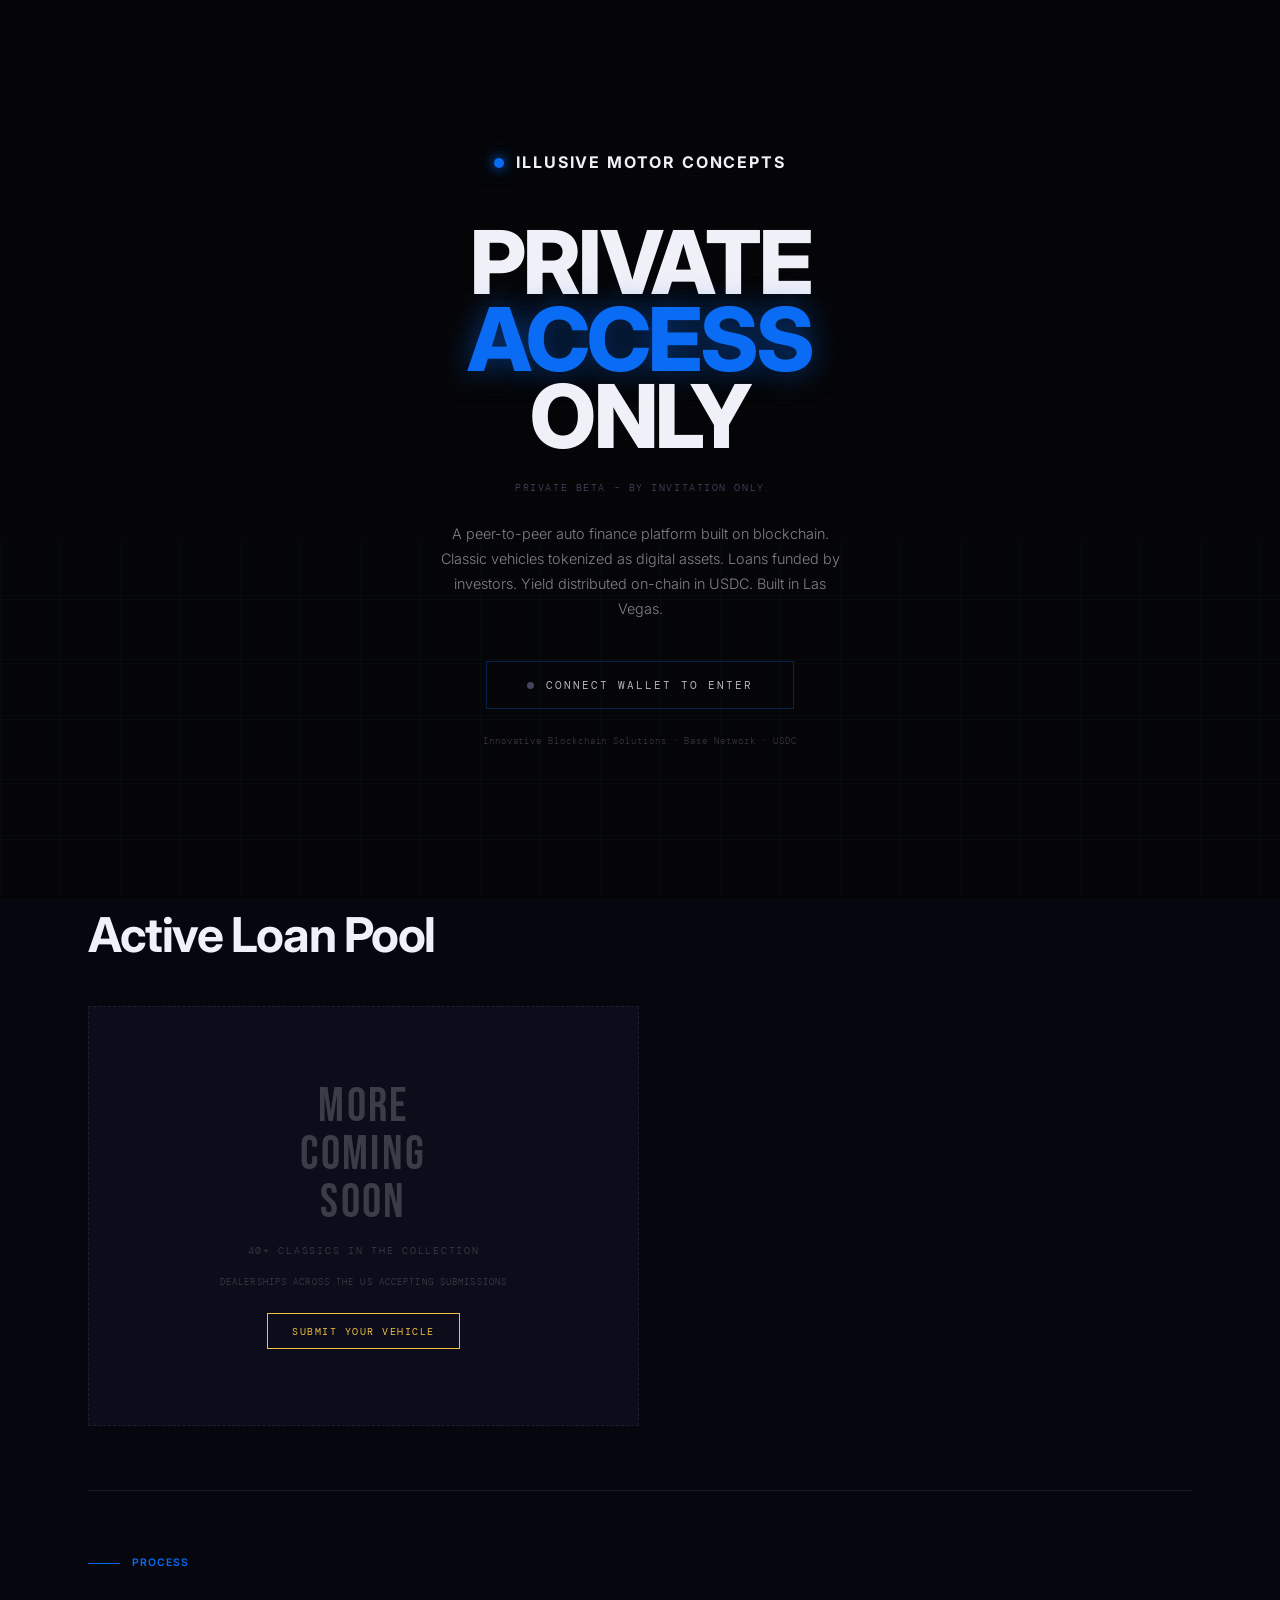
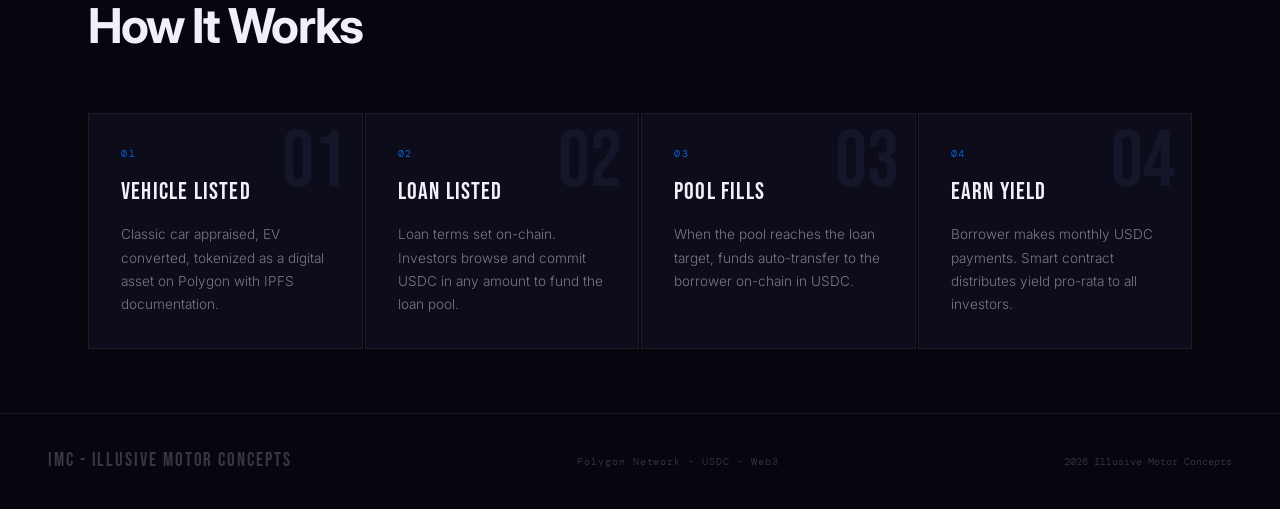
<file: imc/index.html>
<!DOCTYPE html>
<html lang="en">
<head>
<meta charset="UTF-8">
<meta name="viewport" content="width=device-width, initial-scale=1.0">
<title>Illusive Motor Concepts - Web3 Auto Finance</title>
<link href="https://fonts.googleapis.com/css2?family=Bebas+Neue&family=DM+Mono:wght@300;400;500&family=Inter:wght@300;400;500;600&display=swap" rel="stylesheet">
<style>
:root{--bg:#06060f;--surface:#0c0c1a;--surface2:#11111f;--surface3:#16162a;--border:rgba(255,255,255,0.07);--border2:rgba(255,255,255,0.12);--neon:#0a6cf5;--neon-glow:rgba(10,108,245,0.25);--ibs-blue:#0a6cf5;--ibs-blue-hover:#1a7cff;--gold:#f0c040;--green:#00ff88;--red:#ff4455;--purple:#8b00ff;--purple2:#cc00ff;--cyan:#00d4ff;--text:#f0f0f8;--muted:rgba(255,255,255,0.45);--dim:rgba(255,255,255,0.2);}
*,*::before,*::after{box-sizing:border-box;margin:0;padding:0;}
html{scroll-behavior:smooth;}
body{background:var(--bg);color:var(--text);font-family:'Inter',sans-serif;font-weight:300;line-height:1.6;overflow-x:hidden;}
body::before{content:'';position:fixed;inset:0;background:repeating-linear-gradient(0deg,rgba(0,212,255,0.012) 0px,rgba(0,212,255,0.012) 1px,transparent 1px,transparent 4px);pointer-events:none;z-index:9000;}
.nav{position:fixed;top:0;left:0;right:0;z-index:100;padding:1rem 3rem;display:flex;justify-content:space-between;align-items:center;background:rgba(5,5,7,0.9);backdrop-filter:blur(20px);border-bottom:1px solid var(--border);}
.nav-logo{font-family:'Bebas Neue',sans-serif;font-size:1.6rem;letter-spacing:0.1em;color:var(--text);text-decoration:none;display:flex;align-items:center;gap:0.75rem;}
.nav-dot{width:8px;height:8px;border-radius:50%;background:var(--neon);box-shadow:0 0 8px var(--neon);animation:pulse-neon 2s infinite;}
.nav-links{display:flex;gap:2rem;list-style:none;}
.nav-links a{font-family:'DM Mono',monospace;font-size:0.65rem;letter-spacing:0.15em;text-transform:uppercase;color:var(--muted);text-decoration:none;transition:color 0.2s;cursor:pointer;}
.nav-links a:hover{color:var(--neon);}
.nav-links a.dealer{color:var(--gold);}
.nav-wallet{font-family:'DM Mono',monospace;font-size:0.65rem;letter-spacing:0.12em;text-transform:uppercase;background:transparent;border:1px solid var(--border2);color:var(--muted);padding:0.5rem 1.25rem;cursor:pointer;display:flex;align-items:center;gap:0.5rem;transition:all 0.2s;}
.nav-wallet:hover{border-color:var(--neon);color:var(--neon);}
.w-dot{width:6px;height:6px;border-radius:50%;background:var(--dim);transition:all 0.3s;}
.w-dot.on{background:var(--neon);box-shadow:0 0 6px var(--neon);}
.glass-card{background:linear-gradient(135deg,rgba(255,255,255,0.03) 0%,rgba(255,255,255,0.01) 100%);border:1px solid var(--border);backdrop-filter:blur(10px);position:relative;overflow:hidden;transition:border-color 0.3s;}
.glass-card::before{content:'';position:absolute;inset:0;background:linear-gradient(135deg,rgba(0,212,255,0.03) 0%,transparent 60%);pointer-events:none;}
.glass-card:hover{border-color:rgba(0,212,255,0.3);}
.btn-neon{background:transparent;border:1px solid var(--neon);color:var(--neon);padding:0.85rem 2rem;font-family:'DM Mono',monospace;font-size:0.7rem;letter-spacing:0.18em;text-transform:uppercase;cursor:pointer;transition:all 0.2s;}
.btn-neon:hover{box-shadow:0 0 20px var(--neon-glow);}
.btn-gold{background:var(--gold);border:none;color:#050507;padding:0.85rem 2rem;font-family:'DM Mono',monospace;font-size:0.7rem;font-weight:500;letter-spacing:0.18em;text-transform:uppercase;cursor:pointer;transition:all 0.2s;}
.btn-gold:hover{background:#f8d060;box-shadow:0 0 20px rgba(240,192,64,0.4);}
.sl{font-family:'DM Mono',monospace;font-size:0.6rem;letter-spacing:0.25em;text-transform:uppercase;color:var(--neon);display:flex;align-items:center;gap:0.75rem;margin-bottom:1rem;}
.sl::before{content:'';width:2rem;height:1px;background:var(--neon);box-shadow:0 0 4px var(--neon);}
.stat-card{background:var(--surface2);border:1px solid var(--border);padding:1.5rem 2rem;position:relative;overflow:hidden;}
.stat-card::after{content:'';position:absolute;top:0;left:0;width:100%;height:2px;background:linear-gradient(90deg,transparent,var(--neon),transparent);opacity:0.4;}
.stat-val{font-family:'Bebas Neue',sans-serif;font-size:2.2rem;color:var(--gold);line-height:1;}
.stat-lbl{font-family:'DM Mono',monospace;font-size:0.58rem;letter-spacing:0.18em;text-transform:uppercase;color:var(--dim);margin-top:0.35rem;}
.badge{font-family:'DM Mono',monospace;font-size:0.55rem;letter-spacing:0.15em;text-transform:uppercase;padding:0.2rem 0.6rem;}
.badge-funding{background:rgba(0,212,255,0.1);color:var(--neon);border:1px solid rgba(0,212,255,0.3);}
.badge-active{background:rgba(0,255,136,0.1);color:var(--green);border:1px solid rgba(0,255,136,0.3);}
.badge-ev{background:rgba(136,85,255,0.1);color:var(--purple);border:1px solid rgba(136,85,255,0.3);}
.prog-wrap{width:100%;height:4px;background:var(--surface3);position:relative;overflow:hidden;}
.prog-fill{height:100%;background:linear-gradient(90deg,var(--neon),var(--purple));box-shadow:0 0 8px var(--neon-glow);transition:width 0.8s ease;}
.ndiv{width:100%;height:1px;background:linear-gradient(90deg,transparent,var(--neon),transparent);opacity:0.25;margin:3rem 0;}
@keyframes pulse-neon{0%,100%{opacity:1;box-shadow:0 0 8px var(--neon),0 0 16px var(--neon-glow);}50%{opacity:0.6;box-shadow:0 0 4px var(--neon);}}
@keyframes fadeUp{from{opacity:0;transform:translateY(20px);}to{opacity:1;transform:translateY(0);}}
::-webkit-scrollbar{width:4px;}
::-webkit-scrollbar-track{background:var(--bg);}
::-webkit-scrollbar-thumb{background:var(--border2);}
::-webkit-scrollbar-thumb:hover{background:var(--neon);}
@media(max-width:768px){.nav{padding:1rem 1.5rem;}.nav-links{display:none;}}
</style>

<style>
/* IBS DESIGN SYSTEM OVERRIDE */
@import url('https://fonts.googleapis.com/css2?family=Inter:wght@200;300;400;500;600;700;800;900&display=swap');
body{font-family:'Inter',system-ui,sans-serif!important;-webkit-font-smoothing:antialiased;}
h1,h2,h3,h4,h5{font-family:'Inter',sans-serif!important;letter-spacing:-0.03em!important;}
.nav-logo{font-family:'Inter',sans-serif!important;font-weight:700!important;font-size:0.9rem!important;letter-spacing:-0.01em!important;}
.nav-links a{font-family:'Inter',sans-serif!important;font-size:0.78rem!important;letter-spacing:-0.01em!important;text-transform:none!important;color:rgba(255,255,255,0.55)!important;}
.nav-links a:hover{color:rgba(255,255,255,0.9)!important;}
.nav-wallet{font-family:'Inter',sans-serif!important;font-size:0.72rem!important;font-weight:500!important;letter-spacing:0.01em!important;text-transform:none!important;border-radius:980px!important;transition:all 0.2s!important;}
.nav-wallet:hover,.nav-wallet.connected{border-color:#0a6cf5!important;color:#fff!important;background:rgba(10,108,245,0.08)!important;}
.w-dot.on{background:#0a6cf5!important;box-shadow:0 0 6px #0a6cf5!important;}
.btn-neon{background:#0a6cf5!important;border:none!important;color:#fff!important;border-radius:980px!important;font-family:'Inter',sans-serif!important;font-weight:600!important;font-size:0.78rem!important;letter-spacing:0.01em!important;text-transform:none!important;box-shadow:0 4px 20px rgba(10,108,245,0.25)!important;transition:all 0.2s!important;}
.btn-neon:hover{background:#1a7cff!important;box-shadow:0 8px 30px rgba(10,108,245,0.4)!important;transform:translateY(-1px)!important;}
.btn-gold{border-radius:980px!important;font-family:'Inter',sans-serif!important;font-weight:700!important;font-size:0.78rem!important;text-transform:none!important;letter-spacing:0.01em!important;}
.btn-ghost,.btn-outline{border-radius:980px!important;font-family:'Inter',sans-serif!important;font-weight:500!important;font-size:0.78rem!important;text-transform:none!important;}
.sl{font-family:'Inter',sans-serif!important;font-weight:600!important;font-size:0.65rem!important;letter-spacing:0.1em!important;color:#0a6cf5!important;}
.sl::before{background:#0a6cf5!important;box-shadow:none!important;}
.stat-val{font-family:'Inter',sans-serif!important;font-weight:800!important;letter-spacing:-0.04em!important;color:#0a6cf5!important;text-shadow:0 0 20px rgba(10,108,245,0.3)!important;}
.stat-lbl{font-family:'Inter',sans-serif!important;font-weight:500!important;font-size:0.62rem!important;letter-spacing:0.06em!important;}
.badge{font-family:'Inter',sans-serif!important;font-weight:600!important;font-size:0.6rem!important;letter-spacing:0.06em!important;border-radius:980px!important;}
.badge-funding{background:rgba(10,108,245,0.1)!important;color:#0a6cf5!important;border:1px solid rgba(10,108,245,0.25)!important;}
.card,.stat-card,.position-card,.vault-card,.listing-card{background:linear-gradient(145deg,#0e0e20 0%,#0a0a18 100%)!important;border:1px solid rgba(255,255,255,0.07)!important;border-radius:20px!important;box-shadow:0 16px 40px rgba(0,0,0,0.4),0 4px 12px rgba(0,0,0,0.3),inset 0 1px 0 rgba(255,255,255,0.05)!important;transition:transform 0.35s cubic-bezier(0.34,1.56,0.64,1),box-shadow 0.35s!important;}
.card:hover,.stat-card:hover,.position-card:hover,.listing-card:hover{transform:translateY(-3px)!important;box-shadow:0 24px 60px rgba(0,0,0,0.5),0 8px 24px rgba(10,108,245,0.06),0 0 0 1px rgba(10,108,245,0.12)!important;border-color:rgba(10,108,245,0.15)!important;}
.card::before,.stat-card::before,.position-card::before{background:linear-gradient(90deg,transparent,#0a6cf5,#8b00ff,transparent)!important;opacity:0.4!important;height:1px!important;}
.prog-fill,.progress-fill,.fund-fill{background:linear-gradient(90deg,#0a6cf5,#8b00ff)!important;box-shadow:0 0 8px rgba(10,108,245,0.3)!important;}
.ndiv,hr{background:linear-gradient(90deg,transparent,rgba(10,108,245,0.2),transparent)!important;border:none!important;height:1px!important;}
input[type=text],input[type=number],input[type=email],input[type=password],select,textarea{background:rgba(255,255,255,0.04)!important;border:1px solid rgba(255,255,255,0.1)!important;border-radius:12px!important;font-family:'Inter',sans-serif!important;font-size:0.9rem!important;font-weight:300!important;transition:border-color 0.2s,box-shadow 0.2s!important;}
input:focus,select:focus,textarea:focus{border-color:#0a6cf5!important;box-shadow:0 0 0 3px rgba(10,108,245,0.12)!important;outline:none!important;}
label{font-family:'Inter',sans-serif!important;font-size:0.7rem!important;font-weight:600!important;letter-spacing:0.04em!important;text-transform:uppercase!important;color:rgba(255,255,255,0.4)!important;}
::-webkit-scrollbar{width:4px;height:4px;}
::-webkit-scrollbar-track{background:transparent;}
::-webkit-scrollbar-thumb{background:rgba(10,108,245,0.3);border-radius:2px;}
::selection{background:rgba(10,108,245,0.25);color:#fff;}
</style>

</head>
<body>
<style>
.ibs-grid-bg{position:fixed;inset:0;pointer-events:none;z-index:0;
  background-image:
    linear-gradient(rgba(10,108,245,0.04) 1px,transparent 1px),
    linear-gradient(90deg,rgba(10,108,245,0.04) 1px,transparent 1px);
  background-size:60px 60px;
  animation:grid-pulse 4s ease-in-out infinite;}
@keyframes grid-pulse{0%,100%{opacity:0.5}50%{opacity:1}}
</style>
<div class="ibs-grid-bg"></div>



<!-- GATE -->
<div id="imcGate" style="position:fixed;inset:0;z-index:9999;background:#050507;display:flex;flex-direction:column;align-items:center;justify-content:center;padding:2rem;">
  <div style="position:absolute;inset:0;background:repeating-linear-gradient(0deg,rgba(0,212,255,0.01) 0px,rgba(0,212,255,0.01) 1px,transparent 1px,transparent 4px);pointer-events:none;"></div>
  <div style="position:absolute;bottom:0;left:0;right:0;height:40%;background:repeating-linear-gradient(90deg,rgba(10,108,245,0.03) 0,rgba(0,212,255,0.025) 1px,transparent 1px,transparent 60px),repeating-linear-gradient(0deg,rgba(10,108,245,0.03) 0,rgba(0,212,255,0.025) 1px,transparent 1px,transparent 60px);pointer-events:none;"></div>
  <div style="text-align:center;position:relative;z-index:1;max-width:560px;">
    <div style="display:flex;align-items:center;justify-content:center;gap:0.75rem;margin-bottom:3rem;">
      <div style="width:10px;height:10px;border-radius:50%;background:#0a6cf5;box-shadow:0 0 12px #0a6cf5,0 0 24px rgba(10,108,245,0.4);animation:pulse-neon 2s infinite;"></div>
      <div style="font-family:'Inter',sans-serif;font-size:1rem;font-weight:700;letter-spacing:0.12em;color:#f0f0f8;">ILLUSIVE MOTOR CONCEPTS</div>
    </div>
    <h1 style="font-family:'Inter',sans-serif;font-weight:800;font-size:clamp(2.5rem,8vw,5.5rem);line-height:0.88;letter-spacing:0.02em;margin-bottom:1.5rem;">
      PRIVATE<br><span style="color:#0a6cf5;text-shadow:0 0 30px rgba(10,108,245,0.5);">ACCESS</span><br>ONLY
    </h1>
    <p style="font-family:'DM Mono',monospace;font-size:0.65rem;letter-spacing:0.15em;text-transform:uppercase;color:#444460;margin-bottom:1.5rem;">Private Beta - By Invitation Only</p>
    <p style="font-family:'Inter',sans-serif;font-size:0.9rem;color:rgba(255,255,255,0.5);line-height:1.75;max-width:400px;margin:0 auto 2.5rem;">A peer-to-peer auto finance platform built on blockchain. Classic vehicles tokenized as digital assets. Loans funded by investors. Yield distributed on-chain in USDC. Built in Las Vegas.</p>
    <button id="gateWalletBtn" style="font-family:'DM Mono',monospace;font-size:0.7rem;letter-spacing:0.18em;text-transform:uppercase;background:transparent;border:1px solid rgba(10,108,245,0.3);color:rgba(255,255,255,0.7);padding:1rem 2.5rem;cursor:pointer;display:inline-flex;align-items:center;gap:0.75rem;transition:all 0.2s;margin-bottom:1.5rem;"
      onclick="var AUTH=['0x6c6ad1de674c292c088b29aa1312b991590bbb9f','0x8050d5462309dd334116bb3e949386c3238db9ac'];var b=this,d=document.getElementById('gateDot'),l=document.getElementById('gateLabel');if(!window.ethereum){l.textContent='Install MetaMask';return;}l.textContent='Connecting...';window.ethereum.request({method:'eth_requestAccounts'}).then(function(a){var addr=a[0].toLowerCase();if(AUTH.indexOf(addr)>-1){d.style.background='#00d4ff';d.style.boxShadow='0 0 8px #00d4ff';l.textContent=a[0].slice(0,6)+'...'+a[0].slice(-4)+' Unlocked';b.style.borderColor='#00d4ff';b.style.color='#00d4ff';document.getElementById('accessDenied').style.display='none';var g=document.getElementById('imcGate');g.style.transition='opacity 0.8s';g.style.opacity='0';setTimeout(function(){g.style.display='none';document.getElementById('wDot').classList.add('on');document.getElementById('wLabel').textContent=a[0].slice(0,6)+'...'+a[0].slice(-4);document.getElementById('walletBtn').style.borderColor='var(--neon)';document.getElementById('walletBtn').style.color='var(--neon)';walletConnected=true;loadDynamicListings();},800);}else{document.getElementById('accessDenied').style.display='block';document.getElementById('deniedAddr').textContent=a[0]+' not authorized';d.style.background='#ff4455';b.style.color='#ff4455';b.style.borderColor='rgba(255,68,85,0.4)';l.textContent='Access Denied';}}).catch(function(){l.textContent='Connect Wallet to Enter';});">
      <span id="gateDot" style="width:7px;height:7px;border-radius:50%;background:#444460;transition:all 0.3s;flex-shrink:0;"></span>
      <span id="gateLabel">Connect Wallet to Enter</span>
    </button>
    <div id="accessDenied" style="display:none;background:rgba(255,68,85,0.08);border:1px solid rgba(255,68,85,0.2);padding:0.85rem 1.5rem;margin-bottom:1.5rem;">
      <div style="font-family:'DM Mono',monospace;font-size:0.62rem;letter-spacing:0.15em;text-transform:uppercase;color:#ff4455;">Access Denied</div>
      <div style="font-family:'DM Mono',monospace;font-size:0.58rem;color:#444460;letter-spacing:0.1em;margin-top:0.35rem;" id="deniedAddr"></div>
    </div>
    <p style="font-family:'DM Mono',monospace;font-size:0.58rem;letter-spacing:0.1em;color:rgba(255,255,255,0.2);line-height:1.8;">Innovative Blockchain Solutions · Base Network · USDC</p>
  </div>
</div>

<!-- NAV -->
<nav class="nav">
  <a href="#" class="nav-logo"><div class="nav-dot"></div>IMC</a>
  <div style="display:flex;align-items:center;gap:1.5rem;">
    <a href="index.html" style="font-family:'DM Mono',monospace;font-size:0.62rem;letter-spacing:0.15em;text-transform:uppercase;color:var(--neon);text-decoration:none;">Marketplace</a>
    <a href="dashboard.html" style="font-family:'DM Mono',monospace;font-size:0.62rem;letter-spacing:0.15em;text-transform:uppercase;color:var(--neon);text-decoration:none;">Dashboard</a>
    <a href="status.html" style="font-family:'DM Mono',monospace;font-size:0.62rem;letter-spacing:0.15em;text-transform:uppercase;color:var(--dim);text-decoration:none;">My Status</a>
    <a href="apply.html" style="font-family:'DM Mono',monospace;font-size:0.62rem;letter-spacing:0.15em;text-transform:uppercase;color:var(--dim);text-decoration:none;">Apply</a>
    <a href="dealer.html" style="font-family:'DM Mono',monospace;font-size:0.62rem;letter-spacing:0.15em;text-transform:uppercase;color:var(--dim);text-decoration:none;">Dealer</a>
    <a href="admin.html" style="font-family:'DM Mono',monospace;font-size:0.62rem;letter-spacing:0.15em;text-transform:uppercase;color:var(--gold);text-decoration:none;">Admin</a>
  </div>
  <button class="nav-wallet" id="walletBtn" onclick="connectWallet()">
    <div class="w-dot" id="wDot"></div>
    <span id="wLabel">Connect Wallet</span>
  </button>
</nav>

<!-- MAIN -->
<div style="max-width:1200px;margin:0 auto;padding:0 3rem;">

  <!-- Hero -->
  <div style="padding:6rem 0 4rem;position:relative;">
    <div style="position:absolute;top:20%;right:0;width:400px;height:400px;background:radial-gradient(circle,rgba(0,212,255,0.05) 0%,transparent 70%);pointer-events:none;"></div>
    <div class="sl">Illusive Motor Concepts - Web3 Auto Finance</div>
    <h1 style="font-family:'Bebas Neue',sans-serif;font-size:clamp(3.5rem,8vw,6.5rem);line-height:0.88;letter-spacing:0.02em;margin-bottom:2rem;">
      INVEST IN<br><span style="color:var(--neon);text-shadow:0 0 20px var(--neon-glow);">CLASSIC</span><br>VEHICLES
    </h1>
    <p style="font-size:1rem;color:var(--muted);line-height:1.75;max-width:460px;margin-bottom:2.5rem;">
      Peer-to-peer auto loans backed by tokenized classic vehicles. Earn yield in USDC. Every loan is a digital asset. Every payment is on-chain.
    </p>
    <div style="display:flex;gap:1rem;flex-wrap:wrap;">
      <button class="btn-gold" onclick="document.getElementById('marketplace').scrollIntoView({behavior:'smooth'})">Browse Loans</button>
      <a href="apply.html"><button class="btn-neon">Apply for Financing</button></a>
    </div>
  </div>

  <!-- Stats -->
  <div style="display:grid;grid-template-columns:repeat(4,1fr);gap:2px;margin-bottom:3rem;" id="statsBar">
    <div class="stat-card"><div class="stat-val" id="statListed">$157K</div><div class="stat-lbl">Total Listed</div></div>
    <div class="stat-card"><div class="stat-val">12%</div><div class="stat-lbl">Avg APR</div></div>
    <div class="stat-card"><div class="stat-val" id="statInvestors">23</div><div class="stat-lbl">Active Investors</div></div>
    <div class="stat-card"><div class="stat-val">3</div><div class="stat-lbl">Active Loans</div></div>
  </div>

  <div class="ndiv"></div>

  <!-- Marketplace -->
  <div id="marketplace" style="margin-bottom:4rem;">
    <div style="display:flex;align-items:center;justify-content:space-between;margin-bottom:2rem;flex-wrap:wrap;gap:1rem;">
      <div>
        <div class="sl">Live Opportunities</div>
        <h2 style="font-family:'Bebas Neue',sans-serif;font-size:clamp(2rem,4vw,3rem);letter-spacing:0.02em;">Active Loan Pool</h2>
      </div>
    </div>

    <!-- Vehicle Cards Grid -->
    <div style="display:grid;grid-template-columns:repeat(auto-fill,minmax(380px,1fr));gap:2px;margin-bottom:2rem;">

      <!-- Dynamic listings from imc_listings -->
      <div id="dynamicListings" style="display:contents;"></div>

      <!-- Coming Soon -->
      <div style="background:var(--surface);border:1px dashed var(--border);padding:3rem 2rem;display:flex;flex-direction:column;align-items:center;justify-content:center;gap:1rem;min-height:420px;">
        <div style="font-family:'Bebas Neue',sans-serif;font-size:3rem;color:var(--dim);letter-spacing:0.05em;text-align:center;line-height:1;">MORE<br>COMING<br>SOON</div>
        <div style="font-family:'DM Mono',monospace;font-size:0.6rem;letter-spacing:0.18em;text-transform:uppercase;color:var(--dim);text-align:center;">40+ classics in the collection</div>
        <div style="font-family:'DM Mono',monospace;font-size:0.58rem;letter-spacing:0.12em;text-transform:uppercase;color:var(--dim);text-align:center;">Dealerships across the US accepting submissions</div>
        <a href="dealer.html"><button style="margin-top:0.5rem;background:transparent;border:1px solid var(--gold);color:var(--gold);padding:0.65rem 1.5rem;font-family:'DM Mono',monospace;font-size:0.62rem;letter-spacing:0.15em;text-transform:uppercase;cursor:pointer;">Submit Your Vehicle</button></a>
      </div>
    </div>
  </div>

  <!-- How It Works -->
  <div style="border-top:1px solid var(--border);padding-top:4rem;margin-bottom:4rem;">
    <div class="sl">Process</div>
    <h2 style="font-family:'Bebas Neue',sans-serif;font-size:clamp(2rem,4vw,3rem);margin-bottom:3rem;letter-spacing:0.02em;">How It Works</h2>
    <div style="display:grid;grid-template-columns:repeat(4,1fr);gap:2px;">
      <div style="background:var(--surface);border:1px solid var(--border);padding:2rem;position:relative;overflow:hidden;">
        <div style="font-family:'Bebas Neue',sans-serif;font-size:5rem;color:var(--surface3);position:absolute;top:0.5rem;right:1rem;line-height:1;">01</div>
        <div style="font-family:'DM Mono',monospace;font-size:0.6rem;letter-spacing:0.2em;text-transform:uppercase;color:var(--neon);margin-bottom:0.75rem;">01</div>
        <div style="font-family:'Bebas Neue',sans-serif;font-size:1.5rem;color:var(--text);letter-spacing:0.05em;margin-bottom:0.75rem;">Vehicle Listed</div>
        <div style="font-size:0.85rem;color:var(--muted);line-height:1.7;">Classic car appraised, EV converted, tokenized as a digital asset on Polygon with IPFS documentation.</div>
      </div>
      <div style="background:var(--surface);border:1px solid var(--border);padding:2rem;position:relative;overflow:hidden;">
        <div style="font-family:'Bebas Neue',sans-serif;font-size:5rem;color:var(--surface3);position:absolute;top:0.5rem;right:1rem;line-height:1;">02</div>
        <div style="font-family:'DM Mono',monospace;font-size:0.6rem;letter-spacing:0.2em;text-transform:uppercase;color:var(--neon);margin-bottom:0.75rem;">02</div>
        <div style="font-family:'Bebas Neue',sans-serif;font-size:1.5rem;color:var(--text);letter-spacing:0.05em;margin-bottom:0.75rem;">Loan Listed</div>
        <div style="font-size:0.85rem;color:var(--muted);line-height:1.7;">Loan terms set on-chain. Investors browse and commit USDC in any amount to fund the loan pool.</div>
      </div>
      <div style="background:var(--surface);border:1px solid var(--border);padding:2rem;position:relative;overflow:hidden;">
        <div style="font-family:'Bebas Neue',sans-serif;font-size:5rem;color:var(--surface3);position:absolute;top:0.5rem;right:1rem;line-height:1;">03</div>
        <div style="font-family:'DM Mono',monospace;font-size:0.6rem;letter-spacing:0.2em;text-transform:uppercase;color:var(--neon);margin-bottom:0.75rem;">03</div>
        <div style="font-family:'Bebas Neue',sans-serif;font-size:1.5rem;color:var(--text);letter-spacing:0.05em;margin-bottom:0.75rem;">Pool Fills</div>
        <div style="font-size:0.85rem;color:var(--muted);line-height:1.7;">When the pool reaches the loan target, funds auto-transfer to the borrower on-chain in USDC.</div>
      </div>
      <div style="background:var(--surface);border:1px solid var(--border);padding:2rem;position:relative;overflow:hidden;">
        <div style="font-family:'Bebas Neue',sans-serif;font-size:5rem;color:var(--surface3);position:absolute;top:0.5rem;right:1rem;line-height:1;">04</div>
        <div style="font-family:'DM Mono',monospace;font-size:0.6rem;letter-spacing:0.2em;text-transform:uppercase;color:var(--neon);margin-bottom:0.75rem;">04</div>
        <div style="font-family:'Bebas Neue',sans-serif;font-size:1.5rem;color:var(--text);letter-spacing:0.05em;margin-bottom:0.75rem;">Earn Yield</div>
        <div style="font-size:0.85rem;color:var(--muted);line-height:1.7;">Borrower makes monthly USDC payments. Smart contract distributes yield pro-rata to all investors.</div>
      </div>
    </div>
  </div>
</div>

<!-- Footer -->
<footer style="border-top:1px solid var(--border);padding:2rem 3rem;display:flex;justify-content:space-between;align-items:center;flex-wrap:wrap;gap:1rem;">
  <div style="font-family:'Bebas Neue',sans-serif;font-size:1.2rem;color:var(--dim);letter-spacing:0.1em;">IMC - Illusive Motor Concepts</div>
  <div style="font-family:'DM Mono',monospace;font-size:0.6rem;color:var(--dim);letter-spacing:0.1em;">Polygon Network - USDC - Web3</div>
  <div style="font-family:'DM Mono',monospace;font-size:0.6rem;color:var(--dim);">2026 Illusive Motor Concepts</div>
</footer>

<script>
var SB_URL = 'https://jtifhcvbgxqwlywugvjv.supabase.co';
var SB_KEY = 'eyJhbGciOiJIUzI1NiIsInR5cCI6IkpXVCJ9.eyJpc3MiOiJzdXBhYmFzZSIsInJlZiI6Imp0aWZoY3ZiZ3hxd2x5d3Vndmp2Iiwicm9sZSI6ImFub24iLCJpYXQiOjE3NzI1MDc5NTgsImV4cCI6MjA4ODA4Mzk1OH0.UfRVLuvM8_HPvKXUEDXb0cxR50znv16L5Tf99AnSc7g';
var walletConnected = false;

function connectWallet() {
  if (!window.ethereum) { alert('Please install MetaMask.'); return; }
  window.ethereum.request({ method: 'eth_requestAccounts' })
    .then(function(a) {
      walletConnected = true;
      var short = a[0].slice(0,6) + '...' + a[0].slice(-4);
      document.getElementById('wDot').classList.add('on');
      document.getElementById('wLabel').textContent = short;
      document.getElementById('walletBtn').style.borderColor = 'var(--neon)';
      document.getElementById('walletBtn').style.color = 'var(--neon)';
    })
    .catch(function(e) { console.error(e); });
}


// -- SMART CONTRACT CONFIG --------------------------------
var NFT_ADDRESS      = '0x7aa55016aa503fdacdf8736b2c1774ea6a46dbcb';
var VAULT_BELAIR     = '0x4d525e0DE065973b8CB4367c09e9796254d05f5d';
var VAULT_CHARGER    = '0x00C18588F028483098c28aC21B89AdbA1F097011';
var VAULT_MUSTANG    = '0x8e03a6A1fa7D4F21bF43a6d27B6fBd5C1DC0A0Ad';
var VAULT_ADDRESS    = VAULT_BELAIR; // default for single vault calls
var BASE_CHAIN_ID = '0x14A34';

function loadVaultProgress() {
  loadSingleVaultProgress(VAULT_BELAIR, 0);
  loadSingleVaultProgress(VAULT_CHARGER, 1);
  loadSingleVaultProgress(VAULT_MUSTANG, 2);
}

function loadSingleVaultProgress(vaultAddr, cardIndex) {
  if (!window.ethereum) return;
  // getFundingProgress() selector: 0xcf1d224b
  window.ethereum.request({
    method: 'eth_call',
    params: [{ to: vaultAddr, data: '0xcf1d224b' }, 'latest']
  })
  .then(function(result) {
    if (!result || result === '0x') return;
    // Returns: funded, target, remaining, percentFunded (each 32 bytes)
    var hex = result.slice(2);
    var funded  = parseInt(hex.slice(0,   64), 16);
    var target  = parseInt(hex.slice(64,  128), 16);
    var pct     = parseInt(hex.slice(192, 256), 16);
    var fundedUSD = Math.floor(funded / 1e6);
    var targetUSD = Math.floor(target / 1e6);
    var barIds = ['bar-belair','bar-charger','bar-mustang'];
    var bar = document.getElementById(barIds[cardIndex]);
    if (bar) bar.style.width = Math.min(pct, 100) + '%';
    var fundedEls = document.querySelectorAll('[data-funded]');
    if (fundedEls[cardIndex]) fundedEls[cardIndex].textContent = '$' + fundedUSD.toLocaleString() + ' / $' + targetUSD.toLocaleString() + ' USDC funded';
    var pctEls = document.querySelectorAll('[data-pct]');
    if (pctEls[cardIndex]) pctEls[cardIndex].textContent = pct + '%';
    console.log('Vault: $' + fundedUSD + ' / $' + targetUSD + ' (' + pct + '%)');
  })
  .catch(function(e) { console.log('Vault read:', e.message); });
}

function switchToBase() {
  if (!window.ethereum) return;
  window.ethereum.request({ method: 'eth_chainId' })
  .then(function(chainId) {
    if (chainId !== BASE_CHAIN_ID) {
      return window.ethereum.request({
        method: 'wallet_addEthereumChain',
        params: [{
          chainId: BASE_CHAIN_ID,
          chainName: 'Base Sepolia Testnet',
          nativeCurrency: { name: 'ETH', symbol: 'ETH', decimals: 18 },
          rpcUrls: ['https://sepolia.base.org'],
          blockExplorerUrls: ['https://sepolia.basescan.org']
        }]
      });
    }
  })
  .then(function() { loadVaultProgress(); loadDynamicListings(); })
  .catch(function(e) { console.log('Chain switch:', e.message); });
}


// -- USDC + INVEST CONFIG ---------------------------------
var USDC_ADDRESS = '0x036CbD53842c5426634e7929541ec2318f3dcf7e'; // MockUSDC testnet
// USDC approve(address,uint256) selector: 0x095ea7b3
// USDC balanceOf(address) selector: 0x70a08231
// vault invest(uint256) selector: 0x2af4b637 -- wait, compute below
// invest(uint256): keccak first 4 bytes

var currentInvestVehicle = null;

function openInvestModal(vehicleId, vehicleName, loanTarget, vaultAddr) {
  currentInvestVehicle = { id: vehicleId, name: vehicleName, target: loanTarget, vault: vaultAddr || VAULT_BELAIR };
  document.getElementById('investVehicleName').textContent = vehicleName;
  document.getElementById('investTarget').textContent = '$' + (loanTarget/1e6).toFixed(2) + ' USDC';
  document.getElementById('investAmount').value = '';
  document.getElementById('investStatus').textContent = '';
  document.getElementById('investStatus').style.color = 'var(--muted)';
  document.getElementById('investBtn').textContent = 'Approve & Invest';
  document.getElementById('investBtn').disabled = false;
  document.getElementById('investModal').style.display = 'flex';
  // Load current USDC balance
  loadUSDCBalance();
}

function closeInvestModal() {
  document.getElementById('investModal').style.display = 'none';
  currentInvestVehicle = null;
}

function loadUSDCBalance() {
  if (!window.ethereum || !window.ethereum.selectedAddress) return;
  // balanceOf(address) = 0x70a08231
  var addr = window.ethereum.selectedAddress;
  var padded = '000000000000000000000000' + addr.slice(2).toLowerCase();
  window.ethereum.request({
    method: 'eth_call',
    params: [{ to: USDC_ADDRESS, data: '0x70a08231' + padded }, 'latest']
  })
  .then(function(result) {
    if (!result || result === '0x') return;
    var bal = parseInt(result, 16);
    var balFormatted = (bal / 1e6).toFixed(2);
    document.getElementById('usdcBalance').textContent = 'Your balance: $' + balFormatted + ' USDC';
  })
  .catch(function(e) { console.log('Balance check:', e.message); });
}

function doInvest() {
  if (!window.ethereum) { alert('Connect MetaMask to invest.'); return; }
  if (!window.ethereum.selectedAddress) { alert('Connect your wallet first.'); return; }

  var amountInput = document.getElementById('investAmount').value;
  var amountFloat = parseFloat(amountInput);
  if (!amountFloat || amountFloat <= 0) {
    setInvestStatus('Enter a valid amount', 'var(--red)'); return;
  }

  // Convert to 6 decimal USDC units
  var amountRaw = Math.floor(amountFloat * 1e6);
  var btn = document.getElementById('investBtn');
  btn.disabled = true;

  setInvestStatus('Step 1/2 - Approving USDC...', 'var(--gold)');

  // Step 1: approve(vault, amount)
  // approve(address,uint256) selector: 0x095ea7b3
  var activeVault = currentInvestVehicle.vault || VAULT_ADDRESS;
  var vaultPadded = '000000000000000000000000' + activeVault.slice(2).toLowerCase();
  var amountHex = amountRaw.toString(16).padStart(64, '0');
  var approveData = '0x095ea7b3' + vaultPadded + amountHex;

  window.ethereum.request({
    method: 'eth_sendTransaction',
    params: [{ from: window.ethereum.selectedAddress, to: USDC_ADDRESS, data: approveData, gas: '0x186A0'}]
  })
  .then(function(approveTx) {
    console.log('Approve TX:', approveTx);
    setInvestStatus('Approved! Step 2/2 - Investing...', 'var(--gold)');
    // Wait a couple seconds for approval to confirm then invest
    return new Promise(function(resolve) { setTimeout(resolve, 3000); });
  })
  .then(function() {
    // Step 2: invest(uint256)
    // invest(uint256) selector: compute keccak256("invest(uint256)") = 0x2af4b637... 
    // let me use the one from the ABI
    var investAmountHex = amountRaw.toString(16).padStart(64, '0');
    var investData = '0x2afcf480' + investAmountHex; // invest(uint256)
    return window.ethereum.request({
      method: 'eth_sendTransaction',
      params: [{ from: window.ethereum.selectedAddress, to: activeVault, data: investData, gas: '0x7A120'}]
    });
  })
  .then(function(investTx) {
    console.log('Invest TX:', investTx);
    setInvestStatus('Investment confirmed! TX: ' + investTx.slice(0,10) + '...', 'var(--green)');
    btn.textContent = 'Invested!';
    // Refresh progress after 3 seconds
    setTimeout(function() {
      loadVaultProgress();
      loadDynamicListings();
      closeInvestModal();
    }, 3000);
  })
  .catch(function(e) {
    console.error('Invest error:', e);
    setInvestStatus('Error: ' + (e.message || 'Transaction rejected'), 'var(--red)');
    btn.disabled = false;
    btn.textContent = 'Approve & Invest';
  });
}

function setInvestStatus(msg, color) {
  var el = document.getElementById('investStatus');
  el.textContent = msg;
  el.style.color = color || 'var(--muted)';
}

function loadDynamicListings() {
  fetch(SB_URL + '/rest/v1/imc_listings?select=*&order=created_at.desc', {
    headers: { 'apikey': SB_KEY, 'Authorization': 'Bearer ' + SB_KEY }
  })
  .then(function(r) { return r.json(); })
  .then(function(listings) {
    if (!listings || listings.length === 0) return;
    var container = document.getElementById('dynamicListings');
    console.log('Listings loaded:', listings.length);
    if (!container) return;
    container.style.cssText = 'display:contents;';
    var html = listings.map(function(v) {
      var evBadge = v.ev_converted ? '<span class="badge badge-ev" style="margin-left:0.4rem;">EV</span>' : '';
      var loc = [v.dealer_city, v.dealer_state].filter(Boolean).join(', ') || 'Las Vegas, NV';
      var vehicleName = v.vehicle_name || 'Classic Vehicle';
      var color = v.vehicle_color || '';
      return '<div class="glass-card" style="cursor:pointer;">' +
        '<div style="width:100%;height:480px;background:#080818;position:relative;overflow:hidden;border-bottom:1px solid var(--border);">' +
        (v.metadata_uri ? '<img src="' + v.metadata_uri + '" style="width:100%;height:100%;object-fit:cover;object-position:center center;display:block;transition:transform 0.5s ease;" onerror="this.style.display=\x27none\x27" /><div style="position:absolute;inset:0;background:linear-gradient(to bottom,transparent 50%,rgba(0,0,0,0.5) 100%);pointer-events:none;"></div>' : '') +
        
        '<div style="position:absolute;top:1rem;left:1rem;display:flex;gap:0.5rem;"><span class="badge badge-funding">Funding</span>' + evBadge + '</div>' +
        '<div style="position:absolute;top:1rem;right:1rem;font-family:monospace;font-size:0.6rem;color:var(--gold);">$' + (v.appraised_value||0).toLocaleString() + ' appraised</div>' +
        '</div>' +
        '<div style="padding:1.5rem;">' +
        '<div style="font-family:sans-serif;font-size:1.5rem;font-weight:600;color:var(--text);margin-bottom:0.25rem;">' + vehicleName + '</div>' +
        '<div style="font-family:monospace;font-size:0.6rem;color:var(--muted);margin-bottom:1.25rem;">' + color + ' - ' + loc + '</div>' +
        '<div style="display:grid;grid-template-columns:1fr 1fr 1fr;gap:1rem;padding:1rem;background:var(--surface2);border:1px solid var(--border);margin-bottom:1.5rem;">' +
        '<div><div class="stat-lbl">APR</div><div style="font-size:1.5rem;color:var(--gold);">' + (v.loan_apr||12) + '%</div></div>' +
        '<div><div class="stat-lbl">Term</div><div style="font-size:1.5rem;color:var(--text);">' + (v.loan_term_months||60) + 'mo</div></div>' +
        '<div><div class="stat-lbl">Monthly</div><div style="font-size:1.5rem;color:var(--neon);">$' + Math.round(v.monthly_payment||0) + '</div></div>' +
        '</div>' +
        '<div style="margin-bottom:1.5rem;">' +
        '<div style="display:flex;justify-content:space-between;margin-bottom:0.5rem;">' +
        '<span style="font-family:monospace;font-size:0.58rem;color:var(--dim);text-transform:uppercase;">$0 / $' + (v.loan_amount||0).toLocaleString() + ' USDC funded</span>' +
        '<span style="font-size:0.9rem;color:var(--neon);">0%</span>' +
        '</div>' +
        '<div class="prog-wrap"><div class="prog-fill" style="width:1%;"></div></div>' +
        '<div style="font-family:monospace;font-size:0.58rem;color:var(--dim);margin-top:0.4rem;">New listing - Be the first investor</div>' +
        '</div>' +
        '<div style="display:flex;gap:0.75rem;">' +
        '<button class="btn-neon" style="flex:1;" onclick="openInvestModal(\'' + v.id + '\',\'' + vehicleName + '\',' + ((v.loan_amount||0)*1000000) + ',\'' + (v.vault_contract||'') + '\')">Fund This Loan</button>' +
        '<button class="btn-gold" style="padding:0.85rem 1.25rem;" onclick="location.href=\'apply.html?vehicle=' + v.id + '\'">Apply Now</button>' +
        '</div></div></div>';
    }).join('');
    container.innerHTML = html;
    var dynCards = container.querySelectorAll('.glass-card');
    listings.forEach(function(v, idx) {
      if (!v.vault_contract || !window.ethereum) return;
      window.ethereum.request({method:'eth_call',params:[{to:v.vault_contract,data:'0xcf1d224b'},'latest']})
      .then(function(result){
        if(!result||result==='0x') return;
        var hex=result.slice(2);
        var funded=parseInt(hex.slice(0,64),16);
        var target=parseInt(hex.slice(64,128),16);
        var fundedUSD=Math.floor(funded/1e6);
        var targetUSD=Math.floor(target/1e6);
        var pct=targetUSD>0?Math.round((fundedUSD/targetUSD)*100):0;
        var card=null;
        dynCards.forEach(function(dc){
          var btn=dc.querySelector('button');
          if(btn&&btn.getAttribute('onclick')&&btn.getAttribute('onclick').indexOf(v.id)>-1) card=dc;
        });
        if(!card) return;
        card.querySelectorAll('span').forEach(function(s){
          if(s.textContent.indexOf('USDC funded')>-1) s.textContent='$'+fundedUSD.toLocaleString()+' / $'+targetUSD.toLocaleString()+' USDC funded';
          if(s.textContent==='0%') s.textContent=pct+'%';
        });
        var bar=card.querySelector('.prog-fill');
        if(bar) bar.style.width=Math.min(pct,100)+'%';
      }).catch(function(){});
    });
  })
  .catch(function(e) { console.error('Listings error:', e); });
}

window.addEventListener('load', function() { if (window.ethereum) { switchToBase(); } });
</script>

<!-- INVEST MODAL -->
<div id="investModal" style="display:none;position:fixed;inset:0;background:rgba(5,5,7,0.92);backdrop-filter:blur(8px);z-index:500;align-items:center;justify-content:center;padding:2rem;">
  <div style="background:var(--surface);border:1px solid var(--border);width:100%;max-width:480px;position:relative;">
    <div style="position:absolute;top:0;left:0;right:0;height:2px;background:linear-gradient(90deg,transparent,var(--neon),transparent);opacity:0.6;"></div>
    <div style="padding:1.5rem 2rem;border-bottom:1px solid var(--border);display:flex;justify-content:space-between;align-items:center;">
      <div style="font-family:'Bebas Neue',sans-serif;font-size:1.5rem;letter-spacing:0.05em;color:var(--text);">Invest in <span id="investVehicleName" style="color:var(--neon);">Vehicle</span></div>
      <button onclick="closeInvestModal()" style="background:none;border:none;color:var(--dim);font-size:1.5rem;cursor:pointer;line-height:1;">x</button>
    </div>
    <div style="padding:2rem;">
      <div style="display:flex;justify-content:space-between;margin-bottom:1.5rem;">
        <div style="background:var(--surface2);border:1px solid var(--border);padding:1rem 1.25rem;flex:1;margin-right:0.5rem;">
          <div style="font-family:'DM Mono',monospace;font-size:0.55rem;letter-spacing:0.15em;text-transform:uppercase;color:var(--dim);margin-bottom:0.35rem;">Loan Target</div>
          <div style="font-family:'Bebas Neue',sans-serif;font-size:1.3rem;color:var(--gold);" id="investTarget">--</div>
        </div>
        <div style="background:var(--surface2);border:1px solid var(--border);padding:1rem 1.25rem;flex:1;margin-left:0.5rem;">
          <div style="font-family:'DM Mono',monospace;font-size:0.55rem;letter-spacing:0.15em;text-transform:uppercase;color:var(--dim);margin-bottom:0.35rem;">Your USDC</div>
          <div style="font-family:'DM Mono',monospace;font-size:0.7rem;color:var(--neon);" id="usdcBalance">Loading...</div>
        </div>
      </div>
      <div style="margin-bottom:1rem;">
        <label style="font-family:'DM Mono',monospace;font-size:0.58rem;letter-spacing:0.15em;text-transform:uppercase;color:var(--dim);display:block;margin-bottom:0.4rem;">Amount (USDC)</label>
        <input id="investAmount" type="number" step="0.01" min="0.01" placeholder="e.g. 0.25" style="background:var(--surface2);border:1px solid var(--border);color:var(--text);padding:0.85rem 1rem;font-family:'DM Mono',monospace;font-size:0.85rem;outline:none;width:100%;" oninput="this.style.borderColor='var(--neon)'">
      </div>
      <div style="font-family:'DM Mono',monospace;font-size:0.62rem;margin-bottom:1.25rem;min-height:1.2rem;" id="investStatus"></div>
      <button id="investBtn" onclick="doInvest()" style="background:var(--neon);border:none;color:#050507;padding:1rem;font-family:'DM Mono',monospace;font-size:0.7rem;font-weight:600;letter-spacing:0.18em;text-transform:uppercase;cursor:pointer;width:100%;transition:all 0.2s;">Approve & Invest</button>
      <div style="margin-top:1rem;font-family:'DM Mono',monospace;font-size:0.55rem;color:var(--dim);line-height:1.7;text-align:center;">Two transactions required: (1) Approve USDC spending, (2) Deposit into vault. Both require MetaMask confirmation.</div>
    </div>
  </div>
</div>

</body>
</html>
</file>
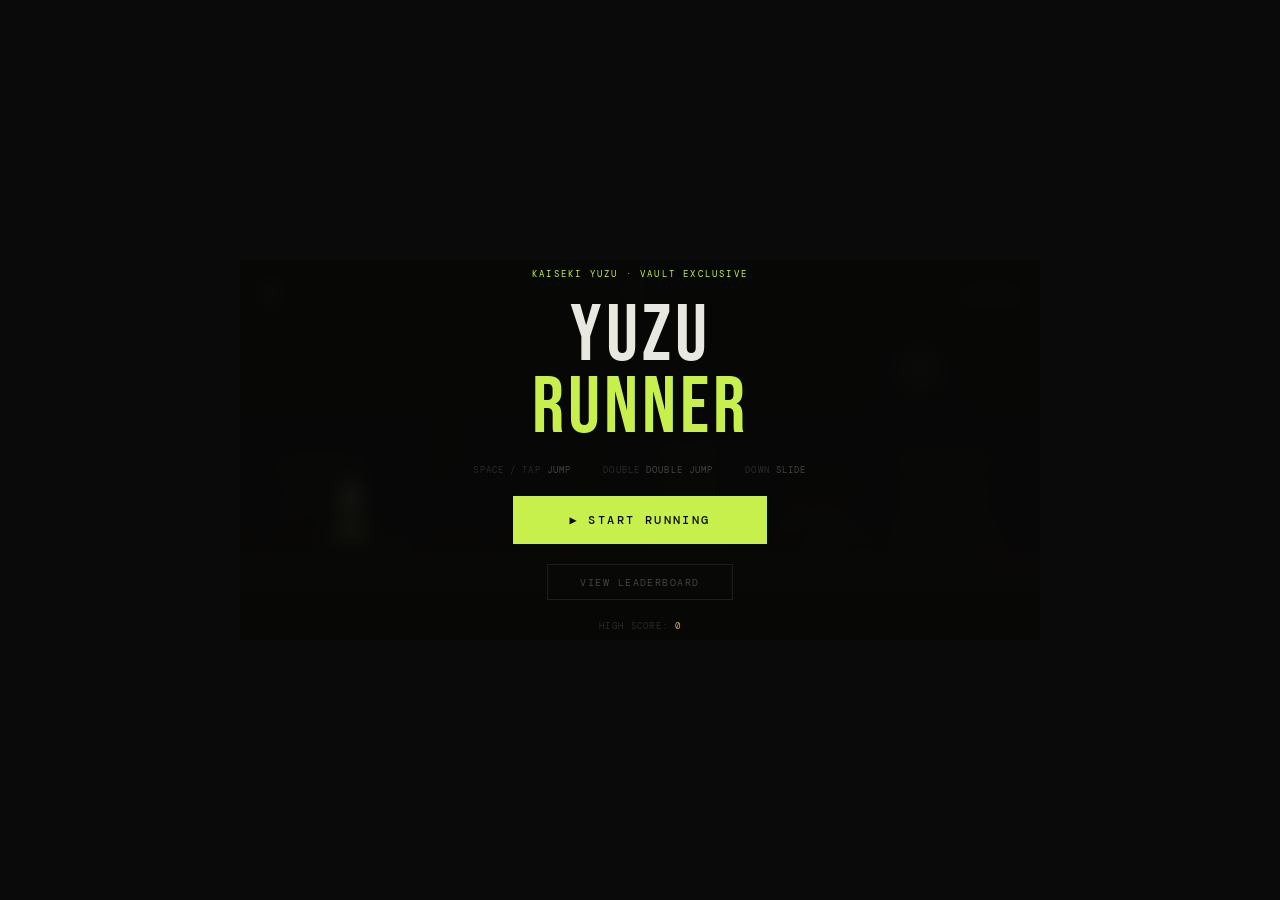
<file: ky-runner.html>
<!DOCTYPE html>
<html lang="en">
<head>
<meta charset="UTF-8">
<meta name="viewport" content="width=device-width, initial-scale=1.0">
<title>Kaiseki Yuzu Runner</title>
<link href="https://fonts.googleapis.com/css2?family=Bebas+Neue&family=DM+Mono:wght@300;400;500&display=swap" rel="stylesheet">
<style>
* { box-sizing:border-box; margin:0; padding:0; }
body { background:#0a0a0a; color:#e8e8e0; font-family:'DM Mono',monospace; overflow:hidden; height:100vh; display:flex; flex-direction:column; align-items:center; justify-content:center; }
#gameContainer { position:relative; width:800px; max-width:100vw; }
#gameCanvas { display:block; border:1px solid #1a1a18; background:#0a0a0a; width:100%; }
#hud { display:flex; justify-content:space-between; align-items:center; padding:0.6rem 1.5rem; background:#0d0d0c; border:1px solid #1a1a18; border-bottom:none; }
.hud-label { font-size:0.5rem; letter-spacing:0.2em; text-transform:uppercase; color:#2a2a28; }
.hud-value { font-family:'Bebas Neue',sans-serif; font-size:1.5rem; color:#c8f04d; letter-spacing:0.05em; line-height:1; }
.hud-lives { display:flex; gap:0.4rem; align-items:center; margin-top:0.15rem; }
.hud-heart { width:12px; height:12px; background:#c8f04d; clip-path:polygon(50% 0%,61% 35%,98% 35%,68% 57%,79% 91%,50% 70%,21% 91%,32% 57%,2% 35%,39% 35%); }
.hud-heart.empty { background:#1a1a18; }
.hud-level { font-family:'Bebas Neue',sans-serif; font-size:1.5rem; color:#c9a96e; }
.screen { position:absolute; inset:0; display:flex; flex-direction:column; align-items:center; justify-content:center; background:rgba(8,8,7,0.95); backdrop-filter:blur(8px); gap:1.25rem; padding:2rem; }
.screen.hidden { display:none; }
.screen-eyebrow { font-size:0.55rem; letter-spacing:0.25em; text-transform:uppercase; color:#c8f04d; }
.screen-title { font-family:'Bebas Neue',sans-serif; font-size:clamp(3rem,10vw,5rem); color:#e8e8e0; letter-spacing:0.05em; text-align:center; line-height:0.9; }
.screen-title span { color:#c8f04d; }
.screen-score { font-family:'Bebas Neue',sans-serif; font-size:4rem; color:#c8f04d; line-height:1; }
.btn-play { background:#c8f04d; color:#0a0a0a; border:none; padding:1rem 3.5rem; font-family:'DM Mono',monospace; font-size:0.75rem; font-weight:500; letter-spacing:0.2em; text-transform:uppercase; cursor:pointer; transition:all 0.2s; }
.btn-play:hover { background:#d9f55d; transform:translateY(-2px); }
.btn-play:active { transform:scale(0.97); }
.btn-secondary { background:transparent; color:#444440; border:1px solid #1e1e1c; padding:0.65rem 2rem; font-family:'DM Mono',monospace; font-size:0.6rem; letter-spacing:0.15em; text-transform:uppercase; cursor:pointer; transition:all 0.2s; }
.btn-secondary:hover { color:#c8f04d; border-color:#c8f04d; }
.leaderboard { width:100%; max-width:380px; border:1px solid #1a1a18; }
.lb-header { display:flex; padding:0.5rem 1rem; background:#0d0d0c; font-size:0.5rem; letter-spacing:0.18em; text-transform:uppercase; color:#2a2a28; border-bottom:1px solid #1a1a18; }
.lb-row { display:flex; padding:0.65rem 1rem; border-bottom:1px solid #141412; align-items:center; gap:0.75rem; }
.lb-row:last-child { border-bottom:none; }
.lb-row.highlight { background:#111110; border-left:2px solid #c8f04d; }
.lb-rank { color:#c8f04d; width:20px; font-family:'Bebas Neue',sans-serif; font-size:1.1rem; line-height:1; }
.lb-wallet { color:#444440; flex:1; overflow:hidden; text-overflow:ellipsis; white-space:nowrap; font-size:0.6rem; }
.lb-score { color:#c8f04d; font-family:'Bebas Neue',sans-serif; font-size:1.2rem; }
.lb-loading { padding:1.5rem; text-align:center; color:#2a2a28; font-size:0.6rem; letter-spacing:0.15em; }
.controls-row { display:flex; gap:2rem; font-size:0.58rem; letter-spacing:0.12em; color:#2a2a28; text-transform:uppercase; }
.controls-row span { color:#444440; }
#levelFlash { position:absolute; top:40%; left:50%; transform:translate(-50%,-50%); font-family:'Bebas Neue',sans-serif; font-size:4rem; color:#c8f04d; pointer-events:none; opacity:0; transition:opacity 0.4s; text-shadow:0 0 40px rgba(200,240,77,0.6); white-space:nowrap; }
@media (max-width:600px) { #gameContainer { width:100vw; } .hud-value,.hud-level { font-size:1.1rem; } }
</style>
</head>
<body>
<div id="gameContainer">
  <div id="hud">
    <div><div class="hud-label">Score</div><div class="hud-value" id="hudScore">0</div></div>
    <div style="text-align:center;"><div class="hud-label">Level</div><div class="hud-level" id="hudLevel">1</div></div>
    <div style="text-align:right;"><div class="hud-label">Lives</div><div class="hud-lives" id="hudLives"><div class="hud-heart"></div><div class="hud-heart"></div><div class="hud-heart"></div></div></div>
  </div>
  <canvas id="gameCanvas" width="800" height="320"></canvas>
  <div id="levelFlash"></div>
  <div class="screen" id="startScreen">
    <div class="screen-eyebrow">Kaiseki Yuzu · Vault Exclusive</div>
    <div class="screen-title">Yuzu<br><span>Runner</span></div>
    <div class="controls-row"><div>Space / Tap <span>Jump</span></div><div>Double <span>Double Jump</span></div><div>Down <span>Slide</span></div></div>
    <button class="btn-play" onclick="startGame()">&#9654; Start Running</button>
    <button class="btn-secondary" onclick="showLeaderboard()">View Leaderboard</button>
    <div style="font-size:0.55rem;letter-spacing:0.15em;color:#2a2a28;">HIGH SCORE: <span id="startHigh" style="color:#c9a96e;">0</span></div>
  </div>
  <div class="screen hidden" id="gameOverScreen">
    <div class="screen-eyebrow">You Got Served</div>
    <div class="screen-title">Game<br><span>Over</span></div>
    <div style="text-align:center;"><div style="font-size:0.55rem;letter-spacing:0.18em;text-transform:uppercase;color:#2a2a28;margin-bottom:0.4rem;">Final Score</div><div class="screen-score" id="finalScore">0</div></div>
    <div id="newHighScore" style="font-size:0.6rem;letter-spacing:0.2em;text-transform:uppercase;color:#c9a96e;display:none;">New High Score!</div>
    <button class="btn-play" onclick="startGame()">&#9654; Run Again</button>
    <button class="btn-secondary" onclick="showLeaderboard()">Leaderboard</button>
  </div>
  <div class="screen hidden" id="lbScreen">
    <div class="screen-eyebrow">Top Runners</div>
    <div class="screen-title">Leader<span>board</span></div>
    <div class="leaderboard" id="leaderboard">
      <div class="lb-header"><span style="width:20px;">#</span><span style="flex:1;padding-left:0.75rem;">Wallet</span><span>Score</span></div>
      <div class="lb-loading" id="lbLoading">Loading...</div>
    </div>
    <button class="btn-secondary" onclick="backToStart()">Back</button>
  </div>
</div>
<script>
var SB_URL='https://jtifhcvbgxqwlywugvjv.supabase.co';
var SB_KEY='eyJhbGciOiJIUzI1NiIsInR5cCI6IkpXVCJ9.eyJpc3MiOiJzdXBhYmFzZSIsInJlZiI6Imp0aWZoY3ZiZ3hxd2x5d3Vndmp2Iiwicm9sZSI6ImFub24iLCJpYXQiOjE3NDExMjA5NTIsImV4cCI6MjA1NjY5Njk1Mn0.QS_WkMFAMpV6SpJBqKWksMRSzYTi5kV8VJKfbzfL8MU';
var WALLET='Guest';
try{if(window.parent){var _pl=window.parent.document.getElementById('walletLabel');if(_pl&&_pl.textContent!=='Connect Wallet'&&_pl.textContent!=='Connected'){WALLET=_pl.textContent;}}}catch(e){}

var canvas=document.getElementById('gameCanvas'),ctx=canvas.getContext('2d'),W=canvas.width,H=canvas.height,GY=H-70;
var state='start',score=0,level=1,lives=3,gameSpeed=4,frameCount=0,animFrame=null;
var invincible=false,invTimer=0;
var particles=[],popups=[];
var highScore=parseInt(localStorage.getItem('kyHigh')||'0');
document.getElementById('startHigh').textContent=highScore;

var chef={x:110,y:GY,vy:0,jumping:false,dbl:false,sliding:false,slideT:0,frame:0,frameT:0};
var obstacles=[],coins=[],obsTimer=0,obsInterval=88,coinTimer=0;

// Stars
var stars=[];
for(var _i=0;_i<60;_i++) stars.push({x:Math.random()*W,y:Math.random()*(GY-30),s:Math.random()<0.3?2:1,b:Math.random()*10});

// Buildings
var FAR=[{x:0,w:70,h:80},{x:80,w:45,h:120},{x:135,w:80,h:55},{x:225,w:35,h:140},{x:270,w:55,h:90},{x:335,w:75,h:60},{x:420,w:40,h:110},{x:470,w:60,h:75},{x:540,w:50,h:130},{x:600,w:70,h:65},{x:680,w:85,h:95},{x:775,w:55,h:85}];
var MID=[{x:50,w:90,h:40},{x:160,w:60,h:30},{x:240,w:110,h:45},{x:380,w:70,h:35},{x:470,w:95,h:50},{x:590,w:80,h:33},{x:690,w:100,h:43}];

var OBS=[{name:'knife',w:14,h:48,yOff:0},{name:'sushi',w:32,h:22,yOff:28},{name:'bottle',w:20,h:52,yOff:0},{name:'bowl',w:34,h:20,yOff:28},{name:'chop',w:10,h:42,yOff:0},{name:'tuna',w:36,h:18,yOff:30}];

function r(x,y,w,h,c){ctx.fillStyle=c;ctx.fillRect(x,y,w,h);}
function circ(x,y,rad,c){ctx.fillStyle=c;ctx.beginPath();ctx.arc(x,y,rad,0,Math.PI*2);ctx.fill();}

function drawBG(){
  // Night sky gradient - deep purple/blue like Vegas night
  var g=ctx.createLinearGradient(0,0,0,GY);
  g.addColorStop(0,'#05030a');
  g.addColorStop(0.4,'#0a0614');
  g.addColorStop(0.8,'#120818');
  g.addColorStop(1,'#1a0a10');
  ctx.fillStyle=g;ctx.fillRect(0,0,W,GY);

  // Stars - brighter for desert sky
  stars.forEach(function(s){
    var t=0.3+0.7*Math.abs(Math.sin(frameCount*0.015+s.b));
    ctx.globalAlpha=t*(s.s===2?0.8:0.4);
    ctx.fillStyle=s.b>5?'#ffffff':'#c8f04d';
    ctx.fillRect(s.x,s.y,s.s,s.s);
  });
  ctx.globalAlpha=1;

  // Moon - big Vegas moon
  var mx=680,my=50;
  var moonGlow=ctx.createRadialGradient(mx,my,0,mx,my,55);
  moonGlow.addColorStop(0,'rgba(255,245,200,0.18)');
  moonGlow.addColorStop(0.5,'rgba(255,245,200,0.06)');
  moonGlow.addColorStop(1,'rgba(0,0,0,0)');
  ctx.fillStyle=moonGlow;ctx.beginPath();ctx.arc(mx,my,55,0,Math.PI*2);ctx.fill();
  ctx.fillStyle='rgba(255,248,210,0.1)';ctx.beginPath();ctx.arc(mx,my,22,0,Math.PI*2);ctx.fill();

  // -- FAR LAYER: iconic Vegas silhouettes --
  var fs = (frameCount*0.25)%(W+600);

  // Stratosphere tower
  function drawStratosphere(bx){
    if(bx<-60||bx>W+60) return;
    r(bx+18,GY-180,4,180,'#0e0e0d');   // main shaft
    r(bx,GY-130,40,50,'#0e0e0d');       // observation pod base
    ctx.fillStyle='#0e0e0d';
    ctx.beginPath();ctx.moveTo(bx,GY-130);ctx.lineTo(bx+20,GY-160);ctx.lineTo(bx+40,GY-130);ctx.fill();
    r(bx+16,GY-190,8,14,'#0e0e0d');     // spire
    // Red warning lights
    ctx.fillStyle='rgba(255,60,60,'+(0.4+0.4*Math.sin(frameCount*0.05))+')';
    ctx.beginPath();ctx.arc(bx+20,GY-188,3,0,Math.PI*2);ctx.fill();
    // Neon ring glow
    ctx.strokeStyle='rgba(200,240,77,0.08)';ctx.lineWidth=2;
    ctx.beginPath();ctx.ellipse(bx+20,GY-130,22,5,0,0,Math.PI*2);ctx.stroke();
  }

  // MGM / big casino block
  function drawCasinoBlock(bx,h,w,neonColor){
    if(bx<-w-20||bx>W+20) return;
    // Main building
    var cg=ctx.createLinearGradient(bx,GY-h,bx+w,GY);
    cg.addColorStop(0,'#0d0d0c');cg.addColorStop(1,'#111110');
    ctx.fillStyle=cg;ctx.fillRect(bx,GY-h,w,h);
    // Windows grid
    for(var wy2=GY-h+10;wy2<GY-15;wy2+=12){
      for(var wx2=bx+6;wx2<bx+w-6;wx2+=10){
        var lit=(wx2*3+wy2*7+Math.floor(frameCount*0.01))%11;
        if(lit>2){
          ctx.fillStyle=lit>7?'rgba(201,169,110,0.2)':'rgba(201,169,110,0.08)';
          ctx.fillRect(wx2,wy2,6,8);
        }
      }
    }
    // Rooftop neon sign glow
    ctx.shadowColor=neonColor;ctx.shadowBlur=15;
    ctx.fillStyle=neonColor.replace('1)','0.15)');
    ctx.fillRect(bx+4,GY-h,w-8,6);
    ctx.shadowBlur=0;
    // Vertical neon strips on sides
    ctx.fillStyle=neonColor.replace('1)','0.08)');
    ctx.fillRect(bx,GY-h,3,h);
    ctx.fillRect(bx+w-3,GY-h,3,h);
  }

  // Eiffel Tower Paris silhouette
  function drawEiffel(bx){
    if(bx<-80||bx>W+80) return;
    ctx.fillStyle='#0d0d0c';
    // Wide base legs
    ctx.beginPath();ctx.moveTo(bx,GY-60);ctx.lineTo(bx+12,GY-100);ctx.lineTo(bx+18,GY-60);ctx.fill();
    ctx.beginPath();ctx.moveTo(bx+30,GY-60);ctx.lineTo(bx+36,GY-100);ctx.lineTo(bx+48,GY-60);ctx.fill();
    // Mid section
    ctx.beginPath();ctx.moveTo(bx+10,GY-100);ctx.lineTo(bx+16,GY-140);ctx.lineTo(bx+32,GY-140);ctx.lineTo(bx+38,GY-100);ctx.fill();
    // Top section
    ctx.beginPath();ctx.moveTo(bx+14,GY-140);ctx.lineTo(bx+22,GY-175);ctx.lineTo(bx+26,GY-175);ctx.lineTo(bx+34,GY-140);ctx.fill();
    // Spire
    r(bx+23,GY-195,3,20,'#0d0d0c');
    // Light on top
    ctx.fillStyle='rgba(255,200,100,'+(0.5+0.5*Math.sin(frameCount*0.07))+')';
    ctx.beginPath();ctx.arc(bx+24,GY-196,2,0,Math.PI*2);ctx.fill();
  }

  // Pyramid (Luxor)
  function drawPyramid(bx){
    if(bx<-120||bx>W+120) return;
    ctx.fillStyle='#0b0b0a';
    ctx.beginPath();ctx.moveTo(bx,GY-10);ctx.lineTo(bx+55,GY-140);ctx.lineTo(bx+110,GY-10);ctx.fill();
    // Sky beam from top
    ctx.save();
    var beam=ctx.createLinearGradient(bx+55,GY-140,bx+55,0);
    beam.addColorStop(0,'rgba(255,255,220,0.12)');
    beam.addColorStop(1,'rgba(255,255,220,0)');
    ctx.fillStyle=beam;
    ctx.beginPath();ctx.moveTo(bx+53,GY-140);ctx.lineTo(bx+40,0);ctx.lineTo(bx+70,0);ctx.lineTo(bx+57,GY-140);ctx.fill();
    ctx.restore();
    // Sphinx outline at base
    r(bx-15,GY-35,30,25,'#0b0b0a');
    r(bx-5,GY-50,14,20,'#0b0b0a');
  }

  // Generic strip hotel
  function drawStripHotel(bx,h,w){
    if(bx<-w||bx>W+20) return;
    r(bx,GY-h,w,h,'#0d0d0c');
    // Curved top (some hotels have this)
    ctx.fillStyle='#111110';
    for(var wi2=0;wi2<w;wi2+=8){
      var curve=Math.sin((wi2/w)*Math.PI)*8;
      ctx.fillRect(bx+wi2,GY-h-curve,8,curve+2);
    }
    for(var wy3=GY-h+8;wy3<GY-12;wy3+=11){
      for(var wx3=bx+4;wx3<bx+w-4;wx3+=9){
        if((wx3+wy3*2+Math.floor(frameCount*0.008))%13>3){
          ctx.fillStyle='rgba(201,169,110,0.12)';
          ctx.fillRect(wx3,wy3,5,7);
        }
      }
    }
  }

  // Draw far layer - iconic landmarks
  var landmarks = [
    {type:'pyramid', x:50},
    {type:'casino', x:200, h:110, w:90, nc:'rgba(200,240,77,1)'},
    {type:'eiffel', x:340},
    {type:'stratosphere', x:490},
    {type:'casino', x:580, h:130, w:70, nc:'rgba(255,100,100,1)'},
    {type:'hotel', x:700, h:95, w:80},
    {type:'casino', x:820, h:120, w:100, nc:'rgba(201,169,110,1)'},
    {type:'pyramid', x:980},
    {type:'eiffel', x:1130},
    {type:'casino', x:1260, h:110, w:90, nc:'rgba(200,240,77,1)'},
    {type:'stratosphere', x:1420},
    {type:'hotel', x:1530, h:100, w:85},
  ];

  landmarks.forEach(function(lm){
    var bx=((lm.x-fs)%(W+700)+W+700)%(W+700)-150;
    if(lm.type==='pyramid') drawPyramid(bx);
    else if(lm.type==='casino') drawCasinoBlock(bx,lm.h,lm.w,lm.nc);
    else if(lm.type==='eiffel') drawEiffel(bx);
    else if(lm.type==='stratosphere') drawStratosphere(bx);
    else if(lm.type==='hotel') drawStripHotel(bx,lm.h,lm.w);
  });

  // -- MID LAYER: generic strip buildings closer --
  var ms=(frameCount*1.2)%(W+400);
  var midStrip=[
    {x:0,w:55,h:50},{x:65,w:40,h:38},{x:115,w:70,h:44},{x:200,w:45,h:55},
    {x:260,w:80,h:35},{x:355,w:50,h:48},{x:420,w:65,h:42},{x:500,w:90,h:52},
    {x:605,w:45,h:38},{x:665,w:75,h:46},{x:755,w:55,h:40}
  ];
  midStrip.forEach(function(b){
    var bx=((b.x-ms)%(W+400)+W+400)%(W+400)-100;
    r(bx,GY-b.h,b.w,b.h,'#0a0a09');
    // Neon sign at top
    var neonColors=['rgba(200,240,77,0.06)','rgba(255,100,100,0.06)','rgba(100,150,255,0.06)','rgba(201,169,110,0.06)'];
    ctx.fillStyle=neonColors[Math.floor(b.x/60)%4];
    ctx.fillRect(bx+2,GY-b.h,b.w-4,4);
  });

  // Horizon glow - The Strip light pollution
  var hg=ctx.createLinearGradient(0,GY-30,0,GY-80);
  hg.addColorStop(0,'rgba(255,150,50,0.06)');
  hg.addColorStop(0.5,'rgba(200,100,200,0.04)');
  hg.addColorStop(1,'rgba(0,0,0,0)');
  ctx.fillStyle=hg;ctx.fillRect(0,GY-80,W,80);
}

function drawGround(){
  var gg=ctx.createLinearGradient(0,GY,0,H);
  gg.addColorStop(0,'#141412');gg.addColorStop(1,'#0a0a09');
  r(0,GY,W,H-GY,gg);
  ctx.shadowColor='#c8f04d';ctx.shadowBlur=10;
  r(0,GY,W,1,'rgba(200,240,77,0.5)');
  ctx.shadowBlur=0;
  var tW=50,off=(frameCount*gameSpeed)%tW;
  ctx.strokeStyle='rgba(200,240,77,0.03)';ctx.lineWidth=1;
  for(var tx=-off;tx<W;tx+=tW){ctx.beginPath();ctx.moveTo(tx,GY);ctx.lineTo(tx,H);ctx.stroke();}
  ctx.fillStyle='rgba(200,240,77,0.015)';ctx.fillRect(0,GY+1,W,24);
}

function drawChef(sliding,frame){
  var x=chef.x,y=chef.y;
  if(invincible&&Math.floor(frameCount/3)%2===0) return;
  ctx.save();
  // Shadow
  ctx.fillStyle='rgba(200,240,77,0.05)';
  ctx.beginPath();ctx.ellipse(x,GY+2,16,5,0,0,Math.PI*2);ctx.fill();

  if(!sliding){
    var ls=Math.sin(frame*0.4)*8;
    r(x-11,y-20,9,20,'#1a1a18');r(x-13,y-4,11,6,'#111110');r(x-13,y-4,11,2,'rgba(200,240,77,0.25)');
    r(x+2,y-20+ls,9,20,'#1a1a18');r(x+2,y-4+ls,11,6,'#111110');r(x+2,y-4+ls,11,2,'rgba(200,240,77,0.25)');
  } else {
    r(x-20,y-10,14,10,'#1a1a18');r(x-6,y-8,22,10,'#1a1a18');r(x+16,y-8,12,6,'#111110');
  }

  var bH=sliding?18:28,bY=sliding?y-50:y-54;
  r(x-13,bY,26,bH,'#1e1e1c');r(x-13,bY,2,bH,'#2a2a28');
  for(var bi=0;bi<(sliding?1:3);bi++) r(x-1,bY+5+bi*7,2,2,'#c8f04d');

  if(!sliding){
    r(x-9,bY+4,18,22,'#c8f04d');r(x-5,bY+14,10,8,'#b8e03d');
    ctx.fillStyle='#0a0a0a';ctx.font='bold 5px monospace';ctx.fillText('KY',x-4,bY+21);
    var as=Math.sin(frame*0.4+Math.PI)*7;
    r(x-20,bY+2+as,9,16,'#1e1e1c');r(x-21,bY+16+as,10,6,'#e8c89a');
    r(x+11,bY+2-as,9,16,'#1e1e1c');r(x+11,bY+16-as,10,6,'#e8c89a');
  } else {
    r(x-9,bY+2,18,14,'#c8f04d');
    r(x+8,bY-2,22,9,'#1e1e1c');r(x+28,bY-4,8,6,'#e8c89a');
  }

  // Neck
  r(x-5,y-60,10,8,'#e8c89a');
  // Head
  r(x-11,y-72,22,18,'#e8c89a');r(x+5,y-70,5,14,'#d8b88a');
  r(x-6,y-66,4,4,'#1a1a18');r(x+2,y-66,4,4,'#1a1a18');
  r(x-5,y-66,2,2,'#fff');r(x+3,y-66,2,2,'#fff');
  r(x-4,y-58,8,2,'#1a1a18');r(x-13,y-67,3,6,'#d8a870');

  if(!sliding){
    r(x-12,y-74,24,4,'#e8e8e0');r(x-14,y-72,28,3,'#e8e8e0');
    r(x-9,y-88,18,16,'#e8e8e0');r(x-8,y-89,16,2,'#e8e8e0');
    r(x+2,y-86,5,12,'#d0d0c8');
    r(x-9,y-74,18,3,'#c8f04d');
  } else {
    r(x-11,y-71,22,6,'#c8f04d');
  }
  ctx.restore();
}

function drawObs(obs){
  ctx.save();
  var ox=obs.x,oy=GY-obs.type.h-obs.type.yOff;
  var t=obs.type.name;

  if(t==='knife'){
    ctx.fillStyle='#cccccc';
    ctx.beginPath();ctx.moveTo(ox-3,oy);ctx.lineTo(ox+5,oy);ctx.lineTo(ox+3,oy+obs.type.h-12);ctx.lineTo(ox-2,oy+obs.type.h-12);ctx.fill();
    ctx.fillStyle='#fff';ctx.fillRect(ox-1,oy+3,2,18);
    r(ox-4,oy+obs.type.h-14,10,4,'#888');
    r(ox-3,oy+obs.type.h-12,8,14,'#5c3d1e');
    for(var wi=0;wi<3;wi++) r(ox-3,oy+obs.type.h-10+wi*4,8,2,'#8B6914');
    ctx.shadowColor='rgba(200,200,220,0.5)';ctx.shadowBlur=8;
    r(ox-1,oy,2,obs.type.h-12,'rgba(255,255,255,0.1)');ctx.shadowBlur=0;

  } else if(t==='sushi'){
    r(ox-16,oy+4,32,16,'#f0f0e8');
    for(var ri=0;ri<6;ri++) r(ox-12+ri*5,oy+7,2,2,'rgba(200,200,190,0.5)');
    r(ox-16,oy,32,6,'#1a1a18');
    ctx.fillStyle='#cc6655';ctx.beginPath();
    if(ctx.roundRect) ctx.roundRect(ox-12,oy-4,24,8,3); else ctx.rect(ox-12,oy-4,24,8);
    ctx.fill();
    r(ox-8,oy-2,6,2,'rgba(255,200,180,0.4)');

  } else if(t==='bottle'){
    ctx.shadowColor='rgba(201,169,110,0.4)';ctx.shadowBlur=10;
    r(ox-7,oy+14,18,obs.type.h-18,'#b89860');
    r(ox-7,oy+8,18,8,'#c9a96e');
    r(ox-2,oy,8,10,'#a08040');r(ox-1,oy-5,6,6,'#8B6914');
    r(ox-6,oy+18,16,14,'rgba(240,230,210,0.9)');
    ctx.fillStyle='#cc0000';ctx.font='bold 5px monospace';ctx.fillText('SAKE',ox-5,oy+27);
    r(ox-4,oy+8,3,obs.type.h-16,'rgba(255,255,255,0.08)');
    ctx.shadowBlur=0;

  } else if(t==='bowl'){
    ctx.strokeStyle='rgba(200,200,200,0.12)';ctx.lineWidth=2;
    for(var si=0;si<3;si++){
      var so=Math.sin(frameCount*0.08+si)*3;
      ctx.beginPath();ctx.moveTo(ox-8+si*8,oy-2);ctx.quadraticCurveTo(ox-4+si*8+so,oy-12,ox-5+si*8+so,oy-20);ctx.stroke();
    }
    ctx.fillStyle='#e8e8e0';ctx.beginPath();ctx.ellipse(ox,oy+14,18,9,0,0,Math.PI*2);ctx.fill();
    ctx.fillStyle='#f8f8f0';ctx.beginPath();ctx.ellipse(ox,oy+12,14,7,0,0,Math.PI*2);ctx.fill();
    ctx.fillStyle='rgba(201,140,80,0.85)';ctx.beginPath();ctx.ellipse(ox,oy+11,12,6,0,0,Math.PI*2);ctx.fill();
    ctx.strokeStyle='#f0e8c0';ctx.lineWidth=2;
    ctx.beginPath();ctx.moveTo(ox-8,oy+10);ctx.quadraticCurveTo(ox,oy+6,ox+8,oy+10);ctx.stroke();
    ctx.fillStyle='#d0d0c8';ctx.beginPath();ctx.ellipse(ox,oy+18,18,5,0,0,Math.PI*2);ctx.fill();

  } else if(t==='chop'){
    for(var ci=0;ci<2;ci++){
      var cx2=ox-3+ci*8,ca=(ci===0?-0.08:0.08);
      ctx.save();ctx.translate(cx2+2,oy+obs.type.h/2);ctx.rotate(ca);
      var cg=ctx.createLinearGradient(-2,-obs.type.h/2,2,obs.type.h/2);
      cg.addColorStop(0,'#8B6914');cg.addColorStop(0.7,'#a07820');cg.addColorStop(1,'#c8f04d');
      ctx.fillStyle=cg;ctx.fillRect(-2,-obs.type.h/2,5,obs.type.h);
      r(-1,-obs.type.h/2,1,obs.type.h,'rgba(255,255,255,0.08)');
      ctx.restore();
    }

  } else if(t==='tuna'){
    var tg=ctx.createLinearGradient(ox-18,oy,ox+18,oy+obs.type.h);
    tg.addColorStop(0,'#cc5544');tg.addColorStop(0.5,'#dd6655');tg.addColorStop(1,'#bb4433');
    ctx.fillStyle=tg;ctx.beginPath();
    if(ctx.roundRect) ctx.roundRect(ox-18,oy,36,obs.type.h,4); else ctx.rect(ox-18,oy,36,obs.type.h);
    ctx.fill();
    ctx.strokeStyle='rgba(255,200,180,0.18)';ctx.lineWidth=1;
    ctx.beginPath();ctx.moveTo(ox-15,oy+4);ctx.quadraticCurveTo(ox,oy+8,ox+15,oy+4);ctx.stroke();
    r(ox-12,oy+2,8,3,'rgba(255,220,210,0.3)');
  }
  ctx.restore();
}

function drawCoin(coin){
  ctx.save();
  var p=0.7+0.3*Math.sin(frameCount*0.1+coin.x*0.01);
  ctx.globalAlpha=p;
  ctx.shadowColor='#c8f04d';ctx.shadowBlur=12;
  circ(coin.x,coin.y,9,'#c8f04d');
  circ(coin.x,coin.y,6,'#d9f55d');
  ctx.fillStyle='#0a0a0a';ctx.font='bold 8px monospace';ctx.textAlign='center';ctx.textBaseline='middle';
  ctx.fillText('Y',coin.x,coin.y+1);
  ctx.shadowBlur=0;ctx.globalAlpha=1;ctx.textAlign='left';
  ctx.restore();
}

function spawn(x,y,c,n,sp){
  sp=sp||6;
  for(var i=0;i<n;i++){
    var a=Math.random()*Math.PI*2;
    particles.push({x:x,y:y,vx:Math.cos(a)*sp*Math.random(),vy:Math.sin(a)*sp*Math.random()-2,life:1,c:c,sz:Math.random()*4+1,sq:Math.random()>0.5});
  }
}

function popup(x,y,txt){popups.push({x:x,y:y,txt:txt,life:1,vy:-1.5});}

function jump(){
  if(state!=='playing') return;
  if(!chef.jumping){chef.vy=-13.5;chef.jumping=true;spawn(chef.x,chef.y,'#c8f04d',8,5);}
  else if(!chef.dbl){chef.vy=-11;chef.dbl=true;spawn(chef.x,chef.y,'#c9a96e',10,6);}
  chef.sliding=false;chef.slideT=0;
}

function slide(){
  if(state!=='playing'||chef.jumping) return;
  chef.sliding=true;chef.slideT=35;
  spawn(chef.x,chef.y,'#c8f04d',4,3);
}

function collide(){
  var cx=chef.x-10,cw=20,cy=chef.y-(chef.sliding?30:56),ch=chef.sliding?30:56;
  obstacles.forEach(function(obs){
    if(invincible) return;
    var oy=GY-obs.type.h-obs.type.yOff;
    if(cx<obs.x+obs.type.w-4&&cx+cw>obs.x+4&&cy<oy+obs.type.h&&cy+ch>oy){
      lives--;invincible=true;invTimer=100;
      spawn(chef.x,chef.y-28,'#cc5555',14,7);
      updateLivesHUD();
      obstacles=obstacles.filter(function(o){return o!==obs;});
      if(lives<=0) gameOver();
    }
  });
  coins=coins.filter(function(coin){
    var dx=chef.x-coin.x,dy=(chef.y-28)-coin.y;
    if(dx*dx+dy*dy<484){score+=10;spawn(coin.x,coin.y,'#c8f04d',6,4);popup(coin.x,coin.y-10,'+10');return false;}
    return true;
  });
}

function updateHUD(){document.getElementById('hudScore').textContent=score;document.getElementById('hudLevel').textContent=level;}
function updateLivesHUD(){var h=document.getElementById('hudLives').children;for(var i=0;i<h.length;i++)h[i].className=i<lives?'hud-heart':'hud-heart empty';}

function checkLevel(){
  var nl=Math.floor(score/600)+1;
  if(nl>level){
    level=nl;gameSpeed=4+(level-1)*0.7;obsInterval=Math.max(42,88-(level-1)*7);
    var fl=document.getElementById('levelFlash');
    fl.textContent='LEVEL '+level+'!';fl.style.opacity='1';
    setTimeout(function(){fl.style.opacity='0';},1200);
    spawn(W/2,H/2,'#c8f04d',25,10);
  }
}

function gameLoop(){
  if(state!=='playing') return;
  frameCount++;
  ctx.clearRect(0,0,W,H);
  drawBG();drawGround();

  chef.vy+=0.55;chef.y+=chef.vy;
  if(chef.y>=GY){chef.y=GY;chef.vy=0;chef.jumping=false;chef.dbl=false;}
  if(chef.slideT>0){chef.slideT--;if(chef.slideT<=0)chef.sliding=false;}
  chef.frameT++;if(chef.frameT>5){chef.frame++;chef.frameT=0;}

  obsTimer++;
  if(obsTimer>=obsInterval){
    obstacles.push({x:W+20,type:OBS[Math.floor(Math.random()*OBS.length)]});
    if(level>=3&&Math.random()<0.2) obstacles.push({x:W+90,type:OBS[Math.floor(Math.random()*OBS.length)]});
    obsTimer=0;
  }
  obstacles=obstacles.filter(function(o){o.x-=gameSpeed;return o.x>-80;});

  coinTimer++;
  if(coinTimer>120+Math.random()*80){coins.push({x:W+20,y:GY-40-Math.random()*60});coinTimer=0;}
  coins=coins.filter(function(c){c.x-=gameSpeed;return c.x>-20;});

  coins.forEach(drawCoin);
  obstacles.forEach(drawObs);
  drawChef(chef.sliding,chef.frame);

  particles=particles.filter(function(p){
    p.x+=p.vx;p.y+=p.vy;p.vy+=0.15;p.life-=0.035;
    ctx.globalAlpha=p.life;ctx.fillStyle=p.c;
    if(p.sq) ctx.fillRect(p.x-p.sz/2,p.y-p.sz/2,p.sz,p.sz);
    else{ctx.beginPath();ctx.arc(p.x,p.y,p.sz/2,0,Math.PI*2);ctx.fill();}
    ctx.globalAlpha=1;return p.life>0;
  });

  popups=popups.filter(function(p){
    p.y+=p.vy;p.life-=0.03;
    ctx.globalAlpha=p.life;ctx.fillStyle='#c8f04d';
    ctx.font='bold 14px "Bebas Neue",sans-serif';ctx.textAlign='center';
    ctx.fillText(p.txt,p.x,p.y);ctx.globalAlpha=1;ctx.textAlign='left';
    return p.life>0;
  });

  if(invincible){invTimer--;if(invTimer<=0)invincible=false;}
  score++;checkLevel();collide();updateHUD();
  animFrame=requestAnimationFrame(gameLoop);
}

function startGame(){
  score=0;level=1;lives=3;gameSpeed=4;obsInterval=88;
  obstacles=[];coins=[];particles=[];popups=[];frameCount=0;invincible=false;
  chef.y=GY;chef.vy=0;chef.jumping=false;chef.dbl=false;chef.sliding=false;chef.frame=0;
  updateHUD();updateLivesHUD();
  ['startScreen','gameOverScreen','lbScreen'].forEach(function(id){document.getElementById(id).classList.add('hidden');});
  state='playing';if(animFrame)cancelAnimationFrame(animFrame);gameLoop();
}

function gameOver(){
  state='gameover';if(animFrame)cancelAnimationFrame(animFrame);
  document.getElementById('finalScore').textContent=score;
  var isHigh=score>highScore;
  if(isHigh){highScore=score;localStorage.setItem('kyHigh',highScore);document.getElementById('startHigh').textContent=highScore;}
  document.getElementById('newHighScore').style.display=isHigh?'block':'none';
  document.getElementById('gameOverScreen').classList.remove('hidden');
  saveScore(WALLET,score);
}

function saveScore(w,s){
  fetch(SB_URL+'/rest/v1/ky_leaderboard',{method:'POST',headers:{'Content-Type':'application/json','apikey':SB_KEY,'Authorization':'Bearer '+SB_KEY,'Prefer':'resolution=merge-duplicates'},body:JSON.stringify({wallet:w,score:s})}).catch(function(){});
}

function showLeaderboard(){
  ['startScreen','gameOverScreen'].forEach(function(id){document.getElementById(id).classList.add('hidden');});
  document.getElementById('lbScreen').classList.remove('hidden');
  state='leaderboard';loadLeaderboard();
}

function loadLeaderboard(){
  document.getElementById('lbLoading').style.display='block';
  fetch(SB_URL+'/rest/v1/ky_leaderboard?select=wallet,score&order=score.desc&limit=10',{headers:{'apikey':SB_KEY,'Authorization':'Bearer '+SB_KEY}})
  .then(function(r2){return r2.json();})
  .then(function(data){
    var lb=document.getElementById('leaderboard');
    lb.querySelectorAll('.lb-row').forEach(function(rw){rw.remove();});
    document.getElementById('lbLoading').style.display='none';
    if(!data||!data.length){var e=document.createElement('div');e.className='lb-loading';e.textContent='No scores yet!';lb.appendChild(e);return;}
    data.forEach(function(entry,i){
      var row=document.createElement('div');
      row.className='lb-row'+(entry.wallet===WALLET?' highlight':'');
      var sh=entry.wallet.length>12?entry.wallet.slice(0,6)+'...'+entry.wallet.slice(-4):entry.wallet;
      row.innerHTML='<div class="lb-rank">'+(i+1)+'</div><div class="lb-wallet">'+sh+'</div><div class="lb-score">'+entry.score+'</div>';
      lb.appendChild(row);
    });
  }).catch(function(){document.getElementById('lbLoading').textContent='Could not load.';});
}

function backToStart(){
  document.getElementById('lbScreen').classList.add('hidden');
  document.getElementById('startScreen').classList.remove('hidden');
  state='start';if(animFrame)cancelAnimationFrame(animFrame);idleLoop();
}

document.addEventListener('keydown',function(e){
  if(e.code==='Space'||e.code==='ArrowUp'){e.preventDefault();jump();}
  if(e.code==='ArrowDown'){e.preventDefault();slide();}
});
var _tsy=0;
canvas.addEventListener('touchstart',function(e){_tsy=e.touches[0].clientY;e.preventDefault();},{passive:false});
canvas.addEventListener('touchend',function(e){var d=_tsy-e.changedTouches[0].clientY;if(d<-30)slide();else jump();e.preventDefault();},{passive:false});
canvas.addEventListener('click',function(){jump();});

function idleLoop(){
  if(state!=='start') return;
  frameCount++;ctx.clearRect(0,0,W,H);drawBG();drawGround();chef.frame++;drawChef(false,chef.frame);requestAnimationFrame(idleLoop);
}
idleLoop();
</script>
</body>
</html>
</file>
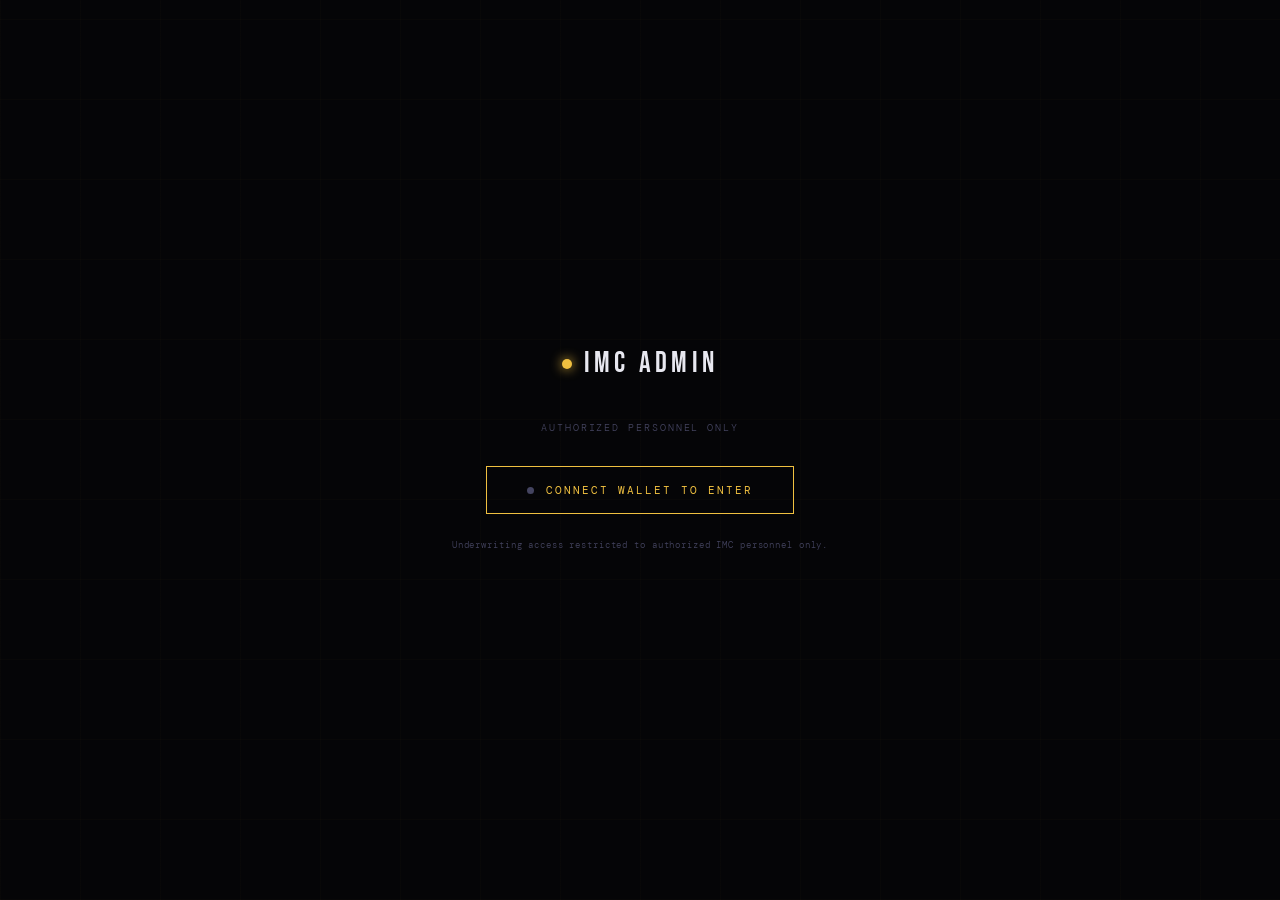
<file: imc/admin.html>
<!DOCTYPE html>
<!-- v5-clean -->
<html lang="en">
<head>
<meta charset="UTF-8">
<meta name="viewport" content="width=device-width, initial-scale=1.0">
<title>IMC Admin — Underwriting</title>
<link href="https://fonts.googleapis.com/css2?family=Bebas+Neue&family=DM+Mono:wght@300;400;500&family=Inter:wght@300;400;500&display=swap" rel="stylesheet">
<style>
:root{--bg:#050507;--surface:#0a0a0f;--surface2:#0f0f18;--border:#1e1e2e;--border2:#2a2a3e;--neon:#00d4ff;--gold:#f0c040;--green:#00ff88;--red:#ff4455;--purple:#8855ff;--text:#e8e8f0;--muted:#8888aa;--dim:#444460;}
*,*::before,*::after{box-sizing:border-box;margin:0;padding:0;}
body{background:var(--bg);color:var(--text);font-family:'Inter',sans-serif;font-weight:300;overflow-x:hidden;}
#adminGate{position:fixed;inset:0;z-index:9999;background:#050507;display:flex;align-items:center;justify-content:center;padding:2rem;}
#adminGate::before{content:'';position:absolute;inset:0;background:repeating-linear-gradient(90deg,rgba(240,192,64,0.015) 0,rgba(240,192,64,0.015) 1px,transparent 1px,transparent 80px),repeating-linear-gradient(0deg,rgba(240,192,64,0.015) 0,rgba(240,192,64,0.015) 1px,transparent 1px,transparent 80px);pointer-events:none;}
.nav{position:fixed;top:0;left:0;right:0;z-index:100;padding:1rem 3rem;display:flex;justify-content:space-between;align-items:center;background:rgba(5,5,7,0.97);backdrop-filter:blur(20px);border-bottom:1px solid var(--border);}
.nav-logo{font-family:'Bebas Neue',sans-serif;font-size:1.4rem;letter-spacing:0.1em;color:var(--text);display:flex;align-items:center;gap:0.75rem;}
.nav-dot{width:8px;height:8px;border-radius:50%;background:var(--gold);box-shadow:0 0 8px var(--gold);animation:pulse 2s infinite;}
.nav-badge{font-family:'DM Mono',monospace;font-size:0.52rem;letter-spacing:0.15em;text-transform:uppercase;background:rgba(240,192,64,0.1);border:1px solid rgba(240,192,64,0.3);color:var(--gold);padding:0.2rem 0.6rem;}
.nav-wallet{font-family:'DM Mono',monospace;font-size:0.65rem;letter-spacing:0.12em;text-transform:uppercase;background:transparent;border:1px solid var(--border2);color:var(--muted);padding:0.5rem 1.25rem;cursor:pointer;display:flex;align-items:center;gap:0.5rem;transition:all 0.2s;}
.nav-wallet.connected{border-color:var(--gold);color:var(--gold);}
.w-dot{width:6px;height:6px;border-radius:50%;background:var(--dim);transition:all 0.3s;}
.w-dot.on{background:var(--gold);box-shadow:0 0 6px var(--gold);}
.wrap{max-width:1400px;margin:0 auto;padding:5.5rem 3rem 4rem;}
.sl{font-family:'DM Mono',monospace;font-size:0.6rem;letter-spacing:0.25em;text-transform:uppercase;color:var(--gold);display:flex;align-items:center;gap:0.75rem;margin-bottom:0.5rem;}
.sl::before{content:'';width:2rem;height:1px;background:var(--gold);display:inline-block;}
.main-tabs{display:flex;gap:0;border-bottom:2px solid var(--border);margin-bottom:2rem;}
.main-tab{font-family:'DM Mono',monospace;font-size:0.7rem;letter-spacing:0.18em;text-transform:uppercase;padding:0.85rem 2rem;background:transparent;border:none;border-bottom:3px solid transparent;margin-bottom:-2px;color:var(--dim);cursor:pointer;transition:all 0.2s;}
.main-tab:hover{color:var(--text);}
.main-tab.active{color:var(--neon);border-bottom-color:var(--neon);}
.main-tab.gold{color:var(--dim);}
.main-tab.gold.active{color:var(--gold);border-bottom-color:var(--gold);}
.stats-row{display:grid;grid-template-columns:repeat(5,1fr);gap:2px;margin-bottom:1.5rem;}
.stat-box{background:var(--surface);border:1px solid var(--border);padding:1.25rem 1.5rem;}
.stat-num{font-family:'Bebas Neue',sans-serif;font-size:2rem;line-height:1;letter-spacing:0.02em;}
.stat-lbl{font-family:'DM Mono',monospace;font-size:0.52rem;letter-spacing:0.18em;text-transform:uppercase;color:var(--dim);margin-top:0.25rem;}
.filter-tabs{display:flex;gap:0.5rem;margin-bottom:1rem;}
.filter-tab{font-family:'DM Mono',monospace;font-size:0.6rem;letter-spacing:0.12em;text-transform:uppercase;background:transparent;border:1px solid var(--border);color:var(--dim);padding:0.4rem 1rem;cursor:pointer;transition:all 0.2s;}
.filter-tab.active{border-color:var(--neon);color:var(--neon);background:rgba(0,212,255,0.05);}
.data-table{width:100%;border-collapse:collapse;font-size:0.8rem;}
.data-table th{font-family:'DM Mono',monospace;font-size:0.55rem;letter-spacing:0.15em;text-transform:uppercase;color:var(--dim);padding:0.6rem 0.75rem;text-align:left;border-bottom:1px solid var(--border);background:var(--surface);}
.data-table td{padding:0.85rem 0.75rem;border-bottom:1px solid rgba(30,30,46,0.5);vertical-align:middle;}
.data-table tr:hover td{background:rgba(255,255,255,0.02);cursor:pointer;}
.badge{font-family:'DM Mono',monospace;font-size:0.52rem;letter-spacing:0.1em;text-transform:uppercase;padding:0.2rem 0.6rem;border:1px solid;}
.b-pending{color:var(--gold);border-color:rgba(240,192,64,0.3);background:rgba(240,192,64,0.06);}
.b-approved,.b-listed{color:var(--green);border-color:rgba(0,255,136,0.3);background:rgba(0,255,136,0.06);}
.b-denied{color:var(--red);border-color:rgba(255,68,85,0.3);background:rgba(255,68,85,0.06);}
.b-review{color:var(--neon);border-color:rgba(0,212,255,0.3);background:rgba(0,212,255,0.06);}
.b-ev{color:var(--purple);border-color:rgba(136,85,255,0.3);background:rgba(136,85,255,0.06);}
.empty-state{text-align:center;padding:4rem 2rem;}
.empty-state-icon{font-size:2.5rem;opacity:0.15;margin-bottom:1rem;}
.empty-state-text{font-family:'DM Mono',monospace;font-size:0.65rem;letter-spacing:0.15em;text-transform:uppercase;color:var(--dim);}
.modal-overlay{position:fixed;inset:0;background:rgba(5,5,7,0.9);backdrop-filter:blur(8px);z-index:200;display:none;align-items:flex-start;justify-content:center;padding:3rem 1.5rem;overflow-y:auto;}
.modal-overlay.open{display:flex;}
.modal{background:var(--surface);border:1px solid var(--border);width:100%;max-width:960px;position:relative;}
.modal-header{padding:1.25rem 2rem;border-bottom:1px solid var(--border);display:flex;justify-content:space-between;align-items:center;background:var(--surface2);}
.modal-title{font-family:'Bebas Neue',sans-serif;font-size:1.3rem;letter-spacing:0.05em;color:var(--text);}
.modal-close{background:none;border:none;color:var(--dim);font-size:1.25rem;cursor:pointer;padding:0.25rem 0.5rem;transition:color 0.2s;}
.modal-close:hover{color:var(--red);}
.modal-body{padding:2rem;display:grid;grid-template-columns:1fr 1fr;gap:2rem;}
.modal-section{margin-bottom:1.5rem;}
.modal-section-title{font-family:'DM Mono',monospace;font-size:0.55rem;letter-spacing:0.2em;text-transform:uppercase;color:var(--dim);margin-bottom:0.75rem;padding-bottom:0.5rem;border-bottom:1px solid var(--border);}
.detail-row{display:flex;gap:1rem;padding:0.4rem 0;border-bottom:1px solid rgba(30,30,46,0.4);}
.detail-key{font-family:'DM Mono',monospace;font-size:0.6rem;letter-spacing:0.1em;text-transform:uppercase;color:var(--dim);min-width:130px;flex-shrink:0;}
.detail-val{font-size:0.8rem;color:var(--text);}
.uw-panel{padding:1.5rem 2rem;border-top:1px solid var(--border);background:var(--surface2);}
.uw-title{font-family:'DM Mono',monospace;font-size:0.6rem;letter-spacing:0.2em;text-transform:uppercase;color:var(--gold);margin-bottom:1.25rem;}
.uw-grid{display:grid;grid-template-columns:repeat(3,1fr);gap:1rem;margin-bottom:1rem;}
.inp-lbl{font-family:'DM Mono',monospace;font-size:0.55rem;letter-spacing:0.12em;text-transform:uppercase;color:var(--dim);display:block;margin-bottom:0.35rem;}
.inp{background:var(--surface);border:1px solid var(--border);color:var(--text);padding:0.6rem 0.85rem;font-family:'DM Mono',monospace;font-size:0.72rem;outline:none;width:100%;transition:border-color 0.2s;}
.inp:focus{border-color:var(--neon);}
textarea.inp{resize:vertical;min-height:80px;}
.approval-indicator{display:flex;align-items:center;gap:0.75rem;padding:0.75rem 1rem;margin-bottom:1.25rem;border:1px solid var(--border);background:var(--surface);}
.ind-dot{width:10px;height:10px;border-radius:50%;flex-shrink:0;}
.ind-approve{border-color:rgba(0,255,136,0.3);background:rgba(0,255,136,0.04);}
.ind-review{border-color:rgba(240,192,64,0.3);background:rgba(240,192,64,0.04);}
.ind-deny{border-color:rgba(255,68,85,0.3);background:rgba(255,68,85,0.04);}
.btn-approve{background:var(--green);border:none;color:#050507;padding:0.85rem 1.5rem;font-family:'DM Mono',monospace;font-size:0.65rem;font-weight:600;letter-spacing:0.15em;text-transform:uppercase;cursor:pointer;transition:all 0.2s;}
.btn-deny{background:var(--red);border:none;color:#fff;padding:0.85rem 1.5rem;font-family:'DM Mono',monospace;font-size:0.65rem;font-weight:600;letter-spacing:0.15em;text-transform:uppercase;cursor:pointer;}
.btn-review{background:transparent;border:1px solid var(--neon);color:var(--neon);padding:0.85rem 1.5rem;font-family:'DM Mono',monospace;font-size:0.65rem;font-weight:600;letter-spacing:0.15em;text-transform:uppercase;cursor:pointer;}
.btn-push{background:var(--gold);border:none;color:#050507;padding:0.85rem 1.5rem;font-family:'DM Mono',monospace;font-size:0.65rem;font-weight:600;letter-spacing:0.15em;text-transform:uppercase;cursor:pointer;}
.btn-neon{background:transparent;border:1px solid var(--neon);color:var(--neon);padding:0.5rem 1.25rem;font-family:'DM Mono',monospace;font-size:0.6rem;letter-spacing:0.15em;text-transform:uppercase;cursor:pointer;transition:all 0.2s;}
.btn-neon:hover{background:rgba(0,212,255,0.08);}
.dti-bar-wrap{height:4px;background:var(--surface2);border-radius:2px;overflow:hidden;margin-top:0.25rem;}
.dti-bar{height:100%;border-radius:2px;transition:width 0.5s;}
.chain-input{background:var(--surface2);border:1px solid var(--border);color:var(--text);padding:0.65rem 0.85rem;font-family:'DM Mono',monospace;font-size:0.65rem;outline:none;width:100%;transition:border-color 0.2s;}
.chain-input:focus{border-color:var(--purple);}
.chain-btn{border:none;padding:0.75rem 1.25rem;font-family:'DM Mono',monospace;font-size:0.62rem;font-weight:600;letter-spacing:0.15em;text-transform:uppercase;cursor:pointer;width:100%;transition:all 0.2s;}
@keyframes pulse{0%,100%{opacity:1;}50%{opacity:0.4;}}
::-webkit-scrollbar{width:4px;}::-webkit-scrollbar-track{background:var(--bg);}::-webkit-scrollbar-thumb{background:var(--border2);}

/* ── RBAC STYLES ── */
.role-badge{font-family:'DM Mono',monospace;font-size:0.52rem;letter-spacing:0.15em;text-transform:uppercase;padding:0.2rem 0.6rem;border:1px solid;margin-left:0.5rem;}
.role-l1{color:#8888aa;border-color:rgba(136,136,170,0.3);background:rgba(136,136,170,0.06);}
.role-l2{color:var(--neon);border-color:rgba(0,212,255,0.3);background:rgba(0,212,255,0.06);}
.role-l3{color:var(--purple);border-color:rgba(136,85,255,0.3);background:rgba(136,85,255,0.06);}
.role-l4{color:var(--gold);border-color:rgba(240,192,64,0.3);background:rgba(240,192,64,0.06);}
.role-l5{color:var(--green);border-color:rgba(0,255,136,0.3);background:rgba(0,255,136,0.06);}
.rbac-locked{opacity:0.25;pointer-events:none;cursor:not-allowed;position:relative;}
.rbac-locked::after{content:'🔒';position:absolute;top:50%;left:50%;transform:translate(-50%,-50%);font-size:0.7rem;}

/* ── RED STATE INDICATORS (additive only — no impact to existing UI) ── */
.rs-dot{display:inline-block;width:7px;height:7px;border-radius:50%;margin-left:6px;vertical-align:middle;flex-shrink:0;}
.rs-red{background:var(--red);box-shadow:0 0 6px var(--red);animation:rs-blink 1.2s infinite;}
.rs-amber{background:var(--gold);box-shadow:0 0 6px var(--gold);animation:rs-blink 1.8s infinite;}
.rs-missed{background:var(--red);box-shadow:0 0 8px var(--red);animation:rs-blink 0.8s infinite;}
@keyframes rs-blink{0%,100%{opacity:1;}50%{opacity:0.2;}}
.rs-tag{font-family:'DM Mono',monospace;font-size:0.48rem;letter-spacing:0.1em;text-transform:uppercase;padding:0.15rem 0.45rem;border:1px solid;margin-left:4px;vertical-align:middle;}
.rs-tag-red{color:var(--red);border-color:rgba(255,68,85,0.4);background:rgba(255,68,85,0.08);}
.rs-tag-amber{color:var(--gold);border-color:rgba(240,192,64,0.4);background:rgba(240,192,64,0.08);}
.rs-vault-flag{display:flex;align-items:center;gap:4px;font-family:'DM Mono',monospace;font-size:0.5rem;color:var(--red);margin-top:3px;}
</style>

<style>
/* IBS DESIGN SYSTEM OVERRIDE */
@import url('https://fonts.googleapis.com/css2?family=Inter:wght@200;300;400;500;600;700;800;900&display=swap');
body{font-family:'Inter',system-ui,sans-serif!important;-webkit-font-smoothing:antialiased;}
h1,h2,h3,h4,h5{font-family:'Inter',sans-serif!important;letter-spacing:-0.03em!important;}
.nav-logo{font-family:'Inter',sans-serif!important;font-weight:700!important;font-size:0.9rem!important;letter-spacing:-0.01em!important;}
.nav-links a{font-family:'Inter',sans-serif!important;font-size:0.78rem!important;letter-spacing:-0.01em!important;text-transform:none!important;color:rgba(255,255,255,0.55)!important;}
.nav-links a:hover{color:rgba(255,255,255,0.9)!important;}
.nav-wallet{font-family:'Inter',sans-serif!important;font-size:0.72rem!important;font-weight:500!important;letter-spacing:0.01em!important;text-transform:none!important;border-radius:980px!important;transition:all 0.2s!important;}
.nav-wallet:hover,.nav-wallet.connected{border-color:#0a6cf5!important;color:#fff!important;background:rgba(10,108,245,0.08)!important;}
.w-dot.on{background:#0a6cf5!important;box-shadow:0 0 6px #0a6cf5!important;}
.btn-neon{background:#0a6cf5!important;border:none!important;color:#fff!important;border-radius:980px!important;font-family:'Inter',sans-serif!important;font-weight:600!important;font-size:0.78rem!important;letter-spacing:0.01em!important;text-transform:none!important;box-shadow:0 4px 20px rgba(10,108,245,0.25)!important;transition:all 0.2s!important;}
.btn-neon:hover{background:#1a7cff!important;box-shadow:0 8px 30px rgba(10,108,245,0.4)!important;transform:translateY(-1px)!important;}
.btn-gold{border-radius:980px!important;font-family:'Inter',sans-serif!important;font-weight:700!important;font-size:0.78rem!important;text-transform:none!important;letter-spacing:0.01em!important;}
.btn-ghost,.btn-outline{border-radius:980px!important;font-family:'Inter',sans-serif!important;font-weight:500!important;font-size:0.78rem!important;text-transform:none!important;}
.sl{font-family:'Inter',sans-serif!important;font-weight:600!important;font-size:0.65rem!important;letter-spacing:0.1em!important;color:#0a6cf5!important;}
.sl::before{background:#0a6cf5!important;box-shadow:none!important;}
.stat-val{font-family:'Inter',sans-serif!important;font-weight:800!important;letter-spacing:-0.04em!important;color:#0a6cf5!important;text-shadow:0 0 20px rgba(10,108,245,0.3)!important;}
.stat-lbl{font-family:'Inter',sans-serif!important;font-weight:500!important;font-size:0.62rem!important;letter-spacing:0.06em!important;}
.badge{font-family:'Inter',sans-serif!important;font-weight:600!important;font-size:0.6rem!important;letter-spacing:0.06em!important;border-radius:980px!important;}
.badge-funding{background:rgba(10,108,245,0.1)!important;color:#0a6cf5!important;border:1px solid rgba(10,108,245,0.25)!important;}
.card,.stat-card,.position-card,.vault-card,.listing-card{background:linear-gradient(145deg,#0e0e20 0%,#0a0a18 100%)!important;border:1px solid rgba(255,255,255,0.07)!important;border-radius:20px!important;box-shadow:0 16px 40px rgba(0,0,0,0.4),0 4px 12px rgba(0,0,0,0.3),inset 0 1px 0 rgba(255,255,255,0.05)!important;transition:transform 0.35s cubic-bezier(0.34,1.56,0.64,1),box-shadow 0.35s!important;}
.card:hover,.stat-card:hover,.position-card:hover,.listing-card:hover{transform:translateY(-3px)!important;box-shadow:0 24px 60px rgba(0,0,0,0.5),0 8px 24px rgba(10,108,245,0.06),0 0 0 1px rgba(10,108,245,0.12)!important;border-color:rgba(10,108,245,0.15)!important;}
.card::before,.stat-card::before,.position-card::before{background:linear-gradient(90deg,transparent,#0a6cf5,#8b00ff,transparent)!important;opacity:0.4!important;height:1px!important;}
.prog-fill,.progress-fill,.fund-fill{background:linear-gradient(90deg,#0a6cf5,#8b00ff)!important;box-shadow:0 0 8px rgba(10,108,245,0.3)!important;}
.ndiv,hr{background:linear-gradient(90deg,transparent,rgba(10,108,245,0.2),transparent)!important;border:none!important;height:1px!important;}
input[type=text],input[type=number],input[type=email],input[type=password],select,textarea{background:rgba(255,255,255,0.04)!important;border:1px solid rgba(255,255,255,0.1)!important;border-radius:12px!important;font-family:'Inter',sans-serif!important;font-size:0.9rem!important;font-weight:300!important;transition:border-color 0.2s,box-shadow 0.2s!important;}
input:focus,select:focus,textarea:focus{border-color:#0a6cf5!important;box-shadow:0 0 0 3px rgba(10,108,245,0.12)!important;outline:none!important;}
label{font-family:'Inter',sans-serif!important;font-size:0.7rem!important;font-weight:600!important;letter-spacing:0.04em!important;text-transform:uppercase!important;color:rgba(255,255,255,0.4)!important;}
::-webkit-scrollbar{width:4px;height:4px;}
::-webkit-scrollbar-track{background:transparent;}
::-webkit-scrollbar-thumb{background:rgba(10,108,245,0.3);border-radius:2px;}
::selection{background:rgba(10,108,245,0.25);color:#fff;}
</style>

</head>
<body>
<style>
.ibs-grid-bg{position:fixed;inset:0;pointer-events:none;z-index:0;
  background-image:
    linear-gradient(rgba(10,108,245,0.04) 1px,transparent 1px),
    linear-gradient(90deg,rgba(10,108,245,0.04) 1px,transparent 1px);
  background-size:60px 60px;
  animation:grid-pulse 4s ease-in-out infinite;}
@keyframes grid-pulse{0%,100%{opacity:0.5}50%{opacity:1}}

/* LOAN SERVICING TAB CSS */

/* Layout */
.svc-layout{display:flex;gap:0;height:calc(100vh - 140px);overflow:hidden;}
.svc-sidebar{width:300px;min-width:280px;border-right:1px solid var(--border);display:flex;flex-direction:column;background:var(--card);}
.svc-main{flex:1;overflow-y:auto;padding:0;}

/* Sidebar */
.svc-sidebar-hdr{padding:16px 16px 0;display:flex;justify-content:space-between;align-items:center;}
.svc-sidebar-title{font-size:11px;font-weight:700;letter-spacing:.1em;text-transform:uppercase;color:var(--dim);}
.svc-count{font-size:11px;font-weight:700;color:#00d4ff;background:rgba(0,212,255,0.1);padding:2px 8px;border-radius:100px;border:1px solid rgba(0,212,255,0.2);}
.svc-search-wrap{padding:10px 12px;}
.svc-loan-list{flex:1;overflow-y:auto;}

/* Loan Cards in Sidebar */
.svc-loan-card{padding:12px 16px;border-bottom:1px solid var(--border);cursor:pointer;transition:background .15s;}
.svc-loan-card:hover{background:rgba(255,255,255,0.03);}
.svc-loan-card.active{background:rgba(0,212,255,0.06);border-left:3px solid #00d4ff;}
.svc-loan-card-name{font-size:12px;font-weight:600;color:var(--txt);margin-bottom:3px;white-space:nowrap;overflow:hidden;text-overflow:ellipsis;}
.svc-loan-card-vehicle{font-size:11px;color:var(--dim);margin-bottom:6px;white-space:nowrap;overflow:hidden;text-overflow:ellipsis;}
.svc-loan-card-meta{display:flex;gap:6px;align-items:center;flex-wrap:wrap;}
.svc-pill{font-size:10px;font-weight:700;letter-spacing:.06em;padding:2px 7px;border-radius:100px;text-transform:uppercase;}
.svc-pill-active{background:rgba(0,201,122,.12);color:#00c97a;border:1px solid rgba(0,201,122,.2);}
.svc-pill-dpd{background:rgba(255,68,85,.12);color:#ff4455;border:1px solid rgba(255,68,85,.2);}
.svc-pill-warn{background:rgba(240,192,64,.12);color:#f0c040;border:1px solid rgba(240,192,64,.2);}
.svc-pill-default{background:rgba(255,68,85,.2);color:#ff4455;border:1px solid rgba(255,68,85,.4);}
.svc-pill-escalated{background:rgba(255,68,85,.15);color:#ff4455;border:1px solid rgba(255,68,85,.3);animation:svc-blink 1.5s infinite;}
@keyframes svc-blink{0%,100%{opacity:1;}50%{opacity:.5;}}

/* No selection state */
.svc-no-select{display:flex;flex-direction:column;align-items:center;justify-content:center;height:100%;color:var(--dim);padding:40px;}

/* Loan Header */
.svc-loan-hdr{padding:20px 24px 16px;border-bottom:1px solid var(--border);display:flex;justify-content:space-between;align-items:flex-start;}
.svc-vehicle-name{font-size:17px;font-weight:700;color:var(--txt);margin-bottom:4px;}
.svc-borrower-name{font-size:13px;color:var(--dim);}
.svc-loan-hdr-right{text-align:right;}
.svc-vault-badge{font-size:11px;font-weight:700;letter-spacing:.08em;text-transform:uppercase;padding:3px 10px;border-radius:100px;margin-bottom:6px;display:inline-block;}
.svc-vault-active{background:rgba(0,201,122,.12);color:#00c97a;border:1px solid rgba(0,201,122,.25);}
.svc-vault-defaulted{background:rgba(255,68,85,.15);color:#ff4455;border:1px solid rgba(255,68,85,.3);}
.svc-vault-paidoff{background:rgba(0,212,255,.1);color:#00d4ff;border:1px solid rgba(0,212,255,.2);}
.svc-dpd{font-size:11px;color:var(--dim);}
.svc-dpd.overdue{color:#ff4455;font-weight:600;}

/* Stats Row */
.svc-stats-row{display:flex;gap:0;border-bottom:1px solid var(--border);}
.svc-stat{flex:1;padding:12px 16px;border-right:1px solid var(--border);}
.svc-stat:last-child{border-right:none;}
.svc-stat-lbl{font-size:9px;font-weight:700;letter-spacing:.1em;text-transform:uppercase;color:var(--dim);margin-bottom:4px;}
.svc-stat-val{font-size:12px;font-weight:600;color:var(--txt);}
.svc-mono{font-family:monospace;font-size:11px;}

/* Two-column layout */
.svc-cols{display:flex;gap:0;height:calc(100vh - 330px);overflow:hidden;}
.svc-timeline-col{flex:1.4;border-right:1px solid var(--border);display:flex;flex-direction:column;overflow:hidden;}
.svc-note-col{flex:1;display:flex;flex-direction:column;overflow-y:auto;}
.svc-col-hdr{padding:12px 16px;font-size:11px;font-weight:700;letter-spacing:.1em;text-transform:uppercase;color:var(--dim);border-bottom:1px solid var(--border);display:flex;justify-content:space-between;align-items:center;flex-shrink:0;}

/* Timeline */
.svc-timeline{flex:1;overflow-y:auto;padding:12px 16px;}
.svc-timeline-filters{display:flex;gap:4px;}
.svc-filter{font-size:10px;font-weight:600;padding:3px 8px;border-radius:100px;border:1px solid var(--border);background:transparent;color:var(--dim);cursor:pointer;transition:all .15s;}
.svc-filter.active{background:rgba(0,212,255,.1);color:#00d4ff;border-color:rgba(0,212,255,.3);}

/* Timeline Entries */
.svc-entry{display:flex;gap:10px;margin-bottom:16px;position:relative;}
.svc-entry-line{position:absolute;left:15px;top:28px;bottom:-16px;width:1px;background:var(--border);}
.svc-entry:last-child .svc-entry-line{display:none;}
.svc-entry-icon{width:30px;height:30px;border-radius:50%;display:flex;align-items:center;justify-content:center;font-size:12px;flex-shrink:0;z-index:1;}
.svc-icon-agent{background:rgba(139,0,255,.15);border:1px solid rgba(139,0,255,.3);}
.svc-icon-manual{background:rgba(0,212,255,.1);border:1px solid rgba(0,212,255,.2);}
.svc-icon-escalated{background:rgba(255,68,85,.15);border:1px solid rgba(255,68,85,.3);}
.svc-entry-body{flex:1;min-width:0;}
.svc-entry-meta{display:flex;gap:8px;align-items:center;margin-bottom:4px;flex-wrap:wrap;}
.svc-entry-who{font-size:11px;font-weight:600;color:var(--txt);}
.svc-entry-when{font-size:10px;color:var(--dim);}
.svc-entry-code{font-size:10px;font-weight:700;letter-spacing:.08em;padding:1px 6px;border-radius:4px;background:rgba(255,255,255,.06);color:var(--dim);border:1px solid var(--border);}
.svc-entry-ls{font-size:10px;font-weight:700;color:#8b00ff;background:rgba(139,0,255,.1);padding:1px 6px;border-radius:4px;border:1px solid rgba(139,0,255,.2);}
.svc-entry-tx{font-size:10px;color:#0a6cf5;font-family:monospace;cursor:pointer;text-decoration:underline;}
.svc-entry-text{font-size:12px;color:var(--dim);line-height:1.6;}
.svc-escalate-badge{font-size:10px;font-weight:700;color:#ff4455;background:rgba(255,68,85,.1);padding:1px 6px;border-radius:4px;border:1px solid rgba(255,68,85,.2);}

/* Note Form */
.svc-note-form{padding:16px;}
.svc-form-row{margin-bottom:12px;}
.svc-lbl{display:block;font-size:10px;font-weight:700;letter-spacing:.08em;text-transform:uppercase;color:var(--dim);margin-bottom:5px;}
.svc-escalate-wrap{display:flex;align-items:center;gap:8px;cursor:pointer;font-size:12px;}
.svc-escalate-wrap input{width:14px;height:14px;cursor:pointer;}
.svc-note-status{font-size:12px;min-height:18px;color:var(--green);}
.svc-note-warning{margin-top:16px;padding:10px 12px;background:rgba(255,255,255,.03);border:1px solid var(--border);border-radius:8px;font-size:10px;color:var(--dim);line-height:1.6;}

/* Empty state */
.svc-empty{text-align:center;padding:32px 16px;font-size:12px;color:var(--dim);}

</style>
<div class="ibs-grid-bg"></div>



<!-- GATE -->
<div id="adminGate">
  <div style="text-align:center;position:relative;z-index:1;max-width:480px;">
    <div style="display:flex;align-items:center;justify-content:center;gap:0.75rem;margin-bottom:2.5rem;">
      <div style="width:10px;height:10px;border-radius:50%;background:var(--gold);box-shadow:0 0 12px var(--gold);"></div>
      <div style="font-family:'Bebas Neue',sans-serif;font-size:1.8rem;letter-spacing:0.15em;color:var(--text);">IMC ADMIN</div>
    </div>
    <div style="font-family:'DM Mono',monospace;font-size:0.6rem;letter-spacing:0.2em;text-transform:uppercase;color:var(--dim);margin-bottom:2rem;">Authorized Personnel Only</div>
    <button id="adminGateBtn" onclick="connectAdminWallet()" style="background:transparent;border:1px solid var(--gold);color:var(--gold);padding:1rem 2.5rem;font-family:'DM Mono',monospace;font-size:0.7rem;letter-spacing:0.18em;text-transform:uppercase;cursor:pointer;display:flex;align-items:center;gap:0.75rem;margin:0 auto;transition:all 0.2s;">
      <span id="adminGateDot" style="width:7px;height:7px;border-radius:50%;background:var(--dim);transition:all 0.3s;flex-shrink:0;"></span>
      <span id="adminGateLabel">Connect Wallet to Enter</span>
    </button>
    <div id="accessDenied" style="display:none;margin-top:1rem;font-family:'DM Mono',monospace;font-size:0.6rem;color:var(--red);letter-spacing:0.1em;">
      <span id="deniedAddr"></span> — not authorized
    </div>
    <div style="font-family:'DM Mono',monospace;font-size:0.55rem;letter-spacing:0.1em;color:var(--dim);margin-top:1.5rem;line-height:1.8;">Underwriting access restricted to authorized IMC personnel only.</div>
  </div>
</div>

<!-- NAV -->
<nav class="nav">
  <div class="nav-logo">
    <div class="nav-dot"></div>
    IMC Admin
    <div class="nav-badge">Underwriting</div>
  </div>
  <div style="display:flex;align-items:center;gap:1rem;">
    <a href="index.html" style="font-family:'DM Mono',monospace;font-size:0.62rem;letter-spacing:0.15em;text-transform:uppercase;color:var(--dim);text-decoration:none;">Marketplace</a>
    <a href="dashboard.html" style="font-family:'DM Mono',monospace;font-size:0.62rem;letter-spacing:0.15em;text-transform:uppercase;color:var(--neon);text-decoration:none;">Dashboard</a>
    <a href="status.html" style="font-family:'DM Mono',monospace;font-size:0.62rem;letter-spacing:0.15em;text-transform:uppercase;color:var(--dim);text-decoration:none;">My Status</a>
    <a href="apply.html" style="font-family:'DM Mono',monospace;font-size:0.62rem;letter-spacing:0.15em;text-transform:uppercase;color:var(--dim);text-decoration:none;">Apply</a>
    <a href="dealer.html" style="font-family:'DM Mono',monospace;font-size:0.62rem;letter-spacing:0.15em;text-transform:uppercase;color:var(--dim);text-decoration:none;">Dealer</a>
    <a href="admin.html" style="font-family:'DM Mono',monospace;font-size:0.62rem;letter-spacing:0.15em;text-transform:uppercase;color:var(--gold);text-decoration:none;">Admin</a>
    <button class="nav-wallet" id="walletBtn" onclick="connectAdminWallet()">
      <div class="w-dot" id="wDot"></div>
      <span id="wLabel">Connect Wallet</span>
    </button>
  </div>
</nav>

<!-- MAIN -->
<div class="wrap" id="mainWrap" style="overflow:visible;">
  <div style="margin-bottom:2rem;">
    <div class="sl">IMC - Underwriting Console</div>
    <h1 style="font-family:'Bebas Neue',sans-serif;font-size:clamp(2.5rem,5vw,3.5rem);line-height:0.92;letter-spacing:0.02em;">
      Admin <span style="color:var(--gold);text-shadow:0 0 20px rgba(240,192,64,0.3);">Dashboard</span>
    </h1>
  </div>

  <!-- TABS -->
  <div class="main-tabs">
    <button class="main-tab active" id="tabApps" onclick="switchTab('apps')">Loan Applications</button>
    <button class="main-tab gold" id="tabVehicles" onclick="switchTab('vehicles')">Dealer Submissions</button>
    <button class="main-tab" id="tabChain" onclick="switchTab('chain')" style="border-color:transparent;color:var(--purple);">Blockchain Ops</button>
    <button class="main-tab" id="tabServicing" onclick="switchTab('servicing')" style="border-color:transparent;color:#00d4ff;">Loan Servicing</button>
  </div>

<!-- APPLICATIONS PANEL -->
  <div id="panelApps">
    <div class="stats-row" id="statsRow">
      <div class="stat-box"><div class="stat-num" style="color:var(--neon);" id="statTotal">--</div><div class="stat-lbl">Total Applications</div></div>
      <div class="stat-box"><div class="stat-num" style="color:var(--gold);" id="statPending">--</div><div class="stat-lbl">Pending Review</div></div>
      <div class="stat-box"><div class="stat-num" style="color:var(--green);" id="statApproved">--</div><div class="stat-lbl">Approved</div></div>
      <div class="stat-box"><div class="stat-num" style="color:var(--red);" id="statDenied">--</div><div class="stat-lbl">Denied</div></div>
      <div class="stat-box"><div class="stat-num" style="color:var(--text);" id="statVolume">$0</div><div class="stat-lbl">Loan Volume</div></div>
    </div>
    <div class="filter-tabs">
      <button class="filter-tab active" onclick="filterApps('all',this)">All</button>
      <button class="filter-tab" onclick="filterApps('pending',this)">Pending</button>
      <button class="filter-tab" onclick="filterApps('approved',this)">Approved</button>
      <button class="filter-tab" onclick="filterApps('denied',this)">Denied</button>
      <button class="filter-tab" onclick="filterApps('review',this)">In Review</button>
    </div>
    <div style="display:flex;justify-content:flex-end;margin-bottom:1rem;">
      <button class="btn-neon" onclick="loadApplications()" style="padding:0.5rem 1.25rem;font-size:0.6rem;">Refresh</button>
    </div>
    <div id="tableWrap">
      <div class="empty-state"><div class="empty-state-icon">&#11042;</div><div class="empty-state-text">Connect wallet to load applications</div></div>
    </div>
  </div>

  <!-- VEHICLES PANEL -->
  <div id="panelVehicles" style="display:none;">
    <div class="stats-row">
      <div class="stat-box"><div class="stat-num" style="color:var(--neon);" id="vStatTotal">--</div><div class="stat-lbl">Total Submissions</div></div>
      <div class="stat-box"><div class="stat-num" style="color:var(--gold);" id="vStatPending">--</div><div class="stat-lbl">Pending Review</div></div>
      <div class="stat-box"><div class="stat-num" style="color:var(--green);" id="vStatListed">--</div><div class="stat-lbl">Listed</div></div>
      <div class="stat-box"><div class="stat-num" style="color:var(--purple);" id="vStatEV">--</div><div class="stat-lbl">EV Converted</div></div>
      <div class="stat-box"><div class="stat-num" style="color:var(--text);" id="vStatValue">$0</div><div class="stat-lbl">Total Asking Value</div></div>
    </div>
    <div class="filter-tabs">
      <button class="filter-tab active" onclick="filterVehicles('all',this)">All</button>
      <button class="filter-tab" onclick="filterVehicles('pending',this)">Pending</button>
      <button class="filter-tab" onclick="filterVehicles('approved',this)">Approved</button>
      <button class="filter-tab" onclick="filterVehicles('listed',this)">Listed</button>
      <button class="filter-tab" onclick="filterVehicles('rejected',this)">Rejected</button>
    </div>
    <div style="display:flex;justify-content:flex-end;margin-bottom:1rem;">
      <button class="btn-neon" onclick="loadVehicles()" style="padding:0.5rem 1.25rem;font-size:0.6rem;">Refresh</button>
    </div>
    <div id="vehicleTableWrap">
      <div class="empty-state"><div class="empty-state-icon">&#11042;</div><div class="empty-state-text">No dealer submissions yet</div></div>
    </div>
  </div>

  </div>
  <!-- BLOCKCHAIN OPS PANEL -->
  <div id="panelChain" style="display:none;visibility:visible;opacity:1;overflow:visible;position:relative;z-index:1;">

    <!-- Contract Registry -->
    <div style="margin-bottom:1.5rem;">
      <div style="font-family:'DM Mono',monospace;font-size:0.6rem;letter-spacing:0.2em;text-transform:uppercase;color:var(--purple);margin-bottom:1rem;">Contract Registry — Base Sepolia Testnet</div>
      <div style="display:grid;grid-template-columns:1fr 1fr;gap:2px;margin-bottom:2px;">
        <div style="background:var(--surface);border:1px solid var(--border);padding:1rem 1.25rem;">
          <div style="font-family:'DM Mono',monospace;font-size:0.52rem;letter-spacing:0.15em;text-transform:uppercase;color:var(--dim);margin-bottom:0.35rem;">IMCVehicleNFT</div>
          <div style="font-family:'DM Mono',monospace;font-size:0.62rem;color:var(--neon);">0x7aa55016aa503fdacdf8736b2c1774ea6a46dbcb</div>
          <a href="https://sepolia.basescan.org/address/0x7aa55016aa503fdacdf8736b2c1774ea6a46dbcb" target="_blank" style="font-family:'DM Mono',monospace;font-size:0.5rem;color:var(--dim);text-decoration:none;">View on BaseScan</a>
        </div>
        <div style="background:var(--surface);border:1px solid var(--border);padding:1rem 1.25rem;">
          <div style="font-family:'DM Mono',monospace;font-size:0.52rem;letter-spacing:0.15em;text-transform:uppercase;color:var(--dim);margin-bottom:0.35rem;">MockUSDC (Testnet)</div>
          <div style="font-family:'DM Mono',monospace;font-size:0.62rem;color:var(--neon);">0x036CbD53842c5426634e7929541ec2318f3dcf7e</div>
          <a href="https://sepolia.basescan.org/address/0x036CbD53842c5426634e7929541ec2318f3dcf7e" target="_blank" style="font-family:'DM Mono',monospace;font-size:0.5rem;color:var(--dim);text-decoration:none;">View on BaseScan</a>
        </div>
      </div>
      <div style="display:grid;grid-template-columns:repeat(4,1fr);gap:2px;">
        <div style="background:var(--surface);border:1px solid var(--border);padding:0.85rem 1rem;">
          <div style="font-family:'DM Mono',monospace;font-size:0.5rem;letter-spacing:0.1em;text-transform:uppercase;color:var(--dim);margin-bottom:0.3rem;">Vault Bel Air</div>
          <div style="font-family:'DM Mono',monospace;font-size:0.52rem;color:var(--gold);word-break:break-all;">0x4d525e0DE065973b8CB4367c09e9796254d05f5d</div>
          <div style="font-family:'DM Mono',monospace;font-size:0.5rem;color:var(--green);margin-top:0.25rem;" id="status-belair">Loading...</div>
        </div>
        <div style="background:var(--surface);border:1px solid var(--border);padding:0.85rem 1rem;">
          <div style="font-family:'DM Mono',monospace;font-size:0.5rem;letter-spacing:0.1em;text-transform:uppercase;color:var(--dim);margin-bottom:0.3rem;">Vault Charger</div>
          <div style="font-family:'DM Mono',monospace;font-size:0.52rem;color:var(--gold);word-break:break-all;">0x00C18588F028483098c28aC21B89AdbA1F097011</div>
          <div style="font-family:'DM Mono',monospace;font-size:0.5rem;color:var(--green);margin-top:0.25rem;" id="status-charger">Loading...</div>
        </div>
        <div style="background:var(--surface);border:1px solid var(--border);padding:0.85rem 1rem;">
          <div style="font-family:'DM Mono',monospace;font-size:0.5rem;letter-spacing:0.1em;text-transform:uppercase;color:var(--dim);margin-bottom:0.3rem;">Vault Mustang</div>
          <div style="font-family:'DM Mono',monospace;font-size:0.52rem;color:var(--gold);word-break:break-all;">0x8e03a6A1fa7D4F21bF43a6d27B6fBd5C1DC0A0Ad</div>
          <div style="font-family:'DM Mono',monospace;font-size:0.5rem;color:var(--green);margin-top:0.25rem;" id="status-mustang">Loading...</div>
        </div>
        <div style="background:var(--surface);border:1px solid rgba(136,85,255,0.3);padding:0.85rem 1rem;">
          <div style="font-family:'DM Mono',monospace;font-size:0.5rem;letter-spacing:0.1em;text-transform:uppercase;color:var(--dim);margin-bottom:0.3rem;">Demo Vault</div>
          <div style="font-family:'DM Mono',monospace;font-size:0.52rem;color:var(--purple);word-break:break-all;">0xF537E0419300Cc91670b6a3A740d3BA047c7b7a9</div>
          <div style="font-family:'DM Mono',monospace;font-size:0.5rem;color:var(--purple);margin-top:0.25rem;" id="status-demo">Loading...</div>
        </div>
      </div>
    </div>

    <!-- Ops Grid -->
    <div style="display:grid;grid-template-columns:1fr 1fr;gap:1rem;margin-bottom:1rem;">

      <!-- Mint NFT -->
      <div style="background:var(--surface);border:1px solid var(--border);padding:1.5rem;">
        <div style="font-family:'DM Mono',monospace;font-size:0.6rem;letter-spacing:0.2em;text-transform:uppercase;color:var(--neon);margin-bottom:1.25rem;">Mint Vehicle NFT</div>
        <div style="display:flex;flex-direction:column;gap:0.5rem;">
          <input id="mint-make" class="chain-input" placeholder="Make (e.g. Dodge)">
          <input id="mint-model" class="chain-input" placeholder="Model (e.g. Charger R/T)">
          <div style="display:grid;grid-template-columns:1fr 1fr;gap:0.5rem;">
            <input id="mint-year" class="chain-input" placeholder="Year (e.g. 1969)">
            <input id="mint-color" class="chain-input" placeholder="Color">
          </div>
          <input id="mint-vin" class="chain-input" placeholder="VIN (e.g. IMC-CHARGER-002)">
          <div style="display:grid;grid-template-columns:1fr 1fr;gap:0.5rem;">
            <input id="mint-appraised" class="chain-input" placeholder="Appraised (USD cents)">
            <select id="mint-ev" class="chain-input">
              <option value="true">EV Converted</option>
              <option value="false">Original Engine</option>
            </select>
          </div>
          <input id="mint-uri" class="chain-input" value="https://ooak21.github.io/luisocadiz-portfolio/imc/" placeholder="Metadata URI">
          <button class="chain-btn" onclick="adminMintNFT()" style="background:var(--neon);color:#050507;margin-top:0.25rem;">Mint Vehicle NFT</button>
          <div id="mint-status" style="font-family:'DM Mono',monospace;font-size:0.58rem;color:var(--dim);min-height:1rem;"></div>
        </div>
      </div>

      <!-- Right col ops -->
      <div style="display:flex;flex-direction:column;gap:1rem;">


      <!-- Deploy Vault -->
      <div style="background:var(--surface);border:1px solid rgba(136,85,255,0.4);padding:1.5rem;margin-bottom:1rem;">
        <div style="font-family:'DM Mono',monospace;font-size:0.6rem;letter-spacing:0.2em;text-transform:uppercase;color:var(--purple);margin-bottom:1.25rem;">Deploy New Loan Vault</div>
        <div style="display:flex;flex-direction:column;gap:0.5rem;">
          <div style="display:grid;grid-template-columns:1fr 1fr;gap:0.5rem;">
            <input id="vault-tokenid" class="chain-input" placeholder="Vehicle Token ID (e.g. 5)">
            <input id="vault-loanamt" class="chain-input" placeholder="Loan Amount $ (e.g. 45000)">
          </div>
          <div style="display:grid;grid-template-columns:1fr 1fr;gap:0.5rem;">
            <input id="vault-apr" class="chain-input" placeholder="APR % (e.g. 10.9)">
            <select id="vault-term" class="chain-input">
              <option value="">Loan Term</option>
              <option value="24">24 months</option>
              <option value="36">36 months</option>
              <option value="48">48 months</option>
              <option value="60">60 months</option>
            </select>
          </div>
          <input id="vault-name" class="chain-input" placeholder="Vault Name (e.g. Vault Ford T)">
          <div style="display:flex;align-items:center;gap:0.75rem;margin-bottom:0.5rem;"><label style="font-family:'DM Mono',monospace;font-size:0.55rem;letter-spacing:0.12em;text-transform:uppercase;color:var(--dim);">Demo Mode (10min payments)</label><input type="checkbox" id="vault-demo-mode" onchange="VAULT_DEMO_MODE=this.checked; localStorage.setItem('vaultDemoMode', this.checked);" style="cursor:pointer;"></div><button class="chain-btn" onclick="adminDeployVault()" style="background:var(--purple);color:#fff;margin-top:0.25rem;">Deploy Vault</button>
          <div id="deploy-status" style="font-family:'DM Mono',monospace;font-size:0.58rem;color:var(--dim);min-height:1rem;word-break:break-all;"></div>
        </div>
      </div>

        <!-- Attach Vault -->
        <div style="background:var(--surface);border:1px solid var(--border);padding:1.25rem;">
          <div style="font-family:'DM Mono',monospace;font-size:0.58rem;letter-spacing:0.18em;text-transform:uppercase;color:var(--gold);margin-bottom:0.85rem;">Attach Vault to NFT</div>
          <div style="display:grid;grid-template-columns:1fr 1fr;gap:0.5rem;margin-bottom:0.5rem;">
            <input id="attach-tokenid" class="chain-input" placeholder="Token ID (e.g. 1)">
            <input id="attach-vault" class="chain-input" placeholder="Vault Address 0x...">
          </div>
          <button class="chain-btn" onclick="adminAttachVault()" style="background:var(--gold);color:#050507;">Attach Vault</button>
          <div id="attach-status" style="font-family:'DM Mono',monospace;font-size:0.58rem;color:var(--dim);margin-top:0.4rem;min-height:1rem;"></div>
        </div>

        <!-- Set Borrower -->
        <div style="background:var(--surface);border:1px solid var(--border);padding:1.25rem;">
          <div style="font-family:'DM Mono',monospace;font-size:0.58rem;letter-spacing:0.18em;text-transform:uppercase;color:var(--purple);margin-bottom:0.85rem;">Set Borrower on Vault</div>
          <div style="display:flex;flex-direction:column;gap:0.5rem;">
            <input id="borrower-vault" class="chain-input" placeholder="Vault Address 0x...">
            <input id="borrower-addr" class="chain-input" placeholder="Borrower Wallet 0x...">
            <button class="chain-btn" onclick="adminSetBorrower()" style="background:var(--purple);color:#fff;">Set Borrower</button>
          </div>
          <div id="borrower-status" style="font-family:'DM Mono',monospace;font-size:0.58rem;color:var(--dim);margin-top:0.4rem;min-height:1rem;"></div>
        </div>

        <!-- Approve USDC -->
        <div style="background:var(--surface);border:1px solid var(--border);padding:1.25rem;">
          <div style="font-family:'DM Mono',monospace;font-size:0.58rem;letter-spacing:0.18em;text-transform:uppercase;color:var(--green);margin-bottom:0.85rem;">Approve USDC for Vault</div>
          <div style="display:flex;flex-direction:column;gap:0.5rem;">
            <input id="approve-vault" class="chain-input" placeholder="Vault Address 0x...">
            <input id="approve-amount" class="chain-input" placeholder="Amount raw (e.g. 2000000 = $2)">
            <button class="chain-btn" onclick="adminApproveUSDC()" style="background:var(--green);color:#050507;">Approve USDC</button>
          </div>
          <div id="approve-status" style="font-family:'DM Mono',monospace;font-size:0.58rem;color:var(--dim);margin-top:0.4rem;min-height:1rem;"></div>
        </div>

      </div>
    </div>

    <!-- Payment Portal -->
    <div style="background:var(--surface);border:1px solid var(--border);padding:1.5rem;margin-bottom:1rem;">
      <div style="font-family:'DM Mono',monospace;font-size:0.6rem;letter-spacing:0.2em;text-transform:uppercase;color:var(--red);margin-bottom:1.25rem;">Borrower Payment Portal</div>
      <div style="display:grid;grid-template-columns:repeat(4,1fr);gap:1rem;margin-bottom:1rem;">
        <div style="background:var(--surface2);border:1px solid var(--border);padding:1rem;text-align:center;">
          <div style="font-family:'DM Mono',monospace;font-size:0.5rem;color:var(--dim);margin-bottom:0.4rem;">BEL AIR</div>
          <div style="font-family:'DM Mono',monospace;font-size:0.65rem;color:var(--neon);margin-bottom:0.5rem;" id="pstatus-belair">--</div>
          <button onclick="adminMakePayment('0x4d525e0DE065973b8CB4367c09e9796254d05f5d','belair')" style="background:transparent;border:1px solid var(--neon);color:var(--neon);padding:0.35rem 0.75rem;font-family:'DM Mono',monospace;font-size:0.52rem;cursor:pointer;letter-spacing:0.1em;text-transform:uppercase;">Pay</button>
        </div>
        <div style="background:var(--surface2);border:1px solid var(--border);padding:1rem;text-align:center;">
          <div style="font-family:'DM Mono',monospace;font-size:0.5rem;color:var(--dim);margin-bottom:0.4rem;">CHARGER</div>
          <div style="font-family:'DM Mono',monospace;font-size:0.65rem;color:var(--neon);margin-bottom:0.5rem;" id="pstatus-charger">--</div>
          <button onclick="adminMakePayment('0x00C18588F028483098c28aC21B89AdbA1F097011','charger')" style="background:transparent;border:1px solid var(--neon);color:var(--neon);padding:0.35rem 0.75rem;font-family:'DM Mono',monospace;font-size:0.52rem;cursor:pointer;letter-spacing:0.1em;text-transform:uppercase;">Pay</button>
        </div>
        <div style="background:var(--surface2);border:1px solid var(--border);padding:1rem;text-align:center;">
          <div style="font-family:'DM Mono',monospace;font-size:0.5rem;color:var(--dim);margin-bottom:0.4rem;">MUSTANG</div>
          <div style="font-family:'DM Mono',monospace;font-size:0.65rem;color:var(--neon);margin-bottom:0.5rem;" id="pstatus-mustang">--</div>
          <button onclick="adminMakePayment('0x8e03a6A1fa7D4F21bF43a6d27B6fBd5C1DC0A0Ad','mustang')" style="background:transparent;border:1px solid var(--neon);color:var(--neon);padding:0.35rem 0.75rem;font-family:'DM Mono',monospace;font-size:0.52rem;cursor:pointer;letter-spacing:0.1em;text-transform:uppercase;">Pay</button>
        </div>
        <div style="background:var(--surface2);border:1px solid rgba(136,85,255,0.3);padding:1rem;text-align:center;">
          <div style="font-family:'DM Mono',monospace;font-size:0.5rem;color:var(--dim);margin-bottom:0.4rem;">DEMO</div>
          <div style="font-family:'DM Mono',monospace;font-size:0.65rem;color:var(--purple);margin-bottom:0.5rem;" id="pstatus-demo">--</div>
          <button onclick="adminMakePayment('0xF537E0419300Cc91670b6a3A740d3BA047c7b7a9','demo')" style="background:transparent;border:1px solid var(--purple);color:var(--purple);padding:0.35rem 0.75rem;font-family:'DM Mono',monospace;font-size:0.52rem;cursor:pointer;letter-spacing:0.1em;text-transform:uppercase;">Pay</button>
        </div>
      </div>
      <div id="payment-status" style="font-family:'DM Mono',monospace;font-size:0.6rem;color:var(--dim);min-height:1rem;"></div>
    </div>

    <!-- Admin Tools -->
    <div style="background:var(--surface);border:1px solid rgba(255,68,85,0.2);padding:1.5rem;">
      <div style="font-family:'DM Mono',monospace;font-size:0.6rem;letter-spacing:0.2em;text-transform:uppercase;color:var(--red);margin-bottom:1rem;">Admin Tools</div>
      <div style="display:grid;grid-template-columns:1fr 1fr;gap:1rem;">
        <div>
          <div style="font-family:'DM Mono',monospace;font-size:0.55rem;color:var(--dim);margin-bottom:0.5rem;">Flag Missed Payment (owner only)</div>
          <div style="display:flex;gap:0.5rem;">
            <input id="flag-vault" class="chain-input" placeholder="Vault address 0x..." style="flex:1;">
            <button onclick="adminFlagMissed()" style="background:var(--red);border:none;color:#fff;padding:0.65rem 1rem;font-family:'DM Mono',monospace;font-size:0.6rem;font-weight:600;letter-spacing:0.1em;text-transform:uppercase;cursor:pointer;white-space:nowrap;">Flag</button>
          </div>
          <div id="flag-status" style="font-family:'DM Mono',monospace;font-size:0.58rem;color:var(--dim);margin-top:0.4rem;min-height:1rem;"></div>
        </div>
        <div>
          <div style="font-family:'DM Mono',monospace;font-size:0.55rem;color:var(--dim);margin-bottom:0.5rem;">Mint MockUSDC to Address</div>
          <div style="display:flex;gap:0.5rem;">
            <input id="usdc-to" class="chain-input" placeholder="Address 0x..." style="flex:1;">
            <input id="usdc-amt" class="chain-input" value="5000000" style="width:7rem;">
            <button onclick="adminMintUSDC()" style="background:var(--green);border:none;color:#050507;padding:0.65rem 1rem;font-family:'DM Mono',monospace;font-size:0.6rem;font-weight:600;letter-spacing:0.1em;text-transform:uppercase;cursor:pointer;white-space:nowrap;">Mint</button>
          </div>
          <div id="usdc-status" style="font-family:'DM Mono',monospace;font-size:0.58rem;color:var(--dim);margin-top:0.4rem;min-height:1rem;"></div>
        </div>
      </div>
    </div>

  </div><!-- end panelChain -->

</div><!-- end mainWrap -->

<!-- APPLICATION MODAL -->
<div class="modal-overlay" id="modalOverlay" onclick="if(event.target===this)closeModal()">
  <div class="modal" id="modal">
    <div class="modal-header">
      <div class="modal-title" id="modalTitle">Application Detail</div>
      <button class="modal-close" onclick="closeModal()">&#x2715;</button>
    </div>
    <div class="modal-body" id="modalBody"></div>
    <div class="uw-panel">
      <div id="approvalIndicator" class="approval-indicator ind-review">
        <div class="ind-dot" id="approvalDot" style="background:var(--gold);"></div>
        <div id="approvalText">Analyzing application...</div>
      </div>
      <div class="uw-title">Underwriting Decision</div>
      <div class="uw-grid">
        <div><label class="inp-lbl">Decision</label><select class="inp" id="uwDecision"><option value="">Select...</option><option value="approved">Approve</option><option value="denied">Deny</option><option value="review">Request More Info</option></select></div>
        <div><label class="inp-lbl">Final APR (%)</label><input class="inp" type="number" id="uwAPR" placeholder="e.g. 11.9" step="0.1" min="0" max="15"></div>
        <div><label class="inp-lbl">Approved Amount ($)</label><input class="inp" type="number" id="uwAmount" placeholder="e.g. 40000"></div>
      </div>
      <div style="margin-bottom:1rem;"><label class="inp-lbl">Underwriter Notes</label><textarea class="inp" id="uwNotes" placeholder="Credit analysis, conditions, denial reason..."></textarea></div>
      <div style="display:flex;gap:0.75rem;flex-wrap:wrap;">
        <button class="btn-approve" onclick="submitDecision('approved')" style="flex:2;">Approve Application</button>
        <button class="btn-review" onclick="submitDecision('review')" style="flex:1;">Request Info</button>
        <button class="btn-deny" onclick="submitDecision('denied')" style="flex:1;">Deny Application</button>
      </div>
    </div>
  </div>
</div>

<!-- VEHICLE MODAL -->
<div class="modal-overlay" id="vModalOverlay" onclick="if(event.target===this)closeVModal()">
  <div class="modal" id="vModal">
    <div class="modal-header">
      <div class="modal-title" id="vModalTitle">Vehicle Submission</div>
      <button class="modal-close" onclick="closeVModal()">&#x2715;</button>
    </div>
    <div class="modal-body" id="vModalBody"></div>
    <div class="uw-panel">
      <div id="vApprovalIndicator" class="approval-indicator ind-review">
        <div class="ind-dot" id="vApprovalDot" style="background:var(--gold);"></div>
        <div id="vApprovalText">Checking submission quality...</div>
      </div>
      <div class="uw-title">Review &amp; Listing Terms</div>
      <div class="uw-grid">
        <div><label class="inp-lbl">APR (%)</label><input class="inp" type="number" id="vAPR" placeholder="e.g. 11.9" step="0.1" oninput="calcVMonthly()"></div>
        <div><label class="inp-lbl">Loan Amount ($)</label><input class="inp" type="number" id="vLoanAmount" placeholder="e.g. 52000" oninput="calcVMonthly()"></div>
        <div><label class="inp-lbl">Appraised Value ($)</label><input class="inp" type="number" id="vAppraised" placeholder="e.g. 68000"></div>
      </div>
      <div class="uw-grid">
        <div><label class="inp-lbl">Loan Term</label><select class="inp" id="vTerm" onchange="calcVMonthly()"><option value="">Select...</option><option value="24">24 months</option><option value="36">36 months</option><option value="48">48 months</option><option value="60">60 months</option></select></div>
        <div><label class="inp-lbl">Est. Monthly Payment</label><input class="inp" type="text" id="vMonthly" placeholder="Auto-calculated" readonly style="color:var(--gold);"></div>
        <div><label class="inp-lbl">Platform Fee (2%)</label><input class="inp" type="text" id="vFee" placeholder="Auto-calculated" readonly style="color:var(--muted);"></div>
      </div>
      <div style="margin-bottom:1.25rem;"><label class="inp-lbl">Notes to Dealer</label><textarea class="inp" id="vNotes" placeholder="Appraisal rationale, conditions, required documentation..."></textarea></div>
      <div style="display:flex;gap:0.75rem;flex-wrap:wrap;">
        <button class="btn-push" onclick="submitVehicleDecision('listed')" style="flex:2;">Push to Marketplace</button>
        <button class="btn-review" onclick="submitVehicleDecision('approved')" style="flex:1;">Approve (Hold)</button>
        <button class="btn-deny" onclick="submitVehicleDecision('rejected')" style="flex:1;">Reject</button>
      </div>
    </div>
  </div>
</div>


<!-- ═══════════════════════════════════════════════════════════════ -->
<!-- LOAN SERVICING TAB PANEL — inject after tabChain section       -->
<!-- ═══════════════════════════════════════════════════════════════ -->
<div id="panelServicing" class="tab-panel" style="display:none;">
  <div class="svc-layout">

    <!-- LEFT: Active Loan List -->
    <div class="svc-sidebar">
      <div class="svc-sidebar-hdr">
        <div class="svc-sidebar-title">All Accounts</div>
        <div id="svcLoanCount" class="svc-count">—</div>
      </div>
      <div class="svc-search-wrap">
        <input type="text" id="svcSearch" class="inp" placeholder="Search borrower or vehicle..." oninput="filterSvcLoans()" style="font-size:12px;padding:8px 12px;">
      </div>
      <div id="svcLoanList" class="svc-loan-list">
        <div class="svc-empty">Loading active loans...</div>
      </div>
    </div>

    <!-- RIGHT: Loan Detail + Notes -->
    <div class="svc-main">
      <div id="svcNoSelection" class="svc-no-select">
        <div style="font-size:32px;margin-bottom:12px;">📋</div>
        <div style="font-size:14px;color:var(--dim);">Select a loan to view servicing history</div>
      </div>

      <div id="svcDetail" style="display:none;">

        <!-- Loan Header -->
        <div class="svc-loan-hdr">
          <div class="svc-loan-hdr-left">
            <div id="svcVehicleName" class="svc-vehicle-name"></div>
            <div id="svcBorrowerName" class="svc-borrower-name"></div>
          </div>
          <div class="svc-loan-hdr-right">
            <div id="svcVaultStatus" class="svc-vault-badge"></div>
            <div id="svcDPD" class="svc-dpd"></div>
          </div>
        </div>

        <!-- Loan Stats Row -->
        <div class="svc-stats-row">
          <div class="svc-stat">
            <div class="svc-stat-lbl">Loan Amount</div>
            <div id="svcLoanAmt" class="svc-stat-val"></div>
          </div>
          <div class="svc-stat">
            <div class="svc-stat-lbl">APR</div>
            <div id="svcAPR" class="svc-stat-val"></div>
          </div>
          <div class="svc-stat">
            <div class="svc-stat-lbl">Term</div>
            <div id="svcTerm" class="svc-stat-val"></div>
          </div>
          <div class="svc-stat">
            <div class="svc-stat-lbl">Vault</div>
            <div id="svcVaultAddr" class="svc-stat-val svc-mono"></div>
          </div>
          <div class="svc-stat">
            <div class="svc-stat-lbl">Servicing Status</div>
            <div id="svcServStatus" class="svc-stat-val"></div>
          </div>
          <div class="svc-stat">
            <div class="svc-stat-lbl">Last Payment</div>
            <div id="svcLastPmt" class="svc-stat-val"></div>
          </div>
        </div>

        <!-- Two-column: Timeline + Note Entry -->
        <div class="svc-cols">

          <!-- LEFT COL: Unified Timeline -->
          <div class="svc-timeline-col">
            <div class="svc-col-hdr">
              <span>Servicing Timeline</span>
              <div class="svc-timeline-filters">
                <button class="svc-filter active" onclick="filterTimeline('all',this)">All</button>
                <button class="svc-filter" onclick="filterTimeline('agent',this)">Agent</button>
                <button class="svc-filter" onclick="filterTimeline('manual',this)">Manual</button>
                <button class="svc-filter" onclick="filterTimeline('escalated',this)">🚨 Escalated</button>
              </div>
            </div>
            <div id="svcTimeline" class="svc-timeline">
              <div class="svc-empty">No servicing history yet.</div>
            </div>
          </div>

          <!-- RIGHT COL: Note Entry Form -->
          <div class="svc-note-col">
            <div class="svc-col-hdr">Log Note</div>
            <div id="svcReadOnlyMsg" style="display:none;padding:20px 16px;font-size:12px;color:var(--dim);text-align:center;border-bottom:1px solid var(--border);">
              🔒 Note entry is for front-line servicing agents.<br>UW notes are entered via the Loan Applications panel.
            </div>
            <div id="svcNoteFormSection"><div class="svc-note-form">

              <div class="svc-form-row">
                <label class="svc-lbl">Reason Code <span style="color:var(--red);">*</span></label>
                <select id="svcReasonCode" class="inp" style="font-size:12px;">
                  <option value="">Select reason...</option>
                  <option value="PMT">PMT — Payment Activity</option>
                  <option value="BILL">BILL — Billing / Statement</option>
                  <option value="ACCT">ACCT — Account Maintenance</option>
                  <option value="APP">APP — Application Related</option>
                  <option value="SVC">SVC — Servicing Action</option>
                  <option value="LEGAL" class="svc-legal-opt" style="display:none;">LEGAL — Legal (Restricted)</option>
                  <option value="OTHER">OTHER — General</option>
                </select>
              </div>

              <div class="svc-form-row">
                <label class="svc-lbl">LS Code <span style="color:var(--dim);font-weight:400;">(optional)</span></label>
                <select id="svcLSCode" class="inp" style="font-size:12px;">
                  <option value="">None</option>
                  <option value="LS-001">LS-001 — Welcome / Onboarding</option>
                  <option value="LS-002">LS-002 — 10-Day Late Notice</option>
                  <option value="LS-003">LS-003 — Pre-30 Warning</option>
                  <option value="LS-004">LS-004 — 30-Day Notice</option>
                  <option value="LS-005">LS-005 — 43-Day Final Notice</option>
                  <option value="LS-006">LS-006 — Assigned for Repossession</option>
                  <option value="LS-007">LS-007 — Vault Defaulted</option>
                </select>
              </div>

              <div class="svc-form-row">
                <label class="svc-lbl">TX Hash <span style="color:var(--dim);font-weight:400;">(optional)</span></label>
                <input type="text" id="svcTxHash" class="inp" placeholder="0x..." style="font-size:12px;font-family:monospace;">
              </div>

              <div class="svc-form-row">
                <label class="svc-lbl">Note <span style="color:var(--red);">*</span></label>
                <textarea id="svcNoteText" class="inp" rows="5" placeholder="Enter servicing note..." style="font-size:13px;resize:vertical;line-height:1.6;"></textarea>
              </div>

              <div class="svc-form-row">
                <label class="svc-escalate-wrap">
                  <input type="checkbox" id="svcEscalate" onchange="toggleEscalation()">
                  <span style="color:#ff4455;font-weight:600;">🚨 Flag for Escalation</span>
                </label>
              </div>

              <div id="svcEscalateRow" class="svc-form-row" style="display:none;">
                <label class="svc-lbl">Escalation Reason <span style="color:var(--red);">*</span></label>
                <input type="text" id="svcEscalateReason" class="inp" placeholder="Describe escalation reason..." style="font-size:12px;">
              </div>

              <div class="svc-form-row" style="margin-top:4px;">
                <div id="svcNoteStatus" class="svc-note-status"></div>
                <button class="btn-approve" id="svcSubmitBtn" onclick="submitServicingNote()" style="width:100%;margin-top:8px;">Log Note</button>
              </div>

              <div class="svc-note-warning">
                🔒 Notes are permanent and cannot be edited or deleted. This creates a compliant audit trail.
              </div>
            </div></div>
          </div>
        </div>

      </div><!-- /svcDetail -->
    </div><!-- /svc-main -->
  </div><!-- /svc-layout -->
</div>
<!-- ═══════════════════════════════════════════════════════════════ -->
<!-- END LOAN SERVICING TAB PANEL                                   -->
<!-- ═══════════════════════════════════════════════════════════════ -->

<script>
var SB_URL = 'https://jtifhcvbgxqwlywugvjv.supabase.co';
var SB_KEY = 'eyJhbGciOiJIUzI1NiIsInR5cCI6IkpXVCJ9.eyJpc3MiOiJzdXBhYmFzZSIsInJlZiI6Imp0aWZoY3ZiZ3hxd2x5d3Vndmp2Iiwicm9sZSI6ImFub24iLCJpYXQiOjE3NzI1MDc5NTgsImV4cCI6MjA4ODA4Mzk1OH0.UfRVLuvM8_HPvKXUEDXb0cxR50znv16L5Tf99AnSc7g';
var NFT_ADDRESS = '0x7aa55016aa503fdacdf8736b2c1774ea6a46dbcb';
var VAULT_ADDRESS = '0x4d525e0DE065973b8CB4367c09e9796254d05f5d';
var USDC_ADDR = '0x036CbD53842c5426634e7929541ec2318f3dcf7e';
var BASE_CHAIN_ID = '0x14A34';
var AUTHORIZED = ['0x6c6ad1de674c292c088b29aa1312b991590bbb9f','0x8050d5462309dd334116bb3e949386c3238db9ac'];
var allApps = [];
var allVehicles = [];
var currentAppId = null;
var currentVehicleId = null;
var walletConnected = false;

// ---- GAS SETTINGS (Base Sepolia) ----
var GAS_LIMIT  = '0x' + (500000).toString(16);
var GAS_PRICE  = '0x' + (5000000).toString(16);

// ── RBAC ─────────────────────────────────────────────────────
var currentRoleLevel = 0;
var currentRoleName  = '';
var ROLE_LABELS = { 1:'Processor', 2:'Sr Underwriter', 3:'Supervisor', 4:'Manager', 5:'Executive' };
var ROLE_CLASSES = { 1:'role-l1', 2:'role-l2', 3:'role-l3', 4:'role-l4', 5:'role-l5' };

function loadStaffRole(addr) {
  fetch(SB_URL + '/rest/v1/imc_staff?wallet_address=eq.' + addr + '&select=role_level,role_name,full_name&active=eq.true', {
    headers: { 'apikey': SB_KEY, 'Authorization': 'Bearer ' + SB_KEY }
  })
  .then(function(r) { return r.json(); })
  .then(function(data) {
    var staff = data && data[0];
    // Exec wallet hardcoded as L5 even if not in table
    if (!staff && addr === '0x6c6ad1de674c292c088b29aa1312b991590bbb9f') {
      staff = { role_level: 5, role_name: 'Executive', full_name: 'Luis Ocadiz' };
    }
    if (staff) {
      currentRoleLevel = staff.role_level || 1;
      currentRoleName  = staff.role_name || ROLE_LABELS[currentRoleLevel] || 'Staff';
    } else {
      currentRoleLevel = 1;
      currentRoleName  = 'Processor';
    }
    applyRBAC();
  })
  .catch(function() {
    // On error default to L1 — fail safe not fail open
    currentRoleLevel = 1;
    currentRoleName  = 'Processor';
    applyRBAC();
  });
}

function applyRBAC() {
  var lvl = currentRoleLevel;

  // Show role badge in nav
  var existing = document.getElementById('roleBadge');
  if (existing) existing.remove();
  var badge = document.createElement('span');
  badge.id = 'roleBadge';
  badge.className = 'role-badge ' + (ROLE_CLASSES[lvl] || 'role-l1');
  badge.textContent = currentRoleName;
  document.getElementById('walletBtn').parentNode.insertBefore(badge, document.getElementById('walletBtn'));

  // Dealer Submissions tab — L2+
  var tabV = document.getElementById('tabVehicles');
  if (lvl < 2) { tabV.classList.add('rbac-locked'); tabV.title = 'L2+ required'; }

  // Blockchain Ops tab — L4+
  var tabC = document.getElementById('tabChain');
  if (lvl < 4) { tabC.classList.add('rbac-locked'); tabC.title = 'L4+ required'; }

  // Approve + Deny buttons — L2+
  var btnApprove = document.querySelector('.btn-approve');
  var btnDeny    = document.querySelector('.btn-deny');
  if (lvl < 2) {
    if (btnApprove) { btnApprove.classList.add('rbac-locked'); btnApprove.title = 'L2+ required'; }
    if (btnDeny)    { btnDeny.classList.add('rbac-locked');    btnDeny.title    = 'L2+ required'; }
  }

  // Push to Marketplace — L3+
  var btnPush = document.querySelector('.btn-push');
  if (lvl < 3 && btnPush) { btnPush.classList.add('rbac-locked'); btnPush.title = 'L3+ required'; }

  console.log('[RBAC] Role loaded: L' + lvl + ' — ' + currentRoleName);
}

// -- GATE -----------------------------------------------------
function connectAdminWallet() {
  if (!window.ethereum) { alert('Please install MetaMask.'); return; }
  var btn = document.getElementById('adminGateBtn');
  var lbl = document.getElementById('adminGateLabel');
  var dot = document.getElementById('adminGateDot');
  lbl.textContent = 'Connecting...';
  window.ethereum.request({ method: 'eth_requestAccounts' })
    .then(function(accounts) {
      var addr = accounts[0].toLowerCase();
      if (AUTHORIZED.indexOf(addr) !== -1) {
        dot.style.background = 'var(--gold)';
        dot.style.boxShadow = '0 0 8px var(--gold)';
        lbl.textContent = addr.slice(0,6) + '...' + addr.slice(-4) + ' Verified';
        btn.style.borderColor = 'var(--gold)';
        btn.style.color = 'var(--gold)';
        var gate = document.getElementById('adminGate');
        gate.style.transition = 'opacity 0.8s';
        gate.style.opacity = '0';
        setTimeout(function() {
          gate.style.display = 'none';
          document.getElementById('wDot').classList.add('on');
          document.getElementById('wLabel').textContent = addr.slice(0,6) + '...' + addr.slice(-4);
          document.getElementById('walletBtn').classList.add('connected');
          walletConnected = true;
          loadStaffRole(addr);
          loadApplications();
        }, 800);
      } else {
        document.getElementById('accessDenied').style.display = 'block';
        document.getElementById('deniedAddr').textContent = addr.slice(0,6) + '...' + addr.slice(-4);
        lbl.textContent = 'Access Denied';
        btn.style.color = 'var(--red)';
        btn.style.borderColor = 'rgba(255,68,85,0.4)';
      }
    })
    .catch(function() { lbl.textContent = 'Connect Wallet to Enter'; });
}

// -- TAB SWITCHING ---------------------------------------------
function switchTab(tab) {
  // RBAC guard — blockchain ops requires L4+
  if (tab === 'chain' && currentRoleLevel < 4) {
    alert('Access denied — L4 Manager or above required for Blockchain Ops.');
    return;
  }
  var panels = { apps: 'panelApps', vehicles: 'panelVehicles', chain: 'panelChain', servicing: 'panelServicing' };
  Object.keys(panels).forEach(function(key) {
    document.getElementById(panels[key]).style.display = key === tab ? 'block' : 'none';
  });
  document.getElementById('tabApps').classList.toggle('active', tab === 'apps');
  document.getElementById('tabVehicles').classList.toggle('active', tab === 'vehicles');
  if (tab === 'chain') {
    document.getElementById('tabChain').style.background = 'rgba(136,85,255,0.1)';
    document.getElementById('tabChain').style.color = 'var(--purple)';
    document.getElementById('tabChain').style.borderBottomColor = 'var(--purple)';
    loadVaultStatuses();
  } else {
    document.getElementById('tabChain').style.background = 'transparent';
    document.getElementById('tabChain').style.color = 'var(--purple)';
    document.getElementById('tabChain').style.borderBottomColor = 'transparent';
  }
  if (tab === 'vehicles' && allVehicles.length === 0) loadVehicles();
  document.getElementById('tabServicing').classList.toggle('active', tab === 'servicing');
  if (tab === 'servicing') { initServicingTab(); }
}

// -- APPLICATIONS ----------------------------------------------
function loadApplications() {
  document.getElementById('tableWrap').innerHTML = '<div class="empty-state"><div class="empty-state-icon">...</div><div class="empty-state-text">Loading...</div></div>';
  fetch(SB_URL + '/rest/v1/imc_applications?select=*&order=created_at.desc', {
    headers: { 'apikey': SB_KEY, 'Authorization': 'Bearer ' + SB_KEY }
  })
  .then(function(r) { return r.json(); })
  .then(function(data) {
    allApps = data || [];
    updateStats();
    renderTable(allApps);
  })
  .catch(function(e) {
    document.getElementById('tableWrap').innerHTML = '<div class="empty-state"><div class="empty-state-icon">!</div><div class="empty-state-text">Error loading</div></div>';
  });
}

function updateStats() {
  document.getElementById('statTotal').textContent = allApps.length;
  document.getElementById('statPending').textContent = allApps.filter(function(a){return a.status==='pending';}).length;
  document.getElementById('statApproved').textContent = allApps.filter(function(a){return a.status==='approved';}).length;
  document.getElementById('statDenied').textContent = allApps.filter(function(a){return a.status==='denied';}).length;
  var vol = allApps.reduce(function(s,a){return s+(a.loan_amount||0);},0);
  document.getElementById('statVolume').textContent = vol > 0 ? '$'+Math.round(vol/1000)+'K' : '$0';
}

function filterApps(filter, btn) {
  document.querySelectorAll('#panelApps .filter-tab').forEach(function(t){t.classList.remove('active');});
  btn.classList.add('active');
  renderTable(filter === 'all' ? allApps : allApps.filter(function(a){return a.status===filter;}));
}

function renderTable(apps) {
  if (!apps || apps.length === 0) {
    document.getElementById('tableWrap').innerHTML = '<div class="empty-state"><div class="empty-state-icon">0</div><div class="empty-state-text">No applications found</div></div>';
    return;
  }
  var rows = apps.map(function(app) {
    var name = ((app.first_name||'')+ ' '+(app.last_name||'')).trim()||'Anonymous';
    var date = new Date(app.created_at).toLocaleDateString('en-US',{month:'short',day:'numeric',year:'numeric'});
    var sc = app.status==='approved'?'b-approved':app.status==='denied'?'b-denied':app.status==='review'?'b-review':'b-pending';
    var sl = app.status==='review'?'In Review':app.status||'Pending';
    var r = (app.final_apr||12)/100/12;
    var monthly = app.loan_amount&&app.term_months?(app.loan_amount*r*Math.pow(1+r,app.term_months))/(Math.pow(1+r,app.term_months)-1):0;
    var dti = monthly>0&&app.gross_monthly_income>0?(monthly/app.gross_monthly_income*100).toFixed(1):'--';
    var dc = parseFloat(dti)<28?'var(--green)':parseFloat(dti)<36?'var(--gold)':'var(--red)';
    var rec = getApprovalRec(app);
    var regb = app.status==='denied'&&rec.status==='approve'?' <span style="font-family:monospace;font-size:0.5rem;color:var(--gold);background:rgba(240,192,64,0.1);border:1px solid rgba(240,192,64,0.3);padding:0.15rem 0.4rem;">REG B</span>':'';

    // ── RED STATE INDICATORS (additive — no impact to existing logic) ──
    var rsHtml = '';
    var dtiNum = parseFloat(dti);
    var creditNum = parseFloat(app.credit_score_range)||0;
    // Red state: DTI > 45 or credit < 600
    if (dtiNum > 45 || creditNum < 600) {
      rsHtml += '<span class="rs-dot rs-red" title="Red State: High risk application"></span>';
    } else if (dtiNum > 36 || (creditNum > 0 && creditNum < 650)) {
      rsHtml += '<span class="rs-dot rs-amber" title="Caution: Review carefully"></span>';
    }
    // Special handling states
    var specialStates = ['PA','NY','CA','TX','NJ','MA','IL','WA','CO','MN'];
    var appState = (app.state||app.residence_state||'').toUpperCase().trim();
    if (appState && specialStates.indexOf(appState) !== -1) {
      rsHtml += '<span class="rs-tag rs-tag-amber" title="Special handling state: '+appState+'">'+appState+'</span>';
    }
    return '<tr onclick="openApp(\''+app.id+'\')">' +
      '<td style="font-family:monospace;font-size:0.65rem;color:var(--dim);">'+date+'</td>' +
      '<td>'+name+'</td>' +
      '<td style="font-family:monospace;font-size:0.6rem;color:var(--muted);">'+(app.wallet_address?app.wallet_address.slice(0,6)+'...'+app.wallet_address.slice(-4):'--')+'</td>' +
      '<td style="color:var(--gold);">'+(app.loan_amount?'$'+app.loan_amount.toLocaleString():'--')+'</td>' +
      '<td style="font-family:monospace;font-size:0.7rem;color:var(--muted);">'+(app.term_months||'--')+' mo</td>' +
      '<td style="font-family:monospace;font-size:0.7rem;color:'+dc+';">'+dti+'%</td>' +
      '<td style="font-family:monospace;font-size:0.65rem;color:var(--muted);">'+(app.credit_score_range||'--')+'</td>' +
      '<td>'+(app.crypto_included?'<span style="color:var(--purple);font-family:monospace;font-size:0.6rem;">Yes</span>':'<span style="color:var(--dim);font-family:monospace;font-size:0.6rem;">No</span>')+'</td>' +
      '<td><span class="badge '+sc+'">'+sl+'</span>'+regb+rsHtml+'</td>' +
      '<td><button onclick="event.stopPropagation();openApp(\''+app.id+'\')" style="font-family:monospace;font-size:0.55rem;letter-spacing:0.12em;text-transform:uppercase;background:transparent;border:1px solid var(--border);color:var(--dim);padding:0.3rem 0.75rem;cursor:pointer;">Review</button></td>' +
    '</tr>';
  }).join('');
  document.getElementById('tableWrap').innerHTML =
    '<table class="data-table"><thead><tr><th>Date</th><th>Applicant</th><th>Wallet</th><th>Amount</th><th>Term</th><th>DTI</th><th>Credit</th><th>Crypto</th><th>Status</th><th></th></tr></thead><tbody>'+rows+'</tbody></table>';
}

function openApp(id) {
  var app = allApps.find(function(a){return a.id===id;});
  if (!app) return;
  currentAppId = id;
  var name = ((app.first_name||'')+' '+(app.last_name||'')).trim()||'Anonymous';
  document.getElementById('modalTitle').textContent = name + ' - Application';
  var apr = app.final_apr||12;
  var r = apr/100/12;
  var monthly = app.loan_amount&&app.term_months?(app.loan_amount*r*Math.pow(1+r,app.term_months))/(Math.pow(1+r,app.term_months)-1):0;
  var dti = monthly>0&&app.gross_monthly_income>0?(monthly/app.gross_monthly_income*100):0;
  var dc = dti<28?'var(--green)':dti<36?'var(--gold)':'var(--red)';
  var col1 = buildSection('Loan Details',[
    ['Vehicle',app.vehicle_name||'1957 Bel Air EV'],['Loan Amount',app.loan_amount?'$'+app.loan_amount.toLocaleString():'--'],
    ['Down Payment',app.down_payment?'$'+app.down_payment.toLocaleString():'--'],['Term',(app.term_months||'--')+' months'],
    ['Intended Use',app.intended_use||'--'],['App ID',app.id?app.id.slice(0,8).toUpperCase():'--'],
    ['Submitted',new Date(app.created_at).toLocaleString()]
  ])+buildSection('Contact',[
    ['Name',name],['Email',app.email||'--'],['Phone',app.phone||'--'],
    ['Wallet',app.wallet_address?app.wallet_address.slice(0,6)+'...'+app.wallet_address.slice(-4):'--'],
    ['Verified',app.wallet_verified?'Yes - Signed':'Connection only']
  ]);
  var col2 = buildSection('Employment & Income',[
    ['Employment',app.employment_status||'--'],['Employer',app.employer||'--'],
    ['Monthly Income',app.gross_monthly_income?'$'+app.gross_monthly_income.toLocaleString():'--'],
    ['Credit Score',app.credit_score_range||'--'],['Housing',app.housing_status||'--']
  ])+buildSection('Crypto Assets',[
    ['Included',app.crypto_included?'Yes':'No'],
    ['Est. Value',app.crypto_estimated_value?'$'+app.crypto_estimated_value.toLocaleString():'--'],
    ['As Collateral',app.crypto_as_collateral||'--']
  ])+buildSection('Co-Applicant',[
    ['Included',app.co_app_included?'Yes':'No'],['Name',app.co_app_name||'--'],
    ['Income',app.co_app_income?'$'+app.co_app_income.toLocaleString():'--']
  ]);
  document.getElementById('modalBody').innerHTML =
    '<div>'+col1+'<div style="background:var(--surface2);border:1px solid var(--border);padding:1rem;margin-top:1rem;">'+
    '<div style="display:flex;justify-content:space-between;margin-bottom:0.4rem;"><span style="font-size:0.58rem;letter-spacing:0.15em;text-transform:uppercase;color:var(--dim);">DTI Ratio</span>'+
    '<span style="font-size:1.2rem;color:'+dc+';">'+(dti>0?dti.toFixed(1)+'%':'--')+'</span></div>'+
    '<div class="dti-bar-wrap"><div class="dti-bar" style="width:'+Math.min(dti*1.5||0,100)+'%;background:'+dc+';"></div></div>'+
    '<div style="font-family:monospace;font-size:0.55rem;color:var(--dim);margin-top:0.4rem;">'+(dti<28?'Excellent DTI':dti<36?'Acceptable DTI':dti>0?'Elevated - review carefully':'')+'</div></div></div>'+
    '<div>'+col2+'</div>';
  var rec = getApprovalRec(app);
  var ind = document.getElementById('approvalIndicator');
  var dot = document.getElementById('approvalDot');
  ind.className = 'approval-indicator ind-'+rec.status;
  dot.style.background = rec.status==='approve'?'var(--green)':rec.status==='deny'?'var(--red)':'var(--gold)';
  dot.style.boxShadow = rec.status==='approve'?'0 0 8px rgba(0,255,136,0.6)':'none';
  dot.style.animation = (rec.status==='approve'||rec.status==='review')?'pulse 1.5s infinite':'none';
  document.getElementById('approvalText').textContent = rec.label+' | '+rec.reasons.join(' - ');
  document.getElementById('uwDecision').value = app.decision||'';
  document.getElementById('uwAPR').value = app.final_apr||(rec.status==='approve'?(app.credit_score_range>=800?7.9:app.credit_score_range>=750?9.9:11.9):'');
  document.getElementById('uwAmount').value = app.approved_amount||app.loan_amount||'';
  document.getElementById('uwNotes').value = app.underwriter_notes||'';
  document.getElementById('modalOverlay').classList.add('open');
}

function buildSection(title, rows) {
  return '<div class="modal-section"><div class="modal-section-title">'+title+'</div>'+
    rows.map(function(r){return '<div class="detail-row"><div class="detail-key">'+r[0]+'</div><div class="detail-val">'+r[1]+'</div></div>';}).join('')+'</div>';
}

function closeModal() { document.getElementById('modalOverlay').classList.remove('open'); currentAppId=null; }

function submitDecision(decision) {
  if (!currentAppId) return;
  // RBAC guard — approve and deny require L2+
  if ((decision === 'approved' || decision === 'denied') && currentRoleLevel < 2) {
    alert('Access denied — L2 Senior Underwriter or above required to approve or deny.');
    return;
  }
  var app = allApps.find(function(a){return a.id===currentAppId;});
  var update = { status:decision, decision:decision, final_apr:parseFloat(document.getElementById('uwAPR').value)||null, approved_amount:parseFloat(document.getElementById('uwAmount').value)||null, underwriter_notes:document.getElementById('uwNotes').value, reviewed_at:new Date().toISOString() };
  fetch(SB_URL+'/rest/v1/imc_applications?id=eq.'+currentAppId, {
    method:'PATCH', headers:{'Content-Type':'application/json','apikey':SB_KEY,'Authorization':'Bearer '+SB_KEY,'Prefer':'return=representation'}, body:JSON.stringify(update)
  }).then(function(){
    
    closeModal(); loadApplications();
  }).catch(function(e){alert('Error: '+e);});
}

function getApprovalRec(app) {
  var credit = parseFloat(app.credit_score_range)||0;
  var income = app.gross_monthly_income||0;
  var loanAmt = app.loan_amount||0;
  var term = app.term_months||60;
  var cryptoVal = app.crypto_estimated_value||0;
  var r = 12/100/12;
  var monthly = loanAmt>0?(loanAmt*r*Math.pow(1+r,term))/(Math.pow(1+r,term)-1):0;
  var dti = income>0?(monthly/income*100):999;
  var rule1 = credit>=700&&dti<45;
  var rule2 = app.crypto_included&&(app.crypto_as_collateral==='Yes'||app.crypto_as_collateral==='Open to it')&&cryptoVal>=(loanAmt*0.70);
  var reasons = [];
  if (rule1) reasons.push('FICO '+credit+' + DTI '+dti.toFixed(1)+'%');
  if (rule2) reasons.push('Crypto $'+cryptoVal.toLocaleString()+' >= 70% LTV');
  if (!rule1&&credit>0) {
    if (credit<700) reasons.push('FICO '+credit+' below 700');
    if (dti>=45) reasons.push('DTI '+dti.toFixed(1)+'% > 45%');
  }
  if (credit===0&&!app.crypto_included) return {status:'review',label:'More Info Needed',reasons:['Incomplete data']};
  if (rule1||rule2) return {status:'approve',label:'Recommended: Approve',reasons:reasons};
  if (credit>=650||(app.crypto_included&&cryptoVal>0)) return {status:'review',label:'Manual Review',reasons:reasons};
  return {status:'deny',label:'Not Recommended',reasons:reasons.length?reasons:['Does not meet criteria']};
}

// -- VEHICLES --------------------------------------------------
function loadVehicles() {
  document.getElementById('vehicleTableWrap').innerHTML = '<div class="empty-state"><div class="empty-state-icon">...</div><div class="empty-state-text">Loading...</div></div>';
  fetch(SB_URL+'/rest/v1/imc_vehicles?select=*&order=created_at.desc', {
    headers:{'apikey':SB_KEY,'Authorization':'Bearer '+SB_KEY}
  })
  .then(function(r){return r.json();})
  .then(function(data){
    allVehicles = data||[];
    updateVehicleStats();
    renderVehicleTable(allVehicles);
  })
  .catch(function(){
    document.getElementById('vehicleTableWrap').innerHTML = '<div class="empty-state"><div class="empty-state-icon">!</div><div class="empty-state-text">Error loading</div></div>';
  });
}

function updateVehicleStats() {
  document.getElementById('vStatTotal').textContent = allVehicles.length;
  document.getElementById('vStatPending').textContent = allVehicles.filter(function(v){return v.status==='pending';}).length;
  document.getElementById('vStatListed').textContent = allVehicles.filter(function(v){return v.status==='listed';}).length;
  document.getElementById('vStatEV').textContent = allVehicles.filter(function(v){return v.ev_converted;}).length;
  var val = allVehicles.reduce(function(s,v){return s+(v.asking_price||0);},0);
  document.getElementById('vStatValue').textContent = val>0?'$'+Math.round(val/1000)+'K':'$0';
}

function filterVehicles(filter, btn) {
  document.querySelectorAll('#panelVehicles .filter-tab').forEach(function(t){t.classList.remove('active');});
  btn.classList.add('active');
  renderVehicleTable(filter==='all'?allVehicles:allVehicles.filter(function(v){return v.status===filter;}));
}

function renderVehicleTable(vehicles) {
  if (!vehicles||vehicles.length===0) {
    document.getElementById('vehicleTableWrap').innerHTML = '<div class="empty-state"><div class="empty-state-icon">&#11042;</div><div class="empty-state-text">No submissions found</div></div>';
    return;
  }
  var rows = vehicles.map(function(v) {
    var date = new Date(v.created_at).toLocaleDateString('en-US',{month:'short',day:'numeric',year:'numeric'});
    var vehicle = [v.year,v.make,v.model,v.trim].filter(Boolean).join(' ');
    var sc = v.status==='listed'?'b-listed':v.status==='approved'?'b-approved':v.status==='rejected'?'b-denied':'b-pending';
    var sl = v.status==='listed'?'Listed':v.status==='approved'?'Approved':v.status==='rejected'?'Rejected':'Pending';
    return '<tr onclick="openVehicle(\''+v.id+'\')">' +
      '<td style="font-family:monospace;font-size:0.65rem;color:var(--dim);">'+date+'</td>' +
      '<td>'+vehicle+'</td>' +
      '<td style="font-family:monospace;font-size:0.7rem;color:var(--muted);">'+(v.dealership_name||v.dealer_name||'--')+'</td>' +
      '<td style="font-family:monospace;font-size:0.65rem;color:var(--dim);">'+(([v.dealership_city,v.dealership_state].filter(Boolean).join(', '))||'--')+'</td>' +
      '<td style="color:var(--gold);">'+(v.asking_price?'$'+v.asking_price.toLocaleString():'--')+'</td>' +
      '<td>'+(v.ev_converted?'<span class="badge b-ev">EV</span>':'<span style="color:var(--dim);font-size:0.75rem;">No</span>')+'</td>' +
      '<td><span class="badge '+sc+'">'+sl+'</span></td>' +
      '<td><button onclick="event.stopPropagation();openVehicle(\''+v.id+'\')" style="font-family:monospace;font-size:0.55rem;letter-spacing:0.12em;text-transform:uppercase;background:transparent;border:1px solid var(--border);color:var(--dim);padding:0.3rem 0.75rem;cursor:pointer;">Review</button></td>' +
    '</tr>';
  }).join('');
  document.getElementById('vehicleTableWrap').innerHTML =
    '<table class="data-table"><thead><tr><th>Date</th><th>Vehicle</th><th>Dealer</th><th>Location</th><th>Asking</th><th>EV</th><th>Status</th><th></th></tr></thead><tbody>'+rows+'</tbody></table>';
}

function openVehicle(id) {
  var v = allVehicles.find(function(x){return x.id===id;});
  if (!v) return;
  currentVehicleId = id;
  var vehicle = [v.year,v.make,v.model,v.trim].filter(Boolean).join(' ');
  document.getElementById('vModalTitle').textContent = vehicle||'Vehicle Submission';
  var col1 = buildSection('Vehicle Details',[
    ['Year/Make/Model',vehicle],['Color',v.color||'--'],['VIN',v.vin||'Not provided'],
    ['Mileage',v.mileage?v.mileage.toLocaleString()+' mi':'--'],['Condition',v.condition||'--'],
    ['EV Converted',v.ev_converted?'Yes':'No'],['EV Drivetrain',v.ev_drivetrain||'--'],
    ['EV Range',v.ev_range_miles?v.ev_range_miles+' miles':'--']
  ]);
  var desc = '<div class="modal-section"><div class="modal-section-title">Description</div>'+
    '<div style="font-size:0.82rem;color:var(--muted);line-height:1.7;padding:0.75rem;background:var(--surface2);border:1px solid var(--border);">'+(v.description||'No description.')+'</div>';
  if (v.highlights&&v.highlights.length>0) {
    desc += '<div style="margin-top:0.75rem;display:flex;flex-wrap:wrap;gap:0.4rem;">'+
      v.highlights.map(function(h){return '<span style="font-family:monospace;font-size:0.58rem;background:rgba(0,212,255,0.06);border:1px solid rgba(0,212,255,0.2);color:var(--neon);padding:0.2rem 0.6rem;">'+h+'</span>';}).join('')+'</div>';
  }
  desc += '</div>';
  var col2 = buildSection('Dealer Info',[
    ['Dealer',v.dealer_name||'--'],['Dealership',v.dealership_name||'--'],['Email',v.dealer_email||'--'],
    ['Phone',v.dealership_phone||'--'],['Location',[v.dealership_city,v.dealership_state].filter(Boolean).join(', ')||'--'],
    ['Wallet',v.dealer_wallet?v.dealer_wallet.slice(0,6)+'...'+v.dealer_wallet.slice(-4):'--']
  ])+buildSection('Valuation',[
    ['Asking Price',v.asking_price?'$'+v.asking_price.toLocaleString():'--'],
    ['Dealer Appraisal',v.appraised_value?'$'+v.appraised_value.toLocaleString():'Not provided'],
    ['Max Loan (90%)',v.asking_price?'$'+Math.floor(v.asking_price*0.9).toLocaleString():'--'],
    ['Preferred APR',v.loan_apr?v.loan_apr+'%':'No preference'],
    ['Preferred Term',v.loan_term_months?v.loan_term_months+' months':'No preference']
  ]);
  document.getElementById('vModalBody').innerHTML = '<div>'+col1+desc+'</div><div>'+col2+'</div>';
  var score = (v.ev_converted?1:0)+(v.description&&v.description.length>20?1:0)+(v.asking_price>0?1:0)+(v.dealer_email&&v.dealer_name?1:0);
  var ind = document.getElementById('vApprovalIndicator');
  var dot = document.getElementById('vApprovalDot');
  var txt = document.getElementById('vApprovalText');
  if (score>=3){ind.className='approval-indicator ind-approve';dot.style.background='var(--green)';dot.style.animation='pulse 1.5s infinite';txt.textContent='Strong submission - recommended for listing';}
  else if (score>=2){ind.className='approval-indicator ind-review';dot.style.background='var(--gold)';dot.style.animation='pulse 2s infinite';txt.textContent='Good submission - review before listing';}
  else{ind.className='approval-indicator ind-deny';dot.style.background='var(--red)';dot.style.animation='none';txt.textContent='Incomplete - contact dealer';}
  document.getElementById('vAPR').value = v.loan_apr||'';
  document.getElementById('vLoanAmount').value = v.loan_amount||(v.asking_price?Math.floor(v.asking_price*0.9):'');
  document.getElementById('vAppraised').value = v.appraised_value||v.asking_price||'';
  document.getElementById('vTerm').value = v.loan_term_months||'';
  document.getElementById('vNotes').value = v.admin_notes||'';
  calcVMonthly();
  document.getElementById('vModalOverlay').classList.add('open');
}

function calcVMonthly() {
  var amt = parseFloat(document.getElementById('vLoanAmount').value)||0;
  var apr = parseFloat(document.getElementById('vAPR').value)||0;
  var term = parseInt(document.getElementById('vTerm').value)||0;
  if (amt>0&&apr>0&&term>0) {
    var r=apr/100/12;
    var m=(amt*r*Math.pow(1+r,term))/(Math.pow(1+r,term)-1);
    document.getElementById('vMonthly').value='$'+m.toFixed(2);
    document.getElementById('vFee').value='$'+(amt*0.02).toFixed(0);
  } else { document.getElementById('vMonthly').value=''; document.getElementById('vFee').value=''; }
}

function closeVModal() { document.getElementById('vModalOverlay').classList.remove('open'); currentVehicleId=null; }

function submitVehicleDecision(action) {
  if (!currentVehicleId) return;
  // RBAC guard — push to marketplace requires L3+
  if (action === 'listed' && currentRoleLevel < 3) {
    alert('Access denied — L3 Supervisor or above required to push to marketplace.');
    return;
  }
  var v = allVehicles.find(function(x){return x.id===currentVehicleId;});
  if (!v) return;
  var update = {
    loan_apr:parseFloat(document.getElementById('vAPR').value)||null,
    loan_amount:parseFloat(document.getElementById('vLoanAmount').value)||null,
    appraised_value:parseFloat(document.getElementById('vAppraised').value)||null,
    loan_term_months:parseInt(document.getElementById('vTerm').value)||null,
    admin_notes:document.getElementById('vNotes').value,
    reviewed_at:new Date().toISOString()
  };

  // ── For 'listed': chain TX must confirm BEFORE Supabase status flips ──
  if (action === 'listed') {
    closeVModal();
    pushToMarketplace(v, update);
    return;
  }

  // For approve (hold) and reject — no chain TX, safe to update immediately
  update.status = action;
  fetch(SB_URL+'/rest/v1/imc_vehicles?id=eq.'+currentVehicleId, {
    method:'PATCH', headers:{'Content-Type':'application/json','apikey':SB_KEY,'Authorization':'Bearer '+SB_KEY,'Prefer':'return=representation'}, body:JSON.stringify(update)
  }).then(function(){
    closeVModal(); loadVehicles();
  }).catch(function(e){alert('Error: '+e);});
}

function pushToMarketplace(v, terms) {
  var vehicleName = [v.year,v.make,v.model,v.trim].filter(Boolean).join(' ');
  var apr = terms.loan_apr||12;
  var loanAmt = terms.loan_amount||Math.floor((v.asking_price||0)*0.9);
  var term = terms.loan_term_months||60;
  var r = apr/100/12;
  var monthly = loanAmt>0?(loanAmt*r*Math.pow(1+r,term))/(Math.pow(1+r,term)-1):0;
  var listing = {
    vehicle_id:v.id, vehicle_name:vehicleName, vehicle_color:v.color||'', vehicle_year:v.year,
    vehicle_make:v.make, vehicle_model:v.model, appraised_value:terms.appraised_value||v.asking_price,
    loan_amount:loanAmt, loan_apr:apr, loan_term_months:term, monthly_payment:parseFloat(monthly.toFixed(2)),
    status:'funding', ev_converted:v.ev_converted||false, ev_drivetrain:v.ev_drivetrain||null,
    dealer_city:v.dealership_city||'Las Vegas', dealer_state:v.dealership_state||'NV',
    description:v.description||'', highlights:v.highlights||null,
    nft_contract:NFT_ADDRESS, vault_contract:VAULT_ADDRESS, chain_id:'84532', chain_name:'Base Sepolia'
  };

  if (!window.ethereum) {
    // No MetaMask — skip mint, just save listing and flip status
    fetch(SB_URL+'/rest/v1/imc_listings', {
      method:'POST', headers:{'Content-Type':'application/json','apikey':SB_KEY,'Authorization':'Bearer '+SB_KEY,'Prefer':'return=representation'}, body:JSON.stringify(listing)
    }).then(function(){
      return commitListedStatus(v.id, terms, null);
    }).then(function(){
      alert(vehicleName+' listed (no wallet — skipped on-chain mint).');
      loadVehicles();
    }).catch(function(e){alert('Error: '+e);});
    return;
  }

  // With MetaMask — mint first, flip status only on TX confirm
  mintVehicleOnChain(v, terms, vehicleName, listing);
}

function mintVehicleOnChain(v, terms, vehicleName, listing) {
  // v = original vehicle record (from imc_vehicles — has .make .model .year .color .vin)
  // listing = the imc_listings object we're about to save
  window.ethereum.request({method:'eth_chainId'})
  .then(function(chainId){
    if (chainId!==BASE_CHAIN_ID) return window.ethereum.request({method:'wallet_switchEthereumChain',params:[{chainId:BASE_CHAIN_ID}]});
  })
  .then(function(){
    var appraisedCents = Math.round((terms.appraised_value||v.asking_price||0)*100);
    var make  = (v.make||'').toString().trim();
    var model = (v.model||'').toString().trim();
    var year  = parseInt(v.year)||0;
    var color = (v.color||'').toString().trim();
    var vin   = (v.vin||('IMC-'+v.id.slice(0,8).toUpperCase())).toString().trim();
    var ev    = v.ev_converted === true || v.ev_converted === 'true';
    var metaURI = 'https://ooak21.github.io/luisocadiz-portfolio/imc/?vehicle='+encodeURIComponent(v.id);

    console.log('[MINT] make:'+make+' model:'+model+' year:'+year+' color:'+color+' vin:'+vin+' ev:'+ev+' appraised:'+appraisedCents);

    if (!make || !model || !year) {
      throw new Error('Missing required fields: make='+make+' model='+model+' year='+year);
    }

    return window.ethereum.request({method:'eth_sendTransaction',params:[{
      from:window.ethereum.selectedAddress,
      to:NFT_ADDRESS,
      data:encodeMintVehicle(make, model, year, color, vin, ev, appraisedCents, metaURI)
    }]});
  })
  .then(function(mintTxHash){
    // ✅ STEP 2 — Wait for mint receipt, extract tokenId
    return new Promise(function(resolve, reject){
      var poll = setInterval(function(){
        window.ethereum.request({method:'eth_getTransactionReceipt',params:[mintTxHash]})
        .then(function(receipt){
          if (receipt && receipt.blockNumber) {
            clearInterval(poll);
            var tokenId = null;
            if (receipt.logs) {
              for (var i=0; i<receipt.logs.length; i++) {
                var log = receipt.logs[i];
                if (log.address && log.address.toLowerCase() === NFT_ADDRESS.toLowerCase() && log.topics && log.topics.length >= 4) {
                  tokenId = parseInt(log.topics[3], 16);
                  break;
                }
              }
            }
            console.log('[AUTO] Extracted tokenId:', tokenId, 'mintTxHash:', mintTxHash);
            resolve({tokenId: tokenId, mintTxHash: mintTxHash});
          }
        }).catch(reject);
      }, 2000);
      setTimeout(function(){ clearInterval(poll); reject(new Error('Mint receipt timeout')); }, 60000);
    });
  })
  .then(function(mintResult){
    var tokenId = mintResult.tokenId;
    var mintTxHash = mintResult.mintTxHash;
    console.log('[AUTO] Mint confirmed, Token ID:', tokenId);

    // ✅ STEP 3 — Deploy Vault
    var loanRaw = Math.round((terms.loan_amount||Math.floor((v.asking_price||0)*0.9))*1000000);
    var aprBPS = Math.round((terms.loan_apr||12)*100);
    var termMonths = terms.loan_term_months||60;

    function encodeDeployArgs(usdc, platformWallet, tid, loanAmt, apr, term, fee) {
      var intv = VAULT_DEMO_MODE ? 600 : 2592000;
      function p(val){ return BigInt(val).toString(16).padStart(64,'0'); }
      function pa(addr){ return '000000000000000000000000'+addr.replace('0x','').toLowerCase(); }
      return pa(usdc)+pa(platformWallet)+p(tid)+p(loanAmt)+p(apr)+p(term)+p(fee)+p(intv);
    }

    var deployData = '0x'+VAULT_BYTECODE+encodeDeployArgs(
      USDC_ADDR, window.ethereum.selectedAddress,
      tokenId, loanRaw, aprBPS, termMonths, 200
    );

    console.log('[AUTO] Deploying vault for token', tokenId);
    return window.ethereum.request({method:'eth_sendTransaction',params:[{
      from: window.ethereum.selectedAddress,
      data: deployData
    }]}).then(function(deployTx){
      console.log('[AUTO] Vault deploy TX:', deployTx);
      // Wait for vault contract address
      return new Promise(function(resolve2, reject2){
        var poll2 = setInterval(function(){
          window.ethereum.request({method:'eth_getTransactionReceipt',params:[deployTx]})
          .then(function(receipt2){
            if (receipt2 && receipt2.contractAddress) {
              clearInterval(poll2);
              console.log('[AUTO] Vault deployed:', receipt2.contractAddress);
              resolve2({tokenId: tokenId, mintTxHash: mintTxHash, vaultAddress: receipt2.contractAddress});
            }
          }).catch(reject2);
        }, 2000);
        setTimeout(function(){ clearInterval(poll2); reject2(new Error('Deploy receipt timeout')); }, 120000);
      });
    });
  })
  .then(function(result){
    var tokenId = result.tokenId;
    var vaultAddress = result.vaultAddress;
    var mintTxHash = result.mintTxHash;
    console.log('[AUTO] Attaching vault', vaultAddress, 'to token', tokenId);

    // ✅ STEP 4 — Attach Vault to NFT
    var attachData = '0xbc9318a7'+BigInt(tokenId).toString(16).padStart(64,'0')+'000000000000000000000000'+vaultAddress.replace('0x','').toLowerCase();
    return window.ethereum.request({method:'eth_sendTransaction',params:[{
      from: window.ethereum.selectedAddress,
      to: NFT_ADDRESS,
      data: attachData
    }]}).then(function(attachTx){
      console.log('[AUTO] Vault attached TX:', attachTx);
      return {tokenId: tokenId, vaultAddress: vaultAddress, mintTxHash: mintTxHash, attachTx: attachTx};
    });
  })
  .then(function(result){
    // ✅ STEP 5 — Save listing + vault to Supabase
    // mint_tx_hash not in imc_listings schema
    listing.vault_contract = result.vaultAddress;
    // nft_token_id not in schema — skip

    console.log('[AUTO] listing payload:', JSON.stringify(listing));
    return fetch(SB_URL+'/rest/v1/imc_listings', {
      method:'POST', headers:{'Content-Type':'application/json','apikey':SB_KEY,'Authorization':'Bearer '+SB_KEY,'Prefer':'return=representation'}, body:JSON.stringify(listing)
    }).then(function(r){return r.json();})
    .then(function(d){
      var listingId = d&&d[0]?d[0].id.slice(0,8).toUpperCase():'saved';
      return fetch(SB_URL+'/rest/v1/imc_vaults', {
        method:'POST', headers:{'Content-Type':'application/json','apikey':SB_KEY,'Authorization':'Bearer '+SB_KEY},
        body:JSON.stringify({vault_address:result.vaultAddress, vault_name:'Vault '+vehicleName, status:'assigned', notes:'Token #'+result.tokenId+' — '+vehicleName})
      }).then(function(){
        return commitListedStatus(v.id, terms, result.mintTxHash).then(function(){
          alert(vehicleName+' FULLY LIVE!\nToken #'+result.tokenId+'\nVault: '+result.vaultAddress.slice(0,18)+'...\nListing: '+listingId);
          loadVehicles();
        });
      });
    });
  })
    .catch(function(e){
    // ❌ TX failed or rejected — status stays unchanged
    var msg = e.message||'Transaction failed or rejected';
    console.error('[MINT ERROR]', e);
    alert(vehicleName+' NOT listed — transaction failed.\n\n'+msg+'\n\nVehicle status unchanged.');
    loadVehicles();
  });
}

function commitListedStatus(vehicleId, terms, txHash) {
  // Only called after TX confirms — this is the ONLY place status flips to 'listed'
  var update = {
    status: 'listed',
    listed_at: new Date().toISOString(),
    loan_apr: terms.loan_apr||null,
    loan_amount: terms.loan_amount||null,
    appraised_value: terms.appraised_value||null,
    loan_term_months: terms.loan_term_months||null,
    reviewed_at: terms.reviewed_at||new Date().toISOString()
  };
  if (txHash) update.mint_tx_hash = txHash;
  return fetch(SB_URL+'/rest/v1/imc_vehicles?id=eq.'+vehicleId, {
    method:'PATCH',
    headers:{'Content-Type':'application/json','apikey':SB_KEY,'Authorization':'Bearer '+SB_KEY,'Prefer':'return=representation'},
    body:JSON.stringify(update)
  });
}


var VAULT_BYTECODE = "[base64]";

var VAULT_DEMO_MODE = localStorage.getItem('vaultDemoMode') === 'true'; // Toggle for 10min vs 30day payment cycle
window.addEventListener('load', function(){ var cb = document.getElementById('vault-demo-mode'); if(cb) cb.checked = VAULT_DEMO_MODE; });

function encodeConstructorArgs(usdc, platformWallet, tokenId, loanAmount, aprBPS, termMonths, platformFeeBPS, intervalSecs) {
  function p(v, len) { return BigInt(v).toString(16).padStart(len||64,'0'); }
  function pa(addr) { return '000000000000000000000000' + addr.replace('0x','').toLowerCase(); }
  var intv = intervalSecs || (VAULT_DEMO_MODE ? 600 : 2592000);
  return pa(usdc) + pa(platformWallet) + p(tokenId) + p(loanAmount) + p(aprBPS) + p(termMonths) + p(platformFeeBPS) + p(intv);
}

function adminDeployVault() {
  if (!window.ethereum || !window.ethereum.selectedAddress) { chainStatus('deploy-status','Connect wallet first','var(--red)'); return; }
  var tokenId = parseInt(document.getElementById('vault-tokenid').value)||0;
  var loanAmt = parseFloat(document.getElementById('vault-loanamt').value)||0;
  var apr = parseFloat(document.getElementById('vault-apr').value)||0;
  var term = parseInt(document.getElementById('vault-term').value)||0;
  var vaultName = document.getElementById('vault-name').value.trim();
  if (!tokenId||!loanAmt||!apr||!term||!vaultName) { chainStatus('deploy-status','Fill in all fields','var(--red)'); return; }

  var loanRaw = Math.round(loanAmt * 1000000); // USDC 6 decimals
  var aprBPS = Math.round(apr * 100);
  var usdc = USDC_ADDR;
  var platformWallet = window.ethereum.selectedAddress;

  var intervalSecs = VAULT_DEMO_MODE ? 600 : 2592000; // 10min demo or 30 days production
    var constructorArgs = encodeConstructorArgs(usdc, platformWallet, tokenId, loanRaw, aprBPS, term, 200, intervalSecs);
  var deployData = '0x' + VAULT_BYTECODE + constructorArgs;

  chainStatus('deploy-status','Deploying vault — confirm in MetaMask...','var(--gold)');

  window.ethereum.request({method:'eth_chainId'})
  .then(function(chainId){
    if (chainId !== BASE_CHAIN_ID) return window.ethereum.request({method:'wallet_switchEthereumChain',params:[{chainId:BASE_CHAIN_ID}]});
  })
  .then(function(){
    return window.ethereum.request({method:'eth_sendTransaction',params:[{
      from: window.ethereum.selectedAddress,
      data: deployData
    }]});
  })
  .then(function(txHash){
    chainStatus('deploy-status','TX submitted: '+txHash.slice(0,18)+'... waiting for address...','var(--gold)');
    // Poll for receipt to get contract address
    var poll = setInterval(function(){
      window.ethereum.request({method:'eth_getTransactionReceipt',params:[txHash]})
      .then(function(receipt){
        if (receipt && receipt.contractAddress) {
          clearInterval(poll);
          var addr = receipt.contractAddress;
          chainStatus('deploy-status','✅ Vault deployed: '+addr+' — add to imc_vaults table','var(--green)');
          // Auto-insert vault name into status area for easy copy
          document.getElementById('deploy-status').innerHTML =
            '<div style="color:var(--green);margin-bottom:0.4rem;">✅ VAULT DEPLOYED</div>' +
            '<div style="color:var(--neon);word-break:break-all;">'+addr+'</div>' +
            '<div style="color:var(--dim);margin-top:0.4rem;font-size:0.52rem;">Copy address above then use Attach Vault to link Token #'+tokenId+'</div>';
        }
      });
    }, 3000);
  })
  .catch(function(e){ chainStatus('deploy-status','Error: '+(e.message||'rejected'),'var(--red)'); });
}

function encodeMintVehicle(make,model,year,color,vin,evConverted,appraisedValue,metadataURI) {
  function padLeft(val,len){var s=val.toString(16);while(s.length<len)s='0'+s;return s;}
  function encodeString(str){
    var bytes=[];for(var i=0;i<str.length;i++)bytes.push(str.charCodeAt(i));
    var lh=padLeft(bytes.length,64),dh='';for(var j=0;j<bytes.length;j++)dh+=padLeft(bytes[j],2);
    while(dh.length%64!==0)dh+='00';return lh+dh;
  }
  var es=[make,model,color,vin,metadataURI].map(encodeString);
  var o=256,o0=o,o1=o0+es[0].length/2,o2=o1+es[1].length/2,o3=o2+es[2].length/2,o4=o3+es[3].length/2;
  var head=padLeft(o0,64)+padLeft(o1,64)+padLeft(year,64)+padLeft(o2,64)+padLeft(o3,64)+padLeft(evConverted?1:0,64)+padLeft(appraisedValue,64)+padLeft(o4,64);
  return '0x9a9c4f65'+head+es[0]+es[1]+es[2]+es[3]+es[4];
}


// -- EMAIL -----------------------------------------------------
// IBS Branded Email Templates v2

var EMAIL_STYLES = '<style>*{box-sizing:border-box;margin:0;padding:0;}body{background:#f0f0f5;font-family:Inter,Arial,sans-serif;-webkit-font-smoothing:antialiased;}.wrap{max-width:640px;margin:0 auto;background:#fff;}.hdr{background:#06060f;padding:28px 36px 20px;}.htop{display:flex;justify-content:space-between;align-items:flex-start;}.brand{display:flex;align-items:center;gap:10px;}.bico{width:32px;height:32px;border-radius:8px;background:linear-gradient(135deg,#0a6cf5,#8b00ff);display:flex;align-items:center;justify-content:center;color:white;font-weight:800;font-size:13px;}.bnm{font-size:12px;font-weight:700;color:rgba(255,255,255,0.9);}.bsb{font-size:10px;color:rgba(255,255,255,0.3);letter-spacing:.06em;text-transform:uppercase;margin-top:2px;}.bdg{display:inline-block;font-size:10px;font-weight:700;letter-spacing:.1em;text-transform:uppercase;padding:3px 10px;border-radius:100px;margin-bottom:5px;}.bdg-ok{background:rgba(0,201,122,.12);color:#00c97a;border:1px solid rgba(0,201,122,.25);}.bdg-d30{background:rgba(240,192,64,.15);color:#f0c040;border:1px solid rgba(240,192,64,.3);}.bdg-d60{background:rgba(255,100,50,.15);color:#ff6432;border:1px solid rgba(255,100,50,.3);}.bdg-d90{background:rgba(255,68,85,.15);color:#ff4455;border:1px solid rgba(255,68,85,.3);}.bdg-deny{background:rgba(255,68,85,.12);color:#ff4455;border:1px solid rgba(255,68,85,.25);}.bdg-paid{background:rgba(0,255,136,.1);color:#00c97a;border:1px solid rgba(0,255,136,.2);}.dvd{height:1px;background:linear-gradient(90deg,transparent,rgba(10,108,245,.5),rgba(139,0,255,.4),transparent);margin:18px 0 0;}.bdy{padding:32px 36px;}.refs{display:flex;gap:20px;margin-bottom:20px;padding-bottom:16px;border-bottom:1px solid #f0f0f5;}.ri .rl{font-size:10px;font-weight:700;letter-spacing:.1em;text-transform:uppercase;color:#a0a0b8;margin-bottom:2px;}.ri .rv{font-size:12px;font-weight:600;color:#1a1a2e;}p{font-size:14px;color:#3a3a5a;line-height:1.8;margin-bottom:14px;font-weight:300;}p strong{color:#1a1a2e;font-weight:600;}.abox{background:#f8f8fc;border:1px solid #e8e8f0;border-radius:10px;padding:16px;margin:16px 0;}.atitle{font-size:10px;font-weight:700;letter-spacing:.1em;text-transform:uppercase;color:#a0a0b8;margin-bottom:12px;}.agrid{display:grid;grid-template-columns:1fr 1fr 1fr;gap:12px;}.ai .al{font-size:10px;font-weight:600;letter-spacing:.08em;text-transform:uppercase;color:#a0a0b8;margin-bottom:2px;}.ai .av{font-size:13px;font-weight:600;color:#1a1a2e;}.alrt{border-radius:10px;padding:14px 16px;margin:16px 0;display:flex;gap:10px;align-items:flex-start;}.alrt.warn{background:rgba(240,192,64,.06);border:1px solid rgba(240,192,64,.2);}.alrt.danger{background:rgba(255,68,85,.05);border:1px solid rgba(255,68,85,.2);}.alrt.success{background:rgba(0,201,122,.05);border:1px solid rgba(0,201,122,.18);}.alrt-ico{font-size:15px;flex-shrink:0;margin-top:1px;}.alrt-txt{font-size:13px;color:#3a3a5a;line-height:1.6;}.alrt-txt strong{color:#1a1a2e;font-weight:600;}.cta{display:inline-block;background:#0a6cf5;color:white;font-size:13px;font-weight:600;text-decoration:none;padding:11px 24px;border-radius:100px;margin:6px 6px 6px 0;}.cta.out{background:transparent;color:#0a6cf5;border:1px solid rgba(10,108,245,.3);}.sig{margin-top:24px;padding-top:16px;border-top:1px solid #f0f0f5;}.sig-cl{font-size:14px;color:#3a3a5a;margin-bottom:12px;}.sig-nm{font-size:14px;font-weight:700;color:#1a1a2e;}.sig-tt{font-size:12px;color:#a0a0b8;}.sig-co{font-size:12px;font-weight:600;color:#0a6cf5;margin-top:5px;}.ftr{background:#f8f8fc;border-top:1px solid #e8e8f0;padding:18px 36px;display:flex;justify-content:space-between;align-items:flex-start;gap:16px;}.ftr-lg{font-size:10px;color:#b0b0c8;line-height:1.6;max-width:380px;}.ftr-lk{text-align:right;}.ftr-lk a{font-size:11px;color:#0a6cf5;text-decoration:none;display:block;line-height:1.9;}.chn{font-size:10px;color:rgba(10,108,245,.6);margin-top:6px;font-weight:600;letter-spacing:.06em;text-transform:uppercase;} }</style>';

// ── STATE ─────────────────────────────────────────────────────────
var svcAllLoans = [];
var svcSelectedApp = null;
var svcTimelineFilter = 'all';
var svcAllEntries = [];

// ── INIT ──────────────────────────────────────────────────────────
function initServicingTab() {
  loadActiveLoans();
  // Show LEGAL option for L3+
  var roleLevel = currentRoleLevel || 0;
  var legalOpt = document.querySelector('.svc-legal-opt');
  if (legalOpt) legalOpt.style.display = roleLevel >= 3 ? '' : 'none';
}

// ── LOAD ACTIVE LOANS ─────────────────────────────────────────────
async function loadActiveLoans() {
  var list = document.getElementById('svcLoanList');
  if (!list) return;
  list.innerHTML = '<div class="svc-empty">Loading...</div>';

  try {
    var res = await fetch(SB_URL + '/rest/v1/imc_applications?select=id,first_name,last_name,vehicle_name,loan_amount,final_apr,term_months,approved_amount,vault_contract,status,days_past_due,servicing_status,last_payment_at,last_payment_amount&order=created_at.desc', {
      headers: { 'apikey': SB_KEY, 'Authorization': 'Bearer ' + SB_KEY }
    });
    var data = await res.json();
    svcAllLoans = data || [];
    document.getElementById('svcLoanCount').textContent = svcAllLoans.length;
    renderSvcLoanList(svcAllLoans);
  } catch(e) {
    list.innerHTML = '<div class="svc-empty">Error loading loans.</div>';
    console.error('loadActiveLoans:', e);
  }
}

// ── RENDER LOAN LIST ──────────────────────────────────────────────
function renderSvcLoanList(loans) {
  var list = document.getElementById('svcLoanList');
  if (!loans || loans.length === 0) {
    list.innerHTML = '<div class="svc-empty">No active loans found.</div>';
    return;
  }
  list.innerHTML = loans.map(function(app) {
    var name = ((app.first_name||'') + ' ' + (app.last_name||'')).trim() || 'Unknown';
    var dpd = app.days_past_due || 0;
    var pillHtml = '';
    if (dpd >= 43) pillHtml += '<span class="svc-pill svc-pill-default">'+dpd+'d overdue</span>';
    else if (dpd >= 10) pillHtml += '<span class="svc-pill svc-pill-dpd">'+dpd+'d overdue</span>';
    else if (dpd > 0) pillHtml += '<span class="svc-pill svc-pill-warn">'+dpd+'d overdue</span>';
    else pillHtml += '<span class="svc-pill svc-pill-active">Current</span>';
    if (app.servicing_status === 'repo' || app.servicing_status === 'repo_pending') {
      pillHtml += '<span class="svc-pill svc-pill-escalated">REPO</span>';
    }
    return '<div class="svc-loan-card" id="svc-card-'+app.id+'" onclick="selectSvcLoan(\''+app.id+'\')">'
      + '<div class="svc-loan-card-name">'+name+'</div>'
      + '<div class="svc-loan-card-vehicle">'+(app.vehicle_name||'Unknown vehicle')+'</div>'
      + '<div class="svc-loan-card-meta">'+pillHtml+'</div>'
      + '</div>';
  }).join('');
}

// ── FILTER LOAN LIST ──────────────────────────────────────────────
function filterSvcLoans() {
  var q = (document.getElementById('svcSearch').value || '').toLowerCase();
  if (!q) { renderSvcLoanList(svcAllLoans); return; }
  var filtered = svcAllLoans.filter(function(a) {
    var name = ((a.first_name||'') + ' ' + (a.last_name||'')).toLowerCase();
    var vehicle = (a.vehicle_name||'').toLowerCase();
    return name.indexOf(q) > -1 || vehicle.indexOf(q) > -1;
  });
  renderSvcLoanList(filtered);
}

// ── SELECT LOAN ───────────────────────────────────────────────────
async function selectSvcLoan(appId) {
  // Highlight selected card
  document.querySelectorAll('.svc-loan-card').forEach(function(c) { c.classList.remove('active'); });
  var card = document.getElementById('svc-card-'+appId);
  if (card) card.classList.add('active');

  svcSelectedApp = svcAllLoans.find(function(a) { return a.id === appId; });
  if (!svcSelectedApp) return;

  document.getElementById('svcNoSelection').style.display = 'none';
  document.getElementById('svcDetail').style.display = '';

  // Populate header
  var name = ((svcSelectedApp.first_name||'') + ' ' + (svcSelectedApp.last_name||'')).trim() || 'Unknown Borrower';
  document.getElementById('svcVehicleName').textContent = svcSelectedApp.vehicle_name || '—';
  document.getElementById('svcBorrowerName').textContent = name;
  document.getElementById('svcLoanAmt').textContent = '$' + (svcSelectedApp.approved_amount||svcSelectedApp.loan_amount||0).toLocaleString() + ' USDC';
  document.getElementById('svcAPR').textContent = (svcSelectedApp.final_apr||0) + '%';
  document.getElementById('svcTerm').textContent = (svcSelectedApp.term_months||0) + ' mo';
  var vault = svcSelectedApp.vault_contract || '';
  document.getElementById('svcVaultAddr').textContent = vault ? vault.slice(0,10)+'...'+vault.slice(-6) : '—';
  document.getElementById('svcServStatus').textContent = svcSelectedApp.servicing_status || 'current';
  var lastPmt = svcSelectedApp.last_payment_at ? new Date(svcSelectedApp.last_payment_at).toLocaleDateString() : 'None on record';
  document.getElementById('svcLastPmt').textContent = lastPmt;

  // DPD
  var dpd = svcSelectedApp.days_past_due || 0;
  var dpdEl = document.getElementById('svcDPD');
  dpdEl.textContent = dpd > 0 ? dpd + ' days past due' : 'Current';
  dpdEl.className = 'svc-dpd' + (dpd > 0 ? ' overdue' : '');

  // Vault status badge — read from chain
  var badgeEl = document.getElementById('svcVaultStatus');
  badgeEl.textContent = 'Checking vault...';
  badgeEl.className = 'svc-vault-badge';
  if (vault) {
    try {
      var vaultRes = await fetch('https://sepolia.base.org', {
        method: 'POST',
        headers: { 'Content-Type': 'application/json' },
        body: JSON.stringify({ jsonrpc:'2.0', method:'eth_call', params:[{to:vault, data:'0x200d2ed2'},'latest'], id:1 })
      });
      var vaultJson = await vaultRes.json();
      var statusMap = {'0x0000000000000000000000000000000000000000000000000000000000000000':'FUNDING','0x0000000000000000000000000000000000000000000000000000000000000001':'ACTIVE','0x0000000000000000000000000000000000000000000000000000000000000002':'PAID OFF','0x0000000000000000000000000000000000000000000000000000000000000003':'DEFAULTED'};
      var vStatus = statusMap[vaultJson.result] || 'UNKNOWN';
      badgeEl.textContent = vStatus;
      if (vStatus === 'ACTIVE') badgeEl.classList.add('svc-vault-active');
      else if (vStatus === 'DEFAULTED') badgeEl.classList.add('svc-vault-defaulted');
      else if (vStatus === 'PAID OFF') badgeEl.classList.add('svc-vault-paidoff');
    } catch(e) { badgeEl.textContent = 'N/A'; }
  } else {
    badgeEl.textContent = 'No vault';
  }

  // Clear note form
  document.getElementById('svcReasonCode').value = '';
  document.getElementById('svcLSCode').value = '';
  document.getElementById('svcTxHash').value = '';
  document.getElementById('svcNoteText').value = '';
  document.getElementById('svcEscalate').checked = false;
  document.getElementById('svcEscalateRow').style.display = 'none';
  document.getElementById('svcEscalateReason').value = '';
  document.getElementById('svcNoteStatus').textContent = '';

  // Load timeline
  await loadSvcTimeline(appId);
}

// ── LOAD TIMELINE ─────────────────────────────────────────────────
async function loadSvcTimeline(appId) {
  var tl = document.getElementById('svcTimeline');
  tl.innerHTML = '<div class="svc-empty">Loading...</div>';
  svcAllEntries = [];

  try {
    // Load both tables in parallel
    var [notesRes, svcRes] = await Promise.all([
      fetch(SB_URL + '/rest/v1/imc_account_notes?application_id=eq.' + appId + '&order=created_at.asc', {
        headers: { 'apikey': SB_KEY, 'Authorization': 'Bearer ' + SB_KEY }
      }),
      fetch(SB_URL + '/rest/v1/imc_servicing_log?application_id=eq.' + appId + '&order=created_at.asc', {
        headers: { 'apikey': SB_KEY, 'Authorization': 'Bearer ' + SB_KEY }
      })
    ]);
    var notes = await notesRes.json() || [];
    var svcLogs = await svcRes.json() || [];

    // Normalize into unified timeline
    var entries = [];
    notes.forEach(function(n) {
      entries.push({
        type: n.is_system_generated ? 'agent' : 'manual',
        ts: n.created_at,
        who: n.is_system_generated ? (n.entered_by_name || 'System Agent') : (n.entered_by_name || n.entered_by_wallet),
        role: n.role_level_at_entry,
        reasonCode: n.reason_code,
        lsCode: n.related_ls_code,
        txHash: n.related_tx_hash,
        text: n.note_text,
        escalated: n.is_escalated,
        escalationReason: n.escalation_reason,
        source: 'note'
      });
    });
    svcLogs.forEach(function(s) {
      entries.push({
        type: 'agent',
        ts: s.created_at,
        who: 'DLQ Servicer',
        reasonCode: 'SVC',
        lsCode: s.ls_code,
        txHash: s.tx_hash,
        text: s.message,
        escalated: false,
        source: 'svclog'
      });
    });

    // Sort by timestamp
    entries.sort(function(a,b) { return new Date(a.ts) - new Date(b.ts); });
    svcAllEntries = entries;
    renderTimeline(entries);
  } catch(e) {
    tl.innerHTML = '<div class="svc-empty">Error loading timeline.</div>';
    console.error('loadSvcTimeline:', e);
  }
}

// ── RENDER TIMELINE ───────────────────────────────────────────────
function renderTimeline(entries) {
  var tl = document.getElementById('svcTimeline');
  if (!entries || entries.length === 0) {
    tl.innerHTML = '<div class="svc-empty">No servicing history yet.</div>';
    return;
  }
  tl.innerHTML = entries.map(function(e, i) {
    var icon = e.type === 'agent' ? '🤖' : e.escalated ? '🚨' : '👤';
    var iconCls = e.escalated ? 'svc-icon-escalated' : e.type === 'agent' ? 'svc-icon-agent' : 'svc-icon-manual';
    var ts = new Date(e.ts).toLocaleString('en-US', {month:'short',day:'numeric',year:'numeric',hour:'numeric',minute:'2-digit'});
    var meta = '<span class="svc-entry-who">' + escHtml(e.who||'Unknown') + '</span>';
    meta += '<span class="svc-entry-when">' + ts + '</span>';
    if (e.reasonCode) meta += '<span class="svc-entry-code">' + escHtml(e.reasonCode) + '</span>';
    if (e.lsCode) meta += '<span class="svc-entry-ls">' + escHtml(e.lsCode) + '</span>';
    if (e.escalated) meta += '<span class="svc-escalate-badge">🚨 ESCALATED</span>';
    var txHtml = '';
    if (e.txHash) txHtml = '<div><a class="svc-entry-tx" href="https://sepolia.basescan.org/tx/'+escHtml(e.txHash)+'" target="_blank">'+escHtml(e.txHash.slice(0,18))+'...</a></div>';
    var escalateHtml = '';
    if (e.escalated && e.escalationReason) escalateHtml = '<div style="margin-top:4px;font-size:11px;color:#ff4455;">Escalation: '+escHtml(e.escalationReason)+'</div>';
    return '<div class="svc-entry" data-type="'+e.type+'" data-escalated="'+(e.escalated?'1':'0')+'">'
      + '<div class="svc-entry-icon '+iconCls+'">'+icon+'</div>'
      + '<div class="svc-entry-line"></div>'
      + '<div class="svc-entry-body">'
      + '<div class="svc-entry-meta">'+meta+'</div>'
      + '<div class="svc-entry-text">'+escHtml(e.text||'')+'</div>'
      + txHtml
      + escalateHtml
      + '</div>'
      + '</div>';
  }).join('');
}

// ── FILTER TIMELINE ───────────────────────────────────────────────
function filterTimeline(type, btn) {
  svcTimelineFilter = type;
  document.querySelectorAll('.svc-filter').forEach(function(b) { b.classList.remove('active'); });
  if (btn) btn.classList.add('active');
  var filtered = svcAllEntries;
  if (type === 'agent') filtered = svcAllEntries.filter(function(e) { return e.type === 'agent'; });
  else if (type === 'manual') filtered = svcAllEntries.filter(function(e) { return e.type === 'manual'; });
  else if (type === 'escalated') filtered = svcAllEntries.filter(function(e) { return e.escalated; });
  renderTimeline(filtered);
}

// ── TOGGLE ESCALATION ─────────────────────────────────────────────
function toggleEscalation() {
  var checked = document.getElementById('svcEscalate').checked;
  document.getElementById('svcEscalateRow').style.display = checked ? '' : 'none';
}

// ── SUBMIT NOTE ───────────────────────────────────────────────────
async function submitServicingNote() {
  if (!svcSelectedApp) return;

  var reasonCode = document.getElementById('svcReasonCode').value;
  var noteText = (document.getElementById('svcNoteText').value || '').trim();
  var lsCode = document.getElementById('svcLSCode').value || null;
  var txHash = (document.getElementById('svcTxHash').value || '').trim() || null;
  var isEscalated = document.getElementById('svcEscalate').checked;
  var escalationReason = (document.getElementById('svcEscalateReason').value || '').trim() || null;

  var statusEl = document.getElementById('svcNoteStatus');
  statusEl.textContent = '';
  statusEl.style.color = '';

  if (!reasonCode) { statusEl.textContent = 'Select a reason code.'; statusEl.style.color = '#ff4455'; return; }
  if (!noteText) { statusEl.textContent = 'Note text is required.'; statusEl.style.color = '#ff4455'; return; }
  if (isEscalated && !escalationReason) { statusEl.textContent = 'Escalation reason required.'; statusEl.style.color = '#ff4455'; return; }

  var btn = document.getElementById('svcSubmitBtn');
  btn.disabled = true;
  btn.textContent = 'Saving...';

  // Get connected wallet and staff info
  var walletAddr = (typeof connectedWallet !== 'undefined' ? connectedWallet : 'unknown') || 'unknown';
  var staffName = (typeof connectedStaffName !== 'undefined' ? connectedStaffName : null);
  var roleLevel = (typeof currentRoleLevel !== 'undefined' ? currentRoleLevel : null);

  var payload = {
    application_id: svcSelectedApp.id,
    entered_by_wallet: walletAddr,
    entered_by_name: staffName,
    role_level_at_entry: roleLevel,
    reason_code: reasonCode,
    note_text: noteText,
    is_system_generated: false,
    related_ls_code: lsCode,
    related_tx_hash: txHash,
    is_escalated: isEscalated,
    escalation_reason: isEscalated ? escalationReason : null
  };

  try {
    var res = await fetch(SB_URL + '/rest/v1/imc_account_notes', {
      method: 'POST',
      headers: {
        'apikey': SB_KEY,
        'Authorization': 'Bearer ' + SB_KEY,
        'Content-Type': 'application/json',
        'Prefer': 'return=minimal'
      },
      body: JSON.stringify(payload)
    });

    if (res.ok || res.status === 201) {
      statusEl.textContent = '✓ Note saved.';
      statusEl.style.color = '#00c97a';
      // Clear form
      document.getElementById('svcReasonCode').value = '';
      document.getElementById('svcLSCode').value = '';
      document.getElementById('svcTxHash').value = '';
      document.getElementById('svcNoteText').value = '';
      document.getElementById('svcEscalate').checked = false;
      document.getElementById('svcEscalateRow').style.display = 'none';
      document.getElementById('svcEscalateReason').value = '';
      // Reload timeline
      await loadSvcTimeline(svcSelectedApp.id);
      // Also reload loan list to pick up any status changes
      loadActiveLoans();
    } else {
      var err = await res.json();
      statusEl.textContent = 'Error: ' + (err.message || res.status);
      statusEl.style.color = '#ff4455';
    }
  } catch(e) {
    statusEl.textContent = 'Network error. Try again.';
    statusEl.style.color = '#ff4455';
    console.error('submitServicingNote:', e);
  }

  btn.disabled = false;
  btn.textContent = 'Log Note';
}

// ── HTML ESCAPE HELPER ────────────────────────────────────────────

// ── SEND DECISION EMAIL ──────────────────────────────────────────
function sendDecisionEmail(app, decision, update) {
  if (!app || !app.email) return;
  var name    = ((app.first_name || '') + ' ' + (app.last_name || '')).trim() || 'Applicant';
  var amt     = (update.approved_amount || app.loan_amount || 0).toLocaleString();
  var apr     = update.final_apr || app.final_apr || 'TBD';
  var vehicle = app.vehicle_name || 'your vehicle';
  var subject, html;

  if (decision === 'approved') {
    subject = 'Your IMC Application Has Been Approved!';
    html = [
      '<!DOCTYPE html><html><head><meta charset="utf-8"></head>',
      '<body style="margin:0;padding:0;background:#06060f;font-family:Inter,Arial,sans-serif;">',
      '<table width="100%" cellpadding="0" cellspacing="0"><tr><td align="center" style="padding:40px 20px;">',
      '<table width="600" cellpadding="0" cellspacing="0" style="max-width:600px;">',
      '<tr><td style="background:#06060f;padding:28px 36px 20px;">',
      '<table width="100%"><tr>',
      '<td><table cellpadding="0" cellspacing="0"><tr>',
      '<td style="width:32px;height:32px;border-radius:8px;background:linear-gradient(135deg,#0a6cf5,#8b00ff);text-align:center;vertical-align:middle;">',
      '<span style="color:white;font-weight:800;font-size:13px;">IMC</span></td>',
      '<td style="padding-left:10px;"><div style="font-size:12px;font-weight:700;color:rgba(255,255,255,0.9);">Illusive Motor Concepts</div>',
      '<div style="font-size:10px;color:rgba(255,255,255,0.3);letter-spacing:.06em;text-transform:uppercase;">Auto Finance · Base Blockchain</div>',
      '</td></tr></table></td>',
      '<td align="right"><span style="display:inline-block;font-size:10px;font-weight:700;letter-spacing:.1em;text-transform:uppercase;padding:3px 10px;border-radius:100px;background:rgba(0,201,122,.12);color:#00c97a;border:1px solid rgba(0,201,122,.25);">APPLICATION APPROVED</span></td>',
      '</tr></table>',
      '<div style="height:1px;background:linear-gradient(90deg,transparent,rgba(10,108,245,.5),rgba(139,0,255,.4),transparent);margin:18px 0 0;"></div>',
      '</td></tr>',
      '<tr><td style="background:#ffffff;padding:32px 36px;">',
      '<p style="font-size:22px;font-weight:700;color:#1a1a2e;margin:0 0 16px;">Congratulations, ' + name + '!</p>',
      '<p style="font-size:14px;color:#3a3a5a;line-height:1.8;margin:0 0 16px;">Your loan application for <strong>' + vehicle + '</strong> has been approved. Your loan vault is now live on the Base blockchain and open for investor funding.</p>',
      '<table width="100%" cellpadding="0" cellspacing="0" style="background:#f8f8fc;border:1px solid #e8e8f0;border-radius:10px;margin:16px 0;">',
      '<tr><td style="padding:16px;"><table width="100%">',
      '<tr><td style="padding:8px 0;border-bottom:1px solid #e8e8f0;"><span style="font-size:10px;font-weight:700;letter-spacing:.1em;text-transform:uppercase;color:#a0a0b8;">LOAN AMOUNT</span>',
      '<div style="font-size:18px;font-weight:700;color:#0a6cf5;margin-top:2px;">$' + amt + ' USDC</div></td></tr>',
      '<tr><td style="padding:8px 0;border-bottom:1px solid #e8e8f0;"><span style="font-size:10px;font-weight:700;letter-spacing:.1em;text-transform:uppercase;color:#a0a0b8;">INTEREST RATE</span>',
      '<div style="font-size:16px;font-weight:700;color:#1a1a2e;margin-top:2px;">' + apr + '% APR</div></td></tr>',
      '<tr><td style="padding:8px 0;"><span style="font-size:10px;font-weight:700;letter-spacing:.1em;text-transform:uppercase;color:#a0a0b8;">LOAN TERM</span>',
      '<div style="font-size:16px;font-weight:700;color:#1a1a2e;margin-top:2px;">' + (app.term_months || 'TBD') + ' months</div>',
      '</td></tr></table></td></tr></table>',
      '<p style="font-size:14px;color:#3a3a5a;line-height:1.8;margin:16px 0;">Once your vault is fully funded, your loan will activate automatically and you will receive payment instructions.</p>',
      '<a href="https://innovativeblockchainsolutions.live/imc/status.html" style="display:inline-block;background:#0a6cf5;color:white;font-size:13px;font-weight:600;text-decoration:none;padding:11px 24px;border-radius:100px;">View Borrower Portal</a>',
      '<div style="margin-top:24px;padding-top:16px;border-top:1px solid #f0f0f5;">',
      '<p style="font-size:12px;color:#a0a0b8;margin:0;">Questions? <a href="mailto:appeals@illusivemotorconcepts.com" style="color:#0a6cf5;">appeals@illusivemotorconcepts.com</a></p>',
      '</div></td></tr>',
      '<tr><td style="background:#f8f8fc;border-top:1px solid #e8e8f0;padding:18px 36px;">',
      '<p style="font-size:10px;color:#b0b0c8;margin:0;">Illusive Motor Concepts · Blockchain Auto Finance on Base Network · Las Vegas, NV</p>',
      '</td></tr></table></td></tr></table></body></html>'
    ].join('');
  } else {
    subject = 'Update on Your IMC Loan Application';
    html = [
      '<!DOCTYPE html><html><head><meta charset="utf-8"></head>',
      '<body style="margin:0;padding:0;background:#06060f;font-family:Inter,Arial,sans-serif;">',
      '<table width="100%" cellpadding="0" cellspacing="0"><tr><td align="center" style="padding:40px 20px;">',
      '<table width="600" cellpadding="0" cellspacing="0" style="max-width:600px;">',
      '<tr><td style="background:#06060f;padding:28px 36px 20px;">',
      '<table width="100%"><tr>',
      '<td><table cellpadding="0" cellspacing="0"><tr>',
      '<td style="width:32px;height:32px;border-radius:8px;background:linear-gradient(135deg,#0a6cf5,#8b00ff);text-align:center;vertical-align:middle;">',
      '<span style="color:white;font-weight:800;font-size:13px;">IMC</span></td>',
      '<td style="padding-left:10px;"><div style="font-size:12px;font-weight:700;color:rgba(255,255,255,0.9);">Illusive Motor Concepts</div>',
      '<div style="font-size:10px;color:rgba(255,255,255,0.3);letter-spacing:.06em;text-transform:uppercase;">Auto Finance · Base Blockchain</div>',
      '</td></tr></table></td>',
      '<td align="right"><span style="display:inline-block;font-size:10px;font-weight:700;letter-spacing:.1em;text-transform:uppercase;padding:3px 10px;border-radius:100px;background:rgba(255,68,85,.12);color:#ff4455;border:1px solid rgba(255,68,85,.25);">APPLICATION UPDATE</span></td>',
      '</tr></table>',
      '<div style="height:1px;background:linear-gradient(90deg,transparent,rgba(10,108,245,.5),rgba(139,0,255,.4),transparent);margin:18px 0 0;"></div>',
      '</td></tr>',
      '<tr><td style="background:#ffffff;padding:32px 36px;">',
      '<p style="font-size:22px;font-weight:700;color:#1a1a2e;margin:0 0 16px;">Dear ' + name + ',</p>',
      '<p style="font-size:14px;color:#3a3a5a;line-height:1.8;margin:0 0 16px;">Thank you for your application for <strong>' + vehicle + '</strong>. After careful review, we are unable to approve your application at this time.</p>',
      '<p style="font-size:14px;color:#3a3a5a;line-height:1.8;margin:0 0 16px;">This decision was made in accordance with our credit criteria. You have the right to request the specific reasons for this decision within 60 days.</p>',
      '<a href="mailto:appeals@illusivemotorconcepts.com" style="display:inline-block;background:#0a6cf5;color:white;font-size:13px;font-weight:600;text-decoration:none;padding:11px 24px;border-radius:100px;">Contact Appeals</a>',
      '<div style="margin-top:24px;padding-top:16px;border-top:1px solid #f0f0f5;">',
      '<p style="font-size:12px;color:#a0a0b8;margin:0;">Illusive Motor Concepts · appeals@illusivemotorconcepts.com</p>',
      '</div></td></tr>',
      '<tr><td style="background:#f8f8fc;border-top:1px solid #e8e8f0;padding:18px 36px;">',
      '<p style="font-size:10px;color:#b0b0c8;margin:0;">Illusive Motor Concepts · Blockchain Auto Finance on Base Network · Las Vegas, NV</p>',
      '</td></tr></table></td></tr></table></body></html>'
    ].join('');
  }

  fetch('https://jtifhcvbgxqwlywugvjv.supabase.co/functions/v1/smart-action', {
    method: 'POST',
    headers: {
      'Content-Type': 'application/json',
      'Authorization': 'Bearer eyJhbGciOiJIUzI1NiIsInR5cCI6IkpXVCJ9.eyJpc3MiOiJzdXBhYmFzZSIsInJlZiI6Imp0aWZoY3ZiZ3hxd2x5d3Vndmp2Iiwicm9sZSI6ImFub24iLCJpYXQiOjE3NzI1MDc5NTgsImV4cCI6MjA4ODA4Mzk1OH0.UfRVLuvM8_HPvKXUEDXb0cxR50znv16L5Tf99AnSc7g'
    },
    body: JSON.stringify({ to: app.email, subject: subject, html: html })
  })
  .then(function(r) { return r.json(); })
  .then(function(d) { console.log('Decision email sent:', d); })
  .catch(function(e) { console.log('Email error (non-fatal):', e); });
}

function escHtml(str) {
  if (!str) return '';
  return String(str).replace(/&/g,'&amp;').replace(/</g,'&lt;').replace(/>/g,'&gt;').replace(/"/g,'&quot;');
}


</script>
</body>
</html>
</file>
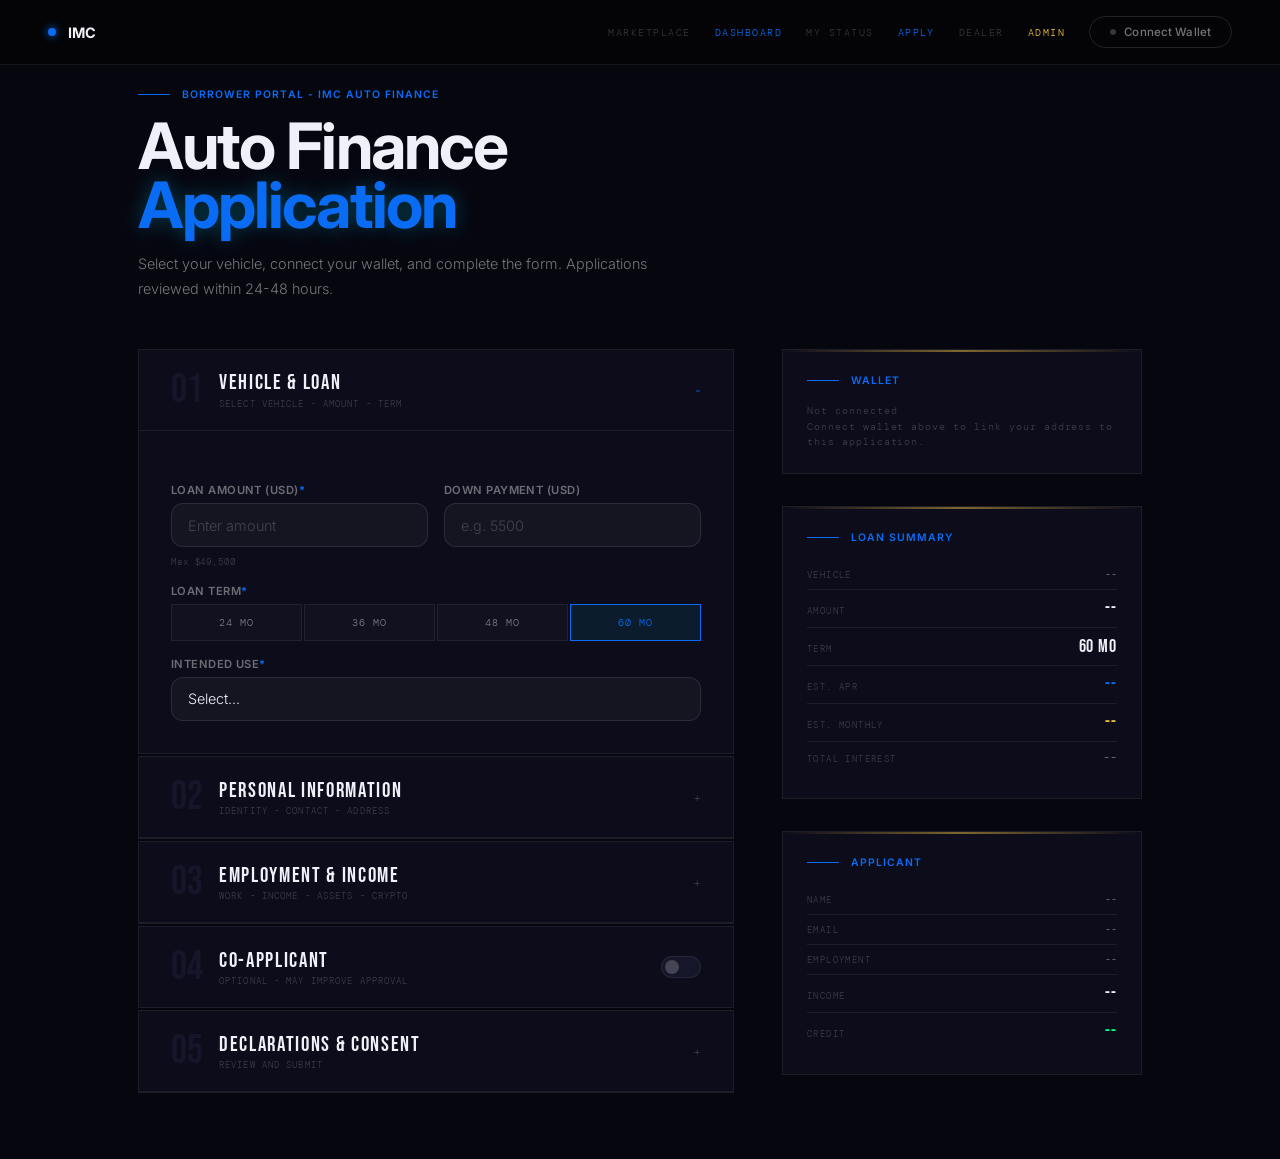
<file: imc/apply.html>
<!DOCTYPE html>
<html lang="en">
<head>
<meta charset="UTF-8">
<meta name="viewport" content="width=device-width, initial-scale=1.0">
<title>IMC — Auto Finance Application</title>
<link href="https://fonts.googleapis.com/css2?family=Bebas+Neue&family=DM+Mono:wght@300;400;500&family=Inter:wght@300;400;500;600&display=swap" rel="stylesheet">
<style>
:root{--bg:#06060f;--surface:#0c0c1a;--surface2:#11111f;--surface3:#16162a;--border:rgba(255,255,255,0.07);--border2:rgba(255,255,255,0.12);--neon:#0a6cf5;--neon-glow:rgba(10,108,245,0.25);--ibs-blue:#0a6cf5;--ibs-blue-hover:#1a7cff;--gold:#f0c040;--green:#00ff88;--red:#ff4455;--purple:#8b00ff;--purple2:#cc00ff;--cyan:#00d4ff;--text:#f0f0f8;--muted:rgba(255,255,255,0.45);--dim:rgba(255,255,255,0.2);}
*,*::before,*::after{box-sizing:border-box;margin:0;padding:0;}
body{background:var(--bg);color:var(--text);font-family:'Inter',sans-serif;font-weight:300;overflow-x:hidden;}
.nav{position:fixed;top:0;left:0;right:0;z-index:100;padding:1rem 3rem;display:flex;justify-content:space-between;align-items:center;background:rgba(5,5,7,0.95);backdrop-filter:blur(20px);border-bottom:1px solid var(--border);}
.nav-logo{font-family:'Bebas Neue',sans-serif;font-size:1.6rem;letter-spacing:0.1em;color:var(--text);text-decoration:none;display:flex;align-items:center;gap:0.75rem;}
.nav-dot{width:8px;height:8px;border-radius:50%;background:var(--neon);box-shadow:0 0 8px var(--neon);}
.nav-wallet{font-family:'DM Mono',monospace;font-size:0.65rem;letter-spacing:0.12em;text-transform:uppercase;background:transparent;border:1px solid var(--border2);color:var(--muted);padding:0.5rem 1.25rem;cursor:pointer;display:flex;align-items:center;gap:0.5rem;transition:all 0.2s;}
.nav-wallet:hover{border-color:var(--neon);color:var(--neon);}
.w-dot{width:6px;height:6px;border-radius:50%;background:var(--dim);transition:all 0.3s;}
.wrap{max-width:1100px;margin:0 auto;padding:5.5rem 3rem 4rem;}
.two-col{display:grid;grid-template-columns:1fr 360px;gap:3rem;align-items:start;}
.sl{font-family:'DM Mono',monospace;font-size:0.6rem;letter-spacing:0.25em;text-transform:uppercase;color:var(--neon);display:flex;align-items:center;gap:0.75rem;margin-bottom:1rem;}
.sl::before{content:'';width:2rem;height:1px;background:var(--neon);}
.fsec{background:var(--surface);border:1px solid var(--border);margin-bottom:2px;overflow:hidden;}
.fhdr{padding:1.25rem 2rem;border-bottom:1px solid var(--border);display:flex;align-items:center;justify-content:space-between;cursor:pointer;}
.fnum{font-family:'Bebas Neue',sans-serif;font-size:2.5rem;color:var(--surface3);line-height:1;margin-right:1rem;flex-shrink:0;}
.ftitle{font-family:'Bebas Neue',sans-serif;font-size:1.3rem;letter-spacing:0.08em;color:var(--text);}
.fsub{font-family:'DM Mono',monospace;font-size:0.58rem;letter-spacing:0.12em;text-transform:uppercase;color:var(--dim);margin-top:0.15rem;}
.fbody{padding:2rem;}
.fbody.collapsed{display:none;}
.frow{display:grid;gap:1rem;margin-bottom:1rem;}
.c2{grid-template-columns:1fr 1fr;}
.c3{grid-template-columns:1fr 1fr 1fr;}
.fw{display:flex;flex-direction:column;gap:0.35rem;}
.lbl{font-family:'DM Mono',monospace;font-size:0.58rem;letter-spacing:0.18em;text-transform:uppercase;color:var(--dim);}
.req{color:var(--neon);}
.inp{background:var(--surface2);border:1px solid var(--border);color:var(--text);padding:0.8rem 1rem;font-family:'DM Mono',monospace;font-size:0.78rem;outline:none;transition:border-color 0.2s;width:100%;}
.inp:focus{border-color:var(--neon);box-shadow:0 0 0 2px rgba(0,212,255,0.08);}
.inp::placeholder{color:var(--dim);}
select.inp{cursor:pointer;-webkit-appearance:none;}
.hint{font-family:'DM Mono',monospace;font-size:0.55rem;letter-spacing:0.1em;color:var(--dim);margin-top:0.2rem;}
.radio-group{display:flex;gap:2px;flex-wrap:wrap;}
.ropt{flex:1;min-width:80px;padding:0.7rem 0.85rem;background:var(--surface2);border:1px solid var(--border);cursor:pointer;text-align:center;transition:all 0.2s;}
.ropt.sel{background:rgba(0,212,255,0.08);border-color:var(--neon);}
.ropt-lbl{font-family:'DM Mono',monospace;font-size:0.62rem;letter-spacing:0.12em;text-transform:uppercase;color:var(--muted);}
.ropt.sel .ropt-lbl{color:var(--neon);}
.crow{display:flex;align-items:flex-start;gap:0.75rem;cursor:pointer;padding:0.75rem;background:var(--surface2);border:1px solid var(--border);margin-bottom:0.5rem;}
.crow.checked{border-color:rgba(0,212,255,0.3);}
.cbox{width:16px;height:16px;border:1px solid var(--border);background:transparent;flex-shrink:0;margin-top:2px;display:flex;align-items:center;justify-content:center;font-size:10px;font-weight:700;color:#050507;}
.cbox.on{background:var(--neon);border-color:var(--neon);}
.ctext{font-size:0.82rem;color:var(--muted);line-height:1.55;}
.co-toggle{display:flex;align-items:center;justify-content:space-between;padding:1.25rem 2rem;background:var(--surface);border:1px solid var(--border);cursor:pointer;margin-bottom:2px;}
.tsw{width:40px;height:22px;background:var(--surface3);border:1px solid var(--border);border-radius:11px;position:relative;transition:all 0.3s;flex-shrink:0;}
.tsw::after{content:'';position:absolute;top:3px;left:3px;width:14px;height:14px;background:var(--dim);border-radius:50%;transition:all 0.3s;}
.tsw.on{background:rgba(240,192,64,0.15);border-color:var(--gold);}
.tsw.on::after{left:21px;background:var(--gold);}
.btn-gold{background:var(--gold);border:none;color:#050507;padding:1rem 2rem;font-family:'DM Mono',monospace;font-size:0.75rem;font-weight:600;letter-spacing:0.2em;text-transform:uppercase;cursor:pointer;transition:all 0.2s;width:100%;}
.btn-gold:hover{background:#f8d060;box-shadow:0 0 24px rgba(240,192,64,0.4);}
.btn-gold:disabled{background:var(--surface3);color:var(--dim);cursor:not-allowed;}
.btn-purple{background:var(--purple);border:none;color:#fff;padding:0.65rem 1rem;font-family:'DM Mono',monospace;font-size:0.6rem;letter-spacing:0.15em;text-transform:uppercase;cursor:pointer;width:100%;margin-bottom:0.5rem;}
.scard{background:var(--surface);border:1px solid var(--border);padding:1.5rem;position:relative;overflow:hidden;margin-bottom:1rem;}
.scard::after{content:'';position:absolute;top:0;left:0;right:0;height:2px;background:linear-gradient(90deg,transparent,var(--gold),transparent);opacity:0.5;}
.srow{display:flex;justify-content:space-between;align-items:baseline;padding:0.5rem 0;border-bottom:1px solid var(--border);}
.srow:last-child{border-bottom:none;}
.skey{font-family:'DM Mono',monospace;font-size:0.58rem;letter-spacing:0.15em;text-transform:uppercase;color:var(--dim);}
.sval{font-family:'Bebas Neue',sans-serif;font-size:1.1rem;letter-spacing:0.05em;color:var(--text);}
.disc{background:rgba(255,68,85,0.04);border:1px solid rgba(255,68,85,0.15);padding:1rem 1.25rem;margin-top:1rem;}
.disc p{font-family:'DM Mono',monospace;font-size:0.58rem;letter-spacing:0.08em;color:var(--dim);line-height:1.7;}
.vcard{padding:1.25rem 1.5rem;position:relative;cursor:pointer;transition:all 0.2s;margin-bottom:2px;border:1px solid var(--border);background:var(--surface2);}
.vcard:hover{border-color:var(--border2);}
.vcard.active{background:rgba(0,212,255,0.06);border-color:rgba(0,212,255,0.4);}
.vcard-bar{position:absolute;top:0;left:0;right:0;height:2px;background:var(--neon);opacity:0.6;display:none;}
.vcard.active .vcard-bar{display:block;}
@keyframes pulse{0%,100%{opacity:1;}50%{opacity:0.5;}}
@media(max-width:1024px){.two-col{grid-template-columns:1fr;}}
@media(max-width:768px){.wrap{padding:5rem 1.5rem 3rem;}.c2,.c3{grid-template-columns:1fr;}.nav{padding:1rem 1.5rem;}}
</style>

<style>
/* IBS DESIGN SYSTEM OVERRIDE */
@import url('https://fonts.googleapis.com/css2?family=Inter:wght@200;300;400;500;600;700;800;900&display=swap');
body{font-family:'Inter',system-ui,sans-serif!important;-webkit-font-smoothing:antialiased;}
h1,h2,h3,h4,h5{font-family:'Inter',sans-serif!important;letter-spacing:-0.03em!important;}
.nav-logo{font-family:'Inter',sans-serif!important;font-weight:700!important;font-size:0.9rem!important;letter-spacing:-0.01em!important;}
.nav-links a{font-family:'Inter',sans-serif!important;font-size:0.78rem!important;letter-spacing:-0.01em!important;text-transform:none!important;color:rgba(255,255,255,0.55)!important;}
.nav-links a:hover{color:rgba(255,255,255,0.9)!important;}
.nav-wallet{font-family:'Inter',sans-serif!important;font-size:0.72rem!important;font-weight:500!important;letter-spacing:0.01em!important;text-transform:none!important;border-radius:980px!important;transition:all 0.2s!important;}
.nav-wallet:hover,.nav-wallet.connected{border-color:#0a6cf5!important;color:#fff!important;background:rgba(10,108,245,0.08)!important;}
.w-dot.on{background:#0a6cf5!important;box-shadow:0 0 6px #0a6cf5!important;}
.btn-neon{background:#0a6cf5!important;border:none!important;color:#fff!important;border-radius:980px!important;font-family:'Inter',sans-serif!important;font-weight:600!important;font-size:0.78rem!important;letter-spacing:0.01em!important;text-transform:none!important;box-shadow:0 4px 20px rgba(10,108,245,0.25)!important;transition:all 0.2s!important;}
.btn-neon:hover{background:#1a7cff!important;box-shadow:0 8px 30px rgba(10,108,245,0.4)!important;transform:translateY(-1px)!important;}
.btn-gold{border-radius:980px!important;font-family:'Inter',sans-serif!important;font-weight:700!important;font-size:0.78rem!important;text-transform:none!important;letter-spacing:0.01em!important;}
.btn-ghost,.btn-outline{border-radius:980px!important;font-family:'Inter',sans-serif!important;font-weight:500!important;font-size:0.78rem!important;text-transform:none!important;}
.sl{font-family:'Inter',sans-serif!important;font-weight:600!important;font-size:0.65rem!important;letter-spacing:0.1em!important;color:#0a6cf5!important;}
.sl::before{background:#0a6cf5!important;box-shadow:none!important;}
.stat-val{font-family:'Inter',sans-serif!important;font-weight:800!important;letter-spacing:-0.04em!important;color:#0a6cf5!important;text-shadow:0 0 20px rgba(10,108,245,0.3)!important;}
.stat-lbl{font-family:'Inter',sans-serif!important;font-weight:500!important;font-size:0.62rem!important;letter-spacing:0.06em!important;}
.badge{font-family:'Inter',sans-serif!important;font-weight:600!important;font-size:0.6rem!important;letter-spacing:0.06em!important;border-radius:980px!important;}
.badge-funding{background:rgba(10,108,245,0.1)!important;color:#0a6cf5!important;border:1px solid rgba(10,108,245,0.25)!important;}
.card,.stat-card,.position-card,.vault-card,.listing-card{background:linear-gradient(145deg,#0e0e20 0%,#0a0a18 100%)!important;border:1px solid rgba(255,255,255,0.07)!important;border-radius:20px!important;box-shadow:0 16px 40px rgba(0,0,0,0.4),0 4px 12px rgba(0,0,0,0.3),inset 0 1px 0 rgba(255,255,255,0.05)!important;transition:transform 0.35s cubic-bezier(0.34,1.56,0.64,1),box-shadow 0.35s!important;}
.card:hover,.stat-card:hover,.position-card:hover,.listing-card:hover{transform:translateY(-3px)!important;box-shadow:0 24px 60px rgba(0,0,0,0.5),0 8px 24px rgba(10,108,245,0.06),0 0 0 1px rgba(10,108,245,0.12)!important;border-color:rgba(10,108,245,0.15)!important;}
.card::before,.stat-card::before,.position-card::before{background:linear-gradient(90deg,transparent,#0a6cf5,#8b00ff,transparent)!important;opacity:0.4!important;height:1px!important;}
.prog-fill,.progress-fill,.fund-fill{background:linear-gradient(90deg,#0a6cf5,#8b00ff)!important;box-shadow:0 0 8px rgba(10,108,245,0.3)!important;}
.ndiv,hr{background:linear-gradient(90deg,transparent,rgba(10,108,245,0.2),transparent)!important;border:none!important;height:1px!important;}
input[type=text],input[type=number],input[type=email],input[type=password],select,textarea{background:rgba(255,255,255,0.04)!important;border:1px solid rgba(255,255,255,0.1)!important;border-radius:12px!important;font-family:'Inter',sans-serif!important;font-size:0.9rem!important;font-weight:300!important;transition:border-color 0.2s,box-shadow 0.2s!important;}
input:focus,select:focus,textarea:focus{border-color:#0a6cf5!important;box-shadow:0 0 0 3px rgba(10,108,245,0.12)!important;outline:none!important;}
label{font-family:'Inter',sans-serif!important;font-size:0.7rem!important;font-weight:600!important;letter-spacing:0.04em!important;text-transform:uppercase!important;color:rgba(255,255,255,0.4)!important;}
::-webkit-scrollbar{width:4px;height:4px;}
::-webkit-scrollbar-track{background:transparent;}
::-webkit-scrollbar-thumb{background:rgba(10,108,245,0.3);border-radius:2px;}
::selection{background:rgba(10,108,245,0.25);color:#fff;}
</style>

</head>
<body>

<nav class="nav">
  <a href="index.html" class="nav-logo"><div class="nav-dot"></div>IMC</a>
  <div style="display:flex;align-items:center;gap:1.5rem;">
    
    <a href="index.html" style="font-family:'DM Mono',monospace;font-size:0.62rem;letter-spacing:0.15em;text-transform:uppercase;color:var(--dim);text-decoration:none;">Marketplace</a>
    <a href="dashboard.html" style="font-family:'DM Mono',monospace;font-size:0.62rem;letter-spacing:0.15em;text-transform:uppercase;color:var(--neon);text-decoration:none;">Dashboard</a>
    <a href="status.html" style="font-family:'DM Mono',monospace;font-size:0.62rem;letter-spacing:0.15em;text-transform:uppercase;color:var(--dim);text-decoration:none;">My Status</a>
    <a href="apply.html" style="font-family:'DM Mono',monospace;font-size:0.62rem;letter-spacing:0.15em;text-transform:uppercase;color:var(--neon);text-decoration:none;">Apply</a>
    <a href="dealer.html" style="font-family:'DM Mono',monospace;font-size:0.62rem;letter-spacing:0.15em;text-transform:uppercase;color:var(--dim);text-decoration:none;">Dealer</a>
    <a href="admin.html" style="font-family:'DM Mono',monospace;font-size:0.62rem;letter-spacing:0.15em;text-transform:uppercase;color:var(--gold);text-decoration:none;">Admin</a>
    <button class="nav-wallet" id="walletBtn" onclick="connectWallet()">
      <div class="w-dot" id="wDot"></div>
      <span id="wLabel">Connect Wallet</span>
    </button>
  </div>
</nav>

<div class="wrap" id="appWrap">
  <div style="margin-bottom:3rem;">
    <div class="sl">Borrower Portal - IMC Auto Finance</div>
    <h1 style="font-family:'Bebas Neue',sans-serif;font-size:clamp(2.5rem,5vw,4.5rem);line-height:0.92;letter-spacing:0.02em;margin-bottom:1rem;">Auto Finance<br><span style="color:var(--neon);text-shadow:0 0 20px rgba(0,212,255,0.3);">Application</span></h1>
    <p style="color:var(--muted);font-size:0.9rem;max-width:520px;line-height:1.75;">Select your vehicle, connect your wallet, and complete the form. Applications reviewed within 24-48 hours.</p>
  </div>

  <div class="two-col">
    <div>

      <!-- SECTION 1: VEHICLE & LOAN -->
      <div class="fsec" id="sec1">
        <div class="fhdr" onclick="toggleSec(1)">
          <div style="display:flex;align-items:center;">
            <div class="fnum">01</div>
            <div><div class="ftitle">Vehicle &amp; Loan</div><div class="fsub">Select vehicle - Amount - Term</div></div>
          </div>
          <div id="icon1" style="color:var(--neon);font-size:0.8rem;">-</div>
        </div>
        <div class="fbody" id="body1">
          <div id="vehicleCards" style="margin-bottom:1.25rem;"></div>
          <div class="frow c2">
            <div class="fw"><label class="lbl">Loan Amount (USD)<span class="req">*</span></label><input class="inp" type="number" id="loanAmt" placeholder="Enter amount" oninput="calcLoan()"><div class="hint" id="maxLoanHint">Max $49,500</div></div>
            <div class="fw"><label class="lbl">Down Payment (USD)</label><input class="inp" type="number" id="downPmt" placeholder="e.g. 5500" oninput="calcLoan()"></div>
          </div>
          <div class="fw" style="margin-bottom:1rem;">
            <label class="lbl">Loan Term<span class="req">*</span></label>
            <div class="radio-group" id="termGroup">
              <div class="ropt" onclick="selectTerm(this,24)"><div class="ropt-lbl">24 mo</div></div>
              <div class="ropt" onclick="selectTerm(this,36)"><div class="ropt-lbl">36 mo</div></div>
              <div class="ropt" onclick="selectTerm(this,48)"><div class="ropt-lbl">48 mo</div></div>
              <div class="ropt sel" onclick="selectTerm(this,60)"><div class="ropt-lbl">60 mo</div></div>
            </div>
          </div>
          <div class="fw">
            <label class="lbl">Intended Use<span class="req">*</span></label>
            <select class="inp" id="intendedUse">
              <option value="">Select...</option>
              <option>Personal / Daily Driver</option>
              <option>Collector / Show Car</option>
              <option>Weekend / Recreational</option>
              <option>Investment / Appreciation</option>
            </select>
          </div>
        </div>
      </div>

      <!-- SECTION 2: PERSONAL -->
      <div class="fsec" id="sec2">
        <div class="fhdr" onclick="toggleSec(2)">
          <div style="display:flex;align-items:center;">
            <div class="fnum">02</div>
            <div><div class="ftitle">Personal Information</div><div class="fsub">Identity - Contact - Address</div></div>
          </div>
          <div id="icon2" style="color:var(--dim);font-size:0.8rem;">+</div>
        </div>
        <div class="fbody collapsed" id="body2">
          <div class="frow c2">
            <div class="fw"><label class="lbl">First Name<span class="req">*</span></label><input class="inp" type="text" id="firstName" placeholder="John" oninput="updateSum()"></div>
            <div class="fw"><label class="lbl">Last Name<span class="req">*</span></label><input class="inp" type="text" id="lastName" placeholder="Doe" oninput="updateSum()"></div>
          </div>
          <div class="frow c3">
            <div class="fw"><label class="lbl">Date of Birth<span class="req">*</span></label><input class="inp" type="date" id="dob"></div>
            <div class="fw"><label class="lbl">SSN Last 4<span class="req">*</span></label><input class="inp" type="text" id="ssn4" placeholder="1234" maxlength="4"></div>
            <div class="fw"><label class="lbl">Citizenship<span class="req">*</span></label>
              <select class="inp" id="citizenship">
                <option value="">Select...</option>
                <option>US Citizen</option>
                <option>Permanent Resident</option>
                <option>Visa Holder</option>
              </select>
            </div>
          </div>
          <div class="frow c2">
            <div class="fw"><label class="lbl">Email <span class="req">* Required</span></label><input class="inp" type="email" id="email" required placeholder="john@email.com" oninput="updateSum()"></div>
            <div class="fw"><label class="lbl">Mobile Phone<span class="req">*</span></label><input class="inp" type="tel" id="phone" placeholder="(702) 555-0100"></div>
          </div>
          <div class="frow"><div class="fw"><label class="lbl">Street Address<span class="req">*</span></label><input class="inp" type="text" id="street" placeholder="123 Main Street"></div></div>
          <div class="frow c3">
            <div class="fw"><label class="lbl">City<span class="req">*</span></label><input class="inp" type="text" id="city" placeholder="Las Vegas"></div>
            <div class="fw"><label class="lbl">State<span class="req">*</span></label>
              <select class="inp" id="state">
                <option value="">State...</option>
                <option>AL</option><option>AK</option><option>AZ</option><option>AR</option><option>CA</option><option>CO</option><option>CT</option><option>DE</option><option>FL</option><option>GA</option><option>HI</option><option>ID</option><option>IL</option><option>IN</option><option>IA</option><option>KS</option><option>KY</option><option>LA</option><option>ME</option><option>MD</option><option>MA</option><option>MI</option><option>MN</option><option>MS</option><option>MO</option><option>MT</option><option>NE</option><option>NV</option><option>NH</option><option>NJ</option><option>NM</option><option>NY</option><option>NC</option><option>ND</option><option>OH</option><option>OK</option><option>OR</option><option>PA</option><option>RI</option><option>SC</option><option>SD</option><option>TN</option><option>TX</option><option>UT</option><option>VT</option><option>VA</option><option>WA</option><option>WV</option><option>WI</option><option>WY</option>
              </select>
            </div>
            <div class="fw"><label class="lbl">ZIP<span class="req">*</span></label><input class="inp" type="text" id="zip" placeholder="89101" maxlength="5"></div>
          </div>
          <div class="frow c2">
            <div class="fw"><label class="lbl">Housing Status<span class="req">*</span></label>
              <select class="inp" id="housingStatus" onchange="updateSum()">
                <option value="">Select...</option>
                <option>Own - No Mortgage</option>
                <option>Own - With Mortgage</option>
                <option>Rent</option>
                <option>Live with Family</option>
              </select>
            </div>
            <div class="fw"><label class="lbl">Monthly Housing Payment</label><input class="inp" type="number" id="housingPmt" placeholder="1500"></div>
          </div>
        </div>
      </div>

      <!-- SECTION 3: EMPLOYMENT -->
      <div class="fsec" id="sec3">
        <div class="fhdr" onclick="toggleSec(3)">
          <div style="display:flex;align-items:center;">
            <div class="fnum">03</div>
            <div><div class="ftitle">Employment &amp; Income</div><div class="fsub">Work - Income - Assets - Crypto</div></div>
          </div>
          <div id="icon3" style="color:var(--dim);font-size:0.8rem;">+</div>
        </div>
        <div class="fbody collapsed" id="body3">
          <div class="frow c2">
            <div class="fw"><label class="lbl">Employment Status<span class="req">*</span></label>
              <select class="inp" id="empStatus" onchange="updateSum()">
                <option value="">Select...</option>
                <option>Full-Time Employed</option>
                <option>Part-Time Employed</option>
                <option>Self-Employed</option>
                <option>Business Owner</option>
                <option>Retired</option>
                <option>Other</option>
              </select>
            </div>
            <div class="fw"><label class="lbl">Employer / Business</label><input class="inp" type="text" id="employer" placeholder="Company name"></div>
          </div>
          <div class="frow c2">
            <div class="fw"><label class="lbl">Gross Monthly Income<span class="req">*</span></label><input class="inp" type="number" id="monthlyIncome" placeholder="6000" oninput="updateSum()"></div>
            <div class="fw"><label class="lbl">Credit Score Range<span class="req">*</span></label>
              <select class="inp" id="creditScore" onchange="updateSum()">
                <option value="">Select...</option>
                <option value="800">800+ Exceptional</option>
                <option value="750">750-799 Very Good</option>
                <option value="700">700-749 Good</option>
                <option value="650">650-699 Fair</option>
                <option value="600">600-649 Poor</option>
                <option value="550">Below 600</option>
              </select>
            </div>
          </div>
          <div class="frow c3">
            <div class="fw"><label class="lbl">Checking / Savings</label><input class="inp" type="number" id="checkingSavings" placeholder="10000"></div>
            <div class="fw"><label class="lbl">Investment Accounts</label><input class="inp" type="number" id="investments" placeholder="0"></div>
            <div class="fw"><label class="lbl">Other Monthly Income</label><input class="inp" type="number" id="otherIncome" placeholder="0"></div>
          </div>
          <div style="background:rgba(136,85,255,0.04);border:1px solid rgba(136,85,255,0.2);padding:1.5rem;margin-top:1.5rem;">
            <div style="font-family:'DM Mono',monospace;font-size:0.6rem;letter-spacing:0.2em;text-transform:uppercase;color:var(--purple);margin-bottom:1rem;">Crypto Assets - Optional</div>
            <div class="crow" id="cryptoRow" onclick="toggleCrypto()">
              <div class="cbox" id="cryptoBox"></div>
              <div class="ctext"><strong style="color:var(--text);">Include crypto assets in my application.</strong> I authorize IMC to verify on-chain wallet balance as part of credit decisioning. Qualifying assets: ETH, BTC, MATIC, USDC.</div>
            </div>
            <div id="cryptoFields" style="display:none;margin-top:1rem;">
              <div class="frow c2">
                <div class="fw"><label class="lbl">Wallet Address</label><input class="inp" type="text" id="cryptoWallet" placeholder="0x..."></div>
                <div class="fw"><label class="lbl">Est. Total Value (USD)</label><input class="inp" type="number" id="cryptoValue" placeholder="25000" oninput="updateSum()"></div>
              </div>
              <div class="fw">
                <label class="lbl">Willing to use as collateral?</label>
                <div class="radio-group" id="collateralGroup">
                  <div class="ropt" onclick="selectRadio(this,'collateralGroup')"><div class="ropt-lbl">Yes</div></div>
                  <div class="ropt sel" onclick="selectRadio(this,'collateralGroup')"><div class="ropt-lbl">No</div></div>
                  <div class="ropt" onclick="selectRadio(this,'collateralGroup')"><div class="ropt-lbl">Open to it</div></div>
                </div>
              </div>
            </div>
          </div>
        </div>
      </div>

      <!-- CO-APPLICANT -->
      <div class="co-toggle" onclick="toggleCoApp()">
        <div style="display:flex;align-items:center;">
          <div class="fnum">04</div>
          <div><div class="ftitle">Co-Applicant</div><div class="fsub">Optional - may improve approval</div></div>
        </div>
        <div class="tsw" id="coSwitch"></div>
      </div>
      <div class="fsec" id="secCo" style="display:none;">
        <div class="fbody">
          <div style="background:rgba(240,192,64,0.04);border:1px solid rgba(240,192,64,0.15);padding:0.85rem 1rem;margin-bottom:1.5rem;font-family:'DM Mono',monospace;font-size:0.62rem;color:var(--gold);">Adding a co-applicant may improve your rate and approval odds.</div>
          <div class="frow c2">
            <div class="fw"><label class="lbl">Relationship<span class="req">*</span></label>
              <select class="inp" id="coRelationship">
                <option value="">Select...</option>
                <option>Spouse / Partner</option>
                <option>Parent</option>
                <option>Sibling</option>
                <option>Business Partner</option>
              </select>
            </div>
            <div class="fw"><label class="lbl">Co-App Full Name<span class="req">*</span></label><input class="inp" type="text" id="coName" placeholder="Jane Doe"></div>
          </div>
          <div class="frow c3">
            <div class="fw"><label class="lbl">Email<span class="req">*</span></label><input class="inp" type="email" id="coEmail" placeholder="jane@email.com"></div>
            <div class="fw"><label class="lbl">Monthly Income<span class="req">*</span></label><input class="inp" type="number" id="coIncome" placeholder="5000"></div>
            <div class="fw"><label class="lbl">Credit Score<span class="req">*</span></label>
              <select class="inp" id="coCredit">
                <option value="">Select...</option>
                <option>800+ Exceptional</option>
                <option>750-799 Very Good</option>
                <option>700-749 Good</option>
                <option>650-699 Fair</option>
                <option>Below 650</option>
              </select>
            </div>
          </div>
        </div>
      </div>

      <!-- SECTION 5: DECLARATIONS -->
      <div class="fsec" id="sec5">
        <div class="fhdr" onclick="toggleSec(5)">
          <div style="display:flex;align-items:center;">
            <div class="fnum">05</div>
            <div><div class="ftitle">Declarations &amp; Consent</div><div class="fsub">Review and submit</div></div>
          </div>
          <div id="icon5" style="color:var(--dim);font-size:0.8rem;">+</div>
        </div>
        <div class="fbody collapsed" id="body5">
          <div class="crow" id="d1" onclick="toggleDecl('d1','db1')"><div class="cbox" id="db1"></div><div class="ctext">All information is true and accurate. False information is grounds for immediate denial.</div></div>
          <div class="crow" id="d2" onclick="toggleDecl('d2','db2')"><div class="cbox" id="db2"></div><div class="ctext">I authorize IMC to obtain a credit report and verify employment, income, and banking references.</div></div>
          <div class="crow" id="d3" onclick="toggleDecl('d3','db3')"><div class="cbox" id="db3"></div><div class="ctext">I understand loan payments are made in <strong style="color:var(--text);">USDC on Polygon</strong> and agree to maintain a compatible wallet.</div></div>
          <div class="crow" id="d4" onclick="toggleDecl('d4','db4')"><div class="cbox" id="db4"></div><div class="ctext">I agree to IMC Terms of Service, Privacy Policy, and consent to electronic communications.</div></div>
          <div class="disc"><p>This application does not constitute a loan offer. Final terms subject to underwriting. Equal Credit Opportunity - CFPB / REG B compliant.</p></div>
          <div style="margin-top:1.5rem;">
            <button class="btn-purple" id="debugBtn" onclick="debugSubmit()">DEBUG: Quick Test Submit</button>
            <button class="btn-gold" id="submitBtn" onclick="submitApp()" disabled>Submit Application</button>
          </div>
        </div>
      </div>

    </div>

    <!-- SIDEBAR -->
    <div style="position:sticky;top:80px;display:flex;flex-direction:column;gap:1rem;">
      <div class="scard">
        <div class="sl" style="margin-bottom:1rem;">Wallet</div>
        <div id="walletStatus" style="font-family:'DM Mono',monospace;font-size:0.6rem;color:var(--dim);letter-spacing:0.1em;line-height:1.6;">Not connected<br>Connect wallet above to link your address to this application.</div>
      </div>
      <div class="scard">
        <div class="sl" style="margin-bottom:1rem;">Loan Summary</div>
        <div class="srow"><div class="skey">Vehicle</div><div style="font-family:'DM Mono',monospace;font-size:0.6rem;color:var(--muted);text-align:right;max-width:55%;" id="sumVehicle">--</div></div>
        <div class="srow"><div class="skey">Amount</div><div class="sval" id="sumAmt">--</div></div>
        <div class="srow"><div class="skey">Term</div><div class="sval" id="sumTerm">60 mo</div></div>
        <div class="srow"><div class="skey">Est. APR</div><div class="sval" style="color:var(--neon);" id="sumAPR">--</div></div>
        <div class="srow"><div class="skey">Est. Monthly</div><div class="sval" style="color:var(--gold);" id="sumMonthly">--</div></div>
        <div class="srow"><div class="skey">Total Interest</div><div style="font-family:'DM Mono',monospace;font-size:0.75rem;color:var(--muted);" id="sumInterest">--</div></div>
      </div>
      <div class="scard">
        <div class="sl" style="margin-bottom:1rem;">Applicant</div>
        <div class="srow"><div class="skey">Name</div><div style="font-family:'DM Mono',monospace;font-size:0.65rem;color:var(--muted);" id="sumName">--</div></div>
        <div class="srow"><div class="skey">Email</div><div style="font-family:'DM Mono',monospace;font-size:0.6rem;color:var(--muted);" id="sumEmail">--</div></div>
        <div class="srow"><div class="skey">Employment</div><div style="font-family:'DM Mono',monospace;font-size:0.6rem;color:var(--muted);" id="sumEmp">--</div></div>
        <div class="srow"><div class="skey">Income</div><div class="sval" id="sumIncome">--</div></div>
        <div class="srow"><div class="skey">Credit</div><div class="sval" style="color:var(--green);" id="sumCredit">--</div></div>
      </div>
      <div class="scard" id="dtiCard" style="display:none;">
        <div class="sl" style="margin-bottom:0.75rem;">DTI Ratio</div>
        <div id="dtiVal" style="font-family:'Bebas Neue',sans-serif;font-size:2rem;line-height:1;"></div>
        <div style="height:5px;background:var(--surface3);border-radius:2px;margin-top:0.5rem;overflow:hidden;"><div id="dtiBar" style="height:100%;border-radius:2px;transition:width 0.5s;"></div></div>
        <div id="dtiNote" style="font-family:'DM Mono',monospace;font-size:0.55rem;color:var(--dim);margin-top:0.4rem;letter-spacing:0.1em;"></div>
      </div>
    </div>
  </div>
</div>

<!-- SUCCESS -->
<div id="successWrap" style="display:none;padding:5.5rem 3rem 4rem;">
  <div style="max-width:580px;margin:0 auto;text-align:center;">
    <div style="font-size:3rem;margin-bottom:1.5rem;">&#11042;</div>
    <div class="sl" style="justify-content:center;">Application Received</div>
    <h2 style="font-family:'Bebas Neue',sans-serif;font-size:4rem;letter-spacing:0.05em;line-height:0.9;margin-bottom:1.5rem;">APPLICATION<br><span style="color:var(--neon);">SUBMITTED</span></h2>
    <p style="color:var(--muted);font-size:0.9rem;line-height:1.75;margin-bottom:2rem;">Your application is under review. Expect a decision within 24-48 hours.</p>
    <div id="successDetails" style="background:var(--surface);border:1px solid var(--border);padding:1.5rem;text-align:left;margin-bottom:2rem;"></div>
    <a href="index.html"><button style="background:transparent;border:1px solid var(--neon);color:var(--neon);padding:0.85rem 2rem;font-family:'DM Mono',monospace;font-size:0.7rem;letter-spacing:0.18em;text-transform:uppercase;cursor:pointer;width:100%;">Back to Marketplace</button></a>
  </div>
</div>

<script>
var SB_URL = 'https://jtifhcvbgxqwlywugvjv.supabase.co';
var SB_KEY = 'eyJhbGciOiJIUzI1NiIsInR5cCI6IkpXVCJ9.eyJpc3MiOiJzdXBhYmFzZSIsInJlZiI6Imp0aWZoY3ZiZ3hxd2x5d3Vndmp2Iiwicm9sZSI6ImFub24iLCJpYXQiOjE3NzI1MDc5NTgsImV4cCI6MjA4ODA4Mzk1OH0.UfRVLuvM8_HPvKXUEDXb0cxR50znv16L5Tf99AnSc7g';
var WALLET = '';
var WALLET_SIG = '';
var WALLET_TS = 0;
var walletConnected = false;
var selectedTerm = 60;
var coAppEnabled = false;
var cryptoEnabled = false;
var decls = { d1: false, d2: false, d3: false, d4: false };
var selectedVehicleId = '1';

var VEHICLES = [];
var SB_URL_APPLY = 'https://jtifhcvbgxqwlywugvjv.supabase.co';
var SB_KEY_APPLY = 'eyJhbGciOiJIUzI1NiIsInR5cCI6IkpXVCJ9.eyJpc3MiOiJzdXBhYmFzZSIsInJlZiI6Imp0aWZoY3ZiZ3hxd2x5d3Vndmp2Iiwicm9sZSI6ImFub24iLCJpYXQiOjE3NzI1MDc5NTgsImV4cCI6MjA4ODA4Mzk1OH0.UfRVLuvM8_HPvKXUEDXb0cxR50znv16L5Tf99AnSc7g';

function loadVehiclesFromSupabase() {
  fetch(SB_URL_APPLY + '/rest/v1/imc_listings?select=*&order=created_at.desc', {
    headers: { 'apikey': SB_KEY_APPLY, 'Authorization': 'Bearer ' + SB_KEY_APPLY }
  })
  .then(function(r) { return r.json(); })
  .then(function(listings) {
    VEHICLES = (listings || []).map(function(l) {
      return {
        id: l.id,
        name: l.vehicle_name || 'Vehicle',
        color: l.vehicle_color || '',
        tag: [l.dealer_city, l.dealer_state].filter(Boolean).join(', ') || 'Las Vegas, NV',
        appraised: l.appraised_value || 0,
        maxLoan: l.loan_amount || 0,
        status: l.status || 'funding',
        vault_contract: l.vault_contract || null,
        nft_contract: l.nft_contract || null
      };
    });
    var urlVehicle = getURLParam('vehicle');
    if (urlVehicle && VEHICLES.find(function(v){ return v.id === urlVehicle; })) {
      selectedVehicleId = urlVehicle;
    } else if (VEHICLES.length > 0) {
      selectedVehicleId = VEHICLES[0].id;
    }
    renderVehicleCards();
  })
  .catch(function(e) { console.error('Failed to load vehicles:', e); });
}

function getURLParam(name) {
  try {
    return new URLSearchParams(window.location.search).get(name);
  } catch(e) { return null; }
}

function renderVehicleCards() {
  var container = document.getElementById('vehicleCards');
  container.innerHTML = '';
  VEHICLES.forEach(function(v) {
    var isActive = v.id === selectedVehicleId;
    var div = document.createElement('div');
    div.className = 'vcard' + (isActive ? ' active' : '');
    div.id = 'vc-' + v.id;
    div.setAttribute('onclick', 'selectVehicle("' + v.id + '")');

    var bar = document.createElement('div');
    bar.className = 'vcard-bar';
    div.appendChild(bar);

    var inner = document.createElement('div');
    inner.style.cssText = 'display:flex;justify-content:space-between;align-items:flex-start;';

    var left = document.createElement('div');
    var title = document.createElement('div');
    title.style.fontFamily = 'Bebas Neue, sans-serif';
    title.style.fontSize = '1.2rem';
    title.style.letterSpacing = '0.05em';
    title.style.color = 'var(--text)';
    title.style.marginBottom = '0.2rem';
    title.textContent = v.name + ' - ' + v.color;
    var sub = document.createElement('div');
        sub.style.fontFamily = 'DM Mono,monospace';
    sub.style.fontSize = '0.58rem';
    sub.style.color = 'var(--dim)';
    sub.style.letterSpacing = '0.1em';
    sub.style.marginBottom = '0.4rem';;
    sub.textContent = v.tag;
    var meta = document.createElement('div');
    meta.style.cssText = 'display:flex;gap:1.5rem;';
    var a1 = document.createElement('span');
        a1.style.fontFamily = 'DM Mono,monospace';
    a1.style.fontSize = '0.6rem';
    a1.style.color = 'var(--dim)';;
    a1.innerHTML = 'Appraised: <span style="color:var(--gold);">$' + v.appraised.toLocaleString() + '</span>';
    var a2 = document.createElement('span');
        a2.style.fontFamily = 'DM Mono,monospace';
    a2.style.fontSize = '0.6rem';
    a2.style.color = 'var(--dim)';;
    a2.innerHTML = 'Max Loan: <span style="color:var(--neon);">$' + v.maxLoan.toLocaleString() + '</span>';
    meta.appendChild(a1);
    meta.appendChild(a2);
    left.appendChild(title);
    left.appendChild(sub);
    left.appendChild(meta);

    var right = document.createElement('div');
        right.style.fontFamily = 'DM Mono,monospace';
    right.style.fontSize = '0.55rem';
    right.style.letterSpacing = '0.12em';
    right.style.textTransform = 'uppercase';
    right.style.paddingTop = '0.25rem';
    right.style.textAlign = 'right';;
    right.style.color = v.status === 'funding' ? 'var(--neon)' : 'var(--green)';
    right.textContent = v.status === 'funding' ? 'Open for Funding' : 'Active - Apply Now';

    inner.appendChild(left);
    inner.appendChild(right);
    div.appendChild(inner);
    container.appendChild(div);
  });
}

function selectVehicle(id) {
  selectedVehicleId = id;
  renderVehicleCards();
  var v = VEHICLES.find(function(x) { return x.id === id; });
  if (v) {
    document.getElementById('maxLoanHint').textContent = 'Max $' + v.maxLoan.toLocaleString();
    document.getElementById('sumVehicle').textContent = v.name;
    calcLoan();
  }
}

function connectWallet() {
  if (!window.ethereum) { alert('Please install MetaMask to connect your wallet.'); return; }
  var lbl = document.getElementById('wLabel');
  lbl.textContent = 'Connecting...';
  // Step 1: Request accounts
  window.ethereum.request({ method: 'eth_requestAccounts' })
    .then(function(accounts) {
      var addr = accounts[0];
      var short = addr.slice(0,6) + '...' + addr.slice(-4);
      lbl.textContent = 'Verifying...';
      // Step 2: Sign a challenge to PROVE ownership of the wallet
      // This prevents someone from just knowing an address and submitting
      var timestamp = Date.now();
      var challenge = 'IMC Auto Finance Application Authentication\nWallet: ' + addr + '\nTimestamp: ' + timestamp + '\nI confirm this wallet is mine and authorize linking it to my loan application.';
      return window.ethereum.request({
        method: 'personal_sign',
        params: [challenge, addr]
      }).then(function(signature) {
        // Signature verified client-side - store wallet + proof
        WALLET = addr;
        WALLET_SIG = signature;
        WALLET_TS = timestamp;
        walletConnected = true;
        document.getElementById('wDot').style.background = '#00d4ff';
        document.getElementById('wDot').style.boxShadow = '0 0 6px #00d4ff';
        document.getElementById('wLabel').textContent = short;
        document.getElementById('walletBtn').style.borderColor = '#00d4ff';
        document.getElementById('walletBtn').style.color = '#00d4ff';
        document.getElementById('walletStatus').innerHTML =
          '<span style="color:#00d4ff;letter-spacing:0.08em;">' + short + '</span>' +
          '<br><span style="color:var(--green);font-size:0.55rem;letter-spacing:0.1em;">Ownership verified via cryptographic signature</span>';
      }).catch(function() {
        // User rejected signing - still connect but note unverified
        WALLET = addr;
        walletConnected = true;
        document.getElementById('wDot').style.background = '#00d4ff';
        document.getElementById('wDot').style.boxShadow = '0 0 6px #00d4ff';
        document.getElementById('wLabel').textContent = short;
        document.getElementById('walletBtn').style.borderColor = '#00d4ff';
        document.getElementById('walletBtn').style.color = '#00d4ff';
        document.getElementById('walletStatus').innerHTML =
          '<span style="color:#00d4ff;letter-spacing:0.08em;">' + short + '</span>' +
          '<br><span style="color:var(--gold);font-size:0.55rem;letter-spacing:0.1em;">Connected - signature declined</span>';
      });
    })
    .catch(function(e) {
      lbl.textContent = 'Connect Wallet';
      console.error(e);
    });
}

function toggleSec(n) {
  var body = document.getElementById('body' + n);
  var icon = document.getElementById('icon' + n);
  var isOpen = !body.classList.contains('collapsed');
  body.classList.toggle('collapsed', isOpen);
  icon.textContent = isOpen ? '+' : '-';
  icon.style.color = isOpen ? 'var(--dim)' : 'var(--neon)';
}

function selectTerm(el, t) {
  selectedTerm = t;
  document.querySelectorAll('#termGroup .ropt').forEach(function(o) { o.classList.remove('sel'); });
  el.classList.add('sel');
  document.getElementById('sumTerm').textContent = t + ' mo';
  calcLoan();
}

function selectRadio(el, groupId) {
  document.querySelectorAll('#' + groupId + ' .ropt').forEach(function(o) { o.classList.remove('sel'); });
  el.classList.add('sel');
}

function toggleCoApp() {
  coAppEnabled = !coAppEnabled;
  document.getElementById('coSwitch').classList.toggle('on', coAppEnabled);
  document.getElementById('secCo').style.display = coAppEnabled ? 'block' : 'none';
}

function toggleCrypto() {
  cryptoEnabled = !cryptoEnabled;
  document.getElementById('cryptoBox').classList.toggle('on', cryptoEnabled);
  document.getElementById('cryptoBox').textContent = cryptoEnabled ? 'v' : '';
  document.getElementById('cryptoRow').classList.toggle('checked', cryptoEnabled);
  document.getElementById('cryptoFields').style.display = cryptoEnabled ? 'block' : 'none';
  calcLoan();
}

function toggleDecl(rowId, boxId) {
  decls[rowId] = !decls[rowId];
  var box = document.getElementById(boxId);
  box.classList.toggle('on', decls[rowId]);
  box.textContent = decls[rowId] ? 'v' : '';
  document.getElementById(rowId).classList.toggle('checked', decls[rowId]);
  document.getElementById('submitBtn').disabled = !(decls.d1 && decls.d2 && decls.d3 && decls.d4);
}

function gv(id) { var el = document.getElementById(id); return el ? el.value.trim() : ''; }
function gn(id) { var v = parseFloat(gv(id)); return isNaN(v) ? 0 : v; }

function getCollateral() {
  var sel = document.querySelector('#collateralGroup .ropt.sel');
  return sel ? sel.querySelector('.ropt-lbl').textContent : 'No';
}

function calcLoan() {
  var amt = gn('loanAmt');
  var credit = parseFloat(gv('creditScore')) || 0;
  var apr = 12;
  if (credit >= 800) apr = 7.9;
  else if (credit >= 750) apr = 9.9;
  else if (credit >= 700) apr = 11.9;
  else if (credit >= 650) apr = 13.9;
  else if (credit > 0) apr = 14.9;
  var cryptoVal = gn('cryptoValue');
  if (cryptoEnabled && getCollateral() !== 'No' && cryptoVal >= amt * 0.7) apr = Math.max(6.9, apr - 1.5);
  var r = apr / 100 / 12;
  var monthly = amt > 0 && selectedTerm > 0 ? (amt * r * Math.pow(1+r,selectedTerm)) / (Math.pow(1+r,selectedTerm)-1) : 0;
  var interest = monthly * selectedTerm - amt;
  document.getElementById('sumAmt').textContent = amt > 0 ? '$' + amt.toLocaleString() : '--';
  document.getElementById('sumAPR').textContent = amt > 0 && credit > 0 ? apr.toFixed(1) + '%' : '--';
  document.getElementById('sumMonthly').textContent = monthly > 0 ? '$' + monthly.toFixed(2) : '--';
  document.getElementById('sumInterest').textContent = interest > 0 ? '$' + interest.toFixed(0) : '--';
  var income = gn('monthlyIncome');
  if (monthly > 0 && income > 0) {
    var dti = monthly / income * 100;
    var color = dti < 28 ? 'var(--green)' : dti < 36 ? 'var(--gold)' : 'var(--red)';
    document.getElementById('dtiCard').style.display = 'block';
    document.getElementById('dtiVal').textContent = dti.toFixed(1) + '%';
    document.getElementById('dtiVal').style.color = color;
    document.getElementById('dtiBar').style.width = Math.min(dti * 1.5, 100) + '%';
    document.getElementById('dtiBar').style.background = color;
    document.getElementById('dtiNote').textContent = dti < 28 ? 'Excellent DTI' : dti < 36 ? 'Acceptable DTI' : 'Elevated - co-applicant recommended';
  }
}

function updateSum() {
  calcLoan();
  var fn = gv('firstName'), ln = gv('lastName');
  document.getElementById('sumName').textContent = (fn + ' ' + ln).trim() || '--';
  document.getElementById('sumEmail').textContent = gv('email') || '--';
  document.getElementById('sumEmp').textContent = gv('empStatus') || '--';
  var inc = gn('monthlyIncome');
  document.getElementById('sumIncome').textContent = inc > 0 ? '$' + inc.toLocaleString() : '--';
  document.getElementById('sumCredit').textContent = gv('creditScore') ? gv('creditScore') + '+' : '--';
}

function buildPayload(walletOverride) {
  var v = VEHICLES.find(function(x) { return x.id === selectedVehicleId; }) || VEHICLES[0];
  return {
    wallet_address: walletOverride || WALLET || 'unknown',
    vehicle_id: v.id,
    vehicle_name: v.name + ' - ' + v.color,
    loan_amount: gn('loanAmt') || 1,
    down_payment: gn('downPmt'),
    term_months: selectedTerm,
    intended_use: gv('intendedUse'),
    first_name: gv('firstName'),
    last_name: gv('lastName'),
    dob: gv('dob'),
    email: gv('email'),
    phone: gv('phone'),
    street_address: gv('street'),
    city: gv('city'),
    state: gv('state'),
    zip: gv('zip'),
    housing_status: gv('housingStatus'),
    monthly_housing_payment: gn('housingPmt'),
    employment_status: gv('empStatus'),
    employer: gv('employer'),
    gross_monthly_income: gn('monthlyIncome'),
    credit_score_range: gv('creditScore'),
    checking_savings: gn('checkingSavings'),
    investment_accounts: gn('investments'),
    other_income: gn('otherIncome'),
    crypto_included: cryptoEnabled,
    crypto_estimated_value: cryptoEnabled ? gn('cryptoValue') : 0,
    crypto_as_collateral: cryptoEnabled ? getCollateral() : 'No',
    co_app_included: coAppEnabled,
    co_app_relationship: coAppEnabled ? gv('coRelationship') : null,
    co_app_name: coAppEnabled ? gv('coName') : null,
    co_app_email: coAppEnabled ? gv('coEmail') : null,
    co_app_income: coAppEnabled ? gn('coIncome') : null,
    co_app_credit_score: coAppEnabled ? gv('coCredit') : null,
    status: 'pending',
    wallet_verified: WALLET_SIG !== ''
  };
}

function sendToSupabase(payload, onSuccess, onError) {
  fetch(SB_URL + '/rest/v1/imc_applications', {
    method: 'POST',
    headers: {
      'Content-Type': 'application/json',
      'apikey': SB_KEY,
      'Authorization': 'Bearer ' + SB_KEY,
      'Prefer': 'return=representation'
    },
    body: JSON.stringify(payload)
  })
  .then(function(r) { return r.json(); })
  .then(function(d) {
    console.log('Supabase:', d);
    if (d && d[0] && d[0].id) { onSuccess(d[0].id); }
    else if (d && d.message) { onError(d.message); }
    else { onSuccess('pending'); }
  })
  .catch(function(e) { onError(e.message); });
}

function submitApp() {
  var btn = document.getElementById('submitBtn');
  // Validate required fields
  var email = document.getElementById('email').value.trim();
  var loanAmt = document.getElementById('loanAmt').value;
  if (!email) {
    alert('Email address is required to submit your application.');
    toggleSec(2);
    setTimeout(function() { document.getElementById('email').focus(); }, 300);
    return;
  }
  if (!email.match(/^[^@]+@[^@]+\.[^@]+$/)) {
    alert('Please enter a valid email address.');
    toggleSec(2);
    setTimeout(function() { document.getElementById('email').focus(); }, 300);
    return;
  }
  if (!loanAmt || parseFloat(loanAmt) < 1000) {
    alert('Please enter a loan amount of at least $1,000.');
    toggleSec(1);
    setTimeout(function() { document.getElementById('loanAmt').focus(); }, 300);
    return;
  }
  if (!WALLET && !walletConnected) {
    alert('Please connect your wallet before submitting. Your wallet address authenticates this application.');
    document.getElementById('walletBtn').style.borderColor = '#ff4455';
    document.getElementById('walletBtn').style.color = '#ff4455';
    setTimeout(function() { document.getElementById('walletBtn').style.borderColor = 'var(--border2)'; document.getElementById('walletBtn').style.color = 'var(--muted)'; }, 3000);
    return;
  }
  btn.textContent = 'Submitting...';
  btn.disabled = true;
  var payload = buildPayload(WALLET);
  console.log('Submit payload:', JSON.stringify(payload));
  sendToSupabase(payload,
    function(id) { showSuccess(id); },
    function(err) {
      console.error('Error:', err);
      alert('Submission error: ' + err);
      btn.disabled = false;
      btn.textContent = 'Submit Application';
    }
  );
}

function debugSubmit() {
  var payload = buildPayload('0x8050d5462309dd334116Bb3e949386c3238DB9ac');
  if (!payload.first_name) payload.first_name = 'Test';
  if (!payload.last_name) payload.last_name = 'Applicant';
  payload.loan_amount = payload.loan_amount > 1 ? payload.loan_amount : 40000;
  payload.gross_monthly_income = payload.gross_monthly_income || 8000;
  payload.credit_score_range = payload.credit_score_range || '750';
  console.log('Debug payload:', JSON.stringify(payload));
  sendToSupabase(payload,
    function(id) { alert('SUCCESS - ID: ' + id.slice(0,8).toUpperCase() + ' - Check admin panel'); },
    function(err) { alert('ERROR: ' + err); }
  );
}

function showSuccess(id) {
  document.getElementById('appWrap').style.display = 'none';
  document.getElementById('successWrap').style.display = 'block';
  var v = VEHICLES.find(function(x) { return x.id === selectedVehicleId; }) || VEHICLES[0];
  var rows = [
    ['App ID', id ? id.slice(0,8).toUpperCase() : 'PENDING'],
    ['Vehicle', v.name + ' - ' + v.color],
    ['Loan Amount', gn('loanAmt') > 1 ? '$' + gn('loanAmt').toLocaleString() : 'Not provided'],
    ['Term', selectedTerm + ' months'],
    ['Wallet', WALLET ? WALLET.slice(0,6) + '...' + WALLET.slice(-4) : 'Not connected'],
    ['Status', 'Under Review']
  ];
  var html = '';
  rows.forEach(function(r) {
    html += '<div style="display:flex;justify-content:space-between;padding:0.5rem 0;border-bottom:1px solid var(--border);font-size:0.82rem;">' +
      '<span style="font-family:\'DM Mono\',monospace;font-size:0.58rem;letter-spacing:0.12em;text-transform:uppercase;color:var(--dim);">' + r[0] + '</span>' +
      '<span style="color:' + (r[0]==='Status'?'var(--neon)':r[0]==='App ID'?'var(--gold)':'var(--text)') + ';">' + r[1] + '</span></div>';
  });
  document.getElementById('successDetails').innerHTML = html;
  window.scrollTo(0,0);
}

// ---- INIT ----
(function init() {
  loadVehiclesFromSupabase();
})();
</script>
</body>
</html>
</file>
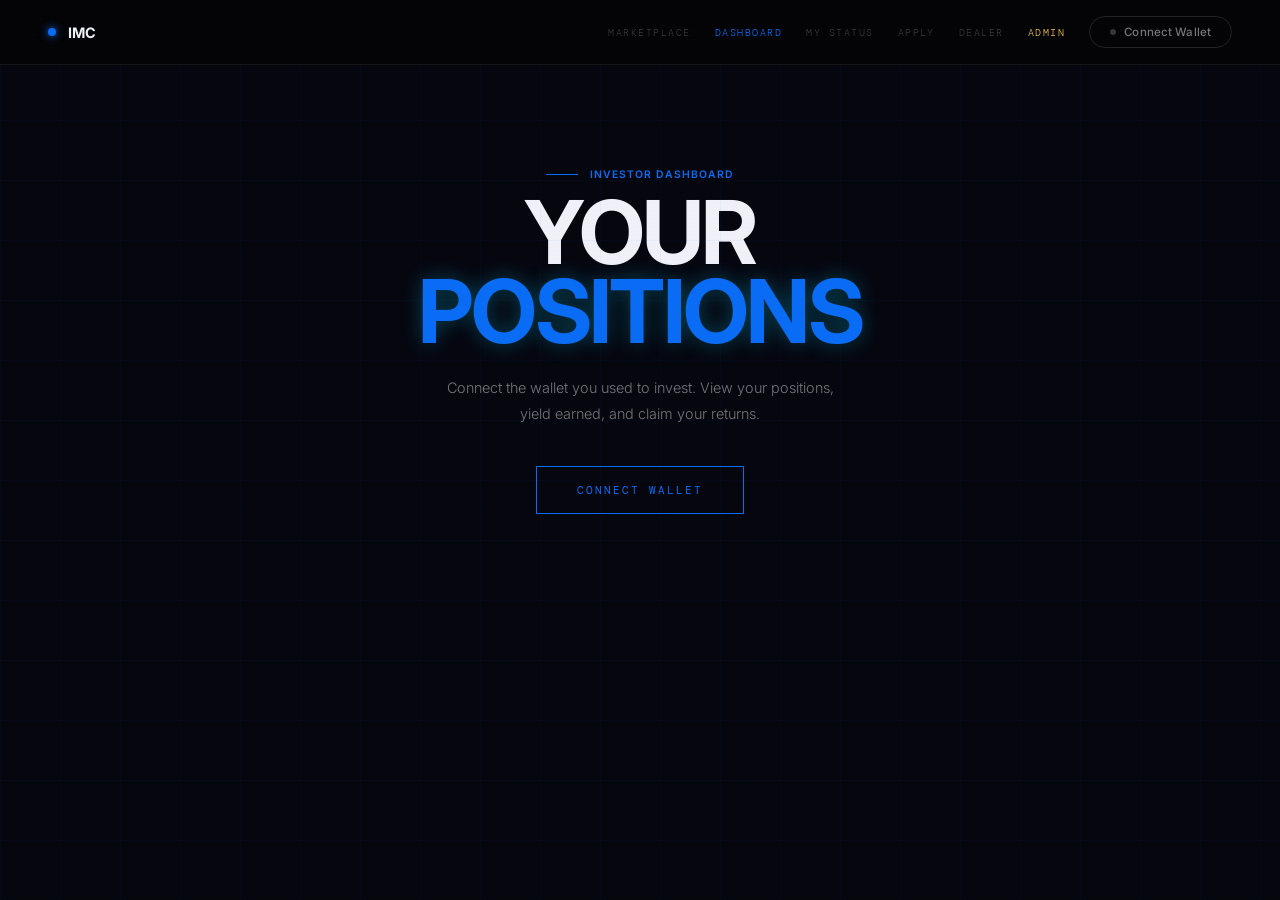
<file: imc/dashboard.html>
<!DOCTYPE html>
<html lang="en">
<head>
<meta charset="UTF-8">
<meta name="viewport" content="width=device-width, initial-scale=1.0">
<title>IMC — Investor Dashboard</title>
<link href="https://fonts.googleapis.com/css2?family=Bebas+Neue&family=DM+Mono:wght@300;400;500&family=Instrument+Sans:wght@300;400;500&display=swap" rel="stylesheet">
<style>
:root{--bg:#06060f;--surface:#0c0c1a;--surface2:#11111f;--surface3:#16162a;--border:rgba(255,255,255,0.07);--border2:rgba(255,255,255,0.12);--neon:#0a6cf5;--neon-glow:rgba(10,108,245,0.25);--ibs-blue:#0a6cf5;--ibs-blue-hover:#1a7cff;--gold:#f0c040;--green:#00ff88;--red:#ff4455;--purple:#8b00ff;--purple2:#cc00ff;--cyan:#00d4ff;--text:#f0f0f8;--muted:rgba(255,255,255,0.45);--dim:rgba(255,255,255,0.2);}
*,*::before,*::after{box-sizing:border-box;margin:0;padding:0;}
body{background:var(--bg);color:var(--text);font-family:'Instrument Sans',sans-serif;font-weight:300;min-height:100vh;}
body::before{content:'';position:fixed;inset:0;background:repeating-linear-gradient(0deg,rgba(0,212,255,0.008) 0px,rgba(0,212,255,0.008) 1px,transparent 1px,transparent 4px);pointer-events:none;z-index:9000;}
.nav{position:fixed;top:0;left:0;right:0;z-index:100;padding:1rem 3rem;display:flex;justify-content:space-between;align-items:center;background:rgba(5,5,7,0.95);backdrop-filter:blur(20px);border-bottom:1px solid var(--border);}
.nav-logo{font-family:'Bebas Neue',sans-serif;font-size:1.6rem;letter-spacing:0.1em;color:var(--text);text-decoration:none;display:flex;align-items:center;gap:0.75rem;}
.nav-dot{width:8px;height:8px;border-radius:50%;background:var(--neon);box-shadow:0 0 8px var(--neon);animation:pulse 2s infinite;}
.nav-wallet{font-family:'DM Mono',monospace;font-size:0.65rem;letter-spacing:0.12em;text-transform:uppercase;background:transparent;border:1px solid var(--border2);color:var(--muted);padding:0.5rem 1.25rem;cursor:pointer;display:flex;align-items:center;gap:0.5rem;transition:all 0.2s;}
.nav-wallet.connected{border-color:var(--neon);color:var(--neon);}
.w-dot{width:6px;height:6px;border-radius:50%;background:var(--dim);transition:all 0.3s;}
.w-dot.on{background:var(--neon);box-shadow:0 0 6px var(--neon);}
.wrap{max-width:1100px;margin:0 auto;padding:5.5rem 3rem 4rem;}
.sl{font-family:'DM Mono',monospace;font-size:0.6rem;letter-spacing:0.25em;text-transform:uppercase;color:var(--neon);display:flex;align-items:center;gap:0.75rem;margin-bottom:0.75rem;}
.sl::before{content:'';width:2rem;height:1px;background:var(--neon);}
.card{background:var(--surface);border:1px solid var(--border);position:relative;overflow:hidden;}
.card::before{content:'';position:absolute;top:0;left:0;right:0;height:2px;background:linear-gradient(90deg,transparent,var(--neon),transparent);opacity:0.4;}
.card.gold::before{background:linear-gradient(90deg,transparent,var(--gold),transparent);}
.card.green::before{background:linear-gradient(90deg,transparent,var(--green),transparent);}
.stat-grid{display:grid;grid-template-columns:repeat(4,1fr);gap:2px;margin-bottom:2px;}
.stat-box{background:var(--surface);border:1px solid var(--border);padding:1.5rem 2rem;}
.stat-val{font-family:'Bebas Neue',sans-serif;font-size:2.2rem;line-height:1;letter-spacing:0.02em;}
.stat-lbl{font-family:'DM Mono',monospace;font-size:0.55rem;letter-spacing:0.18em;text-transform:uppercase;color:var(--dim);margin-top:0.35rem;}
.position-card{background:var(--surface);border:1px solid var(--border);margin-bottom:2px;position:relative;overflow:hidden;}
.position-card::before{content:'';position:absolute;top:0;left:0;right:0;height:2px;}
.position-card.active::before{background:linear-gradient(90deg,transparent,var(--neon),transparent);}
.position-card.funded::before{background:linear-gradient(90deg,transparent,var(--green),transparent);}
.pos-header{padding:1.25rem 2rem;display:grid;grid-template-columns:1fr auto;align-items:center;border-bottom:1px solid var(--border);}
.pos-vehicle{font-family:'Bebas Neue',sans-serif;font-size:1.4rem;letter-spacing:0.05em;color:var(--text);}
.pos-status{font-family:'DM Mono',monospace;font-size:0.55rem;letter-spacing:0.15em;text-transform:uppercase;padding:0.2rem 0.75rem;}
.status-funding{background:rgba(0,212,255,0.08);color:var(--neon);border:1px solid rgba(0,212,255,0.2);}
.status-active{background:rgba(0,255,136,0.08);color:var(--green);border:1px solid rgba(0,255,136,0.2);}
.pos-body{padding:1.5rem 2rem;display:grid;grid-template-columns:repeat(5,1fr) auto;gap:1.5rem;align-items:center;}
.pos-metric{}
.pos-metric-val{font-family:'Bebas Neue',sans-serif;font-size:1.5rem;color:var(--text);line-height:1;}
.pos-metric-lbl{font-family:'DM Mono',monospace;font-size:0.52rem;letter-spacing:0.15em;text-transform:uppercase;color:var(--dim);margin-top:0.2rem;}
.prog-wrap{height:4px;background:var(--surface3);border-radius:2px;overflow:hidden;margin-top:0.5rem;}
.prog-fill{height:100%;border-radius:2px;background:linear-gradient(90deg,var(--neon),var(--purple));transition:width 0.8s ease;}
.btn-claim{background:var(--green);border:none;color:#050507;padding:0.65rem 1.25rem;font-family:'DM Mono',monospace;font-size:0.62rem;font-weight:600;letter-spacing:0.15em;text-transform:uppercase;cursor:pointer;white-space:nowrap;transition:all 0.2s;}
.btn-claim:hover{box-shadow:0 0 16px rgba(0,255,136,0.3);}
.btn-claim:disabled{background:var(--surface3);color:var(--dim);cursor:not-allowed;}
.empty-state{text-align:center;padding:5rem 2rem;}
.empty-icon{font-size:3rem;opacity:0.2;margin-bottom:1.5rem;}
@keyframes pulse{0%,100%{opacity:1;}50%{opacity:0.4;}}
@keyframes fadeUp{from{opacity:0;transform:translateY(12px);}to{opacity:1;transform:translateY(0);}}
.fade-in{animation:fadeUp 0.5s ease forwards;}
::-webkit-scrollbar{width:4px;}
::-webkit-scrollbar-track{background:var(--bg);}
::-webkit-scrollbar-thumb{background:var(--border2);}
@media(max-width:768px){.wrap{padding:5rem 1.5rem 3rem;}.nav{padding:1rem 1.5rem;}.stat-grid{grid-template-columns:1fr 1fr;}.pos-body{grid-template-columns:1fr 1fr 1fr;}}
</style>

<style>
/* IBS DESIGN SYSTEM OVERRIDE */
@import url('https://fonts.googleapis.com/css2?family=Inter:wght@200;300;400;500;600;700;800;900&display=swap');
body{font-family:'Inter',system-ui,sans-serif!important;-webkit-font-smoothing:antialiased;}
h1,h2,h3,h4,h5{font-family:'Inter',sans-serif!important;letter-spacing:-0.03em!important;}
.nav-logo{font-family:'Inter',sans-serif!important;font-weight:700!important;font-size:0.9rem!important;letter-spacing:-0.01em!important;}
.nav-links a{font-family:'Inter',sans-serif!important;font-size:0.78rem!important;letter-spacing:-0.01em!important;text-transform:none!important;color:rgba(255,255,255,0.55)!important;}
.nav-links a:hover{color:rgba(255,255,255,0.9)!important;}
.nav-wallet{font-family:'Inter',sans-serif!important;font-size:0.72rem!important;font-weight:500!important;letter-spacing:0.01em!important;text-transform:none!important;border-radius:980px!important;transition:all 0.2s!important;}
.nav-wallet:hover,.nav-wallet.connected{border-color:#0a6cf5!important;color:#fff!important;background:rgba(10,108,245,0.08)!important;}
.w-dot.on{background:#0a6cf5!important;box-shadow:0 0 6px #0a6cf5!important;}
.btn-neon{background:#0a6cf5!important;border:none!important;color:#fff!important;border-radius:980px!important;font-family:'Inter',sans-serif!important;font-weight:600!important;font-size:0.78rem!important;letter-spacing:0.01em!important;text-transform:none!important;box-shadow:0 4px 20px rgba(10,108,245,0.25)!important;transition:all 0.2s!important;}
.btn-neon:hover{background:#1a7cff!important;box-shadow:0 8px 30px rgba(10,108,245,0.4)!important;transform:translateY(-1px)!important;}
.btn-gold{border-radius:980px!important;font-family:'Inter',sans-serif!important;font-weight:700!important;font-size:0.78rem!important;text-transform:none!important;letter-spacing:0.01em!important;}
.btn-ghost,.btn-outline{border-radius:980px!important;font-family:'Inter',sans-serif!important;font-weight:500!important;font-size:0.78rem!important;text-transform:none!important;}
.sl{font-family:'Inter',sans-serif!important;font-weight:600!important;font-size:0.65rem!important;letter-spacing:0.1em!important;color:#0a6cf5!important;}
.sl::before{background:#0a6cf5!important;box-shadow:none!important;}
.stat-val{font-family:'Inter',sans-serif!important;font-weight:800!important;letter-spacing:-0.04em!important;color:#0a6cf5!important;text-shadow:0 0 20px rgba(10,108,245,0.3)!important;}
.stat-lbl{font-family:'Inter',sans-serif!important;font-weight:500!important;font-size:0.62rem!important;letter-spacing:0.06em!important;}
.badge{font-family:'Inter',sans-serif!important;font-weight:600!important;font-size:0.6rem!important;letter-spacing:0.06em!important;border-radius:980px!important;}
.badge-funding{background:rgba(10,108,245,0.1)!important;color:#0a6cf5!important;border:1px solid rgba(10,108,245,0.25)!important;}
.card,.stat-card,.position-card,.vault-card,.listing-card{background:linear-gradient(145deg,#0e0e20 0%,#0a0a18 100%)!important;border:1px solid rgba(255,255,255,0.07)!important;border-radius:20px!important;box-shadow:0 16px 40px rgba(0,0,0,0.4),0 4px 12px rgba(0,0,0,0.3),inset 0 1px 0 rgba(255,255,255,0.05)!important;transition:transform 0.35s cubic-bezier(0.34,1.56,0.64,1),box-shadow 0.35s!important;}
.card:hover,.stat-card:hover,.position-card:hover,.listing-card:hover{transform:translateY(-3px)!important;box-shadow:0 24px 60px rgba(0,0,0,0.5),0 8px 24px rgba(10,108,245,0.06),0 0 0 1px rgba(10,108,245,0.12)!important;border-color:rgba(10,108,245,0.15)!important;}
.card::before,.stat-card::before,.position-card::before{background:linear-gradient(90deg,transparent,#0a6cf5,#8b00ff,transparent)!important;opacity:0.4!important;height:1px!important;}
.prog-fill,.progress-fill,.fund-fill{background:linear-gradient(90deg,#0a6cf5,#8b00ff)!important;box-shadow:0 0 8px rgba(10,108,245,0.3)!important;}
.ndiv,hr{background:linear-gradient(90deg,transparent,rgba(10,108,245,0.2),transparent)!important;border:none!important;height:1px!important;}
input[type=text],input[type=number],input[type=email],input[type=password],select,textarea{background:rgba(255,255,255,0.04)!important;border:1px solid rgba(255,255,255,0.1)!important;border-radius:12px!important;font-family:'Inter',sans-serif!important;font-size:0.9rem!important;font-weight:300!important;transition:border-color 0.2s,box-shadow 0.2s!important;}
input:focus,select:focus,textarea:focus{border-color:#0a6cf5!important;box-shadow:0 0 0 3px rgba(10,108,245,0.12)!important;outline:none!important;}
label{font-family:'Inter',sans-serif!important;font-size:0.7rem!important;font-weight:600!important;letter-spacing:0.04em!important;text-transform:uppercase!important;color:rgba(255,255,255,0.4)!important;}
::-webkit-scrollbar{width:4px;height:4px;}
::-webkit-scrollbar-track{background:transparent;}
::-webkit-scrollbar-thumb{background:rgba(10,108,245,0.3);border-radius:2px;}
::selection{background:rgba(10,108,245,0.25);color:#fff;}
</style>

</head>
<body>
<style>
.ibs-grid-bg{position:fixed;inset:0;pointer-events:none;z-index:0;
  background-image:
    linear-gradient(rgba(10,108,245,0.04) 1px,transparent 1px),
    linear-gradient(90deg,rgba(10,108,245,0.04) 1px,transparent 1px);
  background-size:60px 60px;
  animation:grid-pulse 4s ease-in-out infinite;}
@keyframes grid-pulse{0%,100%{opacity:0.5}50%{opacity:1}}
</style>
<div class="ibs-grid-bg"></div>



<nav class="nav">
  <a href="index.html" class="nav-logo"><div class="nav-dot"></div>IMC</a>
  <div style="display:flex;align-items:center;gap:1.5rem;">
    
    <a href="index.html" style="font-family:'DM Mono',monospace;font-size:0.62rem;letter-spacing:0.15em;text-transform:uppercase;color:var(--dim);text-decoration:none;">Marketplace</a>
    <a href="dashboard.html" style="font-family:'DM Mono',monospace;font-size:0.62rem;letter-spacing:0.15em;text-transform:uppercase;color:var(--neon);text-decoration:none;">Dashboard</a>
    <a href="status.html" style="font-family:'DM Mono',monospace;font-size:0.62rem;letter-spacing:0.15em;text-transform:uppercase;color:var(--dim);text-decoration:none;">My Status</a>
    <a href="apply.html" style="font-family:'DM Mono',monospace;font-size:0.62rem;letter-spacing:0.15em;text-transform:uppercase;color:var(--dim);text-decoration:none;">Apply</a>
    <a href="dealer.html" style="font-family:'DM Mono',monospace;font-size:0.62rem;letter-spacing:0.15em;text-transform:uppercase;color:var(--dim);text-decoration:none;">Dealer</a>
    <a href="admin.html" style="font-family:'DM Mono',monospace;font-size:0.62rem;letter-spacing:0.15em;text-transform:uppercase;color:var(--gold);text-decoration:none;">Admin</a>
    <button class="nav-wallet" id="walletBtn" onclick="connectAndLoad()">
      <div class="w-dot" id="wDot"></div>
      <span id="wLabel">Connect Wallet</span>
    </button>
  </div>
</nav>

<div class="wrap">

  <!-- CONNECT PROMPT -->
  <div id="connectPrompt">
    <div style="text-align:center;padding:5rem 0;">
      <div class="sl" style="justify-content:center;">Investor Dashboard</div>
      <h1 style="font-family:'Bebas Neue',sans-serif;font-size:clamp(3rem,8vw,5.5rem);line-height:0.9;letter-spacing:0.02em;margin-bottom:1.5rem;">
        YOUR<br><span style="color:var(--neon);text-shadow:0 0 20px rgba(0,212,255,0.3);">POSITIONS</span>
      </h1>
      <p style="color:var(--muted);font-size:0.9rem;max-width:420px;margin:0 auto 2.5rem;line-height:1.75;">Connect the wallet you used to invest. View your positions, yield earned, and claim your returns.</p>
      <button onclick="connectAndLoad()" style="background:transparent;border:1px solid var(--neon);color:var(--neon);padding:1rem 2.5rem;font-family:'DM Mono',monospace;font-size:0.7rem;letter-spacing:0.18em;text-transform:uppercase;cursor:pointer;transition:all 0.2s;">Connect Wallet</button>
    </div>
  </div>

  <!-- LOADING -->
  <div id="loadingState" style="display:none;text-align:center;padding:5rem 0;">
    <div style="font-family:'DM Mono',monospace;font-size:0.7rem;letter-spacing:0.2em;text-transform:uppercase;color:var(--neon);animation:pulse 1s infinite;">Loading positions from blockchain...</div>
  </div>

  <!-- DASHBOARD -->
  <div id="dashboard" style="display:none;" class="fade-in">

    <!-- Header -->
    <div style="display:flex;justify-content:space-between;align-items:flex-start;flex-wrap:wrap;gap:1rem;margin-bottom:2rem;">
      <div>
        <div class="sl">Investor Dashboard</div>
        <h1 style="font-family:'Bebas Neue',sans-serif;font-size:clamp(2.5rem,5vw,3.5rem);line-height:0.92;letter-spacing:0.02em;">
          Your<br><span style="color:var(--neon);" id="walletDisplay">Portfolio</span>
        </h1>
      </div>
      <button onclick="refreshAll()" style="background:transparent;border:1px solid var(--border2);color:var(--dim);padding:0.6rem 1.25rem;font-family:'DM Mono',monospace;font-size:0.6rem;letter-spacing:0.15em;text-transform:uppercase;cursor:pointer;align-self:flex-end;transition:all 0.2s;" onmouseover="this.style.borderColor='var(--neon)';this.style.color='var(--neon)'" onmouseout="this.style.borderColor='var(--border2)';this.style.color='var(--dim)'">Refresh</button>
    </div>

    <!-- Portfolio Stats -->
    <div class="stat-grid" style="margin-bottom:2rem;">
      <div class="stat-box"><div class="stat-val" style="color:var(--neon);" id="totalInvested">$0</div><div class="stat-lbl">Total Invested</div></div>
      <div class="stat-box"><div class="stat-val" style="color:var(--gold);" id="totalYieldClaimed">$0</div><div class="stat-lbl">Yield Claimed</div></div>
      <div class="stat-box"><div class="stat-val" style="color:var(--green);" id="totalYieldPending">$0</div><div class="stat-lbl">Claimable Now</div></div>
      <div class="stat-box"><div class="stat-val" style="color:var(--text);" id="activePositions">0</div><div class="stat-lbl">Active Positions</div></div>
    </div>

    <!-- Positions -->
    <div class="sl" style="margin-bottom:1rem;">Your Positions</div>
    <div id="positionsWrap">
      <div class="empty-state">
        <div class="empty-icon">&#11042;</div>
        <div style="font-family:'DM Mono',monospace;font-size:0.65rem;letter-spacing:0.15em;text-transform:uppercase;color:var(--dim);">No positions found for this wallet</div>
        <a href="index.html" style="display:inline-block;margin-top:2rem;">
          <button style="background:var(--gold);border:none;color:#050507;padding:0.85rem 2rem;font-family:'DM Mono',monospace;font-size:0.7rem;font-weight:600;letter-spacing:0.18em;text-transform:uppercase;cursor:pointer;">Browse Marketplace</button>
        </a>
      </div>
    </div>

    <!-- Network Info -->
    <div style="margin-top:2rem;padding:1rem 1.5rem;background:var(--surface);border:1px solid var(--border);display:flex;justify-content:space-between;align-items:center;flex-wrap:wrap;gap:1rem;">
      <div style="font-family:'DM Mono',monospace;font-size:0.58rem;color:var(--dim);letter-spacing:0.1em;">Base Sepolia Testnet &nbsp;|&nbsp; USDC Settlements &nbsp;|&nbsp; Smart Contract Verified</div>
      <div style="display:flex;gap:1.5rem;">
        <a href="https://sepolia.basescan.org/address/0x4d525e0DE065973b8CB4367c09e9796254d05f5d" target="_blank" style="font-family:'DM Mono',monospace;font-size:0.55rem;color:var(--neon);text-decoration:none;letter-spacing:0.1em;">Bel Air Vault</a>
        <a href="https://sepolia.basescan.org/address/0x00C18588F028483098c28aC21B89AdbA1F097011" target="_blank" style="font-family:'DM Mono',monospace;font-size:0.55rem;color:var(--neon);text-decoration:none;letter-spacing:0.1em;">Charger Vault</a>
        <a href="https://sepolia.basescan.org/address/0x8e03a6A1fa7D4F21bF43a6d27B6fBd5C1DC0A0Ad" target="_blank" style="font-family:'DM Mono',monospace;font-size:0.55rem;color:var(--neon);text-decoration:none;letter-spacing:0.1em;">Mustang Vault</a>
        <a href="https://sepolia.basescan.org/address/0xF537E0419300Cc91670b6a3A740d3BA047c7b7a9" target="_blank" style="font-family:'DM Mono',monospace;font-size:0.55rem;color:var(--gold);text-decoration:none;letter-spacing:0.1em;">Demo Vault</a>
      </div>
    </div>

  </div>
</div>

<script>
var VAULTS = [
  { name: '1957 Chevrolet Bel Air',    short: 'Bel Air',  addr: '0x4d525e0DE065973b8CB4367c09e9796254d05f5d', apr: 12,   color: 'var(--neon)' },
  { name: '1969 Dodge Charger R/T',    short: 'Charger',  addr: '0x00C18588F028483098c28aC21B89AdbA1F097011', apr: 9.9,  color: 'var(--red)' },
  { name: '1970 Ford Mustang Boss 429', short: 'Mustang',  addr: '0x8e03a6A1fa7D4F21bF43a6d27B6fBd5C1DC0A0Ad', apr: 10.9, color: 'var(--green)' },
  { name: 'DEMO - Bel Air (2-min cycle)', short: 'Demo',  addr: '0xF537E0419300Cc91670b6a3A740d3BA047c7b7a9', apr: 12,   color: 'var(--gold)' }
];

var WALLET = '';
var positions = [];

// Function selectors
var SEL = {
  getInvestorPosition: '0x975b59c6',
  getFundingProgress:  '0xcf1d224b',
  getLoanSummary:      '0x6ce5891d',
  claimYield:          '0x406cf229'
};

function show(id) {
  ['connectPrompt','loadingState','dashboard'].forEach(function(s) {
    document.getElementById(s).style.display = s === id ? 'block' : 'none';
  });
}

function connectAndLoad() {
  if (!window.ethereum) { alert('Please install MetaMask.'); return; }
  document.getElementById('wLabel').textContent = 'Connecting...';
  window.ethereum.request({ method: 'eth_requestAccounts' })
    .then(function(accounts) {
      WALLET = accounts[0];
      var short = accounts[0].slice(0,6) + '...' + accounts[0].slice(-4);
      document.getElementById('wDot').classList.add('on');
      document.getElementById('wLabel').textContent = short;
      document.getElementById('walletBtn').classList.add('connected');
      document.getElementById('walletDisplay').textContent = short;
      show('loadingState');
      loadAllPositions(accounts[0]);
    })
    .catch(function(e) {
      document.getElementById('wLabel').textContent = 'Connect Wallet';
      console.error(e);
    });
}

function padAddress(addr) {
  return '000000000000000000000000' + addr.slice(2).toLowerCase();
}

function loadAllPositions(wallet) {
  positions = [];
  // Fetch dynamic vaults from Supabase and merge with hardcoded
  var SB_URL = 'https://jtifhcvbgxqwlywugvjv.supabase.co';
  var SB_KEY = 'eyJhbGciOiJIUzI1NiIsInR5cCI6IkpXVCJ9.eyJpc3MiOiJzdXBhYmFzZSIsInJlZiI6Imp0aWZoY3ZiZ3hxd2x5d3Vndmp2Iiwicm9sZSI6ImFub24iLCJpYXQiOjE3NzI1MDc5NTgsImV4cCI6MjA4ODA4Mzk1OH0.UfRVLuvM8_HPvKXUEDXb0cxR50znv16L5Tf99AnSc7g';
  fetch(SB_URL + '/rest/v1/imc_vaults?select=vault_address,vault_name,status&status=eq.assigned', {
    headers: { 'apikey': SB_KEY, 'Authorization': 'Bearer ' + SB_KEY }
  })
  .then(function(r) { return r.json(); })
  .then(function(dbVaults) {
    var allVaults = VAULTS.slice();
    var existingAddrs = VAULTS.map(function(v) { return v.addr.toLowerCase(); });
    (dbVaults || []).forEach(function(dv) {
      if (existingAddrs.indexOf(dv.vault_address.toLowerCase()) === -1) {
        allVaults.push({ name: dv.vault_name, short: dv.vault_name, addr: dv.vault_address, apr: 0, color: 'var(--purple)' });
      }
    });
    var promises = allVaults.map(function(vault, i) {
      return loadVaultPosition(wallet, vault, i);
    });
    Promise.all(promises).then(function() {
      renderDashboard();
    });
  })
  .catch(function() {
    var promises = VAULTS.map(function(vault, i) {
      return loadVaultPosition(wallet, vault, i);
    });
    Promise.all(promises).then(function() { renderDashboard(); });
  });
}

function loadVaultPosition(wallet, vault, index) {
  var callData = SEL.getInvestorPosition + padAddress(wallet);
  var progressCall = window.ethereum.request({
    method: 'eth_call',
    params: [{ to: vault.addr, data: SEL.getFundingProgress }, 'latest']
  });
  var positionCall = window.ethereum.request({
    method: 'eth_call',
    params: [{ to: vault.addr, data: callData }, 'latest']
  });

  return Promise.all([positionCall, progressCall]).then(function(results) {
    var posResult = results[0];
    var progResult = results[1];

    // Decode position: deposited, sharePercent, yieldClaimed, yieldPending, projectedReturn
    var deposited       = 0;
    var sharePercent    = 0;
    var yieldClaimed    = 0;
    var yieldPending    = 0;
    var projectedReturn = 0;

    if (posResult && posResult !== '0x' && posResult.length > 2) {
      var hex = posResult.slice(2);
      deposited       = parseInt(hex.slice(0,   64), 16);
      sharePercent    = parseInt(hex.slice(64,  128), 16);
      yieldClaimed    = parseInt(hex.slice(128, 192), 16);
      yieldPending    = parseInt(hex.slice(192, 256), 16);
      projectedReturn = parseInt(hex.slice(256, 320), 16);
    }

    // Decode progress: funded, target, remaining, percentFunded
    var funded = 0; var target = 0; var pct = 0;
    if (progResult && progResult !== '0x' && progResult.length > 2) {
      var phex = progResult.slice(2);
      funded = parseInt(phex.slice(0,  64), 16);
      target = parseInt(phex.slice(64, 128), 16);
      pct    = parseInt(phex.slice(192,256), 16);
    }

    positions[index] = {
      vault:          vault,
      deposited:      deposited,
      sharePercent:   sharePercent,
      yieldClaimed:   yieldClaimed,
      yieldPending:   yieldPending,
      projectedReturn:projectedReturn,
      funded:         funded,
      target:         target,
      pct:            pct,
      hasPosition:    deposited > 0
    };
  }).catch(function(e) {
    console.error('Position load error for ' + vault.name + ':', e.message);
    positions[index] = { vault: vault, hasPosition: false, deposited: 0, yieldPending: 0, yieldClaimed: 0, funded: 0, target: 0, pct: 0 };
  });
}

function fmt(raw) {
  if (!raw || raw === 0) return '$0.00';
  return '$' + (raw / 1e6).toFixed(2);
}

function renderDashboard() {
  show('dashboard');

  // Portfolio totals
  var totalInv = 0, totalClaimed = 0, totalPending = 0, activeCount = 0;
  positions.forEach(function(p) {
    if (!p) return;
    totalInv     += p.deposited || 0;
    totalClaimed += p.yieldClaimed || 0;
    totalPending += p.yieldPending || 0;
    if (p.hasPosition) activeCount++;
  });

  document.getElementById('totalInvested').textContent    = fmt(totalInv);
  document.getElementById('totalYieldClaimed').textContent = fmt(totalClaimed);
  document.getElementById('totalYieldPending').textContent = fmt(totalPending);
  document.getElementById('activePositions').textContent   = activeCount;

  // Position cards
  var hasAny = positions.some(function(p) { return p && p.hasPosition; });
  if (!hasAny) {
    document.getElementById('positionsWrap').innerHTML =
      '<div class="empty-state"><div class="empty-icon">&#11042;</div>' +
      '<div style="font-family:\'DM Mono\',monospace;font-size:0.65rem;letter-spacing:0.15em;text-transform:uppercase;color:var(--dim);">No positions found for this wallet</div>' +
      '<a href="index.html" style="display:inline-block;margin-top:2rem;"><button style="background:var(--gold);border:none;color:#050507;padding:0.85rem 2rem;font-family:\'DM Mono\',monospace;font-size:0.7rem;font-weight:600;letter-spacing:0.18em;text-transform:uppercase;cursor:pointer;">Browse Marketplace</button></a></div>';
    return;
  }

  var html = '';
  positions.forEach(function(p, i) {
    if (!p || !p.hasPosition) return;
    var v = p.vault;
    var shareDisplay = (p.sharePercent / 100).toFixed(2) + '%';
    var canClaim = p.yieldPending > 0;
    var statusClass = p.pct >= 100 ? 'funded' : 'active';
    var statusLabel = p.pct >= 100 ? 'Loan Active' : 'Funding';
    var statusBadge = p.pct >= 100 ? 'status-active' : 'status-funding';

    html +=
      '<div class="position-card ' + statusClass + '">' +
      '<div class="pos-header">' +
      '<div>' +
      '<div class="pos-vehicle">' + v.name + '</div>' +
      '<div style="font-family:\'DM Mono\',monospace;font-size:0.58rem;color:var(--dim);margin-top:0.2rem;letter-spacing:0.1em;">' + v.apr + '% APR &nbsp;|&nbsp; Base Sepolia &nbsp;|&nbsp; USDC</div>' +
      '</div>' +
      '<span class="pos-status ' + statusBadge + '">' + statusLabel + '</span>' +
      '</div>' +
      '<div class="pos-body">' +
      '<div class="pos-metric"><div class="pos-metric-val" style="color:var(--neon);">' + fmt(p.deposited) + '</div><div class="pos-metric-lbl">Invested</div></div>' +
      '<div class="pos-metric"><div class="pos-metric-val" style="color:var(--muted);">' + shareDisplay + '</div><div class="pos-metric-lbl">Pool Share</div>' +
      '<div class="prog-wrap"><div class="prog-fill" style="width:' + Math.min(p.sharePercent/100, 100) + '%;background:' + v.color + ';"></div></div></div>' +
      '<div class="pos-metric"><div class="pos-metric-val" style="color:var(--gold);">' + fmt(p.yieldClaimed) + '</div><div class="pos-metric-lbl">Yield Claimed</div></div>' +
      '<div class="pos-metric"><div class="pos-metric-val" style="color:' + (canClaim ? 'var(--green)' : 'var(--dim)') + ';">' + fmt(p.yieldPending) + '</div><div class="pos-metric-lbl">Claimable</div></div>' +
      '<div class="pos-metric"><div class="pos-metric-val" style="color:var(--muted);">' + fmt(p.projectedReturn) + '</div><div class="pos-metric-lbl">Projected Total</div></div>' +
      '<button class="btn-claim" onclick="claimYield(' + i + ',\'' + v.addr + '\')" ' + (canClaim ? '' : 'disabled') + '>' +
      (canClaim ? 'Claim ' + fmt(p.yieldPending) : 'No Yield Yet') +
      '</button>' +
      '</div>' +
      '<div style="padding:0.75rem 2rem;border-top:1px solid var(--border);display:flex;justify-content:space-between;align-items:center;">' +
      '<div style="font-family:\'DM Mono\',monospace;font-size:0.55rem;color:var(--dim);">Pool: ' + fmt(p.funded) + ' / ' + fmt(p.target) + ' USDC &nbsp;|&nbsp; ' + p.pct + '% funded</div>' +
      '<a href="https://sepolia.basescan.org/address/' + v.addr + '" target="_blank" style="font-family:\'DM Mono\',monospace;font-size:0.52rem;color:var(--neon);text-decoration:none;letter-spacing:0.1em;">View on BaseScan</a>' +
      '</div></div>';
  });

  document.getElementById('positionsWrap').innerHTML = html;
}

function claimYield(index, vaultAddr) {
  if (!window.ethereum || !WALLET) return;
  var btn = document.querySelectorAll('.btn-claim')[index];
  if (btn) { btn.disabled = true; btn.textContent = 'Claiming...'; }

  window.ethereum.request({
    method: 'eth_sendTransaction',
    params: [{ from: WALLET, to: vaultAddr, data: SEL.claimYield, gas: '0x493E0'}]
  })
  .then(function(txHash) {
    console.log('Claim TX:', txHash);
    if (btn) btn.textContent = 'Claimed! TX: ' + txHash.slice(0,10) + '...';
    setTimeout(function() { refreshAll(); }, 4000);
  })
  .catch(function(e) {
    console.error('Claim error:', e);
    if (btn) { btn.disabled = false; btn.textContent = 'Retry Claim'; }
  });
}

function refreshAll() {
  if (!WALLET) return;
  show('loadingState');
  loadAllPositions(WALLET);
}
</script>
</body>
</html>
</file>
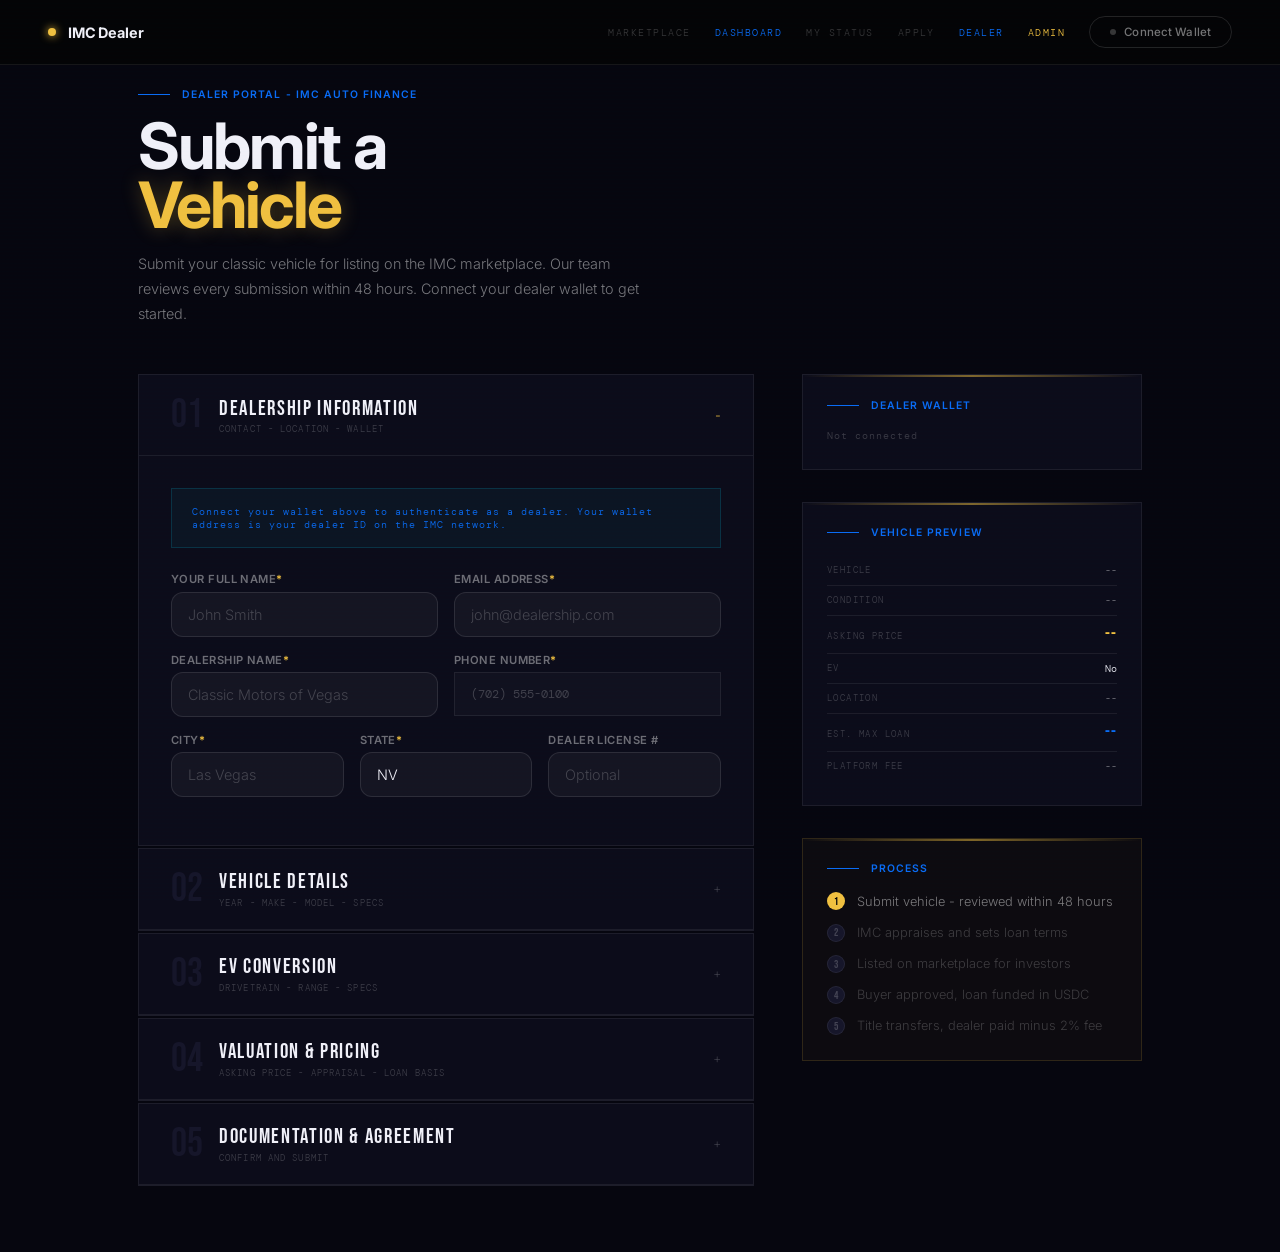
<file: imc/dealer.html>
<!DOCTYPE html>
<html lang="en">
<head>
<meta charset="UTF-8">
<meta name="viewport" content="width=device-width, initial-scale=1.0">
<title>IMC — Dealer Vehicle Submission</title>
<link href="https://fonts.googleapis.com/css2?family=Bebas+Neue&family=DM+Mono:wght@300;400;500&family=Inter:wght@300;400;500;600&display=swap" rel="stylesheet">
<style>
:root{--bg:#06060f;--surface:#0c0c1a;--surface2:#11111f;--surface3:#16162a;--border:rgba(255,255,255,0.07);--border2:rgba(255,255,255,0.12);--neon:#0a6cf5;--neon-glow:rgba(10,108,245,0.25);--ibs-blue:#0a6cf5;--ibs-blue-hover:#1a7cff;--gold:#f0c040;--green:#00ff88;--red:#ff4455;--purple:#8b00ff;--purple2:#cc00ff;--cyan:#00d4ff;--text:#f0f0f8;--muted:rgba(255,255,255,0.45);--dim:rgba(255,255,255,0.2);}
*,*::before,*::after{box-sizing:border-box;margin:0;padding:0;}
body{background:var(--bg);color:var(--text);font-family:'Inter',sans-serif;font-weight:300;overflow-x:hidden;}
body::before{content:'';position:fixed;inset:0;background:repeating-linear-gradient(0deg,rgba(0,212,255,0.008) 0px,rgba(0,212,255,0.008) 1px,transparent 1px,transparent 4px);pointer-events:none;z-index:9000;}
.nav{position:fixed;top:0;left:0;right:0;z-index:100;padding:1rem 3rem;display:flex;justify-content:space-between;align-items:center;background:rgba(5,5,7,0.95);backdrop-filter:blur(20px);border-bottom:1px solid var(--border);}
.nav-logo{font-family:'Bebas Neue',sans-serif;font-size:1.6rem;letter-spacing:0.1em;color:var(--text);text-decoration:none;display:flex;align-items:center;gap:0.75rem;}
.nav-dot{width:8px;height:8px;border-radius:50%;background:var(--gold);box-shadow:0 0 8px var(--gold);animation:pulse 2s infinite;}
.nav-wallet{font-family:'DM Mono',monospace;font-size:0.65rem;letter-spacing:0.12em;text-transform:uppercase;background:transparent;border:1px solid var(--border2);color:var(--muted);padding:0.5rem 1.25rem;cursor:pointer;display:flex;align-items:center;gap:0.5rem;transition:all 0.2s;}
.nav-wallet:hover{border-color:var(--gold);color:var(--gold);}
.w-dot{width:6px;height:6px;border-radius:50%;background:var(--dim);transition:all 0.3s;}
.wrap{max-width:1100px;margin:0 auto;padding:5.5rem 3rem 4rem;}
.two-col{display:grid;grid-template-columns:1fr 340px;gap:3rem;align-items:start;}
.sl{font-family:'DM Mono',monospace;font-size:0.6rem;letter-spacing:0.25em;text-transform:uppercase;color:var(--gold);display:flex;align-items:center;gap:0.75rem;margin-bottom:1rem;}
.sl::before{content:'';width:2rem;height:1px;background:var(--gold);box-shadow:0 0 4px var(--gold);}
.fsec{background:var(--surface);border:1px solid var(--border);margin-bottom:2px;overflow:hidden;}
.fhdr{padding:1.25rem 2rem;border-bottom:1px solid var(--border);display:flex;align-items:center;justify-content:space-between;cursor:pointer;}
.fnum{font-family:'Bebas Neue',sans-serif;font-size:2.5rem;color:var(--surface3);line-height:1;margin-right:1rem;flex-shrink:0;}
.ftitle{font-family:'Bebas Neue',sans-serif;font-size:1.3rem;letter-spacing:0.08em;color:var(--text);}
.fsub{font-family:'DM Mono',monospace;font-size:0.58rem;letter-spacing:0.12em;text-transform:uppercase;color:var(--dim);margin-top:0.15rem;}
.fbody{padding:2rem;}
.fbody.collapsed{display:none;}
.frow{display:grid;gap:1rem;margin-bottom:1rem;}
.c2{grid-template-columns:1fr 1fr;}
.c3{grid-template-columns:1fr 1fr 1fr;}
.c4{grid-template-columns:1fr 1fr 1fr 1fr;}
.fw{display:flex;flex-direction:column;gap:0.35rem;}
.lbl{font-family:'DM Mono',monospace;font-size:0.58rem;letter-spacing:0.18em;text-transform:uppercase;color:var(--dim);}
.req{color:var(--gold);}
.inp{background:var(--surface2);border:1px solid var(--border);color:var(--text);padding:0.8rem 1rem;font-family:'DM Mono',monospace;font-size:0.78rem;outline:none;transition:border-color 0.2s;width:100%;}
.inp:focus{border-color:var(--gold);box-shadow:0 0 0 2px rgba(240,192,64,0.08);}
.inp::placeholder{color:var(--dim);}
select.inp{cursor:pointer;-webkit-appearance:none;}
textarea.inp{resize:vertical;min-height:100px;font-family:'DM Mono',monospace;}
.hint{font-family:'DM Mono',monospace;font-size:0.55rem;letter-spacing:0.1em;color:var(--dim);margin-top:0.2rem;}
.toggle-row{display:flex;align-items:center;justify-content:space-between;padding:1rem 1.25rem;background:var(--surface2);border:1px solid var(--border);cursor:pointer;margin-bottom:1rem;}
.tsw{width:40px;height:22px;background:var(--surface3);border:1px solid var(--border);border-radius:11px;position:relative;transition:all 0.3s;flex-shrink:0;}
.tsw::after{content:'';position:absolute;top:3px;left:3px;width:14px;height:14px;background:var(--dim);border-radius:50%;transition:all 0.3s;}
.tsw.on{background:rgba(0,212,255,0.15);border-color:var(--neon);}
.tsw.on::after{left:21px;background:var(--neon);}
.btn-gold{background:var(--gold);border:none;color:#050507;padding:1rem 2rem;font-family:'DM Mono',monospace;font-size:0.75rem;font-weight:600;letter-spacing:0.2em;text-transform:uppercase;cursor:pointer;transition:all 0.2s;width:100%;}
.btn-gold:hover{background:#f8d060;box-shadow:0 0 24px rgba(240,192,64,0.4);}
.btn-gold:disabled{background:var(--surface3);color:var(--dim);cursor:not-allowed;}
.scard{background:var(--surface);border:1px solid var(--border);padding:1.5rem;position:relative;overflow:hidden;margin-bottom:1rem;}
.scard::after{content:'';position:absolute;top:0;left:0;right:0;height:2px;background:linear-gradient(90deg,transparent,var(--gold),transparent);opacity:0.5;}
.srow{display:flex;justify-content:space-between;align-items:baseline;padding:0.5rem 0;border-bottom:1px solid var(--border);}
.srow:last-child{border-bottom:none;}
.skey{font-family:'DM Mono',monospace;font-size:0.58rem;letter-spacing:0.15em;text-transform:uppercase;color:var(--dim);}
.sval{font-family:'Bebas Neue',sans-serif;font-size:1.1rem;letter-spacing:0.05em;color:var(--text);}
.highlight-input{display:flex;gap:0.5rem;margin-bottom:0.5rem;}
.highlight-tag{display:inline-flex;align-items:center;gap:0.5rem;background:var(--surface2);border:1px solid var(--border);padding:0.3rem 0.75rem;font-family:'DM Mono',monospace;font-size:0.62rem;color:var(--muted);margin:0.25rem 0.25rem 0.25rem 0;}
.highlight-tag button{background:none;border:none;color:var(--dim);cursor:pointer;font-size:0.8rem;padding:0;}
.highlight-tag button:hover{color:var(--red);}
@keyframes pulse{0%,100%{opacity:1;}50%{opacity:0.5;}}
@keyframes fadeUp{from{opacity:0;transform:translateY(12px);}to{opacity:1;transform:translateY(0);}}
::-webkit-scrollbar{width:4px;}
::-webkit-scrollbar-track{background:var(--bg);}
::-webkit-scrollbar-thumb{background:var(--border2);}
@media(max-width:1024px){.two-col{grid-template-columns:1fr;}}
@media(max-width:768px){.wrap{padding:5rem 1.5rem 3rem;}.c2,.c3,.c4{grid-template-columns:1fr 1fr;}.nav{padding:1rem 1.5rem;}}
</style>

<style>
/* IBS DESIGN SYSTEM OVERRIDE */
@import url('https://fonts.googleapis.com/css2?family=Inter:wght@200;300;400;500;600;700;800;900&display=swap');
body{font-family:'Inter',system-ui,sans-serif!important;-webkit-font-smoothing:antialiased;}
h1,h2,h3,h4,h5{font-family:'Inter',sans-serif!important;letter-spacing:-0.03em!important;}
.nav-logo{font-family:'Inter',sans-serif!important;font-weight:700!important;font-size:0.9rem!important;letter-spacing:-0.01em!important;}
.nav-links a{font-family:'Inter',sans-serif!important;font-size:0.78rem!important;letter-spacing:-0.01em!important;text-transform:none!important;color:rgba(255,255,255,0.55)!important;}
.nav-links a:hover{color:rgba(255,255,255,0.9)!important;}
.nav-wallet{font-family:'Inter',sans-serif!important;font-size:0.72rem!important;font-weight:500!important;letter-spacing:0.01em!important;text-transform:none!important;border-radius:980px!important;transition:all 0.2s!important;}
.nav-wallet:hover,.nav-wallet.connected{border-color:#0a6cf5!important;color:#fff!important;background:rgba(10,108,245,0.08)!important;}
.w-dot.on{background:#0a6cf5!important;box-shadow:0 0 6px #0a6cf5!important;}
.btn-neon{background:#0a6cf5!important;border:none!important;color:#fff!important;border-radius:980px!important;font-family:'Inter',sans-serif!important;font-weight:600!important;font-size:0.78rem!important;letter-spacing:0.01em!important;text-transform:none!important;box-shadow:0 4px 20px rgba(10,108,245,0.25)!important;transition:all 0.2s!important;}
.btn-neon:hover{background:#1a7cff!important;box-shadow:0 8px 30px rgba(10,108,245,0.4)!important;transform:translateY(-1px)!important;}
.btn-gold{border-radius:980px!important;font-family:'Inter',sans-serif!important;font-weight:700!important;font-size:0.78rem!important;text-transform:none!important;letter-spacing:0.01em!important;}
.btn-ghost,.btn-outline{border-radius:980px!important;font-family:'Inter',sans-serif!important;font-weight:500!important;font-size:0.78rem!important;text-transform:none!important;}
.sl{font-family:'Inter',sans-serif!important;font-weight:600!important;font-size:0.65rem!important;letter-spacing:0.1em!important;color:#0a6cf5!important;}
.sl::before{background:#0a6cf5!important;box-shadow:none!important;}
.stat-val{font-family:'Inter',sans-serif!important;font-weight:800!important;letter-spacing:-0.04em!important;color:#0a6cf5!important;text-shadow:0 0 20px rgba(10,108,245,0.3)!important;}
.stat-lbl{font-family:'Inter',sans-serif!important;font-weight:500!important;font-size:0.62rem!important;letter-spacing:0.06em!important;}
.badge{font-family:'Inter',sans-serif!important;font-weight:600!important;font-size:0.6rem!important;letter-spacing:0.06em!important;border-radius:980px!important;}
.badge-funding{background:rgba(10,108,245,0.1)!important;color:#0a6cf5!important;border:1px solid rgba(10,108,245,0.25)!important;}
.card,.stat-card,.position-card,.vault-card,.listing-card{background:linear-gradient(145deg,#0e0e20 0%,#0a0a18 100%)!important;border:1px solid rgba(255,255,255,0.07)!important;border-radius:20px!important;box-shadow:0 16px 40px rgba(0,0,0,0.4),0 4px 12px rgba(0,0,0,0.3),inset 0 1px 0 rgba(255,255,255,0.05)!important;transition:transform 0.35s cubic-bezier(0.34,1.56,0.64,1),box-shadow 0.35s!important;}
.card:hover,.stat-card:hover,.position-card:hover,.listing-card:hover{transform:translateY(-3px)!important;box-shadow:0 24px 60px rgba(0,0,0,0.5),0 8px 24px rgba(10,108,245,0.06),0 0 0 1px rgba(10,108,245,0.12)!important;border-color:rgba(10,108,245,0.15)!important;}
.card::before,.stat-card::before,.position-card::before{background:linear-gradient(90deg,transparent,#0a6cf5,#8b00ff,transparent)!important;opacity:0.4!important;height:1px!important;}
.prog-fill,.progress-fill,.fund-fill{background:linear-gradient(90deg,#0a6cf5,#8b00ff)!important;box-shadow:0 0 8px rgba(10,108,245,0.3)!important;}
.ndiv,hr{background:linear-gradient(90deg,transparent,rgba(10,108,245,0.2),transparent)!important;border:none!important;height:1px!important;}
input[type=text],input[type=number],input[type=email],input[type=password],select,textarea{background:rgba(255,255,255,0.04)!important;border:1px solid rgba(255,255,255,0.1)!important;border-radius:12px!important;font-family:'Inter',sans-serif!important;font-size:0.9rem!important;font-weight:300!important;transition:border-color 0.2s,box-shadow 0.2s!important;}
input:focus,select:focus,textarea:focus{border-color:#0a6cf5!important;box-shadow:0 0 0 3px rgba(10,108,245,0.12)!important;outline:none!important;}
label{font-family:'Inter',sans-serif!important;font-size:0.7rem!important;font-weight:600!important;letter-spacing:0.04em!important;text-transform:uppercase!important;color:rgba(255,255,255,0.4)!important;}
::-webkit-scrollbar{width:4px;height:4px;}
::-webkit-scrollbar-track{background:transparent;}
::-webkit-scrollbar-thumb{background:rgba(10,108,245,0.3);border-radius:2px;}
::selection{background:rgba(10,108,245,0.25);color:#fff;}
</style>

</head>
<body>

<nav class="nav">
  <a href="index.html" class="nav-logo"><div class="nav-dot"></div>IMC Dealer</a>
  <div style="display:flex;align-items:center;gap:1.5rem;">
    
    <a href="index.html" style="font-family:'DM Mono',monospace;font-size:0.62rem;letter-spacing:0.15em;text-transform:uppercase;color:var(--dim);text-decoration:none;">Marketplace</a>
    <a href="dashboard.html" style="font-family:'DM Mono',monospace;font-size:0.62rem;letter-spacing:0.15em;text-transform:uppercase;color:var(--neon);text-decoration:none;">Dashboard</a>
    <a href="status.html" style="font-family:'DM Mono',monospace;font-size:0.62rem;letter-spacing:0.15em;text-transform:uppercase;color:var(--dim);text-decoration:none;">My Status</a>
    <a href="apply.html" style="font-family:'DM Mono',monospace;font-size:0.62rem;letter-spacing:0.15em;text-transform:uppercase;color:var(--dim);text-decoration:none;">Apply</a>
    <a href="dealer.html" style="font-family:'DM Mono',monospace;font-size:0.62rem;letter-spacing:0.15em;text-transform:uppercase;color:var(--neon);text-decoration:none;">Dealer</a>
    <a href="admin.html" style="font-family:'DM Mono',monospace;font-size:0.62rem;letter-spacing:0.15em;text-transform:uppercase;color:var(--gold);text-decoration:none;">Admin</a>
    <button class="nav-wallet" id="walletBtn" onclick="connectWallet()">
      <div class="w-dot" id="wDot"></div>
      <span id="wLabel">Connect Wallet</span>
    </button>
  </div>
</nav>

<div class="wrap" id="formWrap">
  <div style="margin-bottom:3rem;">
    <div class="sl">Dealer Portal - IMC Auto Finance</div>
    <h1 style="font-family:'Bebas Neue',sans-serif;font-size:clamp(2.5rem,5vw,4.5rem);line-height:0.92;letter-spacing:0.02em;margin-bottom:1rem;">Submit a<br><span style="color:var(--gold);text-shadow:0 0 20px rgba(240,192,64,0.3);">Vehicle</span></h1>
    <p style="color:var(--muted);font-size:0.9rem;max-width:520px;line-height:1.75;">Submit your classic vehicle for listing on the IMC marketplace. Our team reviews every submission within 48 hours. Connect your dealer wallet to get started.</p>
  </div>

  <div class="two-col">
    <div>

      <!-- SECTION 1: DEALER INFO -->
      <div class="fsec" id="sec1">
        <div class="fhdr" onclick="toggleSec(1)">
          <div style="display:flex;align-items:center;">
            <div class="fnum">01</div>
            <div><div class="ftitle">Dealership Information</div><div class="fsub">Contact - Location - Wallet</div></div>
          </div>
          <div id="icon1" style="color:var(--gold);font-size:0.8rem;">-</div>
        </div>
        <div class="fbody" id="body1">
          <div style="background:rgba(0,212,255,0.04);border:1px solid rgba(0,212,255,0.15);padding:1rem 1.25rem;margin-bottom:1.5rem;font-family:'DM Mono',monospace;font-size:0.62rem;color:var(--neon);letter-spacing:0.1em;">
            Connect your wallet above to authenticate as a dealer. Your wallet address is your dealer ID on the IMC network.
          </div>
          <div class="frow c2">
            <div class="fw"><label class="lbl">Your Full Name<span class="req">*</span></label><input class="inp" type="text" id="dealerName" placeholder="John Smith" oninput="updatePreview()"></div>
            <div class="fw"><label class="lbl">Email Address<span class="req">*</span></label><input class="inp" type="email" id="dealerEmail" placeholder="john@dealership.com" oninput="updatePreview()"></div>
          </div>
          <div class="frow c2">
            <div class="fw"><label class="lbl">Dealership Name<span class="req">*</span></label><input class="inp" type="text" id="dealershipName" placeholder="Classic Motors of Vegas" oninput="updatePreview()"></div>
            <div class="fw"><label class="lbl">Phone Number<span class="req">*</span></label><input class="inp" type="tel" id="dealerPhone" placeholder="(702) 555-0100"></div>
          </div>
          <div class="frow c3">
            <div class="fw"><label class="lbl">City<span class="req">*</span></label><input class="inp" type="text" id="dealerCity" placeholder="Las Vegas" oninput="updatePreview()"></div>
            <div class="fw"><label class="lbl">State<span class="req">*</span></label>
              <select class="inp" id="dealerState" onchange="updatePreview()">
                <option value="">State...</option>
                <option>AL</option><option>AK</option><option>AZ</option><option>AR</option><option>CA</option><option>CO</option><option>CT</option><option>DE</option><option>FL</option><option>GA</option><option>HI</option><option>ID</option><option>IL</option><option>IN</option><option>IA</option><option>KS</option><option>KY</option><option>LA</option><option>ME</option><option>MD</option><option>MA</option><option>MI</option><option>MN</option><option>MS</option><option>MO</option><option>MT</option><option>NE</option><option selected>NV</option><option>NH</option><option>NJ</option><option>NM</option><option>NY</option><option>NC</option><option>ND</option><option>OH</option><option>OK</option><option>OR</option><option>PA</option><option>RI</option><option>SC</option><option>SD</option><option>TN</option><option>TX</option><option>UT</option><option>VT</option><option>VA</option><option>WA</option><option>WV</option><option>WI</option><option>WY</option>
              </select>
            </div>
            <div class="fw"><label class="lbl">Dealer License #</label><input class="inp" type="text" id="dealerLicense" placeholder="Optional"></div>
          </div>
        </div>
      </div>

      <!-- SECTION 2: VEHICLE DETAILS -->
      <div class="fsec" id="sec2">
        <div class="fhdr" onclick="toggleSec(2)">
          <div style="display:flex;align-items:center;">
            <div class="fnum">02</div>
            <div><div class="ftitle">Vehicle Details</div><div class="fsub">Year - Make - Model - Specs</div></div>
          </div>
          <div id="icon2" style="color:var(--dim);font-size:0.8rem;">+</div>
        </div>
        <div class="fbody collapsed" id="body2">
          <div class="frow c4">
            <div class="fw"><label class="lbl">Year<span class="req">*</span></label><input class="inp" type="number" id="year" placeholder="1969" min="1900" max="2010" oninput="updatePreview()"></div>
            <div class="fw"><label class="lbl">Make<span class="req">*</span></label><input class="inp" type="text" id="make" placeholder="Dodge" oninput="updatePreview()"></div>
            <div class="fw"><label class="lbl">Model<span class="req">*</span></label><input class="inp" type="text" id="model" placeholder="Charger" oninput="updatePreview()"></div>
            <div class="fw"><label class="lbl">Trim</label><input class="inp" type="text" id="trim" placeholder="R/T" oninput="updatePreview()"></div>
          </div>
          <div class="frow c3">
            <div class="fw"><label class="lbl">Exterior Color<span class="req">*</span></label><input class="inp" type="text" id="color" placeholder="Plum Crazy Purple" oninput="updatePreview()"></div>
            <div class="fw"><label class="lbl">VIN</label><input class="inp" type="text" id="vin" placeholder="Optional but recommended" maxlength="17"></div>
            <div class="fw"><label class="lbl">Mileage</label><input class="inp" type="number" id="mileage" placeholder="45000" oninput="updatePreview()"></div>
          </div>
          <div class="frow c2">
            <div class="fw"><label class="lbl">Condition<span class="req">*</span></label>
              <select class="inp" id="condition" onchange="updatePreview()">
                <option value="">Select...</option>
                <option>Excellent - Show Quality</option>
                <option>Very Good - Driver Quality</option>
                <option>Good - Minor Issues</option>
                <option>Fair - Needs Work</option>
                <option>Project / Restomod</option>
              </select>
            </div>
            <div class="fw"><label class="lbl">Title Status<span class="req">*</span></label>
              <select class="inp" id="titleStatus">
                <option value="">Select...</option>
                <option>Clean Title</option>
                <option>Rebuilt Title</option>
                <option>Lien - Will be cleared at sale</option>
              </select>
            </div>
          </div>
          <div class="fw" style="margin-bottom:1rem;">
            <label class="lbl">Vehicle Description</label>
            <textarea class="inp" id="description" placeholder="Describe the vehicle history, restoration work, notable features, any known issues..."></textarea>
          </div>
          <div class="fw">
            <label class="lbl">Key Highlights</label>
            <div id="highlightTags" style="display:flex;flex-wrap:wrap;min-height:30px;margin-bottom:0.5rem;"></div>
            <div class="highlight-input">
              <input class="inp" type="text" id="highlightInput" placeholder="e.g. Numbers matching, Frame off restoration..." style="flex:1;">
              <button onclick="addHighlight()" style="background:var(--gold);border:none;color:#050507;padding:0.8rem 1.25rem;font-family:'DM Mono',monospace;font-size:0.65rem;font-weight:600;letter-spacing:0.12em;text-transform:uppercase;cursor:pointer;white-space:nowrap;">+ Add</button>
            </div>
          </div>
        </div>
      </div>

      <!-- SECTION 3: EV CONVERSION -->
      <div class="fsec" id="sec3">
        <div class="fhdr" onclick="toggleSec(3)">
          <div style="display:flex;align-items:center;">
            <div class="fnum">03</div>
            <div><div class="ftitle">EV Conversion</div><div class="fsub">Drivetrain - Range - Specs</div></div>
          </div>
          <div id="icon3" style="color:var(--dim);font-size:0.8rem;">+</div>
        </div>
        <div class="fbody collapsed" id="body3">
          <div class="toggle-row" onclick="toggleEV()">
            <div>
              <div style="font-family:'DM Mono',monospace;font-size:0.7rem;letter-spacing:0.15em;text-transform:uppercase;color:var(--text);">EV Converted</div>
              <div style="font-family:'DM Mono',monospace;font-size:0.58rem;color:var(--dim);margin-top:0.2rem;">EV conversions command premium valuations on IMC</div>
            </div>
            <div class="tsw" id="evSwitch"></div>
          </div>
          <div id="evFields" style="display:none;">
            <div class="frow c2">
              <div class="fw"><label class="lbl">EV Drivetrain<span class="req">*</span></label>
                <select class="inp" id="evDrivetrain" onchange="updatePreview()">
                  <option value="">Select...</option>
                  <option>Tesla Model S drivetrain</option>
                  <option>Tesla Model 3 drivetrain</option>
                  <option>Tesla Model X drivetrain</option>
                  <option>Custom EV build</option>
                  <option>Chevy Bolt drivetrain</option>
                  <option>Other OEM drivetrain</option>
                </select>
              </div>
              <div class="fw"><label class="lbl">Estimated Range (miles)<span class="req">*</span></label><input class="inp" type="number" id="evRange" placeholder="250" oninput="updatePreview()"></div>
            </div>
            <div class="frow c2">
              <div class="fw"><label class="lbl">Conversion Cost (USD)</label><input class="inp" type="number" id="evCost" placeholder="35000" oninput="updatePreview()"></div>
              <div class="fw"><label class="lbl">Conversion Shop / Builder</label><input class="inp" type="text" id="evBuilder" placeholder="EV West, Bloodshed Motors, etc."></div>
            </div>
            <div class="fw" style="margin-bottom:0;">
              <label class="lbl">EV Warranty / Certification</label>
              <input class="inp" type="text" id="evWarranty" placeholder="e.g. 2 year / 24,000 mile drivetrain warranty">
            </div>
          </div>
          <div id="noEvNote" style="font-family:'DM Mono',monospace;font-size:0.65rem;color:var(--dim);letter-spacing:0.1em;padding:1rem 0;">
            Original drivetrain - not EV converted. IMC accepts non-EV classics on a case-by-case basis.
          </div>
        </div>
      </div>

      <!-- SECTION 4: VALUATION -->
      <div class="fsec" id="sec4">
        <div class="fhdr" onclick="toggleSec(4)">
          <div style="display:flex;align-items:center;">
            <div class="fnum">04</div>
            <div><div class="ftitle">Valuation &amp; Pricing</div><div class="fsub">Asking price - Appraisal - Loan basis</div></div>
          </div>
          <div id="icon4" style="color:var(--dim);font-size:0.8rem;">+</div>
        </div>
        <div class="fbody collapsed" id="body4">
          <div style="background:rgba(240,192,64,0.04);border:1px solid rgba(240,192,64,0.15);padding:1rem 1.25rem;margin-bottom:1.5rem;">
            <div style="font-family:'DM Mono',monospace;font-size:0.6rem;color:var(--gold);letter-spacing:0.1em;line-height:1.7;">IMC sets the final appraised value and max loan amount after review. Your asking price is the starting point for our valuation. We finance up to 90% LTV.</div>
          </div>
          <div class="frow c3">
            <div class="fw"><label class="lbl">Asking Price (USD)<span class="req">*</span></label><input class="inp" type="number" id="askingPrice" placeholder="68000" oninput="updatePreview()"></div>
            <div class="fw"><label class="lbl">Your Appraisal (USD)</label><input class="inp" type="number" id="appraisedValue" placeholder="If you have one" oninput="updatePreview()"></div>
            <div class="fw"><label class="lbl">Suggested Loan Amount</label><input class="inp" type="number" id="suggestedLoan" placeholder="Optional" oninput="updatePreview()"></div>
          </div>
          <div class="frow c2">
            <div class="fw"><label class="lbl">Preferred APR Range</label>
              <select class="inp" id="preferredAPR">
                <option value="">No preference - IMC decides</option>
                <option>7-9% (Excellent credit expected)</option>
                <option>10-12% (Good credit expected)</option>
                <option>13-15% (All credit considered)</option>
              </select>
            </div>
            <div class="fw"><label class="lbl">Preferred Loan Term</label>
              <select class="inp" id="preferredTerm">
                <option value="">No preference</option>
                <option>24 months</option>
                <option>36 months</option>
                <option>48 months</option>
                <option>60 months</option>
              </select>
            </div>
          </div>
        </div>
      </div>

      <!-- SECTION 5: DOCUMENTATION -->
      <div class="fsec" id="sec5">
        <div class="fhdr" onclick="toggleSec(5)">
          <div style="display:flex;align-items:center;">
            <div class="fnum">05</div>
            <div><div class="ftitle">Documentation &amp; Agreement</div><div class="fsub">Confirm and submit</div></div>
          </div>
          <div id="icon5" style="color:var(--dim);font-size:0.8rem;">+</div>
        </div>
        <div class="fbody collapsed" id="body5">
          <div style="display:flex;flex-direction:column;gap:0.5rem;margin-bottom:1.5rem;">
            <div id="d1" onclick="toggleDecl('d1','db1')" style="display:flex;align-items:flex-start;gap:0.75rem;cursor:pointer;padding:0.75rem;background:var(--surface2);border:1px solid var(--border);transition:border-color 0.2s;">
              <div id="db1" style="width:16px;height:16px;border:1px solid var(--border);background:transparent;flex-shrink:0;margin-top:2px;display:flex;align-items:center;justify-content:center;font-size:10px;font-weight:700;color:#050507;transition:all 0.2s;"></div>
              <div style="font-size:0.82rem;color:var(--muted);line-height:1.55;">I certify that I am the legal owner or authorized representative of this vehicle and have the right to sell or finance it.</div>
            </div>
            <div id="d2" onclick="toggleDecl('d2','db2')" style="display:flex;align-items:flex-start;gap:0.75rem;cursor:pointer;padding:0.75rem;background:var(--surface2);border:1px solid var(--border);transition:border-color 0.2s;">
              <div id="db2" style="width:16px;height:16px;border:1px solid var(--border);background:transparent;flex-shrink:0;margin-top:2px;display:flex;align-items:center;justify-content:center;font-size:10px;font-weight:700;color:#050507;transition:all 0.2s;"></div>
              <div style="font-size:0.82rem;color:var(--muted);line-height:1.55;">All information provided is accurate. I understand misrepresentation may result in removal from the IMC platform.</div>
            </div>
            <div id="d3" onclick="toggleDecl('d3','db3')" style="display:flex;align-items:flex-start;gap:0.75rem;cursor:pointer;padding:0.75rem;background:var(--surface2);border:1px solid var(--border);transition:border-color 0.2s;">
              <div id="db3" style="width:16px;height:16px;border:1px solid var(--border);background:transparent;flex-shrink:0;margin-top:2px;display:flex;align-items:center;justify-content:center;font-size:10px;font-weight:700;color:#050507;transition:all 0.2s;"></div>
              <div style="font-size:0.82rem;color:var(--muted);line-height:1.55;">I agree to IMC dealer terms including a <strong style="color:var(--text);">2% platform fee</strong> on funded loans, title transfer requirements, and insurance verification before loan funding.</div>
            </div>
          </div>
          <button class="btn-gold" id="submitBtn" onclick="submitVehicle()" disabled>Submit Vehicle for Review</button>
        </div>
      </div>

    </div>

    <!-- SIDEBAR -->
    <div style="position:sticky;top:80px;display:flex;flex-direction:column;gap:1rem;">
      <div class="scard">
        <div class="sl" style="margin-bottom:1rem;">Dealer Wallet</div>
        <div id="walletStatus" style="font-family:'DM Mono',monospace;font-size:0.6rem;color:var(--dim);letter-spacing:0.1em;line-height:1.7;">Not connected</div>
      </div>
      <div class="scard">
        <div class="sl" style="margin-bottom:1rem;">Vehicle Preview</div>
        <div class="srow"><div class="skey">Vehicle</div><div style="font-family:'DM Mono',monospace;font-size:0.65rem;color:var(--muted);text-align:right;max-width:55%;" id="prevVehicle">--</div></div>
        <div class="srow"><div class="skey">Condition</div><div style="font-family:'DM Mono',monospace;font-size:0.65rem;color:var(--muted);" id="prevCondition">--</div></div>
        <div class="srow"><div class="skey">Asking Price</div><div class="sval" style="color:var(--gold);" id="prevPrice">--</div></div>
        <div class="srow"><div class="skey">EV</div><div style="font-family:'DM Mono',monospace;font-size:0.65rem;" id="prevEV" style="color:var(--dim);">No</div></div>
        <div class="srow"><div class="skey">Location</div><div style="font-family:'DM Mono',monospace;font-size:0.65rem;color:var(--muted);" id="prevLocation">--</div></div>
        <div class="srow"><div class="skey">Est. Max Loan</div><div class="sval" style="color:var(--neon);" id="prevMaxLoan">--</div></div>
        <div class="srow"><div class="skey">Platform Fee</div><div style="font-family:'DM Mono',monospace;font-size:0.65rem;color:var(--muted);" id="prevFee">--</div></div>
      </div>
      <div class="scard" style="background:rgba(240,192,64,0.03);border-color:rgba(240,192,64,0.15);">
        <div class="sl" style="margin-bottom:1rem;">Process</div>
        <div style="display:flex;flex-direction:column;gap:0.75rem;">
          <div style="display:flex;gap:0.75rem;align-items:flex-start;">
            <div style="width:18px;height:18px;border-radius:50%;background:var(--gold);display:flex;align-items:center;justify-content:center;font-family:'Bebas Neue',sans-serif;font-size:0.7rem;color:#050507;flex-shrink:0;margin-top:1px;">1</div>
            <div style="font-size:0.8rem;color:var(--muted);line-height:1.5;">Submit vehicle - reviewed within 48 hours</div>
          </div>
          <div style="display:flex;gap:0.75rem;align-items:flex-start;">
            <div style="width:18px;height:18px;border-radius:50%;background:var(--surface3);border:1px solid var(--border);display:flex;align-items:center;justify-content:center;font-family:'Bebas Neue',sans-serif;font-size:0.7rem;color:var(--dim);flex-shrink:0;margin-top:1px;">2</div>
            <div style="font-size:0.8rem;color:var(--dim);line-height:1.5;">IMC appraises and sets loan terms</div>
          </div>
          <div style="display:flex;gap:0.75rem;align-items:flex-start;">
            <div style="width:18px;height:18px;border-radius:50%;background:var(--surface3);border:1px solid var(--border);display:flex;align-items:center;justify-content:center;font-family:'Bebas Neue',sans-serif;font-size:0.7rem;color:var(--dim);flex-shrink:0;margin-top:1px;">3</div>
            <div style="font-size:0.8rem;color:var(--dim);line-height:1.5;">Listed on marketplace for investors</div>
          </div>
          <div style="display:flex;gap:0.75rem;align-items:flex-start;">
            <div style="width:18px;height:18px;border-radius:50%;background:var(--surface3);border:1px solid var(--border);display:flex;align-items:center;justify-content:center;font-family:'Bebas Neue',sans-serif;font-size:0.7rem;color:var(--dim);flex-shrink:0;margin-top:1px;">4</div>
            <div style="font-size:0.8rem;color:var(--dim);line-height:1.5;">Buyer approved, loan funded in USDC</div>
          </div>
          <div style="display:flex;gap:0.75rem;align-items:flex-start;">
            <div style="width:18px;height:18px;border-radius:50%;background:var(--surface3);border:1px solid var(--border);display:flex;align-items:center;justify-content:center;font-family:'Bebas Neue',sans-serif;font-size:0.7rem;color:var(--dim);flex-shrink:0;margin-top:1px;">5</div>
            <div style="font-size:0.8rem;color:var(--dim);line-height:1.5;">Title transfers, dealer paid minus 2% fee</div>
          </div>
        </div>
      </div>
    </div>
  </div>
</div>

<!-- SUCCESS -->
<div id="successWrap" style="display:none;padding:5.5rem 3rem 4rem;">
  <div style="max-width:580px;margin:0 auto;text-align:center;">
    <div style="font-size:3rem;margin-bottom:1.5rem;">&#11042;</div>
    <div class="sl" style="justify-content:center;">Submission Received</div>
    <h2 style="font-family:'Bebas Neue',sans-serif;font-size:4rem;letter-spacing:0.05em;line-height:0.9;margin-bottom:1.5rem;">VEHICLE<br><span style="color:var(--gold);">SUBMITTED</span></h2>
    <p style="color:var(--muted);font-size:0.9rem;line-height:1.75;margin-bottom:2rem;">Your vehicle is under review. Our team will appraise, set loan terms, and contact you within 48 hours.</p>
    <div id="successDetails" style="background:var(--surface);border:1px solid var(--border);padding:1.5rem;text-align:left;margin-bottom:2rem;"></div>
    <a href="index.html"><button style="background:transparent;border:1px solid var(--gold);color:var(--gold);padding:0.85rem 2rem;font-family:'DM Mono',monospace;font-size:0.7rem;letter-spacing:0.18em;text-transform:uppercase;cursor:pointer;width:100%;">Back to Marketplace</button></a>
  </div>
</div>

<script>
var SB_URL = 'https://jtifhcvbgxqwlywugvjv.supabase.co';
var SB_KEY = 'eyJhbGciOiJIUzI1NiIsInR5cCI6IkpXVCJ9.eyJpc3MiOiJzdXBhYmFzZSIsInJlZiI6Imp0aWZoY3ZiZ3hxd2x5d3Vndmp2Iiwicm9sZSI6ImFub24iLCJpYXQiOjE3NzI1MDc5NTgsImV4cCI6MjA4ODA4Mzk1OH0.UfRVLuvM8_HPvKXUEDXb0cxR50znv16L5Tf99AnSc7g';
var WALLET = '';
var evEnabled = false;
var highlights = [];
var decls = { d1: false, d2: false, d3: false };

function connectWallet() {
  if (!window.ethereum) { alert('Please install MetaMask.'); return; }
  document.getElementById('wLabel').textContent = 'Connecting...';
  window.ethereum.request({ method: 'eth_requestAccounts' })
    .then(function(accounts) {
      WALLET = accounts[0];
      var short = accounts[0].slice(0,6) + '...' + accounts[0].slice(-4);
      document.getElementById('wDot').style.background = 'var(--gold)';
      document.getElementById('wDot').style.boxShadow = '0 0 6px var(--gold)';
      document.getElementById('wLabel').textContent = short;
      document.getElementById('walletBtn').style.borderColor = 'var(--gold)';
      document.getElementById('walletBtn').style.color = 'var(--gold)';
      document.getElementById('walletStatus').innerHTML =
        '<span style="color:var(--gold);">' + short + '</span>' +
        '<br><span style="color:var(--green);font-size:0.55rem;">Dealer wallet connected</span>';
    })
    .catch(function(e) {
      document.getElementById('wLabel').textContent = 'Connect Wallet';
      console.error(e);
    });
}

function toggleSec(n) {
  var body = document.getElementById('body' + n);
  var icon = document.getElementById('icon' + n);
  var isOpen = !body.classList.contains('collapsed');
  body.classList.toggle('collapsed', isOpen);
  icon.textContent = isOpen ? '+' : '-';
  icon.style.color = isOpen ? 'var(--dim)' : 'var(--gold)';
}

function toggleEV() {
  evEnabled = !evEnabled;
  document.getElementById('evSwitch').classList.toggle('on', evEnabled);
  document.getElementById('evFields').style.display = evEnabled ? 'block' : 'none';
  document.getElementById('noEvNote').style.display = evEnabled ? 'none' : 'block';
  updatePreview();
}

function toggleDecl(rowId, boxId) {
  decls[rowId] = !decls[rowId];
  var box = document.getElementById(boxId);
  box.style.background = decls[rowId] ? 'var(--gold)' : 'transparent';
  box.style.borderColor = decls[rowId] ? 'var(--gold)' : 'var(--border)';
  box.textContent = decls[rowId] ? 'v' : '';
  document.getElementById(rowId).style.borderColor = decls[rowId] ? 'rgba(240,192,64,0.3)' : 'var(--border)';
  document.getElementById('submitBtn').disabled = !(decls.d1 && decls.d2 && decls.d3);
}

function addHighlight() {
  var inp = document.getElementById('highlightInput');
  var val = inp.value.trim();
  if (!val) return;
  highlights.push(val);
  inp.value = '';
  renderHighlights();
}

function removeHighlight(i) {
  highlights.splice(i, 1);
  renderHighlights();
}

function renderHighlights() {
  var container = document.getElementById('highlightTags');
  container.innerHTML = '';
  highlights.forEach(function(h, i) {
    var tag = document.createElement('span');
    tag.className = 'highlight-tag';
    tag.textContent = h;
    var btn = document.createElement('button');
    btn.textContent = 'x';
    btn.setAttribute('onclick', 'removeHighlight(' + i + ')');
    tag.appendChild(btn);
    container.appendChild(tag);
  });
}

document.getElementById('highlightInput').addEventListener('keypress', function(e) {
  if (e.key === 'Enter') { e.preventDefault(); addHighlight(); }
});

function gv(id) { var el = document.getElementById(id); return el ? el.value.trim() : ''; }
function gn(id) { var v = parseFloat(gv(id)); return isNaN(v) ? 0 : v; }

function updatePreview() {
  var year = gv('year');
  var make = gv('make');
  var model = gv('model');
  var trim = gv('trim');
  var vehicle = [year, make, model, trim].filter(Boolean).join(' ');
  document.getElementById('prevVehicle').textContent = vehicle || '--';
  document.getElementById('prevCondition').textContent = gv('condition') || '--';
  var price = gn('askingPrice');
  document.getElementById('prevPrice').textContent = price > 0 ? '$' + price.toLocaleString() : '--';
  document.getElementById('prevEV').textContent = evEnabled ? 'Yes - ' + (gv('evDrivetrain') || 'EV') : 'No';
  document.getElementById('prevEV').style.color = evEnabled ? 'var(--neon)' : 'var(--dim)';
  var city = gv('dealerCity');
  var state = gv('dealerState');
  document.getElementById('prevLocation').textContent = [city, state].filter(Boolean).join(', ') || '--';
  var maxLoan = price > 0 ? Math.floor(price * 0.9) : 0;
  document.getElementById('prevMaxLoan').textContent = maxLoan > 0 ? '$' + maxLoan.toLocaleString() : '--';
  var fee = maxLoan > 0 ? Math.floor(maxLoan * 0.02) : 0;
  document.getElementById('prevFee').textContent = fee > 0 ? '$' + fee.toLocaleString() + ' (2%)' : '--';
}

function submitVehicle() {
  var btn = document.getElementById('submitBtn');
  if (!WALLET) { alert('Please connect your dealer wallet before submitting.'); return; }
  var email = gv('dealerEmail');
  if (!email) { alert('Dealer email is required.'); return; }
  var year = gn('year');
  if (!year) { alert('Vehicle year is required.'); toggleSec(2); return; }
  var price = gn('askingPrice');
  if (!price) { alert('Asking price is required.'); toggleSec(4); return; }

  btn.textContent = 'Submitting...';
  btn.disabled = true;

  var payload = {
    dealer_wallet: WALLET,
    dealer_name: gv('dealerName'),
    dealer_email: email,
    dealership_name: gv('dealershipName'),
    dealership_city: gv('dealerCity'),
    dealership_state: gv('dealerState'),
    dealership_phone: gv('dealerPhone'),
    year: year,
    make: gv('make'),
    model: gv('model'),
    trim: gv('trim'),
    color: gv('color'),
    vin: gv('vin'),
    mileage: gn('mileage') || null,
    condition: gv('condition'),
    ev_converted: evEnabled,
    ev_drivetrain: evEnabled ? gv('evDrivetrain') : null,
    ev_range_miles: evEnabled ? gn('evRange') : null,
    ev_conversion_cost: evEnabled ? gn('evCost') : null,
    asking_price: price,
    appraised_value: gn('appraisedValue') || null,
    max_loan: price > 0 ? Math.floor(price * 0.9) : null,
    description: gv('description'),
    highlights: highlights.length > 0 ? highlights : null,
    status: 'pending'
  };

  console.log('Submitting vehicle:', JSON.stringify(payload));

  fetch(SB_URL + '/rest/v1/imc_vehicles', {
    method: 'POST',
    headers: {
      'Content-Type': 'application/json',
      'apikey': SB_KEY,
      'Authorization': 'Bearer ' + SB_KEY,
      'Prefer': 'return=representation'
    },
    body: JSON.stringify(payload)
  })
  .then(function(r) { return r.json(); })
  .then(function(d) {
    console.log('Response:', d);
    if (d && d[0] && d[0].id) {
      showSuccess(d[0].id, payload);
    } else if (d && d.message) {
      alert('Submission error: ' + d.message);
      btn.disabled = false;
      btn.textContent = 'Submit Vehicle for Review';
    } else {
      showSuccess('pending', payload);
    }
  })
  .catch(function(e) {
    alert('Error: ' + e.message);
    btn.disabled = false;
    btn.textContent = 'Submit Vehicle for Review';
  });
}

function showSuccess(id, payload) {
  document.getElementById('formWrap').style.display = 'none';
  document.getElementById('successWrap').style.display = 'block';
  var vehicle = [payload.year, payload.make, payload.model, payload.trim].filter(Boolean).join(' ');
  var rows = [
    ['Submission ID', id !== 'pending' ? id.slice(0,8).toUpperCase() : 'PENDING'],
    ['Vehicle', vehicle],
    ['Dealer', payload.dealership_name || payload.dealer_name],
    ['Asking Price', '$' + (payload.asking_price||0).toLocaleString()],
    ['Est. Max Loan', '$' + (payload.max_loan||0).toLocaleString()],
    ['EV Converted', payload.ev_converted ? 'Yes' : 'No'],
    ['Status', 'Under Review - 48hrs'],
  ];
  var html = '';
  rows.forEach(function(r) {
    html += '<div style="display:flex;justify-content:space-between;padding:0.5rem 0;border-bottom:1px solid var(--border);font-size:0.82rem;">' +
      '<span style="font-family:\'DM Mono\',monospace;font-size:0.58rem;letter-spacing:0.12em;text-transform:uppercase;color:var(--dim);">' + r[0] + '</span>' +
      '<span style="color:' + (r[0]==='Status'?'var(--gold)':r[0]==='Submission ID'?'var(--gold)':'var(--text)') + ';">' + r[1] + '</span></div>';
  });
  document.getElementById('successDetails').innerHTML = html;
  window.scrollTo(0,0);
}
</script>
</body>
</html>
</file>
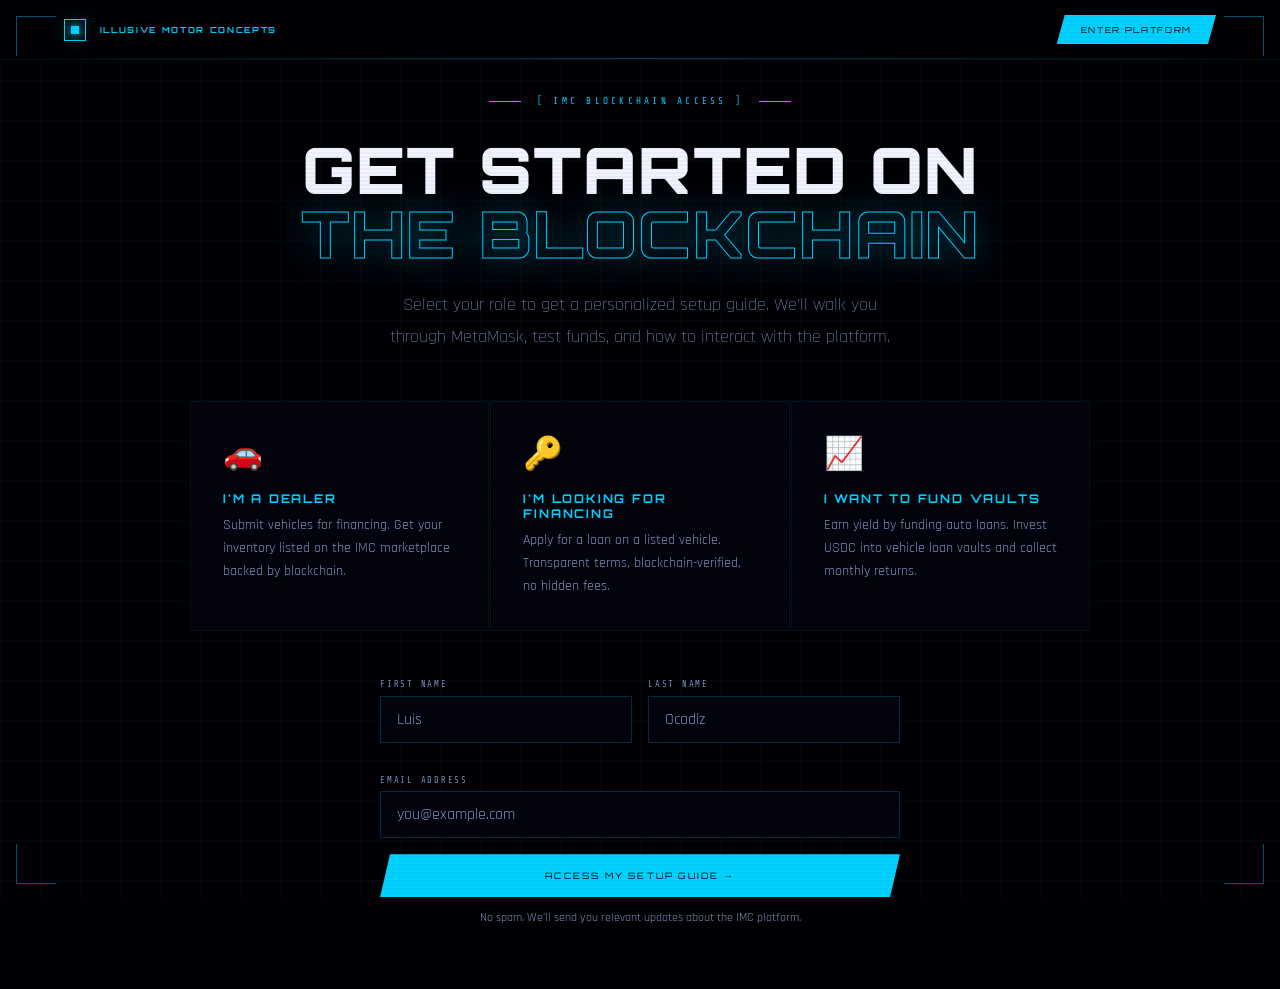
<file: imc/get-started.html>
<!DOCTYPE html>
<html lang="en">
<head>
<meta charset="UTF-8">
<meta name="viewport" content="width=device-width, initial-scale=1.0">
<title>IMC — Get Started on the Blockchain</title>
<link href="https://fonts.googleapis.com/css2?family=Rajdhani:wght@300;400;500;600;700&family=Share+Tech+Mono&family=Orbitron:wght@400;500;600;700;800;900&display=swap" rel="stylesheet">
<style>
:root {
  --bg:#000005;--surface:#03030d;--surface2:#07071a;--border:rgba(0,210,255,0.08);--border2:rgba(0,210,255,0.2);
  --cyan:#00d2ff;--cyan2:#00fff7;--purple:#6030ff;--red:#ff2050;--gold:#f0c040;--green:#00ff88;
  --text:#f2f4ff;--muted:#8090b8;--dim:#1a1a2e;--glow:rgba(0,210,255,0.15);
}
*,*::before,*::after{box-sizing:border-box;margin:0;padding:0;}
html{scroll-behavior:smooth;}
body{background:var(--bg);color:var(--text);font-family:'Rajdhani',sans-serif;font-weight:400;overflow-x:hidden;}

/* SCANLINES */
body::before{content:'';position:fixed;inset:0;background:repeating-linear-gradient(0deg,transparent,transparent 2px,rgba(0,0,20,0.03) 2px,rgba(0,0,20,0.03) 4px);pointer-events:none;z-index:1000;animation:scanline 8s linear infinite;}
@keyframes scanline{0%{background-position:0 0;}100%{background-position:0 100vh;}}

/* HUD CORNERS */
.hud-tl,.hud-tr,.hud-bl,.hud-br{position:fixed;width:40px;height:40px;pointer-events:none;z-index:900;}
.hud-tl{top:16px;left:16px;border-top:1px solid rgba(0,210,255,0.4);border-left:1px solid rgba(0,210,255,0.4);}
.hud-tr{top:16px;right:16px;border-top:1px solid rgba(0,210,255,0.4);border-right:1px solid rgba(0,210,255,0.4);}
.hud-bl{bottom:16px;left:16px;border-bottom:1px solid rgba(0,210,255,0.4);border-left:1px solid rgba(0,210,255,0.4);}
.hud-br{bottom:16px;right:16px;border-bottom:1px solid rgba(0,210,255,0.4);border-right:1px solid rgba(0,210,255,0.4);}

/* NAV */
nav{position:fixed;top:0;left:0;right:0;z-index:800;padding:0 4rem;height:60px;display:flex;justify-content:space-between;align-items:center;background:rgba(0,0,5,0.85);backdrop-filter:blur(30px);border-bottom:1px solid var(--border);}
nav::after{content:'';position:absolute;bottom:0;left:0;right:0;height:1px;background:linear-gradient(90deg,transparent,var(--cyan),transparent);opacity:0.3;}
.nav-logo{font-family:'Orbitron',sans-serif;font-size:0.52rem;font-weight:700;letter-spacing:0.2em;color:var(--cyan);text-decoration:none;display:flex;align-items:center;gap:0.85rem;}
.nav-logo-icon{width:22px;height:22px;border:1px solid var(--cyan);display:flex;align-items:center;justify-content:center;position:relative;}
.nav-logo-icon::before{content:'';width:8px;height:8px;background:var(--cyan);box-shadow:0 0 10px var(--cyan),0 0 20px var(--cyan);animation:pulse-dot 2s ease-in-out infinite;}
@keyframes pulse-dot{0%,100%{transform:scale(1);opacity:1;}50%{transform:scale(0.6);opacity:0.5;}}
.nav-btn{font-family:'Orbitron',monospace;font-size:0.52rem;letter-spacing:0.2em;text-transform:uppercase;color:var(--bg);background:var(--cyan);border:none;padding:0.6rem 1.5rem;cursor:pointer;text-decoration:none;clip-path:polygon(8px 0%,100% 0%,calc(100% - 8px) 100%,0% 100%);transition:all 0.2s;display:inline-block;}
.nav-btn:hover{background:var(--cyan2);box-shadow:0 0 20px rgba(0,210,255,0.5);}

/* GRID BG */
.grid-bg{position:fixed;inset:0;background-image:linear-gradient(rgba(0,210,255,0.04) 1px,transparent 1px),linear-gradient(90deg,rgba(0,210,255,0.04) 1px,transparent 1px);background-size:40px 40px;pointer-events:none;z-index:0;animation:grid-drift 20s linear infinite;}
@keyframes grid-drift{0%{background-position:0 0;}100%{background-position:40px 40px;}}

/* SECTIONS */
.section{position:relative;z-index:2;}

/* GATE SCREEN */
#gateScreen{min-height:100vh;display:flex;flex-direction:column;justify-content:center;align-items:center;padding:6rem 2rem 4rem;text-align:center;}
.gate-eyebrow{font-family:'Share Tech Mono',monospace;font-size:0.58rem;letter-spacing:0.35em;text-transform:uppercase;color:var(--cyan);margin-bottom:2rem;display:flex;align-items:center;justify-content:center;gap:1rem;opacity:0;animation:fadeUp 0.8s 0.3s forwards;}
.gate-eyebrow-line{width:2rem;height:1px;background:var(--cyan);}
@keyframes fadeUp{from{opacity:0;transform:translateY(16px);}to{opacity:1;transform:translateY(0);}}
.gate-title{font-family:'Orbitron',sans-serif;font-weight:900;font-size:clamp(2.2rem,5vw,4.5rem);line-height:1.0;letter-spacing:0.02em;text-transform:uppercase;margin-bottom:1.5rem;}
.gate-title .t1{display:block;color:var(--text);opacity:0;animation:fadeUp 0.8s 0.5s forwards;}
.gate-title .t2{display:block;color:transparent;-webkit-text-stroke:1px var(--cyan);opacity:0;animation:fadeUp 0.8s 0.7s forwards;text-shadow:0 0 40px rgba(0,210,255,0.3);}
.gate-sub{font-size:1.1rem;font-weight:300;color:var(--muted);line-height:1.8;max-width:520px;margin:0 auto 3rem;opacity:0;animation:fadeUp 0.8s 0.9s forwards;}

/* ROLE CARDS */
.role-grid{display:grid;grid-template-columns:repeat(auto-fit,minmax(260px,1fr));gap:1px;max-width:900px;width:100%;margin:0 auto 3rem;opacity:0;animation:fadeUp 0.8s 1.1s forwards;}
.role-card{background:var(--surface);border:1px solid var(--border);padding:2rem;cursor:pointer;position:relative;overflow:hidden;transition:all 0.3s;text-align:left;}
.role-card::before{content:'';position:absolute;top:0;left:0;right:0;height:2px;background:linear-gradient(90deg,transparent,var(--cyan),transparent);opacity:0;transition:opacity 0.3s;}
.role-card:hover{border-color:var(--border2);background:var(--surface2);}
.role-card:hover::before{opacity:1;}
.role-card.selected{border-color:var(--cyan);background:rgba(0,210,255,0.05);}
.role-card.selected::before{opacity:1;}
.role-icon{font-size:2rem;margin-bottom:1rem;}
.role-title{font-family:'Orbitron',sans-serif;font-size:0.75rem;font-weight:700;letter-spacing:0.15em;text-transform:uppercase;color:var(--cyan);margin-bottom:0.5rem;}
.role-desc{font-size:0.9rem;color:var(--muted);line-height:1.6;}
.role-check{position:absolute;top:1rem;right:1rem;width:20px;height:20px;border:1px solid var(--border2);display:flex;align-items:center;justify-content:center;font-size:0.7rem;color:var(--cyan);opacity:0;transition:opacity 0.2s;}
.role-card.selected .role-check{opacity:1;}

/* FORM */
.gate-form{max-width:520px;width:100%;margin:0 auto;opacity:0;animation:fadeUp 0.8s 1.3s forwards;}
.form-row{display:grid;grid-template-columns:1fr 1fr;gap:1rem;margin-bottom:1rem;}
.form-group{margin-bottom:1rem;text-align:left;}
.form-label{font-family:'Share Tech Mono',monospace;font-size:0.55rem;letter-spacing:0.2em;text-transform:uppercase;color:var(--muted);display:block;margin-bottom:0.4rem;}
.form-input{width:100%;background:var(--surface);border:1px solid var(--border2);color:var(--text);padding:0.75rem 1rem;font-family:'Rajdhani',sans-serif;font-size:1rem;outline:none;transition:border-color 0.2s;}
.form-input:focus{border-color:var(--cyan);box-shadow:0 0 0 1px rgba(0,210,255,0.1);}
.form-input::placeholder{color:var(--muted);}
.btn-primary{font-family:'Orbitron',sans-serif;font-size:0.55rem;letter-spacing:0.25em;text-transform:uppercase;color:var(--bg);background:var(--cyan);border:none;padding:1rem 2.5rem;cursor:pointer;clip-path:polygon(10px 0%,100% 0%,calc(100% - 10px) 100%,0% 100%);transition:all 0.2s;display:inline-block;position:relative;overflow:hidden;width:100%;}
.btn-primary::before{content:'';position:absolute;top:0;left:-100%;width:100%;height:100%;background:linear-gradient(90deg,transparent,rgba(255,255,255,0.3),transparent);transition:left 0.4s;}
.btn-primary:hover{box-shadow:0 0 30px rgba(0,210,255,0.5);}
.btn-primary:hover::before{left:100%;}
.btn-primary:disabled{opacity:0.5;cursor:not-allowed;}
.form-note{font-size:0.78rem;color:var(--muted);text-align:center;margin-top:0.75rem;}
.form-error{color:var(--red);font-size:0.78rem;margin-top:0.5rem;display:none;}

/* GUIDE SCREEN */
#guideScreen{display:none;min-height:100vh;padding:6rem 2rem 4rem;}
.guide-wrap{max-width:900px;margin:0 auto;}
.guide-header{text-align:center;margin-bottom:4rem;}
.guide-header h1{font-family:'Orbitron',sans-serif;font-weight:900;font-size:clamp(1.8rem,4vw,3rem);letter-spacing:0.05em;text-transform:uppercase;color:var(--text);margin-bottom:0.75rem;}
.guide-header p{color:var(--muted);font-size:1rem;max-width:500px;margin:0 auto;}

/* WALLET TABS */
.wallet-tabs{display:flex;gap:1px;margin-bottom:2rem;flex-wrap:wrap;}
.wallet-tab{font-family:'Share Tech Mono',monospace;font-size:0.55rem;letter-spacing:0.15em;text-transform:uppercase;padding:0.6rem 1.25rem;border:1px solid var(--border2);color:var(--muted);cursor:pointer;transition:all 0.2s;background:var(--surface);}
.wallet-tab.active{border-color:var(--cyan);color:var(--cyan);background:rgba(0,210,255,0.05);}
.wallet-tab:hover{color:var(--text);}

/* STEPS */
.steps-container{display:none;}
.steps-container.active{display:block;}
.step-block{display:flex;gap:1.5rem;margin-bottom:1.5rem;align-items:flex-start;}
.step-num{font-family:'Orbitron',sans-serif;font-size:0.6rem;font-weight:700;color:var(--bg);background:var(--cyan);width:28px;height:28px;display:flex;align-items:center;justify-content:center;flex-shrink:0;margin-top:2px;}
.step-content h3{font-family:'Orbitron',sans-serif;font-size:0.65rem;letter-spacing:0.12em;text-transform:uppercase;color:var(--text);margin-bottom:0.4rem;}
.step-content p{color:var(--muted);font-size:0.9rem;line-height:1.7;}
.step-content p strong{color:var(--text);}
.addr-box{font-family:'Share Tech Mono',monospace;font-size:0.72rem;background:var(--surface2);border:1px solid var(--border2);padding:0.6rem 0.9rem;color:var(--cyan);margin:0.5rem 0;word-break:break-all;display:flex;align-items:center;justify-content:space-between;gap:1rem;}
.copy-btn{font-family:'Share Tech Mono',monospace;font-size:0.5rem;letter-spacing:0.1em;color:var(--muted);cursor:pointer;border:1px solid var(--border2);padding:0.2rem 0.5rem;flex-shrink:0;transition:all 0.2s;}
.copy-btn:hover{color:var(--cyan);border-color:var(--cyan);}
.note-box{background:rgba(0,210,255,0.04);border:1px solid rgba(0,210,255,0.15);padding:1rem;margin:0.75rem 0;font-size:0.85rem;color:var(--muted);}
.note-box strong{color:var(--cyan);}
.warn-box{background:rgba(240,192,64,0.04);border:1px solid rgba(240,192,64,0.2);padding:1rem;margin:0.75rem 0;font-size:0.85rem;color:var(--muted);}
.warn-box strong{color:var(--gold);}
.net-table{width:100%;border-collapse:collapse;margin:0.75rem 0;}
.net-table th{font-family:'Share Tech Mono',monospace;font-size:0.5rem;letter-spacing:0.15em;text-transform:uppercase;color:var(--muted);padding:0.5rem 0.75rem;border:1px solid var(--border);text-align:left;background:var(--surface2);}
.net-table td{padding:0.5rem 0.75rem;border:1px solid var(--border);font-size:0.85rem;color:var(--muted);}
.net-table tr:nth-child(even) td{background:var(--surface);}
.net-table td:first-child{color:var(--text);font-weight:600;}

/* SECTION DIVIDER */
.sect-div{border:none;border-top:1px solid var(--border2);margin:2.5rem 0;}
.sect-title{font-family:'Orbitron',sans-serif;font-size:0.7rem;font-weight:700;letter-spacing:0.2em;text-transform:uppercase;color:var(--cyan);margin:2rem 0 1.5rem;display:flex;align-items:center;gap:1rem;}
.sect-title::after{content:'';flex:1;height:1px;background:linear-gradient(90deg,var(--border2),transparent);}

/* ROLE BADGE */
.role-badge{display:inline-flex;align-items:center;gap:0.5rem;font-family:'Share Tech Mono',monospace;font-size:0.55rem;letter-spacing:0.12em;text-transform:uppercase;padding:0.3rem 0.75rem;border:1px solid var(--border2);color:var(--cyan);margin-bottom:2rem;}
.role-badge-dot{width:6px;height:6px;border-radius:50%;background:var(--cyan);box-shadow:0 0 6px var(--cyan);animation:pulse-dot 2s infinite;}

/* QUICK REF */
.qr-grid{display:grid;grid-template-columns:1fr 1fr;gap:1px;margin-top:1rem;}
.qr-item{background:var(--surface);border:1px solid var(--border);padding:1rem;}
.qr-label{font-family:'Share Tech Mono',monospace;font-size:0.5rem;letter-spacing:0.15em;text-transform:uppercase;color:var(--muted);margin-bottom:0.3rem;}
.qr-val{font-size:0.82rem;color:var(--cyan);word-break:break-all;}
.qr-val a{color:var(--cyan);text-decoration:none;}
.qr-val a:hover{text-decoration:underline;}

/* SUCCESS */
#successMsg{display:none;background:rgba(0,255,136,0.05);border:1px solid rgba(0,255,136,0.3);padding:1rem;margin-bottom:1rem;font-size:0.85rem;color:var(--green);text-align:center;}

@media(max-width:768px){
  nav{padding:0 1.5rem;}
  #gateScreen{padding:5rem 1.5rem 3rem;}
  .form-row{grid-template-columns:1fr;}
  .qr-grid{grid-template-columns:1fr;}
  .role-grid{grid-template-columns:1fr;}
}
</style>
</head>
<body>

<div class="hud-tl"></div><div class="hud-tr"></div><div class="hud-bl"></div><div class="hud-br"></div>
<div class="grid-bg"></div>

<nav>
  <a href="https://innovativeblockchainsolutions.live" class="nav-logo">
    <div class="nav-logo-icon"><div></div></div>
    ILLUSIVE MOTOR CONCEPTS
  </a>
  <a href="https://innovativeblockchainsolutions.live/imc/" class="nav-btn">Enter Platform</a>
</nav>

<!-- ══════════════════════════ GATE SCREEN ══════════════════════════ -->
<div id="gateScreen" class="section">
  <div class="gate-eyebrow"><div class="gate-eyebrow-line"></div>[ IMC BLOCKCHAIN ACCESS ]<div class="gate-eyebrow-line"></div></div>
  <div class="gate-title">
    <span class="t1">GET STARTED ON</span>
    <span class="t2">THE BLOCKCHAIN</span>
  </div>
  <p class="gate-sub">Select your role to get a personalized setup guide. We'll walk you through MetaMask, test funds, and how to interact with the platform.</p>

  <div class="role-grid">
    <div class="role-card" onclick="selectRole('dealer')" id="card-dealer">
      <div class="role-check">✓</div>
      <div class="role-icon">🚗</div>
      <div class="role-title">I'm a Dealer</div>
      <div class="role-desc">Submit vehicles for financing. Get your inventory listed on the IMC marketplace backed by blockchain.</div>
    </div>
    <div class="role-card" onclick="selectRole('borrower')" id="card-borrower">
      <div class="role-check">✓</div>
      <div class="role-icon">🔑</div>
      <div class="role-title">I'm Looking for Financing</div>
      <div class="role-desc">Apply for a loan on a listed vehicle. Transparent terms, blockchain-verified, no hidden fees.</div>
    </div>
    <div class="role-card" onclick="selectRole('investor')" id="card-investor">
      <div class="role-check">✓</div>
      <div class="role-icon">📈</div>
      <div class="role-title">I Want to Fund Vaults</div>
      <div class="role-desc">Earn yield by funding auto loans. Invest USDC into vehicle loan vaults and collect monthly returns.</div>
    </div>
  </div>

  <div class="gate-form">
    <div id="successMsg">✓ You're on the list. Loading your setup guide...</div>
    <div class="form-row">
      <div class="form-group">
        <label class="form-label">First Name</label>
        <input class="form-input" id="fname" type="text" placeholder="Luis" />
      </div>
      <div class="form-group">
        <label class="form-label">Last Name</label>
        <input class="form-input" id="lname" type="text" placeholder="Ocadiz" />
      </div>
    </div>
    <div class="form-group">
      <label class="form-label">Email Address</label>
      <input class="form-input" id="email" type="email" placeholder="you@example.com" />
    </div>
    <div class="form-group" id="companyGroup" style="display:none;">
      <label class="form-label">Dealership / Company Name</label>
      <input class="form-input" id="company" type="text" placeholder="Teklynks Auto Sales" />
    </div>
    <div id="formError" class="form-error">Please fill in all fields and select a role.</div>
    <button class="btn-primary" onclick="submitGate()">ACCESS MY SETUP GUIDE →</button>
    <p class="form-note">No spam. We'll send you relevant updates about the IMC platform.</p>
  </div>
</div>

<!-- ══════════════════════════ GUIDE SCREEN ══════════════════════════ -->
<div id="guideScreen" class="section">
  <div class="guide-wrap">

    <div class="guide-header">
      <div id="roleBadge" class="role-badge"><div class="role-badge-dot"></div><span id="roleBadgeText">Investor Setup</span></div>
      <h1>Your Setup Guide</h1>
      <p id="guideSubtitle">Everything you need to interact with the IMC platform on Polygon Amoy Testnet.</p>
    </div>

    <!-- STEP 1: MetaMask -->
    <div class="sect-title">Step 1 — Install a Wallet</div>
    <div class="wallet-tabs">
      <div class="wallet-tab active" onclick="switchWallet('mm-desktop')">MetaMask Desktop</div>
      <div class="wallet-tab" onclick="switchWallet('mm-mobile')">MetaMask Mobile</div>
      <div class="wallet-tab" onclick="switchWallet('mm-ext')">MetaMask Extension</div>
      <div class="wallet-tab" onclick="switchWallet('coinbase')">Coinbase Wallet</div>
    </div>

    <!-- MetaMask Desktop -->
    <div class="steps-container active" id="steps-mm-desktop">
      <div class="step-block">
        <div class="step-num">1</div>
        <div class="step-content">
          <h3>Download MetaMask</h3>
          <p>Go to <strong>metamask.io</strong> and click <strong>Download for Chrome</strong> (or Firefox). This installs as a browser extension.</p>
        </div>
      </div>
      <div class="step-block">
        <div class="step-num">2</div>
        <div class="step-content">
          <h3>Create a New Wallet</h3>
          <p>Click the MetaMask fox icon in your browser toolbar → <strong>Create a new wallet</strong>. Set a password and write down your <strong>Secret Recovery Phrase</strong>. Store it somewhere safe.</p>
          <div class="warn-box"><strong>⚠ TEST WALLET ONLY:</strong> This is for the IMC demo. No real money involved. Never use a real wallet with real funds on testnet.</div>
        </div>
      </div>
      <div class="step-block">
        <div class="step-num">3</div>
        <div class="step-content">
          <h3>Your Wallet Address</h3>
          <p>After setup, click the account name to copy your wallet address — it looks like <strong>0xABCD...1234</strong>. You'll need this to receive test funds.</p>
        </div>
      </div>
    </div>

    <!-- MetaMask Mobile -->
    <div class="steps-container" id="steps-mm-mobile">
      <div class="step-block">
        <div class="step-num">1</div>
        <div class="step-content">
          <h3>Download MetaMask App</h3>
          <p>Search <strong>MetaMask</strong> in the App Store (iOS) or Google Play (Android). Install the official app by ConsenSys.</p>
        </div>
      </div>
      <div class="step-block">
        <div class="step-num">2</div>
        <div class="step-content">
          <h3>Create Wallet</h3>
          <p>Open the app → <strong>Create a new wallet</strong> → set a password → write down your Secret Recovery Phrase. Confirm it when prompted.</p>
        </div>
      </div>
      <div class="step-block">
        <div class="step-num">3</div>
        <div class="step-content">
          <h3>Use the In-App Browser</h3>
          <p>In MetaMask mobile, tap the <strong>Browser</strong> tab (compass icon). Navigate to <strong>innovativeblockchainsolutions.live/imc/</strong> to access the platform. The browser connects directly to your wallet.</p>
        </div>
      </div>
      <div class="step-block">
        <div class="step-num">4</div>
        <div class="step-content">
          <h3>Copy Your Address</h3>
          <p>Tap your account name at the top → <strong>Copy address</strong>. You'll need this for test funds.</p>
        </div>
      </div>
    </div>

    <!-- MetaMask Extension (already installed) -->
    <div class="steps-container" id="steps-mm-ext">
      <div class="step-block">
        <div class="step-num">1</div>
        <div class="step-content">
          <h3>You Already Have MetaMask</h3>
          <p>If MetaMask is already installed as a browser extension, click the fox icon in your toolbar to open it.</p>
        </div>
      </div>
      <div class="step-block">
        <div class="step-num">2</div>
        <div class="step-content">
          <h3>Create a Separate Test Account</h3>
          <p>Click the account icon → <strong>Add account or hardware wallet</strong> → <strong>Add a new account</strong>. Name it <strong>IMC Test</strong>. This keeps your real accounts separate.</p>
        </div>
      </div>
      <div class="step-block">
        <div class="step-num">3</div>
        <div class="step-content">
          <h3>Copy the Test Address</h3>
          <p>Select your new IMC Test account and copy the address shown at the top. Send this to the IMC admin to receive test funds.</p>
        </div>
      </div>
    </div>

    <!-- Coinbase Wallet -->
    <div class="steps-container" id="steps-coinbase">
      <div class="step-block">
        <div class="step-num">1</div>
        <div class="step-content">
          <h3>Install Coinbase Wallet</h3>
          <p>Go to <strong>coinbase.com/wallet</strong> and install the browser extension or mobile app. This is separate from the Coinbase exchange app.</p>
        </div>
      </div>
      <div class="step-block">
        <div class="step-num">2</div>
        <div class="step-content">
          <h3>Create a Self-Custody Wallet</h3>
          <p>Open Coinbase Wallet → <strong>Create a new wallet</strong>. Save your recovery phrase. This gives you a standard EVM wallet address.</p>
        </div>
      </div>
      <div class="step-block">
        <div class="step-num">3</div>
        <div class="step-content">
          <h3>Get Your Address</h3>
          <p>Tap <strong>Receive</strong> → <strong>Ethereum</strong> to see your wallet address. Copy it — it works on all EVM chains including Polygon Amoy.</p>
        </div>
      </div>
      <div class="note-box"><strong>NOTE:</strong> Coinbase Wallet supports Polygon Amoy. You may need to manually add the network in Settings → Networks.</div>
    </div>

    <!-- STEP 2: Network -->
    <hr class="sect-div">
    <div class="sect-title">Step 2 — Add Polygon Amoy Testnet</div>
    <div class="step-block">
      <div class="step-num">1</div>
      <div class="step-content">
        <h3>Open Network Settings</h3>
        <p>In MetaMask, click the network dropdown at the top (shows "Ethereum Mainnet" by default) → <strong>Add a custom network</strong>.</p>
      </div>
    </div>
    <div class="step-block">
      <div class="step-num">2</div>
      <div class="step-content">
        <h3>Enter Network Details</h3>
        <table class="net-table">
          <tr><th>Field</th><th>Value</th></tr>
          <tr><td>Network Name</td><td>Polygon Amoy Testnet</td></tr>
          <tr><td>RPC URL</td><td>https://rpc-amoy.polygon.technology</td></tr>
          <tr><td>Chain ID</td><td>80002</td></tr>
          <tr><td>Currency Symbol</td><td>POL</td></tr>
          <tr><td>Block Explorer</td><td>https://amoy.polygonscan.com</td></tr>
        </table>
      </div>
    </div>
    <div class="step-block">
      <div class="step-num">3</div>
      <div class="step-content">
        <h3>Save & Switch</h3>
        <p>Click <strong>Save</strong> then select <strong>Polygon Amoy Testnet</strong> from your network list. You should see your balance show as <strong>0 POL</strong>.</p>
      </div>
    </div>

    <!-- STEP 3: POL -->
    <hr class="sect-div">
    <div class="sect-title">Step 3 — Get Free Test POL</div>
    <p style="color:var(--muted);font-size:0.9rem;margin-bottom:1.5rem;">POL is used for gas fees — think of it as the fuel for your transactions. It's free on testnet.</p>
    <div class="step-block">
      <div class="step-num">1</div>
      <div class="step-content">
        <h3>Go to the Faucet</h3>
        <p>Open <strong><a href="https://faucet.polygon.technology" target="_blank" style="color:var(--cyan);">faucet.polygon.technology</a></strong> in your browser.</p>
      </div>
    </div>
    <div class="step-block">
      <div class="step-num">2</div>
      <div class="step-content">
        <h3>Select Polygon Amoy</h3>
        <p>In the network dropdown, select <strong>Polygon Amoy</strong>. Paste your wallet address and click <strong>Submit</strong>.</p>
      </div>
    </div>
    <div class="step-block">
      <div class="step-num">3</div>
      <div class="step-content">
        <h3>Wait for POL</h3>
        <p>You'll receive ~0.5 POL within 1-2 minutes. This is enough for dozens of transactions.</p>
        <div class="note-box"><strong>BACKUP FAUCET:</strong> If polygon.technology is slow, try <a href="https://www.alchemy.com/faucets/polygon-amoy" target="_blank" style="color:var(--cyan);">alchemy.com/faucets/polygon-amoy</a></div>
      </div>
    </div>

    <!-- STEP 4: MockUSDC -->
    <hr class="sect-div">
    <div class="sect-title">Step 4 — Add MockUSDC to Your Wallet</div>
    <div class="step-block">
      <div class="step-num">1</div>
      <div class="step-content">
        <h3>Import Token in MetaMask</h3>
        <p>In MetaMask → <strong>Tokens</strong> tab → scroll down → <strong>Import tokens</strong>. Paste this contract address:</p>
        <div class="addr-box">
          <span>0xc962f3EEE94b5506bDF5214A3FcFbd3f3eC1DFFa</span>
          <span class="copy-btn" onclick="copyText('0xc962f3EEE94b5506bDF5214A3FcFbd3f3eC1DFFa',this)">COPY</span>
        </div>
        <p>Token symbol <strong>USDC</strong> and decimals <strong>6</strong> should auto-fill. Click <strong>Add Custom Token</strong>.</p>
      </div>
    </div>
    <div class="step-block">
      <div class="step-num">2</div>
      <div class="step-content">
        <h3>Request MockUSDC from IMC Admin</h3>
        <p>Send your wallet address to the IMC admin. They'll mint test USDC directly to your wallet from the admin panel. Request at least <strong>$50,000 USDC</strong> for testing.</p>
        <div class="note-box"><strong>NOTE:</strong> MockUSDC has no real value. It's testnet-only for demonstration purposes.</div>
      </div>
    </div>

    <!-- ROLE-SPECIFIC STEPS -->
    <hr class="sect-div">
    <div id="roleSteps"></div>

    <!-- QUICK REFERENCE -->
    <hr class="sect-div">
    <div class="sect-title">Quick Reference</div>
    <div class="qr-grid">
      <div class="qr-item"><div class="qr-label">Marketplace</div><div class="qr-val"><a href="https://innovativeblockchainsolutions.live/imc/">innovativeblockchainsolutions.live/imc/</a></div></div>
      <div class="qr-item"><div class="qr-label">Investor Dashboard</div><div class="qr-val"><a href="https://innovativeblockchainsolutions.live/imc/dashboard.html">...imc/dashboard.html</a></div></div>
      <div class="qr-item"><div class="qr-label">My Status (Borrower)</div><div class="qr-val"><a href="https://innovativeblockchainsolutions.live/imc/status.html">...imc/status.html</a></div></div>
      <div class="qr-item"><div class="qr-label">Apply for Loan</div><div class="qr-val"><a href="https://innovativeblockchainsolutions.live/imc/apply.html">...imc/apply.html</a></div></div>
      <div class="qr-item"><div class="qr-label">Dealer Portal</div><div class="qr-val"><a href="https://innovativeblockchainsolutions.live/imc/dealer.html">...imc/dealer.html</a></div></div>
      <div class="qr-item"><div class="qr-label">MockUSDC Contract</div><div class="qr-val">0xc962f3EEE94b5506bDF5214A3FcFbd3f3eC1DFFa</div></div>
      <div class="qr-item"><div class="qr-label">POL Faucet</div><div class="qr-val"><a href="https://faucet.polygon.technology" target="_blank">faucet.polygon.technology</a></div></div>
      <div class="qr-item"><div class="qr-label">Block Explorer</div><div class="qr-val"><a href="https://amoy.polygonscan.com" target="_blank">amoy.polygonscan.com</a></div></div>
      <div class="qr-item"><div class="qr-label">Chain ID</div><div class="qr-val">80002 (Polygon Amoy Testnet)</div></div>
      <div class="qr-item"><div class="qr-label">Support</div><div class="qr-val"><a href="mailto:appeals@illusivemotorconcepts.com">appeals@illusivemotorconcepts.com</a></div></div>
    </div>

    <div style="text-align:center;margin-top:3rem;padding:2rem;border-top:1px solid var(--border);">
      <a href="https://innovativeblockchainsolutions.live/imc/" class="btn-primary" style="max-width:300px;display:inline-block;">ENTER THE PLATFORM →</a>
    </div>

  </div>
</div>

<script>
var selectedRole = null;
var SB_URL = 'https://jtifhcvbgxqwlywugvjv.supabase.co';
var SB_KEY = 'eyJhbGciOiJIUzI1NiIsInR5cCI6IkpXVCJ9.eyJpc3MiOiJzdXBhYmFzZSIsInJlZiI6Imp0aWZoY3ZiZ3hxd2x5d3Vndmp2Iiwicm9sZSI6ImFub24iLCJpYXQiOjE3NzI1MDc5NTgsImV4cCI6MjA4ODA4Mzk1OH0.UfRVLuvM8_HPvKXUEDXb0cxR50znv16L5Tf99AnSc7g';

var roleContent = {
  dealer: {
    badge: 'Dealer Setup Guide',
    subtitle: 'How to submit vehicles and get listed on the IMC marketplace.',
    steps: `
      <div class="sect-title">Step 5 — Submit Your First Vehicle</div>
      <div class="step-block"><div class="step-num">1</div><div class="step-content"><h3>Access the Dealer Portal</h3><p>Go to <a href="https://innovativeblockchainsolutions.live/imc/dealer.html" target="_blank" style="color:var(--cyan);">Dealer Portal</a> and connect your MetaMask wallet.</p></div></div>
      <div class="step-block"><div class="step-num">2</div><div class="step-content"><h3>Fill In Vehicle Details</h3><p>Enter: <strong>Year, Make, Model, Color, VIN, Mileage, Condition, EV status, Asking Price, Description.</strong></p>
      <div class="note-box"><strong>VIN FORMAT:</strong> Use IMC format — <strong>IMC-[MAKE]-[NUMBER]</strong><br>Examples: IMC-Mustang-001, IMC-Skyline-002, IMC-CivicR-003</div></div></div>
      <div class="step-block"><div class="step-num">3</div><div class="step-content"><h3>Submit for Review</h3><p>Click <strong>Submit Vehicle</strong>. Your submission appears in the admin underwriting queue. An IMC underwriter will review and set loan terms.</p></div></div>
      <div class="step-block"><div class="step-num">4</div><div class="step-content"><h3>Vehicle Goes Live</h3><p>Once approved, the admin clicks <strong>Push to Marketplace</strong>. This automatically mints your vehicle as an NFT, deploys a loan vault, and lists it live. You'll receive confirmation.</p></div></div>
      <div class="warn-box"><strong>DEALER ACCESS:</strong> Dealer submissions require your wallet to be approved. Contact <a href="mailto:appeals@illusivemotorconcepts.com" style="color:var(--gold);">appeals@illusivemotorconcepts.com</a> to get your wallet whitelisted as an authorized dealer.</div>
    `
  },
  borrower: {
    badge: 'Borrower Setup Guide',
    subtitle: 'How to apply for a vehicle loan and track your loan status.',
    steps: `
      <div class="sect-title">Step 5 — Apply for a Loan</div>
      <div class="step-block"><div class="step-num">1</div><div class="step-content"><h3>Browse the Marketplace</h3><p>Go to the <a href="https://innovativeblockchainsolutions.live/imc/" target="_blank" style="color:var(--cyan);">Marketplace</a> and connect your wallet. Browse available vehicle listings.</p></div></div>
      <div class="step-block"><div class="step-num">2</div><div class="step-content"><h3>Click Apply Now</h3><p>On any vehicle listing, click <strong>Apply Now</strong>. The vehicle will be pre-selected in the application form.</p></div></div>
      <div class="step-block"><div class="step-num">3</div><div class="step-content"><h3>Complete Your Application</h3><p>Fill in: <strong>Name, Email, Annual Income, Employment Status, Crypto Holdings.</strong> Your connected wallet address is captured automatically.</p></div></div>
      <div class="step-block"><div class="step-num">4</div><div class="step-content"><h3>Wait for Decision</h3><p>An IMC underwriter reviews your application. You'll receive an email with the decision. Track your status at <a href="https://innovativeblockchainsolutions.live/imc/status.html" target="_blank" style="color:var(--cyan);">My Status</a>.</p></div></div>
      <div class="step-block"><div class="step-num">5</div><div class="step-content"><h3>Make Monthly Payments</h3><p>Once approved and funded, your borrower portal activates. Click <strong>Make Monthly Payment</strong> — two MetaMask confirmations: (1) Approve USDC, (2) Make payment. Or click <strong>Pay in Full</strong> to settle early.</p></div></div>
      <div class="note-box"><strong>PAYMENTS:</strong> You need MockUSDC in your wallet to make payments. The IMC admin can mint test USDC to your address. Request it at appeals@illusivemotorconcepts.com.</div>
    `
  },
  investor: {
    badge: 'Investor Setup Guide',
    subtitle: 'How to fund vehicle loan vaults and earn yield on your USDC.',
    steps: `
      <div class="sect-title">Step 5 — Fund a Loan Vault</div>
      <div class="step-block"><div class="step-num">1</div><div class="step-content"><h3>Browse Active Listings</h3><p>Go to the <a href="https://innovativeblockchainsolutions.live/imc/" target="_blank" style="color:var(--cyan);">Marketplace</a> and connect your MetaMask wallet. You'll see vehicles with funding progress bars.</p></div></div>
      <div class="step-block"><div class="step-num">2</div><div class="step-content"><h3>Click Fund This Loan</h3><p>On any listing, click <strong>Fund This Loan</strong>. A modal will show the loan target, your USDC balance, and an amount field.</p></div></div>
      <div class="step-block"><div class="step-num">3</div><div class="step-content"><h3>Enter Investment Amount</h3><p>Type how much USDC you want to invest. You can invest any amount up to the remaining loan target. Click <strong>Approve &amp; Invest</strong>.</p></div></div>
      <div class="step-block"><div class="step-num">4</div><div class="step-content"><h3>Two MetaMask Confirmations</h3><p><strong>Transaction 1:</strong> Approve USDC spending for the vault.<br><strong>Transaction 2:</strong> Deposit USDC into the vault.</p><p style="margin-top:0.5rem;">After both confirm, the funding bar updates in real time.</p></div></div>
      <div class="step-block"><div class="step-num">5</div><div class="step-content"><h3>Track Your Position</h3><p>Go to <a href="https://innovativeblockchainsolutions.live/imc/dashboard.html" target="_blank" style="color:var(--cyan);">Investor Dashboard</a> to see all your positions, yield accumulated, and claimable balance.</p></div></div>
      <div class="step-block"><div class="step-num">6</div><div class="step-content"><h3>Claim Yield</h3><p>When <strong>Claimable Now</strong> shows a balance, click <strong>Claim Yield</strong>. One MetaMask confirmation — USDC transfers directly to your wallet.</p></div></div>
      <div class="note-box"><strong>YIELD:</strong> Yield accrues after each borrower payment. Demo vaults run on 10-minute cycles so you can see returns quickly. Production vaults will use 30-day payment cycles.</div>
    `
  }
};

function selectRole(role) {
  selectedRole = role;
  document.querySelectorAll('.role-card').forEach(function(c){ c.classList.remove('selected'); });
  document.getElementById('card-'+role).classList.add('selected');
  document.getElementById('companyGroup').style.display = role === 'dealer' ? 'block' : 'none';
}

function submitGate() {
  var fname = document.getElementById('fname').value.trim();
  var lname = document.getElementById('lname').value.trim();
  var email = document.getElementById('email').value.trim();
  var errEl = document.getElementById('formError');

  if (!fname || !email || !selectedRole) {
    errEl.textContent = 'Please fill in your name, email, and select a role.';
    errEl.style.display = 'block';
    return;
  }
  if (!/^[^\s@]+@[^\s@]+\.[^\s@]+$/.test(email)) {
    errEl.textContent = 'Please enter a valid email address.';
    errEl.style.display = 'block';
    return;
  }
  errEl.style.display = 'none';

  // Save to Supabase imc_leads (create this table or use existing)
  var company = document.getElementById('company').value.trim();
  fetch(SB_URL + '/rest/v1/imc_leads', {
    method: 'POST',
    headers: {
      'Content-Type': 'application/json',
      'apikey': SB_KEY,
      'Authorization': 'Bearer ' + SB_KEY,
      'Prefer': 'return=minimal'
    },
    body: JSON.stringify({
      first_name: fname,
      last_name: lname,
      email: email,
      role: selectedRole,
      company: company || null,
      source: 'get-started'
    })
  }).catch(function(){});

  // Show success and transition
  document.getElementById('successMsg').style.display = 'block';
  setTimeout(function(){
    showGuide();
  }, 1200);
}

function showGuide() {
  document.getElementById('gateScreen').style.display = 'none';
  document.getElementById('guideScreen').style.display = 'block';
  window.scrollTo(0,0);

  var content = roleContent[selectedRole];
  document.getElementById('roleBadgeText').textContent = content.badge;
  document.getElementById('guideSubtitle').textContent = content.subtitle;
  document.getElementById('roleSteps').innerHTML = content.steps;
}

function switchWallet(type) {
  document.querySelectorAll('.wallet-tab').forEach(function(t,i){
    t.classList.remove('active');
  });
  document.querySelectorAll('.steps-container').forEach(function(s){
    s.classList.remove('active');
  });
  event.target.classList.add('active');
  document.getElementById('steps-'+type).classList.add('active');
}

function copyText(text, btn) {
  navigator.clipboard.writeText(text).then(function(){
    var orig = btn.textContent;
    btn.textContent = 'COPIED!';
    btn.style.color = 'var(--green)';
    setTimeout(function(){ btn.textContent = orig; btn.style.color = ''; }, 2000);
  });
}
</script>
</body>
</html>
</file>
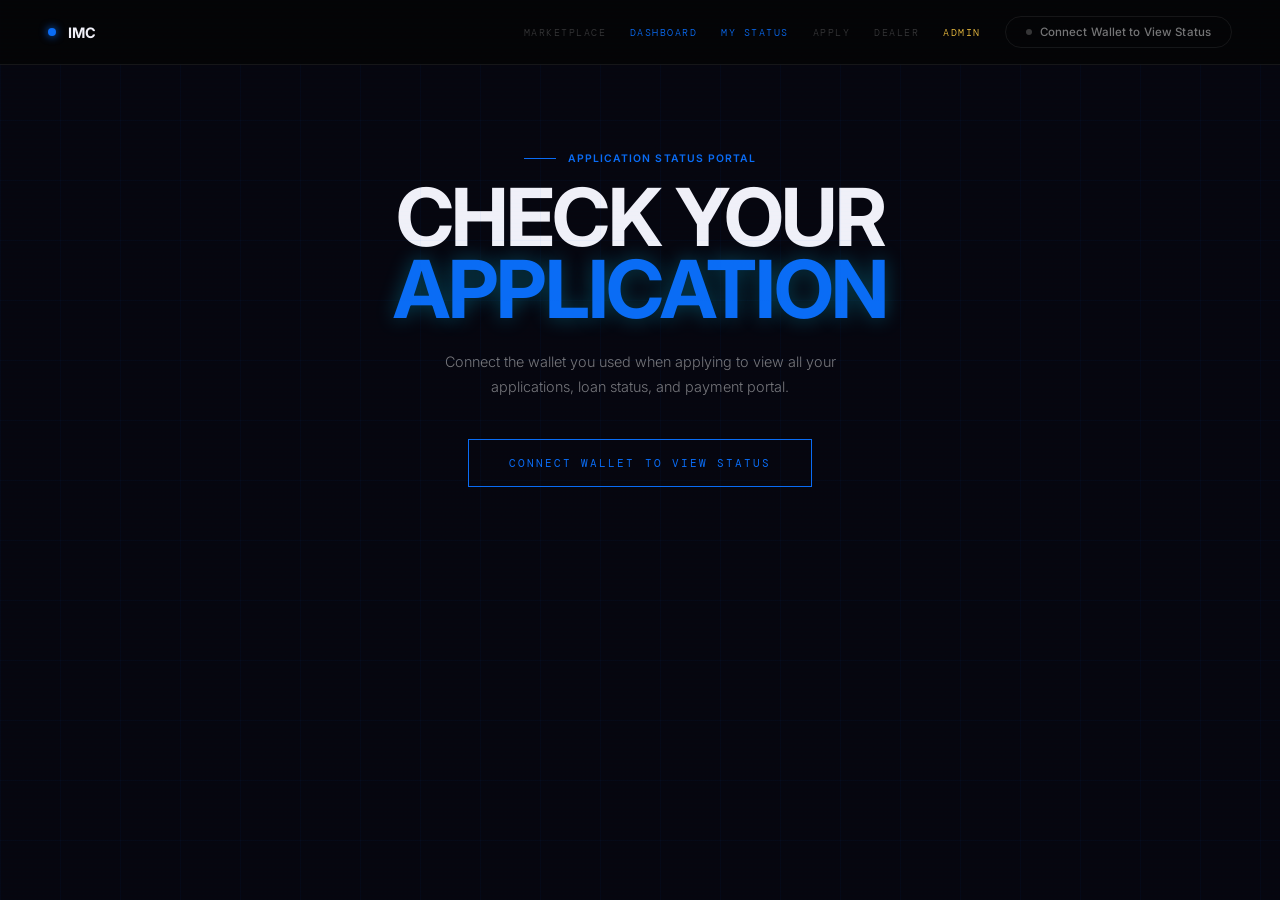
<file: imc/status.html>
<!DOCTYPE html>
<html lang="en">
<head>
<meta charset="UTF-8">
<meta name="viewport" content="width=device-width, initial-scale=1.0">
<title>IMC — Application Status</title>
<link href="https://fonts.googleapis.com/css2?family=Bebas+Neue&family=DM+Mono:wght@300;400;500&family=Inter:wght@300;400;500;600&display=swap" rel="stylesheet">
<style>
:root{--bg:#06060f;--surface:#0c0c1a;--surface2:#11111f;--surface3:#16162a;--border:rgba(255,255,255,0.07);--border2:rgba(255,255,255,0.12);--neon:#0a6cf5;--neon-glow:rgba(10,108,245,0.25);--ibs-blue:#0a6cf5;--ibs-blue-hover:#1a7cff;--gold:#f0c040;--green:#00ff88;--red:#ff4455;--purple:#8b00ff;--purple2:#cc00ff;--cyan:#00d4ff;--text:#f0f0f8;--muted:rgba(255,255,255,0.45);--dim:rgba(255,255,255,0.2);}
*,*::before,*::after{box-sizing:border-box;margin:0;padding:0;}
body{background:var(--bg);color:var(--text);font-family:'Inter',sans-serif;font-weight:300;min-height:100vh;}
body::before{content:'';position:fixed;inset:0;background:repeating-linear-gradient(0deg,rgba(0,212,255,0.008) 0px,rgba(0,212,255,0.008) 1px,transparent 1px,transparent 4px);pointer-events:none;z-index:9000;}
.nav{position:fixed;top:0;left:0;right:0;z-index:100;padding:1rem 3rem;display:flex;justify-content:space-between;align-items:center;background:rgba(5,5,7,0.95);backdrop-filter:blur(20px);border-bottom:1px solid var(--border);}
.nav-logo{font-family:'Bebas Neue',sans-serif;font-size:1.6rem;letter-spacing:0.1em;color:var(--text);text-decoration:none;display:flex;align-items:center;gap:0.75rem;}
.nav-dot{width:8px;height:8px;border-radius:50%;background:var(--neon);box-shadow:0 0 8px var(--neon);animation:pulse 2s infinite;}
.nav-wallet{font-family:'DM Mono',monospace;font-size:0.65rem;letter-spacing:0.12em;text-transform:uppercase;background:transparent;border:1px solid var(--border);color:var(--muted);padding:0.5rem 1.25rem;cursor:pointer;display:flex;align-items:center;gap:0.5rem;transition:all 0.2s;}
.nav-wallet:hover,.nav-wallet.connected{border-color:var(--neon);color:var(--neon);}
.w-dot{width:6px;height:6px;border-radius:50%;background:var(--dim);transition:all 0.3s;}
.w-dot.on{background:var(--neon);box-shadow:0 0 6px var(--neon);}
.wrap{max-width:800px;margin:0 auto;padding:5.5rem 3rem 4rem;}
.sl{font-family:'DM Mono',monospace;font-size:0.6rem;letter-spacing:0.25em;text-transform:uppercase;color:var(--neon);display:flex;align-items:center;gap:0.75rem;margin-bottom:1rem;}
.sl::before{content:'';width:2rem;height:1px;background:var(--neon);}
.card{background:var(--surface);border:1px solid var(--border);padding:2rem;margin-bottom:1rem;position:relative;overflow:hidden;}
.card::before{content:'';position:absolute;top:0;left:0;right:0;height:2px;opacity:0.5;}
.card.neon::before{background:linear-gradient(90deg,transparent,var(--neon),transparent);}
.card.gold::before{background:linear-gradient(90deg,transparent,var(--gold),transparent);}
.card.green::before{background:linear-gradient(90deg,transparent,var(--green),transparent);}
.card.red::before{background:linear-gradient(90deg,transparent,var(--red),transparent);}
.card.purple::before{background:linear-gradient(90deg,transparent,var(--purple),transparent);}
.srow{display:flex;justify-content:space-between;align-items:baseline;padding:0.6rem 0;border-bottom:1px solid var(--border);}
.srow:last-child{border-bottom:none;}
.skey{font-family:'DM Mono',monospace;font-size:0.58rem;letter-spacing:0.15em;text-transform:uppercase;color:var(--dim);}
.sval{font-family:'Bebas Neue',sans-serif;font-size:1.05rem;letter-spacing:0.05em;color:var(--text);}
.status-badge{display:inline-flex;align-items:center;gap:0.5rem;padding:0.4rem 1rem;font-family:'DM Mono',monospace;font-size:0.6rem;letter-spacing:0.15em;text-transform:uppercase;}
.badge-pending{background:rgba(0,212,255,0.08);color:var(--neon);border:1px solid rgba(0,212,255,0.2);}
.badge-approved{background:rgba(0,255,136,0.08);color:var(--green);border:1px solid rgba(0,255,136,0.2);}
.badge-denied{background:rgba(255,68,85,0.08);color:var(--red);border:1px solid rgba(255,68,85,0.2);}
.badge-review{background:rgba(240,192,64,0.08);color:var(--gold);border:1px solid rgba(240,192,64,0.2);}
.badge-funding{background:rgba(136,85,255,0.08);color:var(--purple);border:1px solid rgba(136,85,255,0.2);}
.timeline{display:flex;flex-direction:column;gap:0;}
.tl-step{display:flex;gap:1.25rem;align-items:flex-start;padding:0 0 1.5rem 0;position:relative;}
.tl-step:last-child{padding-bottom:0;}
.tl-dot{width:12px;height:12px;border-radius:50%;flex-shrink:0;margin-top:3px;position:relative;z-index:1;}
.tl-dot.done{background:var(--green);box-shadow:0 0 8px rgba(0,255,136,0.4);}
.tl-dot.active{background:var(--neon);box-shadow:0 0 8px var(--neon);animation:pulse 1.5s infinite;}
.tl-dot.pending{background:var(--surface3);border:1px solid var(--border);}
.tl-line{position:absolute;left:5px;top:16px;bottom:0;width:2px;background:var(--border);}
.tl-step.done-step .tl-line{background:var(--green);}
.tl-label{font-family:'DM Mono',monospace;font-size:0.65rem;letter-spacing:0.12em;text-transform:uppercase;}
.tl-label.done{color:var(--green);}
.tl-label.active{color:var(--neon);}
.tl-label.pending{color:var(--dim);}
.tl-sub{font-size:0.8rem;color:var(--muted);margin-top:0.25rem;line-height:1.5;}
.app-section{margin-bottom:2.5rem;border-top:2px solid var(--border);padding-top:2rem;}
.app-section:first-child{border-top:none;padding-top:0;}
.withdraw-btn{background:transparent;border:1px solid var(--red);color:var(--red);padding:0.6rem 1.25rem;font-family:'DM Mono',monospace;font-size:0.6rem;letter-spacing:0.15em;text-transform:uppercase;cursor:pointer;transition:all 0.2s;}
.withdraw-btn:hover{background:rgba(255,68,85,0.1);}
@keyframes pulse{0%,100%{opacity:1;}50%{opacity:0.4;}}
@keyframes fadeUp{from{opacity:0;transform:translateY(12px);}to{opacity:1;transform:translateY(0);}}
.fade-in{animation:fadeUp 0.5s ease forwards;}
::-webkit-scrollbar{width:4px;}
::-webkit-scrollbar-track{background:var(--bg);}
::-webkit-scrollbar-thumb{background:var(--border);}
@media(max-width:768px){.wrap{padding:5rem 1.5rem 3rem;}.nav{padding:1rem 1.5rem;}}
</style>

<style>
/* IBS DESIGN SYSTEM OVERRIDE */
@import url('https://fonts.googleapis.com/css2?family=Inter:wght@200;300;400;500;600;700;800;900&display=swap');
body{font-family:'Inter',system-ui,sans-serif!important;-webkit-font-smoothing:antialiased;}
h1,h2,h3,h4,h5{font-family:'Inter',sans-serif!important;letter-spacing:-0.03em!important;}
.nav-logo{font-family:'Inter',sans-serif!important;font-weight:700!important;font-size:0.9rem!important;letter-spacing:-0.01em!important;}
.nav-links a{font-family:'Inter',sans-serif!important;font-size:0.78rem!important;letter-spacing:-0.01em!important;text-transform:none!important;color:rgba(255,255,255,0.55)!important;}
.nav-links a:hover{color:rgba(255,255,255,0.9)!important;}
.nav-wallet{font-family:'Inter',sans-serif!important;font-size:0.72rem!important;font-weight:500!important;letter-spacing:0.01em!important;text-transform:none!important;border-radius:980px!important;transition:all 0.2s!important;}
.nav-wallet:hover,.nav-wallet.connected{border-color:#0a6cf5!important;color:#fff!important;background:rgba(10,108,245,0.08)!important;}
.w-dot.on{background:#0a6cf5!important;box-shadow:0 0 6px #0a6cf5!important;}
.btn-neon{background:#0a6cf5!important;border:none!important;color:#fff!important;border-radius:980px!important;font-family:'Inter',sans-serif!important;font-weight:600!important;font-size:0.78rem!important;letter-spacing:0.01em!important;text-transform:none!important;box-shadow:0 4px 20px rgba(10,108,245,0.25)!important;transition:all 0.2s!important;}
.btn-neon:hover{background:#1a7cff!important;box-shadow:0 8px 30px rgba(10,108,245,0.4)!important;transform:translateY(-1px)!important;}
.btn-gold{border-radius:980px!important;font-family:'Inter',sans-serif!important;font-weight:700!important;font-size:0.78rem!important;text-transform:none!important;letter-spacing:0.01em!important;}
.btn-ghost,.btn-outline{border-radius:980px!important;font-family:'Inter',sans-serif!important;font-weight:500!important;font-size:0.78rem!important;text-transform:none!important;}
.sl{font-family:'Inter',sans-serif!important;font-weight:600!important;font-size:0.65rem!important;letter-spacing:0.1em!important;color:#0a6cf5!important;}
.sl::before{background:#0a6cf5!important;box-shadow:none!important;}
.stat-val{font-family:'Inter',sans-serif!important;font-weight:800!important;letter-spacing:-0.04em!important;color:#0a6cf5!important;text-shadow:0 0 20px rgba(10,108,245,0.3)!important;}
.stat-lbl{font-family:'Inter',sans-serif!important;font-weight:500!important;font-size:0.62rem!important;letter-spacing:0.06em!important;}
.badge{font-family:'Inter',sans-serif!important;font-weight:600!important;font-size:0.6rem!important;letter-spacing:0.06em!important;border-radius:980px!important;}
.badge-funding{background:rgba(10,108,245,0.1)!important;color:#0a6cf5!important;border:1px solid rgba(10,108,245,0.25)!important;}
.card,.stat-card,.position-card,.vault-card,.listing-card{background:linear-gradient(145deg,#0e0e20 0%,#0a0a18 100%)!important;border:1px solid rgba(255,255,255,0.07)!important;border-radius:20px!important;box-shadow:0 16px 40px rgba(0,0,0,0.4),0 4px 12px rgba(0,0,0,0.3),inset 0 1px 0 rgba(255,255,255,0.05)!important;transition:transform 0.35s cubic-bezier(0.34,1.56,0.64,1),box-shadow 0.35s!important;}
.card:hover,.stat-card:hover,.position-card:hover,.listing-card:hover{transform:translateY(-3px)!important;box-shadow:0 24px 60px rgba(0,0,0,0.5),0 8px 24px rgba(10,108,245,0.06),0 0 0 1px rgba(10,108,245,0.12)!important;border-color:rgba(10,108,245,0.15)!important;}
.card::before,.stat-card::before,.position-card::before{background:linear-gradient(90deg,transparent,#0a6cf5,#8b00ff,transparent)!important;opacity:0.4!important;height:1px!important;}
.prog-fill,.progress-fill,.fund-fill{background:linear-gradient(90deg,#0a6cf5,#8b00ff)!important;box-shadow:0 0 8px rgba(10,108,245,0.3)!important;}
.ndiv,hr{background:linear-gradient(90deg,transparent,rgba(10,108,245,0.2),transparent)!important;border:none!important;height:1px!important;}
input[type=text],input[type=number],input[type=email],input[type=password],select,textarea{background:rgba(255,255,255,0.04)!important;border:1px solid rgba(255,255,255,0.1)!important;border-radius:12px!important;font-family:'Inter',sans-serif!important;font-size:0.9rem!important;font-weight:300!important;transition:border-color 0.2s,box-shadow 0.2s!important;}
input:focus,select:focus,textarea:focus{border-color:#0a6cf5!important;box-shadow:0 0 0 3px rgba(10,108,245,0.12)!important;outline:none!important;}
label{font-family:'Inter',sans-serif!important;font-size:0.7rem!important;font-weight:600!important;letter-spacing:0.04em!important;text-transform:uppercase!important;color:rgba(255,255,255,0.4)!important;}
::-webkit-scrollbar{width:4px;height:4px;}
::-webkit-scrollbar-track{background:transparent;}
::-webkit-scrollbar-thumb{background:rgba(10,108,245,0.3);border-radius:2px;}
::selection{background:rgba(10,108,245,0.25);color:#fff;}
</style>

</head>
<body>
<style>
.ibs-grid-bg{position:fixed;inset:0;pointer-events:none;z-index:0;
  background-image:
    linear-gradient(rgba(10,108,245,0.04) 1px,transparent 1px),
    linear-gradient(90deg,rgba(10,108,245,0.04) 1px,transparent 1px);
  background-size:60px 60px;
  animation:grid-pulse 4s ease-in-out infinite;}
@keyframes grid-pulse{0%,100%{opacity:0.5}50%{opacity:1}}

/* ── CONTACT AGENT ────────────────────────────────────────── */
.agent-btn{display:inline-flex;align-items:center;gap:0.6rem;background:transparent;border:1px solid var(--neon);color:var(--neon);font-family:'DM Mono',monospace;font-size:0.62rem;letter-spacing:0.14em;text-transform:uppercase;padding:0.65rem 1.4rem;cursor:pointer;transition:all 0.2s;border-radius:4px;}
.agent-btn:hover{background:rgba(0,212,255,0.08);box-shadow:0 0 16px rgba(0,212,255,0.2);}
.agent-btn:disabled{opacity:0.4;cursor:not-allowed;}
.agent-modal-overlay{display:none;position:fixed;inset:0;background:rgba(0,0,0,0.85);z-index:1000;align-items:center;justify-content:center;}
.agent-modal-overlay.open{display:flex;}
.agent-modal{background:#0a0a18;border:1px solid rgba(0,212,255,0.25);border-radius:16px;padding:2rem;max-width:440px;width:90%;box-shadow:0 0 60px rgba(0,212,255,0.1);}
.agent-modal-title{font-family:'DM Mono',monospace;font-size:0.6rem;letter-spacing:0.2em;text-transform:uppercase;color:var(--neon);margin-bottom:1.5rem;}
.agent-number{font-family:'DM Mono',monospace;font-size:1.8rem;letter-spacing:0.1em;color:#fff;margin:1rem 0 0.25rem;}
.agent-code{font-family:'DM Mono',monospace;font-size:2.8rem;letter-spacing:0.3em;color:var(--neon);text-shadow:0 0 20px rgba(0,212,255,0.4);margin:0.5rem 0;}
.agent-expires{font-family:'DM Mono',monospace;font-size:0.58rem;letter-spacing:0.1em;color:var(--muted);margin-bottom:1.5rem;}
.agent-instruction{font-size:0.82rem;color:var(--muted);line-height:1.7;margin-bottom:1.5rem;}
.agent-instruction strong{color:#fff;}
.agent-warning{font-size:0.72rem;color:rgba(255,68,85,0.7);line-height:1.6;padding:0.75rem;border:1px solid rgba(255,68,85,0.15);border-radius:8px;margin-bottom:1.5rem;}
.agent-close-btn{background:transparent;border:1px solid var(--border);color:var(--muted);font-family:'DM Mono',monospace;font-size:0.6rem;letter-spacing:0.1em;padding:0.5rem 1.25rem;cursor:pointer;border-radius:4px;transition:all 0.2s;}
.agent-close-btn:hover{border-color:var(--muted);}
.agent-timer{display:inline-block;font-family:'DM Mono',monospace;font-size:0.65rem;color:var(--neon);margin-left:0.5rem;}
.agent-timer.urgent{color:#ff4455;animation:pulse 1s infinite;}
.agent-bar{margin-top:1.5rem;padding:1rem 1.25rem;background:rgba(0,212,255,0.04);border:1px solid rgba(0,212,255,0.1);border-radius:10px;display:flex;align-items:center;justify-content:space-between;gap:1rem;flex-wrap:wrap;}
.agent-bar-txt{font-size:0.78rem;color:var(--muted);line-height:1.5;}
.agent-bar-txt strong{color:var(--txt);display:block;font-size:0.8rem;margin-bottom:0.2rem;}

</style>
<div class="ibs-grid-bg"></div>



<nav class="nav">
  <a href="index.html" class="nav-logo"><div class="nav-dot"></div>IMC</a>
  <div style="display:flex;align-items:center;gap:1.5rem;">
    <a href="index.html" style="font-family:'DM Mono',monospace;font-size:0.62rem;letter-spacing:0.15em;text-transform:uppercase;color:var(--dim);text-decoration:none;">Marketplace</a>
    <a href="dashboard.html" style="font-family:'DM Mono',monospace;font-size:0.62rem;letter-spacing:0.15em;text-transform:uppercase;color:var(--neon);text-decoration:none;">Dashboard</a>
    <a href="status.html" style="font-family:'DM Mono',monospace;font-size:0.62rem;letter-spacing:0.15em;text-transform:uppercase;color:var(--neon);text-decoration:none;">My Status</a>
    <a href="apply.html" style="font-family:'DM Mono',monospace;font-size:0.62rem;letter-spacing:0.15em;text-transform:uppercase;color:var(--dim);text-decoration:none;">Apply</a>
    <a href="dealer.html" style="font-family:'DM Mono',monospace;font-size:0.62rem;letter-spacing:0.15em;text-transform:uppercase;color:var(--dim);text-decoration:none;">Dealer</a>
    <a href="admin.html" style="font-family:'DM Mono',monospace;font-size:0.62rem;letter-spacing:0.15em;text-transform:uppercase;color:var(--gold);text-decoration:none;">Admin</a>
    <button class="nav-wallet" id="walletBtn" onclick="connectAndLoad()">
      <div class="w-dot" id="wDot"></div>
      <span id="wLabel">Connect Wallet to View Status</span>
    </button>
  </div>
</nav>

<div class="wrap">

  <!-- CONNECT PROMPT -->
  <div id="connectPrompt">
    <div style="text-align:center;padding:4rem 0;">
      <div class="sl" style="justify-content:center;">Application Status Portal</div>
      <h1 style="font-family:'Bebas Neue',sans-serif;font-size:clamp(3rem,8vw,5rem);line-height:0.9;letter-spacing:0.02em;margin-bottom:1.5rem;">
        CHECK YOUR<br><span style="color:var(--neon);text-shadow:0 0 20px rgba(0,212,255,0.3);">APPLICATION</span>
      </h1>
      <p style="color:var(--muted);font-size:0.9rem;max-width:420px;margin:0 auto 2.5rem;line-height:1.75;">Connect the wallet you used when applying to view all your applications, loan status, and payment portal.</p>
      <button onclick="connectAndLoad()" style="background:transparent;border:1px solid var(--neon);color:var(--neon);padding:1rem 2.5rem;font-family:'DM Mono',monospace;font-size:0.7rem;letter-spacing:0.18em;text-transform:uppercase;cursor:pointer;transition:all 0.2s;" onmouseover="this.style.boxShadow='0 0 20px rgba(0,212,255,0.3)'" onmouseout="this.style.boxShadow='none'">
        Connect Wallet to View Status
      </button>
    </div>
  </div>

  <!-- LOADING -->
  <div id="loadingState" style="display:none;text-align:center;padding:4rem 0;">
    <div style="font-family:'DM Mono',monospace;font-size:0.7rem;letter-spacing:0.2em;text-transform:uppercase;color:var(--neon);">
      <span style="animation:pulse 1s infinite;display:inline-block;">Loading your applications...</span>
    </div>
  </div>

  <!-- NO APPLICATION -->
  <div id="noAppState" style="display:none;text-align:center;padding:4rem 0;">
    <div style="font-size:3rem;margin-bottom:1.5rem;opacity:0.3;">&#11042;</div>
    <div class="sl" style="justify-content:center;">No Application Found</div>
    <h2 style="font-family:'Bebas Neue',sans-serif;font-size:2.5rem;letter-spacing:0.05em;margin-bottom:1rem;color:var(--muted);">No applications found<br>for this wallet</h2>
    <p style="color:var(--dim);font-size:0.85rem;max-width:380px;margin:0 auto 2rem;line-height:1.7;">Make sure you are connected with the same wallet you used when submitting your application.</p>
    <a href="apply.html"><button style="background:var(--gold);border:none;color:#050507;padding:0.85rem 2rem;font-family:'DM Mono',monospace;font-size:0.7rem;font-weight:600;letter-spacing:0.18em;text-transform:uppercase;cursor:pointer;">Apply Now</button></a>
  </div>

  <!-- ALL APPLICATIONS -->
  <div id="appStatus" style="display:none;" class="fade-in">
    <div style="display:flex;justify-content:space-between;align-items:flex-start;flex-wrap:wrap;gap:1rem;margin-bottom:2rem;">
      <div>
        <div class="sl">Your Applications & Loans</div>
        <h1 style="font-family:'Bebas Neue',sans-serif;font-size:clamp(2.5rem,5vw,3.5rem);line-height:0.92;letter-spacing:0.02em;" id="statusHeading">Application Status</h1>
      </div>
      <div style="display:flex;gap:0.75rem;align-items:center;">
        <a href="apply.html"><button style="background:var(--gold);border:none;color:#050507;padding:0.6rem 1.25rem;font-family:'DM Mono',monospace;font-size:0.6rem;font-weight:600;letter-spacing:0.15em;text-transform:uppercase;cursor:pointer;">+ New Application</button></a>
      </div>
    </div>
    <div id="applicationsContainer"></div>
    <div style="display:flex;gap:1rem;margin-top:1.5rem;flex-wrap:wrap;">
      <a href="index.html" style="flex:1;"><button style="background:transparent;border:1px solid var(--neon);color:var(--neon);padding:0.85rem;font-family:'DM Mono',monospace;font-size:0.65rem;letter-spacing:0.15em;text-transform:uppercase;cursor:pointer;width:100%;transition:all 0.2s;">Browse Marketplace</button></a>
    </div>
  </div>

</div>

<script>
var SB_URL = 'https://jtifhcvbgxqwlywugvjv.supabase.co';
var SB_KEY = 'eyJhbGciOiJIUzI1NiIsInR5cCI6IkpXVCJ9.eyJpc3MiOiJzdXBhYmFzZSIsInJlZiI6Imp0aWZoY3ZiZ3hxd2x5d3Vndmp2Iiwicm9sZSI6ImFub24iLCJpYXQiOjE3NzI1MDc5NTgsImV4cCI6MjA4ODA4Mzk1OH0.UfRVLuvM8_HPvKXUEDXb0cxR50znv16L5Tf99AnSc7g';
var WALLET = '';
var BASE_CHAIN_ID = '0x14A34';

var SEL = {
  getLoanSummary:  '0x6ce5891d',
  makePayment:     '0xd8d79700',
  earlyPayoff:     '0x83222cbb',
  getFundingProgress: '0xcf1d224b'
};

function show(id) {
  ['connectPrompt','loadingState','noAppState','appStatus'].forEach(function(s) {
    document.getElementById(s).style.display = s === id ? 'block' : 'none';
  });
}

function connectAndLoad() {
  if (!window.ethereum) { alert('Please install MetaMask.'); return; }
  document.getElementById('wLabel').textContent = 'Connecting...';
  window.ethereum.request({ method: 'eth_requestAccounts' })
    .then(function(accounts) {
      WALLET = accounts[0];
      var short = accounts[0].slice(0,6) + '...' + accounts[0].slice(-4);
      document.getElementById('wDot').classList.add('on');
      document.getElementById('wLabel').textContent = short;
      document.getElementById('walletBtn').classList.add('connected');
      show('loadingState');
      loadApplications(accounts[0]);
    })
    .catch(function(e) {
      document.getElementById('wLabel').textContent = 'Connect Wallet to View Status';
      console.error(e);
    });
}

function loadApplications(wallet) {
  fetch(SB_URL + '/rest/v1/imc_applications?wallet_address=eq.' + encodeURIComponent(wallet) + '&order=created_at.desc', {
    headers: { 'apikey': SB_KEY, 'Authorization': 'Bearer ' + SB_KEY }
  })
  .then(function(r) { return r.json(); })
  .then(function(data) {
    if (!data || data.length === 0) { show('noAppState'); return; }
    var name = ((data[0].first_name||'') + ' ' + (data[0].last_name||'')).trim();
    document.getElementById('statusHeading').textContent = name || 'Your Applications';
    show('appStatus');
    renderAllApplications(data);
  })
  .catch(function(e) { console.error(e); show('noAppState'); });
}

function renderAllApplications(apps) {
  var container = document.getElementById('applicationsContainer');
  container.innerHTML = apps.map(function(app, idx) {
    return renderAppCard(app, idx);
  }).join('');

  // Load vault data for approved/funded apps
  apps.forEach(function(app) {
    if (app.vault_contract && (app.status === 'approved' || app.status === 'pending_funding' || app.status === 'active')) {
      loadVaultData(app);
    }
  });
}

function renderAppCard(app, idx) {
  var status = app.status || 'pending';
  var statusConfig = {
    pending:         { label: 'Under Review',    color: 'var(--neon)',    cardClass: 'neon',   badgeClass: 'badge-pending' },
    review:          { label: 'In Review',        color: 'var(--gold)',    cardClass: 'gold',   badgeClass: 'badge-review' },
    approved:        { label: 'Approved',         color: 'var(--green)',   cardClass: 'green',  badgeClass: 'badge-approved' },
    pending_funding: { label: 'Awaiting Funding', color: 'var(--purple)',  cardClass: 'purple', badgeClass: 'badge-funding' },
    active:          { label: 'Loan Active',      color: 'var(--green)',   cardClass: 'green',  badgeClass: 'badge-approved' },
    denied:          { label: 'Not Approved',     color: 'var(--red)',     cardClass: 'red',    badgeClass: 'badge-denied' },
    agent_error:     { label: 'Under Review',     color: 'var(--gold)',    cardClass: 'gold',   badgeClass: 'badge-review' }
  };
  var cfg = statusConfig[status] || statusConfig.pending;
  var appDate = new Date(app.created_at).toLocaleDateString('en-US',{year:'numeric',month:'long',day:'numeric'});
  var appId = app.id ? app.id.slice(0,8).toUpperCase() : '--';

  var html = '<div class="app-section">';

  // Header
  html += '<div style="display:flex;justify-content:space-between;align-items:center;margin-bottom:1rem;flex-wrap:wrap;gap:0.5rem;">';
  html += '<div style="display:flex;align-items:center;gap:1rem;">';
  html += '<span style="font-family:\'DM Mono\',monospace;font-size:0.65rem;letter-spacing:0.1em;color:var(--dim);">APP ' + appId + '</span>';
  html += '<span class="status-badge ' + cfg.badgeClass + '"><span style="width:6px;height:6px;border-radius:50%;background:currentColor;' + (status !== 'denied' ? 'animation:pulse 1.5s infinite;' : '') + '"></span>' + cfg.label + '</span>';
  html += '</div>';

  // Withdraw button for pending applications
  if (status === 'pending' || status === 'review') {
    html += '<button class="withdraw-btn" onclick="withdrawApplication(\'' + app.id + '\')">Withdraw Application</button>';
  }
  html += '</div>';

  // Main card
  html += '<div class="card ' + cfg.cardClass + '">';
  html += '<div style="display:grid;grid-template-columns:1fr 1fr;gap:1.5rem;">';

  var details = [
    ['Vehicle', app.vehicle_name || '--'],
    ['Loan Requested', app.loan_amount ? '$' + Number(app.loan_amount).toLocaleString() + ' USDC' : '--'],
    ['Term', app.term_months ? app.term_months + ' months' : '--'],
    ['Submitted', appDate],
    ['Wallet', app.wallet_address ? app.wallet_address.slice(0,6)+'...'+app.wallet_address.slice(-4) : '--']
  ];

  if (app.final_apr) details.push(['Approved APR', app.final_apr + '%']);
  if (app.approved_amount) details.push(['Approved Amount', '$' + Number(app.approved_amount).toLocaleString() + ' USDC']);

  html += '<div>' + details.map(function(d) {
    return '<div class="srow"><span class="skey">' + d[0] + '</span><span class="sval">' + d[1] + '</span></div>';
  }).join('') + '</div>';

  // Timeline col
  html += '<div>';
  html += renderTimeline(app);
  html += '</div>';

  html += '</div>';

  // Underwriter notes
  if (app.underwriter_notes && status !== 'denied') {
    html += '<div style="margin-top:1.25rem;padding:1rem;background:var(--surface2);border:1px solid var(--border);">';
    html += '<div style="font-family:\'DM Mono\',monospace;font-size:0.55rem;letter-spacing:0.15em;text-transform:uppercase;color:var(--dim);margin-bottom:0.4rem;">Decision Details</div>';
    html += '<div style="font-size:0.8rem;color:var(--muted);line-height:1.6;">' + app.underwriter_notes + '</div>';
    html += '</div>';
  }

  html += '</div>'; // end card

  // Denied section
  if (status === 'denied') {
    var reapplyDate = new Date(new Date(app.created_at).getTime() + 90*24*60*60*1000).toLocaleDateString('en-US',{year:'numeric',month:'long',day:'numeric'});
    html += '<div class="card red" style="margin-top:0.5rem;">';
    html += '<div class="sl" style="color:var(--red);"><span style="width:2rem;height:1px;background:var(--red);display:inline-block;"></span>Decision Details</div>';
    if (app.underwriter_notes) {
      html += '<div style="margin-bottom:1.25rem;font-size:0.82rem;color:var(--muted);line-height:1.6;">' + app.underwriter_notes + '</div>';
    }
    html += '<div style="display:grid;grid-template-columns:1fr 1fr;gap:1rem;margin-bottom:1.5rem;">';
    html += '<div style="padding:1rem;background:var(--surface2);border:1px solid var(--border);">';
    html += '<div style="font-family:\'DM Mono\',monospace;font-size:0.58rem;letter-spacing:0.15em;text-transform:uppercase;color:var(--dim);margin-bottom:0.5rem;">Reapply After</div>';
    html += '<div style="font-family:\'Bebas Neue\',sans-serif;font-size:1.3rem;color:var(--neon);">' + reapplyDate + '</div></div>';
    html += '<div style="padding:1rem;background:var(--surface2);border:1px solid var(--border);">';
    html += '<div style="font-family:\'DM Mono\',monospace;font-size:0.58rem;letter-spacing:0.15em;text-transform:uppercase;color:var(--dim);margin-bottom:0.5rem;">Questions / Appeals</div>';
    html += '<div style="font-family:\'DM Mono\',monospace;font-size:0.65rem;color:var(--neon);">appeals@illusivemotorconcepts.com</div></div>';
    html += '</div>';
    html += '<div style="font-family:\'DM Mono\',monospace;font-size:0.6rem;letter-spacing:0.15em;text-transform:uppercase;color:var(--dim);margin-bottom:1rem;">Resources to Strengthen Your Next Application</div>';
    html += '<div style="display:flex;flex-direction:column;gap:0.5rem;">';
    var resources = [
      ['https://www.experian.com/boost','Experian Boost','Instantly raise your FICO score - free'],
      ['https://www.self.inc','Self Credit Builder','Build credit history with a credit builder loan'],
      ['https://www.creditkarma.com','Credit Karma','Free credit monitoring and personalized tips']
    ];
    resources.forEach(function(r) {
      html += '<a href="'+r[0]+'" target="_blank" style="display:flex;align-items:center;justify-content:space-between;padding:0.85rem 1rem;background:var(--surface2);border:1px solid var(--border);text-decoration:none;transition:border-color 0.2s;" onmouseover="this.style.borderColor=\'var(--neon)\'" onmouseout="this.style.borderColor=\'var(--border)\'">';
      html += '<div><div style="font-family:\'DM Mono\',monospace;font-size:0.65rem;color:var(--neon);letter-spacing:0.1em;">'+r[1]+'</div><div style="font-size:0.75rem;color:var(--dim);margin-top:2px;">'+r[2]+'</div></div>';
      html += '<span style="color:var(--dim);font-size:0.8rem;">-></span></a>';
    });
    html += '</div></div>';
  }

  // Payment portal for active loans
  if (app.vault_contract && (status === 'approved' || status === 'pending_funding' || status === 'active')) {
    html += '<div id="vault-portal-' + app.id + '" style="margin-top:0.5rem;">';
    html += '<div class="card neon">';
    html += '<div style="font-family:\'DM Mono\',monospace;font-size:0.6rem;letter-spacing:0.2em;text-transform:uppercase;color:var(--neon);margin-bottom:1.25rem;">Loan Payment Portal</div>';
    html += '<div id="portal-loading-' + app.id + '" style="font-family:\'DM Mono\',monospace;font-size:0.65rem;color:var(--dim);">Loading vault data...</div>';
    html += '<div id="portal-content-' + app.id + '" style="display:none;">';
    html += '<div style="display:grid;grid-template-columns:repeat(3,1fr);gap:1rem;margin-bottom:1.5rem;" id="portal-stats-' + app.id + '"></div>';
    html += '<div id="portal-due-' + app.id + '" style="margin-bottom:1rem;padding:1rem;background:rgba(0,212,255,0.04);border:1px solid rgba(0,212,255,0.15);"></div>';
    html += '<div style="display:flex;gap:0.75rem;">' +
    '<button id="portal-btn-' + app.id + '" onclick="borrowerMakePayment(\'' + app.id + '\',\'' + app.vault_contract + '\')" style="flex:1;background:var(--neon);border:none;color:#050507;padding:1rem;font-family:\'DM Mono\',monospace;font-size:0.7rem;font-weight:600;letter-spacing:0.18em;text-transform:uppercase;cursor:pointer;">Make Monthly Payment</button>' +
    '<button id="payoff-btn-' + app.id + '" onclick="borrowerPayoff(\'' + app.id + '\',\'' + app.vault_contract + '\')" style="background:var(--gold);border:none;color:#050507;padding:1rem 1.25rem;font-family:\'DM Mono\',monospace;font-size:0.65rem;font-weight:600;letter-spacing:0.12em;text-transform:uppercase;cursor:pointer;">Pay in Full</button>' +
    '</div>';
    html += '<div id="portal-status-' + app.id + '" style="font-family:\'DM Mono\',monospace;font-size:0.62rem;color:var(--dim);margin-top:0.75rem;min-height:1rem;text-align:center;"></div>';
    html += '</div>';
    html += '<div id="portal-error-' + app.id + '" style="display:none;font-family:\'DM Mono\',monospace;font-size:0.62rem;color:var(--dim);"></div>';
    html += '</div></div>';
  }

  // Contact Agent bar — all authenticated applications
  html += '<div class="agent-bar">';
  html += '<div class="agent-bar-txt"><strong>📞 Speak with an Agent</strong>Application status, loan billing, payoff quotes — secure 24/7 voice support.</div>';
  html += '<button class="agent-btn" onclick="requestAgentSession(\''+app.id+'\')" style="white-space:nowrap;">Contact Agent</button>';
  html += '</div>';

  html += '</div>'; // end app-section
  return html;
}

function renderTimeline(app) {
  var status = app.status || 'pending';
  var steps = [
    { key: 'submitted', label: 'Application Submitted', sub: 'Received ' + new Date(app.created_at).toLocaleDateString('en-US',{month:'long',day:'numeric',year:'numeric'}) },
    { key: 'review',    label: 'Under Review', sub: 'Completed' },
    { key: 'decision',  label: 'Decision Made', sub: status === 'denied' ? 'See decision details above' : status === 'pending' || status === 'review' ? 'Pending' : 'Approved' },
    { key: 'docs',      label: 'Documentation', sub: status === 'approved' || status === 'pending_funding' || status === 'active' ? 'Pending approval' : 'Pending' },
    { key: 'funded',    label: 'Loan Funded', sub: 'USDC transferred to dealership on Polygon' }
  ];

  var activeIdx = 0;
  if (status === 'review') activeIdx = 1;
  else if (status === 'approved' || status === 'denied') activeIdx = 2;
  else if (status === 'pending_funding') activeIdx = 3;
  else if (status === 'active') activeIdx = 4;

  var html = '<div class="sl" style="margin-bottom:1rem;">Application Timeline</div>';
  html += '<div class="timeline">';
  steps.forEach(function(step, i) {
    var dotClass = i < activeIdx ? 'done' : i === activeIdx ? 'active' : 'pending';
    var labelClass = i < activeIdx ? 'done' : i === activeIdx ? 'active' : 'pending';
    var stepClass = i < activeIdx ? 'done-step' : '';
    html += '<div class="tl-step ' + stepClass + '">';
    if (i < steps.length - 1) html += '<div class="tl-line"></div>';
    html += '<div class="tl-dot ' + dotClass + '"></div>';
    html += '<div><div class="tl-label ' + labelClass + '">' + step.label + '</div>';
    html += '<div class="tl-sub">' + step.sub + '</div></div>';
    html += '</div>';
  });
  html += '</div>';
  return html;
}

function loadVaultData(app) {
  if (!window.ethereum || !app.vault_contract) return;

  // Get loan summary
  window.ethereum.request({
    method: 'eth_call',
    params: [{ to: app.vault_contract, data: SEL.getLoanSummary }, 'latest']
  })
  .then(function(result) {
    if (!result || result === '0x') {
      document.getElementById('portal-loading-' + app.id).style.display = 'none';
      document.getElementById('portal-error-' + app.id).style.display = 'block';
      document.getElementById('portal-error-' + app.id).textContent = 'Vault data unavailable — check network connection.';
      return;
    }
    var hex = result.slice(2);
    var statusNum     = parseInt(hex.slice(0,   64), 16);
    var loanAmount    = parseInt(hex.slice(64,  128), 16);
    var totalFunded   = parseInt(hex.slice(128, 192), 16);
    var principal     = parseInt(hex.slice(192, 256), 16);
    var monthly       = parseInt(hex.slice(256, 320), 16);
    var payments      = parseInt(hex.slice(320, 384), 16);
    var termMonths    = parseInt(hex.slice(384, 448), 16);
    var nextDue       = parseInt(hex.slice(448, 512), 16);

    var statusMap = ['FUNDING','ACTIVE','PAID OFF','DEFAULTED'];
    var statusLabel = statusMap[statusNum] || 'UNKNOWN';
    var statusColor = statusNum === 1 ? 'var(--green)' : statusNum === 2 ? 'var(--gold)' : statusNum === 3 ? 'var(--red)' : 'var(--neon)';

    var monthlyUSD = (monthly / 1e6).toFixed(2);
    var principalUSD = (principal / 1e6).toFixed(2);
    var fundedUSD = (totalFunded / 1e6).toFixed(2);
    var loanUSD = (loanAmount / 1e6).toFixed(2);

    var stats = [
      { label: 'Vault Status', val: statusLabel, color: statusColor },
      { label: 'Monthly Payment', val: '$' + monthlyUSD, color: 'var(--neon)' },
      { label: 'Principal Left', val: '$' + principalUSD, color: 'var(--text)' }
    ];

    document.getElementById('portal-stats-' + app.id).innerHTML = stats.map(function(s) {
      return '<div style="background:var(--surface2);border:1px solid var(--border);padding:1rem;text-align:center;">' +
        '<div style="font-family:\'DM Mono\',monospace;font-size:0.52rem;letter-spacing:0.15em;text-transform:uppercase;color:var(--dim);margin-bottom:0.35rem;">' + s.label + '</div>' +
        '<div style="font-family:\'Bebas Neue\',sans-serif;font-size:1.3rem;color:' + s.color + ';">' + s.val + '</div></div>';
    }).join('');

    // Funding progress
    var pct = loanAmount > 0 ? Math.round((totalFunded / loanAmount) * 100) : 0;
    var dueEl = document.getElementById('portal-due-' + app.id);
    if (statusNum === 0) {
      dueEl.innerHTML = '<div style="font-family:\'DM Mono\',monospace;font-size:0.6rem;color:var(--purple);letter-spacing:0.1em;text-transform:uppercase;margin-bottom:0.35rem;">Funding Progress</div>' +
        '<div style="font-size:0.85rem;color:var(--muted);">$' + fundedUSD + ' / $' + loanUSD + ' USDC funded (' + pct + '%)</div>';
    } else if (statusNum === 1 && nextDue > 0) {
      var dueDate = new Date(nextDue * 1000).toLocaleDateString('en-US',{year:'numeric',month:'long',day:'numeric'});
      var now = Date.now() / 1000;
      var overdue = nextDue < now;
      dueEl.innerHTML = '<div style="font-family:\'DM Mono\',monospace;font-size:0.6rem;color:' + (overdue ? 'var(--red)' : 'var(--neon)') + ';letter-spacing:0.1em;text-transform:uppercase;margin-bottom:0.35rem;">' + (overdue ? 'Payment Overdue' : 'Next Payment Due') + '</div>' +
        '<div style="font-size:0.85rem;color:var(--muted);">' + dueDate + ' — $' + monthlyUSD + ' USDC</div>';
    }

    // Button state
    var btn = document.getElementById('portal-btn-' + app.id);
    if (statusNum !== 1) {
      btn.disabled = true;
      btn.style.opacity = '0.4';
      btn.style.cursor = 'not-allowed';
      btn.textContent = statusNum === 2 ? 'Loan Fully Paid Off' : statusNum === 0 ? 'Awaiting Full Funding' : 'Vault Defaulted';
    }

    document.getElementById('portal-loading-' + app.id).style.display = 'none';
    document.getElementById('portal-content-' + app.id).style.display = 'block';
  })
  .catch(function(e) {
    document.getElementById('portal-loading-' + app.id).style.display = 'none';
    document.getElementById('portal-error-' + app.id).style.display = 'block';
    document.getElementById('portal-error-' + app.id).textContent = 'Could not load vault: ' + (e.message || 'network error');
  });
}

function borrowerMakePayment(appId, vaultAddr) {
  if (!window.ethereum) { alert('Connect MetaMask'); return; }
  var btn = document.getElementById('portal-btn-' + appId);
  var statusEl = document.getElementById('portal-status-' + appId);
  btn.disabled = true;
  statusEl.textContent = 'Step 1/2 - Approving USDC...';
  statusEl.style.color = 'var(--gold)';

  var USDC_ADDR = '0x036CbD53842c5426634e7929541ec2318f3dcf7e';
  var GAS_PRICE = '0x' + (5000000).toString(16);

  // First get monthly payment amount from vault
  window.ethereum.request({method:'eth_call',params:[{to:vaultAddr,data:'0x6ce5891d'},'latest']})
  .then(function(result){
    var hex = result.slice(2);
    var monthlyRaw = BigInt('0x' + hex.slice(256,320));
    var amountHex = monthlyRaw.toString(16).padStart(64,'0');
    var vaultPadded = '000000000000000000000000' + vaultAddr.slice(2).toLowerCase();
    var approveData = '0x095ea7b3' + vaultPadded + amountHex;

    return window.ethereum.request({method:'eth_chainId'})
    .then(function(chainId){
      if(chainId !== BASE_CHAIN_ID) return window.ethereum.request({method:'wallet_switchEthereumChain',params:[{chainId:BASE_CHAIN_ID}]});
    })
    .then(function(){
      return window.ethereum.request({
        method:'eth_sendTransaction',
        params:[{from:WALLET, to:USDC_ADDR, data:approveData, gas:'0x186A0'}]
      });
    })
    .then(function(approveTx){
      statusEl.textContent = 'Step 2/2 - Making payment...';
      return new Promise(function(resolve){ setTimeout(resolve, 3000); });
    })
    .then(function(){
      return window.ethereum.request({
        method: 'eth_sendTransaction',
        params: [{ from: WALLET, to: vaultAddr, data: SEL.makePayment, gas: '0x' + (300000).toString(16) }]
      });
    });
  })
  .then(function(tx) {
    statusEl.textContent = 'Payment submitted! TX: ' + tx.slice(0,14) + '...';
    statusEl.style.color = 'var(--green)';
    // Check if this was the final payment
    setTimeout(function() {
      loadApplications(WALLET);
      // Re-fetch app to check if now paid off
      if (typeof SUPABASE_URL !== 'undefined') {
        fetch(SUPABASE_URL + '/rest/v1/imc_applications?id=eq.' + appId + '&select=*', {
          headers: {'apikey': SB_KEY, 'Authorization': 'Bearer ' + SB_KEY}
        }).then(function(r){return r.json();}).then(function(apps){
          if (apps && apps[0] && apps[0].status === 'paid_off') {
            sendPaidInFullEmail(apps[0]);
          }
        }).catch(function(){});
      }
    }, 5000);
  })
  .catch(function(e) {
    statusEl.textContent = 'Error: ' + (e.message || 'rejected');
    statusEl.style.color = 'var(--red)';
    btn.disabled = false;
  });
}


// ── PAID IN FULL EMAIL ────────────────────────────────────────
function sendPaidInFullEmail(app) {
  if (!app || !app.email) return;
  var name = ((app.first_name||'')+' '+(app.last_name||'')).trim()||'Valued Customer';
  var firstName = name.split(' ')[0];
  var date = new Date().toLocaleDateString('en-US',{year:'numeric',month:'long',day:'numeric'});
  var vault = app.vault_contract||'';
  var vaultShort = vault ? vault.slice(0,10)+'...'+vault.slice(-6) : 'N/A';
  var STYLES = '<style>*{box-sizing:border-box;margin:0;padding:0;}body{background:#f0f0f5;font-family:Inter,Arial,sans-serif;}.wrap{max-width:640px;margin:0 auto;background:#fff;}.hdr{background:#06060f;padding:28px 36px 20px;}.htop{display:flex;justify-content:space-between;align-items:flex-start;}.brand{display:flex;align-items:center;gap:10px;}.bico{width:32px;height:32px;border-radius:8px;background:linear-gradient(135deg,#0a6cf5,#8b00ff);color:white;font-weight:800;font-size:13px;display:flex;align-items:center;justify-content:center;}.bnm{font-size:12px;font-weight:700;color:rgba(255,255,255,0.9);}.bsb{font-size:10px;color:rgba(255,255,255,0.3);letter-spacing:.06em;text-transform:uppercase;margin-top:2px;}.bdg{display:inline-block;font-size:10px;font-weight:700;letter-spacing:.1em;text-transform:uppercase;padding:3px 10px;border-radius:100px;background:rgba(0,255,136,.1);color:#00c97a;border:1px solid rgba(0,255,136,.2);margin-bottom:5px;}.dvd{height:1px;background:linear-gradient(90deg,transparent,rgba(10,108,245,.5),rgba(139,0,255,.4),transparent);margin:18px 0 0;}.bdy{padding:32px 36px;}p{font-size:14px;color:#3a3a5a;line-height:1.8;margin-bottom:14px;font-weight:300;}p strong{color:#1a1a2e;font-weight:600;}.alrt{border-radius:10px;padding:14px 16px;margin:16px 0;display:flex;gap:10px;align-items:flex-start;background:rgba(0,201,122,.05);border:1px solid rgba(0,201,122,.18);}.alrt-ico{font-size:15px;flex-shrink:0;}.alrt-txt{font-size:13px;color:#3a3a5a;line-height:1.6;}.alrt-txt strong{color:#1a1a2e;font-weight:600;}.abox{background:#f8f8fc;border:1px solid #e8e8f0;border-radius:10px;padding:16px;margin:16px 0;}.atitle{font-size:10px;font-weight:700;letter-spacing:.1em;text-transform:uppercase;color:#a0a0b8;margin-bottom:12px;}.agrid{display:grid;grid-template-columns:1fr 1fr 1fr;gap:12px;}.al{font-size:10px;font-weight:600;letter-spacing:.08em;text-transform:uppercase;color:#a0a0b8;margin-bottom:2px;}.av{font-size:13px;font-weight:600;color:#1a1a2e;}.cta{display:inline-block;background:#0a6cf5;color:white;font-size:13px;font-weight:600;text-decoration:none;padding:11px 24px;border-radius:100px;margin:6px 6px 6px 0;}.cta-out{display:inline-block;background:transparent;color:#0a6cf5;font-size:13px;font-weight:600;text-decoration:none;padding:11px 24px;border-radius:100px;border:1px solid rgba(10,108,245,.3);margin:6px 6px 6px 0;}.sig{margin-top:24px;padding-top:16px;border-top:1px solid #f0f0f5;}.sig-nm{font-size:14px;font-weight:700;color:#1a1a2e;}.sig-tt{font-size:12px;color:#a0a0b8;}.sig-co{font-size:12px;font-weight:600;color:#0a6cf5;margin-top:5px;}.ftr{background:#f8f8fc;border-top:1px solid #e8e8f0;padding:18px 36px;display:flex;justify-content:space-between;gap:16px;}.ftr-lg{font-size:10px;color:#b0b0c8;line-height:1.6;max-width:380px;}.ftr-lk a{font-size:11px;color:#0a6cf5;text-decoration:none;display:block;line-height:1.9;}.chn{font-size:10px;color:rgba(10,108,245,.6);margin-top:6px;font-weight:600;letter-spacing:.06em;text-transform:uppercase;}</style>';
  var html = '<!DOCTYPE html><html><head>'+STYLES+'</head><body><div class="wrap">'+
    '<div class="hdr"><div class="htop"><div class="brand"><div class="bico">&#9670;</div><div><div class="bnm">Illusive Motor Concepts</div><div class="bsb">Innovative Blockchain Solutions &middot; Las Vegas, NV</div></div></div><div style="text-align:right;"><div class="bdg">Paid in Full &mdash; Lien Release</div><div style="font-size:11px;color:rgba(255,255,255,0.3);">'+date+'</div></div></div><div class="dvd"></div></div>'+
    '<div class="bdy">'+
    '<p>Dear '+firstName+',</p>'+
    '<p>Congratulations &#127881; &mdash; your IMC loan has been <strong>paid in full</strong> as of <strong>'+date+'</strong>. All obligations under your loan agreement have been satisfied and your account is now closed in good standing.</p>'+
    '<div class="alrt"><div class="alrt-ico">&#x2705;</div><div class="alrt-txt"><strong>Your loan is paid in full.</strong> The smart contract vault associated with your account has been settled on the Base blockchain. Your digital asset (NFT) representing '+(app.vehicle_name||'your vehicle')+' has been released. Every payment is permanently recorded on-chain and verifiable by anyone.</div></div>'+
    '<div class="abox"><div class="atitle">Final Account Summary</div><div class="agrid">'+
    '<div><div class="al">Vehicle</div><div class="av">'+(app.vehicle_name||'N/A')+'</div></div>'+
    '<div><div class="al">Original Loan</div><div class="av">$'+(app.loan_amount||0).toLocaleString()+' USDC</div></div>'+
    '<div><div class="al">APR</div><div class="av">'+(app.loan_apr||0)+'%</div></div>'+
    '<div><div class="al">Term</div><div class="av">'+(app.loan_term_months||0)+' months</div></div>'+
    '<div><div class="al">Payoff Date</div><div class="av" style="color:#00c97a;">'+date+'</div></div>'+
    '<div><div class="al">Network</div><div class="av">Base</div></div>'+
    '</div></div>'+
    '<p>Your complete on-chain transaction history can be verified at <a href="https://sepolia.basescan.org/address/'+vault+'" style="color:#0a6cf5;font-weight:600;">BaseScan</a> using your vault address. This is immutable proof of your paid-in-full status.</p>'+
    '<p>Thank you for choosing IMC. It has been a privilege to serve as your financing partner. We hope to work with you again.</p>'+
    '<a href="https://innovativeblockchainsolutions.live/imc/" class="cta">Visit IMC Platform</a>'+
    '<a href="https://innovativeblockchainsolutions.live/imc/dashboard.html" class="cta-out">Invest with IMC</a>'+
    '<div class="sig"><div style="font-size:14px;color:#3a3a5a;margin-bottom:12px;">With gratitude,</div><div class="sig-nm">IMC Servicing Team</div><div class="sig-tt">Loan Servicer</div><div class="sig-co">Illusive Motor Concepts &middot; Innovative Blockchain Solutions</div></div>'+
    '</div>'+
    '<div class="ftr"><div class="ftr-lg">This letter confirms full satisfaction of your IMC loan obligation. Please retain as proof of payoff. Your blockchain record provides independent, immutable verification of all payments made.<div class="chn">&#9679; Settled on Base &middot; Vault: '+vaultShort+'</div></div>'+
    '<div class="ftr-lk"><a href="mailto:hello@luisocadiz.online">hello@luisocadiz.online</a><a href="https://innovativeblockchainsolutions.live/imc/status.html">Borrower Portal</a><a href="https://innovativeblockchainsolutions.live">innovativeblockchainsolutions.live</a></div></div>'+
    '</div></body></html>';
  var SB_URL = 'https://jtifhcvbgxqwlywugvjv.supabase.co/functions/v1/smart-action';
  var SB_KEY = 'eyJhbGciOiJIUzI1NiIsInR5cCI6IkpXVCJ9.eyJpc3MiOiJzdXBhYmFzZSIsInJlZiI6Imp0aWZoY3ZiZ3hxd2x5d3Vndmp2Iiwicm9sZSI6ImFub24iLCJpYXQiOjE3NDI2NjM3MDcsImV4cCI6MjA1ODIzOTcwN30.p_dItUPCpjNJjDPEEGKBcqBsHZfFcVpI3YdLGOfMM5s';
  fetch(SB_URL,{method:'POST',headers:{'Content-Type':'application/json','Authorization':'Bearer '+SB_KEY},body:JSON.stringify({to:app.email,subject:'Congratulations — Your IMC Loan is Paid in Full!',html:html})})
  .then(function(r){return r.json();}).then(function(d){console.log('Paid in full email sent:',d);}).catch(function(e){console.error('Email error:',e);});
}

function borrowerPayoff(appId, vaultAddr) {
  if (!window.ethereum) { alert('Connect MetaMask'); return; }
  if (!confirm('Pay off the full remaining principal? This cannot be undone.')) return;
  var btn = document.getElementById('payoff-btn-' + appId);
  var statusEl = document.getElementById('portal-status-' + appId);
  btn.disabled = true;
  statusEl.textContent = 'Step 1/2 - Approving USDC for payoff...';
  statusEl.style.color = 'var(--gold)';

  var USDC_ADDR = '0x036CbD53842c5426634e7929541ec2318f3dcf7e';
  var GAS_PRICE = '0x' + (5000000).toString(16);

  // Get principal remaining
  window.ethereum.request({method:'eth_call',params:[{to:vaultAddr,data:'0x6ce5891d'},'latest']})
  .then(function(result){
    var hex = result.slice(2);
    var principal = BigInt('0x' + hex.slice(192,256));
    var amountHex = principal.toString(16).padStart(64,'0');
    var vaultPadded = '000000000000000000000000' + vaultAddr.slice(2).toLowerCase();
    var approveData = '0x095ea7b3' + vaultPadded + amountHex;

    return window.ethereum.request({method:'eth_chainId'})
    .then(function(chainId){
      if(chainId !== BASE_CHAIN_ID) return window.ethereum.request({method:'wallet_switchEthereumChain',params:[{chainId:BASE_CHAIN_ID}]});
    })
    .then(function(){
      return window.ethereum.request({
        method:'eth_sendTransaction',
        params:[{from:WALLET, to:USDC_ADDR, data:approveData, gas:'0x186A0'}]
      });
    })
    .then(function(){
      statusEl.textContent = 'Step 2/2 - Processing payoff...';
      return new Promise(function(resolve){ setTimeout(resolve, 3000); });
    })
    .then(function(){
      return window.ethereum.request({
        method:'eth_sendTransaction',
        params:[{from:WALLET, to:vaultAddr, data:SEL.earlyPayoff, gas:'0x' + (500000).toString(16)}]
      });
    })
    .then(function(tx){
      statusEl.textContent = 'Loan paid off! TX: ' + tx.slice(0,14) + '...';
      statusEl.style.color = 'var(--green)';
      btn.textContent = 'Paid Off!';
      // Send paid in full email
      setTimeout(function(){
        loadApplications(WALLET);
        fetch('https://jtifhcvbgxqwlywugvjv.supabase.co/rest/v1/imc_applications?id=eq.'+appId+'&select=*', {
          headers: {'apikey': SB_KEY, 'Authorization': 'Bearer ' + SB_KEY}
        }).then(function(r){return r.json();}).then(function(apps){
          if (apps && apps[0]) sendPaidInFullEmail(apps[0]);
        }).catch(function(){});
      }, 4000);
    });
  })
  .catch(function(e){
    statusEl.textContent = 'Error: ' + (e.message||'rejected');
    statusEl.style.color = 'var(--red)';
    btn.disabled = false;
  });
}

function withdrawApplication(appId) {
  if (!confirm('Withdraw this application? This cannot be undone.')) return;
  fetch(SB_URL + '/rest/v1/imc_applications?id=eq.' + appId, {
    method: 'PATCH',
    headers: { 'Content-Type': 'application/json', 'apikey': SB_KEY, 'Authorization': 'Bearer ' + SB_KEY },
    body: JSON.stringify({ status: 'withdrawn', underwriter_notes: 'Withdrawn by applicant.' })
  })
  .then(function() { loadApplications(WALLET); })
  .catch(function(e) { alert('Error: ' + e.message); });
}


// ── CONTACT AGENT ──────────────────────────────────────────────────
var agentTimerInterval = null;
var agentSessionExpiry = null;

async function requestAgentSession(appId) {
  var btn = event.target.closest('button');
  if (btn) { btn.disabled = true; btn.textContent = 'Generating...'; }
  try {
    var res = await fetch('https://jtifhcvbgxqwlywugvjv.supabase.co/functions/v1/imc-agent-session', {
      method: 'POST',
      headers: { 'Content-Type': 'application/json', 'Authorization': 'Bearer ' + SB_KEY },
      body: JSON.stringify({ action: 'create', wallet_address: WALLET, application_id: appId })
    });
    var data = await res.json();
    if (data.success) {
      var num = data.phone_number;
      if (!num.startsWith('+')) num = '+' + num;
      document.getElementById('agentNumber').textContent = num;
      document.getElementById('agentCode').textContent = data.session_code;
      document.getElementById('agentCode').style.color = 'var(--neon)';
      agentSessionExpiry = new Date(data.expires_at).getTime();
      startAgentTimer();
      document.getElementById('agentModal').classList.add('open');
    } else {
      alert('Could not create session: ' + (data.error || 'Unknown error'));
    }
  } catch(e) { alert('Error: ' + e.message); }
  if (btn) { btn.disabled = false; btn.textContent = 'Contact Agent'; }
}

async function refreshAgentSession() {
  var btn = document.getElementById('agentRefreshBtn');
  if (btn) { btn.disabled = true; btn.textContent = '⏳'; }
  clearInterval(agentTimerInterval);
  try {
    var res = await fetch('https://jtifhcvbgxqwlywugvjv.supabase.co/functions/v1/imc-agent-session', {
      method: 'POST',
      headers: { 'Content-Type': 'application/json', 'Authorization': 'Bearer ' + SB_KEY },
      body: JSON.stringify({ action: 'create', wallet_address: WALLET })
    });
    var data = await res.json();
    if (data.success) {
      document.getElementById('agentCode').textContent = data.session_code;
      document.getElementById('agentCode').style.color = 'var(--neon)';
      agentSessionExpiry = new Date(data.expires_at).getTime();
      startAgentTimer();
    }
  } catch(e) { alert('Error: ' + e.message); }
  if (btn) { btn.disabled = false; btn.textContent = '↻ New Code'; }
}

function startAgentTimer() {
  clearInterval(agentTimerInterval);
  var timerEl = document.getElementById('agentTimer');
  agentTimerInterval = setInterval(function() {
    var remaining = agentSessionExpiry - Date.now();
    if (remaining <= 0) {
      clearInterval(agentTimerInterval);
      timerEl.textContent = 'EXPIRED';
      timerEl.className = 'agent-timer urgent';
      document.getElementById('agentCode').textContent = '------';
      document.getElementById('agentCode').style.color = '#ff4455';
      return;
    }
    var mins = Math.floor(remaining / 60000);
    var secs = Math.floor((remaining % 60000) / 1000);
    timerEl.textContent = mins + ':' + (secs < 10 ? '0' : '') + secs;
    if (remaining < 3 * 60 * 1000) timerEl.className = 'agent-timer urgent';
  }, 1000);
}

function closeAgentModal() {
  document.getElementById('agentModal').classList.remove('open');
  clearInterval(agentTimerInterval);
}

document.addEventListener('DOMContentLoaded', function() {
  var overlay = document.getElementById('agentModal');
  if (overlay) {
    overlay.addEventListener('click', function(e) {
      if (e.target === this) closeAgentModal();
    });
  }
});

</script>

<!-- ── CONTACT AGENT MODAL ──────────────────────────────────── -->
<div class="agent-modal-overlay" id="agentModal">
  <div class="agent-modal">
    <div class="agent-modal-title">📞 IMC Voice Agent — Secure Session</div>
    <div class="agent-instruction">
      Call the number below and provide your <strong>one-time session code</strong> when prompted.<br><br>
      This code is only valid from within your authenticated portal session and expires in 15 minutes.
    </div>
    <div style="text-align:center;padding:1.25rem;background:rgba(0,212,255,0.04);border:1px solid rgba(0,212,255,0.15);border-radius:10px;margin-bottom:1.25rem;">
      <div style="font-family:'DM Mono',monospace;font-size:0.55rem;letter-spacing:0.15em;color:var(--muted);margin-bottom:0.5rem;">CALL THIS NUMBER</div>
      <div class="agent-number" id="agentNumber">+1 775 799 2718</div>
      <div style="font-family:'DM Mono',monospace;font-size:0.55rem;letter-spacing:0.15em;color:var(--muted);margin:1rem 0 0.5rem;">YOUR SESSION CODE</div>
      <div class="agent-code" id="agentCode">------</div>
      <div class="agent-expires">Expires in <span id="agentTimer" class="agent-timer">15:00</span></div>
    </div>
    <div class="agent-warning">
      🔒 Single-use code. Expires in 15 minutes or when your call ends. Do not share this code.
    </div>
    <div style="display:flex;justify-content:space-between;align-items:center;">
      <button class="agent-close-btn" onclick="closeAgentModal()">Close</button>
      <button class="agent-btn" onclick="refreshAgentSession()" id="agentRefreshBtn">↻ New Code</button>
    </div>
  </div>
</div>
<!-- ── END CONTACT AGENT MODAL ───────────────────────────────── -->

</body>
</html>
</file>
